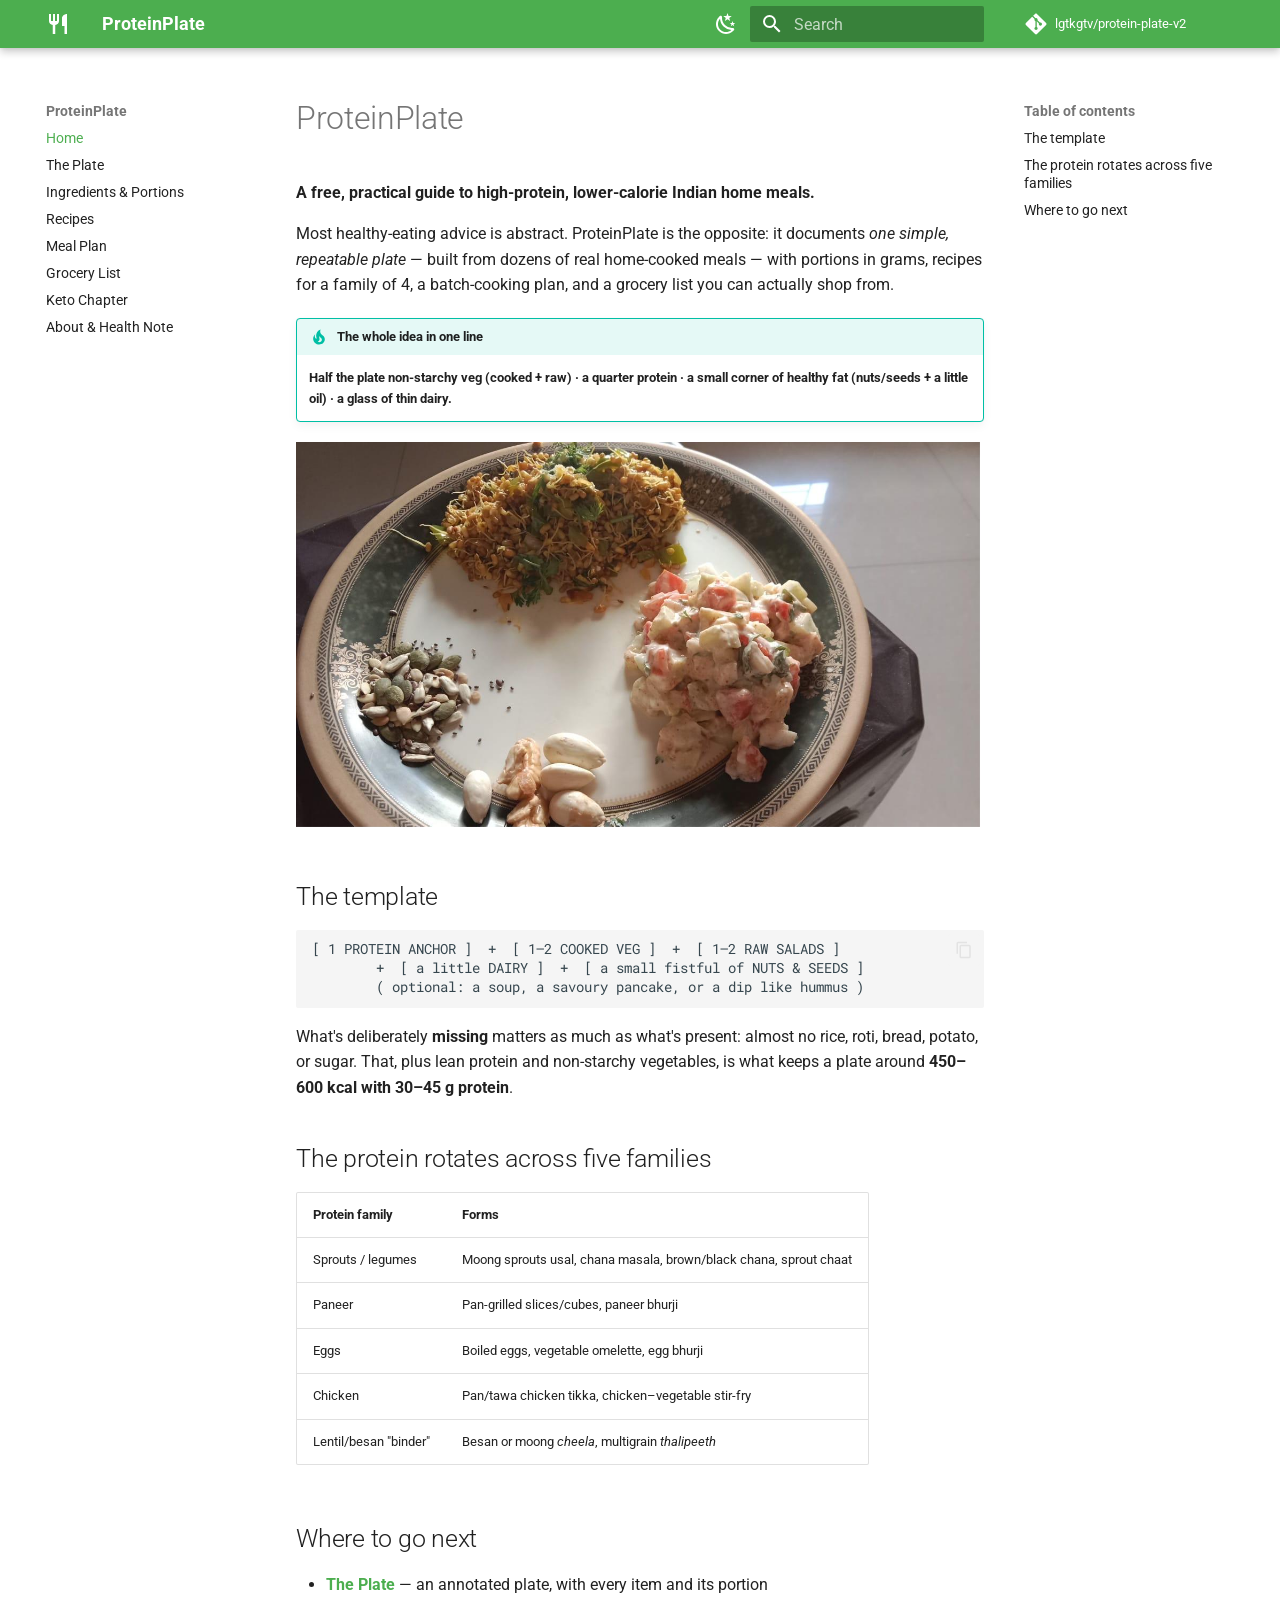
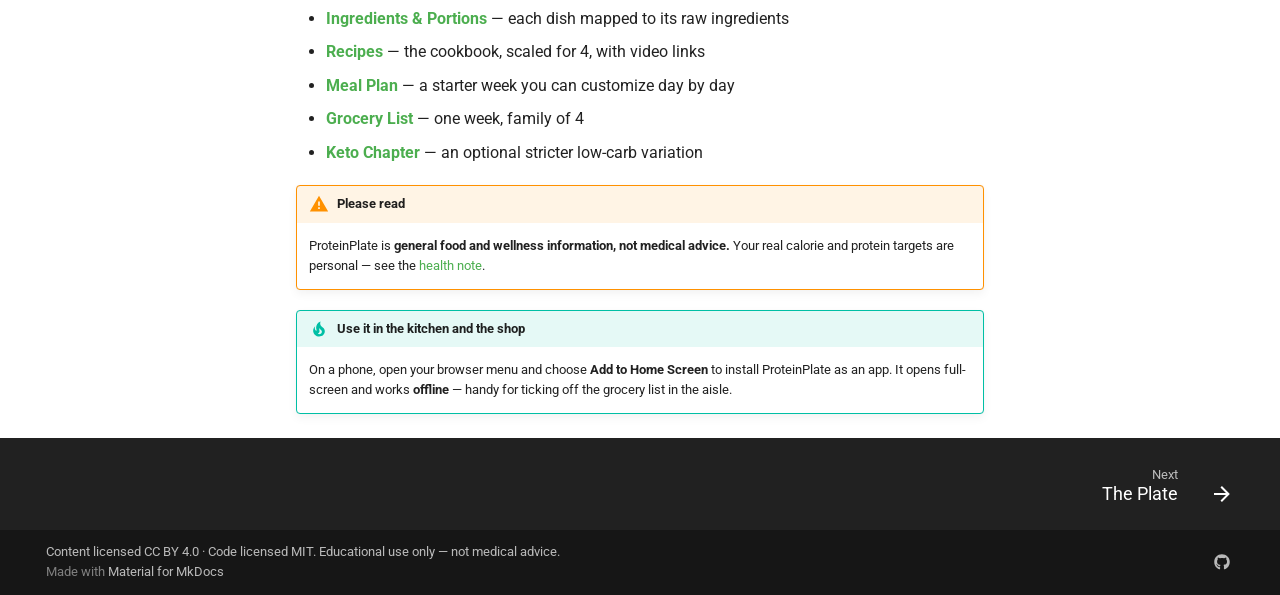
<file: index.html>
<!doctype html>
<html lang="en" class="no-js">
  <head>
    
      <meta charset="utf-8">
      <meta name="viewport" content="width=device-width,initial-scale=1">
      
        <meta name="description" content="A free, open guide to high-protein, lower-calorie Indian home meals — annotated plates, family-of-4 recipes, batch-cooking plans, grocery lists, and a keto chapter. Built for public good.">
      
      
        <meta name="author" content="ProteinPlate contributors">
      
      
        <link rel="canonical" href="https://lgtkgtv.github.io/protein-plate-v2/">
      
      
      
        <link rel="next" href="the-plate/">
      
      
        
      
      
      <link rel="icon" href="assets/images/favicon.png">
      <meta name="generator" content="mkdocs-1.6.1, mkdocs-material-9.7.6">
    
    
      
        <title>ProteinPlate</title>
      
    
    
      <link rel="stylesheet" href="assets/stylesheets/main.484c7ddc.min.css">
      
        
        <link rel="stylesheet" href="assets/stylesheets/palette.ab4e12ef.min.css">
      
      


    
    
      
    
    
      
        
        
        <link rel="preconnect" href="https://fonts.gstatic.com" crossorigin>
        <link rel="stylesheet" href="https://fonts.googleapis.com/css?family=Roboto:300,300i,400,400i,700,700i%7CRoboto+Mono:400,400i,700,700i&display=fallback">
        <style>:root{--md-text-font:"Roboto";--md-code-font:"Roboto Mono"}</style>
      
    
    
      <link rel="stylesheet" href="assets/css/extra.css">
    
    <script>__md_scope=new URL(".",location),__md_hash=e=>[...e].reduce(((e,_)=>(e<<5)-e+_.charCodeAt(0)),0),__md_get=(e,_=localStorage,t=__md_scope)=>JSON.parse(_.getItem(t.pathname+"."+e)),__md_set=(e,_,t=localStorage,a=__md_scope)=>{try{t.setItem(a.pathname+"."+e,JSON.stringify(_))}catch(e){}}</script>
    
      

    
    
  <link rel="manifest" href="./manifest.json">
  <meta name="theme-color" content="#43a047">
  <link rel="apple-touch-icon" href="./assets/icons/icon-192.png">
  <meta name="apple-mobile-web-app-capable" content="yes">
  <meta name="apple-mobile-web-app-status-bar-style" content="default">
  <meta name="apple-mobile-web-app-title" content="ProteinPlate">

  </head>
  
  
    
    
      
    
    
    
    
    <body dir="ltr" data-md-color-scheme="default" data-md-color-primary="green" data-md-color-accent="deep-orange">
  
    
    <input class="md-toggle" data-md-toggle="drawer" type="checkbox" id="__drawer" autocomplete="off">
    <input class="md-toggle" data-md-toggle="search" type="checkbox" id="__search" autocomplete="off">
    <label class="md-overlay" for="__drawer"></label>
    <div data-md-component="skip">
      
        
        <a href="#proteinplate" class="md-skip">
          Skip to content
        </a>
      
    </div>
    <div data-md-component="announce">
      
    </div>
    
    
      

  

<header class="md-header md-header--shadow" data-md-component="header">
  <nav class="md-header__inner md-grid" aria-label="Header">
    <a href="." title="ProteinPlate" class="md-header__button md-logo" aria-label="ProteinPlate" data-md-component="logo">
      
  
  <svg xmlns="http://www.w3.org/2000/svg" viewBox="0 0 24 24"><path d="M11 9H9V2H7v7H5V2H3v7c0 2.12 1.66 3.84 3.75 3.97V22h2.5v-9.03C11.34 12.84 13 11.12 13 9V2h-2zm5-3v8h2.5v8H21V2c-2.76 0-5 2.24-5 4"/></svg>

    </a>
    <label class="md-header__button md-icon" for="__drawer">
      
      <svg xmlns="http://www.w3.org/2000/svg" viewBox="0 0 24 24"><path d="M3 6h18v2H3zm0 5h18v2H3zm0 5h18v2H3z"/></svg>
    </label>
    <div class="md-header__title" data-md-component="header-title">
      <div class="md-header__ellipsis">
        <div class="md-header__topic">
          <span class="md-ellipsis">
            ProteinPlate
          </span>
        </div>
        <div class="md-header__topic" data-md-component="header-topic">
          <span class="md-ellipsis">
            
              Home
            
          </span>
        </div>
      </div>
    </div>
    
      
        <form class="md-header__option" data-md-component="palette">
  
    
    
    
    <input class="md-option" data-md-color-media="(prefers-color-scheme: light)" data-md-color-scheme="default" data-md-color-primary="green" data-md-color-accent="deep-orange"  aria-label="Switch to dark mode"  type="radio" name="__palette" id="__palette_0">
    
      <label class="md-header__button md-icon" title="Switch to dark mode" for="__palette_1" hidden>
        <svg xmlns="http://www.w3.org/2000/svg" viewBox="0 0 24 24"><path d="m17.75 4.09-2.53 1.94.91 3.06-2.63-1.81-2.63 1.81.91-3.06-2.53-1.94L12.44 4l1.06-3 1.06 3zm3.5 6.91-1.64 1.25.59 1.98-1.7-1.17-1.7 1.17.59-1.98L15.75 11l2.06-.05L18.5 9l.69 1.95zm-2.28 4.95c.83-.08 1.72 1.1 1.19 1.85-.32.45-.66.87-1.08 1.27C15.17 23 8.84 23 4.94 19.07c-3.91-3.9-3.91-10.24 0-14.14.4-.4.82-.76 1.27-1.08.75-.53 1.93.36 1.85 1.19-.27 2.86.69 5.83 2.89 8.02a9.96 9.96 0 0 0 8.02 2.89m-1.64 2.02a12.08 12.08 0 0 1-7.8-3.47c-2.17-2.19-3.33-5-3.49-7.82-2.81 3.14-2.7 7.96.31 10.98 3.02 3.01 7.84 3.12 10.98.31"/></svg>
      </label>
    
  
    
    
    
    <input class="md-option" data-md-color-media="(prefers-color-scheme: dark)" data-md-color-scheme="slate" data-md-color-primary="green" data-md-color-accent="deep-orange"  aria-label="Switch to light mode"  type="radio" name="__palette" id="__palette_1">
    
      <label class="md-header__button md-icon" title="Switch to light mode" for="__palette_0" hidden>
        <svg xmlns="http://www.w3.org/2000/svg" viewBox="0 0 24 24"><path d="M12 7a5 5 0 0 1 5 5 5 5 0 0 1-5 5 5 5 0 0 1-5-5 5 5 0 0 1 5-5m0 2a3 3 0 0 0-3 3 3 3 0 0 0 3 3 3 3 0 0 0 3-3 3 3 0 0 0-3-3m0-7 2.39 3.42C13.65 5.15 12.84 5 12 5s-1.65.15-2.39.42zM3.34 7l4.16-.35A7.2 7.2 0 0 0 5.94 8.5c-.44.74-.69 1.5-.83 2.29zm.02 10 1.76-3.77a7.131 7.131 0 0 0 2.38 4.14zM20.65 7l-1.77 3.79a7.02 7.02 0 0 0-2.38-4.15zm-.01 10-4.14.36c.59-.51 1.12-1.14 1.54-1.86.42-.73.69-1.5.83-2.29zM12 22l-2.41-3.44c.74.27 1.55.44 2.41.44.82 0 1.63-.17 2.37-.44z"/></svg>
      </label>
    
  
</form>
      
    
    
      <script>var palette=__md_get("__palette");if(palette&&palette.color){if("(prefers-color-scheme)"===palette.color.media){var media=matchMedia("(prefers-color-scheme: light)"),input=document.querySelector(media.matches?"[data-md-color-media='(prefers-color-scheme: light)']":"[data-md-color-media='(prefers-color-scheme: dark)']");palette.color.media=input.getAttribute("data-md-color-media"),palette.color.scheme=input.getAttribute("data-md-color-scheme"),palette.color.primary=input.getAttribute("data-md-color-primary"),palette.color.accent=input.getAttribute("data-md-color-accent")}for(var[key,value]of Object.entries(palette.color))document.body.setAttribute("data-md-color-"+key,value)}</script>
    
    
    
      
      
        <label class="md-header__button md-icon" for="__search">
          
          <svg xmlns="http://www.w3.org/2000/svg" viewBox="0 0 24 24"><path d="M9.5 3A6.5 6.5 0 0 1 16 9.5c0 1.61-.59 3.09-1.56 4.23l.27.27h.79l5 5-1.5 1.5-5-5v-.79l-.27-.27A6.52 6.52 0 0 1 9.5 16 6.5 6.5 0 0 1 3 9.5 6.5 6.5 0 0 1 9.5 3m0 2C7 5 5 7 5 9.5S7 14 9.5 14 14 12 14 9.5 12 5 9.5 5"/></svg>
        </label>
        <div class="md-search" data-md-component="search" role="dialog">
  <label class="md-search__overlay" for="__search"></label>
  <div class="md-search__inner" role="search">
    <form class="md-search__form" name="search">
      <input type="text" class="md-search__input" name="query" aria-label="Search" placeholder="Search" autocapitalize="off" autocorrect="off" autocomplete="off" spellcheck="false" data-md-component="search-query" required>
      <label class="md-search__icon md-icon" for="__search">
        
        <svg xmlns="http://www.w3.org/2000/svg" viewBox="0 0 24 24"><path d="M9.5 3A6.5 6.5 0 0 1 16 9.5c0 1.61-.59 3.09-1.56 4.23l.27.27h.79l5 5-1.5 1.5-5-5v-.79l-.27-.27A6.52 6.52 0 0 1 9.5 16 6.5 6.5 0 0 1 3 9.5 6.5 6.5 0 0 1 9.5 3m0 2C7 5 5 7 5 9.5S7 14 9.5 14 14 12 14 9.5 12 5 9.5 5"/></svg>
        
        <svg xmlns="http://www.w3.org/2000/svg" viewBox="0 0 24 24"><path d="M20 11v2H8l5.5 5.5-1.42 1.42L4.16 12l7.92-7.92L13.5 5.5 8 11z"/></svg>
      </label>
      <nav class="md-search__options" aria-label="Search">
        
        <button type="reset" class="md-search__icon md-icon" title="Clear" aria-label="Clear" tabindex="-1">
          
          <svg xmlns="http://www.w3.org/2000/svg" viewBox="0 0 24 24"><path d="M19 6.41 17.59 5 12 10.59 6.41 5 5 6.41 10.59 12 5 17.59 6.41 19 12 13.41 17.59 19 19 17.59 13.41 12z"/></svg>
        </button>
      </nav>
      
        <div class="md-search__suggest" data-md-component="search-suggest"></div>
      
    </form>
    <div class="md-search__output">
      <div class="md-search__scrollwrap" tabindex="0" data-md-scrollfix>
        <div class="md-search-result" data-md-component="search-result">
          <div class="md-search-result__meta">
            Initializing search
          </div>
          <ol class="md-search-result__list" role="presentation"></ol>
        </div>
      </div>
    </div>
  </div>
</div>
      
    
    
      <div class="md-header__source">
        <a href="https://github.com/lgtkgtv/protein-plate-v2" title="Go to repository" class="md-source" data-md-component="source">
  <div class="md-source__icon md-icon">
    
    <svg xmlns="http://www.w3.org/2000/svg" viewBox="0 0 448 512"><!--! Font Awesome Free 7.1.0 by @fontawesome - https://fontawesome.com License - https://fontawesome.com/license/free (Icons: CC BY 4.0, Fonts: SIL OFL 1.1, Code: MIT License) Copyright 2025 Fonticons, Inc.--><path d="M439.6 236.1 244 40.5c-5.4-5.5-12.8-8.5-20.4-8.5s-15 3-20.4 8.4L162.5 81l51.5 51.5c27.1-9.1 52.7 16.8 43.4 43.7l49.7 49.7c34.2-11.8 61.2 31 35.5 56.7-26.5 26.5-70.2-2.9-56-37.3L240.3 199v121.9c25.3 12.5 22.3 41.8 9.1 55-6.4 6.4-15.2 10.1-24.3 10.1s-17.8-3.6-24.3-10.1c-17.6-17.6-11.1-46.9 11.2-56v-123c-20.8-8.5-24.6-30.7-18.6-45L142.6 101 8.5 235.1C3 240.6 0 247.9 0 255.5s3 15 8.5 20.4l195.6 195.7c5.4 5.4 12.7 8.4 20.4 8.4s15-3 20.4-8.4l194.7-194.7c5.4-5.4 8.4-12.8 8.4-20.4s-3-15-8.4-20.4"/></svg>
  </div>
  <div class="md-source__repository">
    lgtkgtv/protein-plate-v2
  </div>
</a>
      </div>
    
  </nav>
  
</header>
    
    <div class="md-container" data-md-component="container">
      
      
        
          
        
      
      <main class="md-main" data-md-component="main">
        <div class="md-main__inner md-grid">
          
            
              
              <div class="md-sidebar md-sidebar--primary" data-md-component="sidebar" data-md-type="navigation" >
                <div class="md-sidebar__scrollwrap">
                  <div class="md-sidebar__inner">
                    



<nav class="md-nav md-nav--primary" aria-label="Navigation" data-md-level="0">
  <label class="md-nav__title" for="__drawer">
    <a href="." title="ProteinPlate" class="md-nav__button md-logo" aria-label="ProteinPlate" data-md-component="logo">
      
  
  <svg xmlns="http://www.w3.org/2000/svg" viewBox="0 0 24 24"><path d="M11 9H9V2H7v7H5V2H3v7c0 2.12 1.66 3.84 3.75 3.97V22h2.5v-9.03C11.34 12.84 13 11.12 13 9V2h-2zm5-3v8h2.5v8H21V2c-2.76 0-5 2.24-5 4"/></svg>

    </a>
    ProteinPlate
  </label>
  
    <div class="md-nav__source">
      <a href="https://github.com/lgtkgtv/protein-plate-v2" title="Go to repository" class="md-source" data-md-component="source">
  <div class="md-source__icon md-icon">
    
    <svg xmlns="http://www.w3.org/2000/svg" viewBox="0 0 448 512"><!--! Font Awesome Free 7.1.0 by @fontawesome - https://fontawesome.com License - https://fontawesome.com/license/free (Icons: CC BY 4.0, Fonts: SIL OFL 1.1, Code: MIT License) Copyright 2025 Fonticons, Inc.--><path d="M439.6 236.1 244 40.5c-5.4-5.5-12.8-8.5-20.4-8.5s-15 3-20.4 8.4L162.5 81l51.5 51.5c27.1-9.1 52.7 16.8 43.4 43.7l49.7 49.7c34.2-11.8 61.2 31 35.5 56.7-26.5 26.5-70.2-2.9-56-37.3L240.3 199v121.9c25.3 12.5 22.3 41.8 9.1 55-6.4 6.4-15.2 10.1-24.3 10.1s-17.8-3.6-24.3-10.1c-17.6-17.6-11.1-46.9 11.2-56v-123c-20.8-8.5-24.6-30.7-18.6-45L142.6 101 8.5 235.1C3 240.6 0 247.9 0 255.5s3 15 8.5 20.4l195.6 195.7c5.4 5.4 12.7 8.4 20.4 8.4s15-3 20.4-8.4l194.7-194.7c5.4-5.4 8.4-12.8 8.4-20.4s-3-15-8.4-20.4"/></svg>
  </div>
  <div class="md-source__repository">
    lgtkgtv/protein-plate-v2
  </div>
</a>
    </div>
  
  <ul class="md-nav__list" data-md-scrollfix>
    
      
      
  
  
    
  
  
  
    <li class="md-nav__item md-nav__item--active">
      
      <input class="md-nav__toggle md-toggle" type="checkbox" id="__toc">
      
      
        
      
      
        <label class="md-nav__link md-nav__link--active" for="__toc">
          
  
  
  <span class="md-ellipsis">
    
  
    Home
  

    
  </span>
  
  

          <span class="md-nav__icon md-icon"></span>
        </label>
      
      <a href="." class="md-nav__link md-nav__link--active">
        
  
  
  <span class="md-ellipsis">
    
  
    Home
  

    
  </span>
  
  

      </a>
      
        

<nav class="md-nav md-nav--secondary" aria-label="Table of contents">
  
  
  
    
  
  
    <label class="md-nav__title" for="__toc">
      <span class="md-nav__icon md-icon"></span>
      Table of contents
    </label>
    <ul class="md-nav__list" data-md-component="toc" data-md-scrollfix>
      
        <li class="md-nav__item">
  <a href="#the-template" class="md-nav__link">
    <span class="md-ellipsis">
      
        The template
      
    </span>
  </a>
  
</li>
      
        <li class="md-nav__item">
  <a href="#the-protein-rotates-across-five-families" class="md-nav__link">
    <span class="md-ellipsis">
      
        The protein rotates across five families
      
    </span>
  </a>
  
</li>
      
        <li class="md-nav__item">
  <a href="#where-to-go-next" class="md-nav__link">
    <span class="md-ellipsis">
      
        Where to go next
      
    </span>
  </a>
  
</li>
      
    </ul>
  
</nav>
      
    </li>
  

    
      
      
  
  
  
  
    <li class="md-nav__item">
      <a href="the-plate/" class="md-nav__link">
        
  
  
  <span class="md-ellipsis">
    
  
    The Plate
  

    
  </span>
  
  

      </a>
    </li>
  

    
      
      
  
  
  
  
    <li class="md-nav__item">
      <a href="ingredients/" class="md-nav__link">
        
  
  
  <span class="md-ellipsis">
    
  
    Ingredients & Portions
  

    
  </span>
  
  

      </a>
    </li>
  

    
      
      
  
  
  
  
    <li class="md-nav__item">
      <a href="recipes/" class="md-nav__link">
        
  
  
  <span class="md-ellipsis">
    
  
    Recipes
  

    
  </span>
  
  

      </a>
    </li>
  

    
      
      
  
  
  
  
    <li class="md-nav__item">
      <a href="meal-plan/" class="md-nav__link">
        
  
  
  <span class="md-ellipsis">
    
  
    Meal Plan
  

    
  </span>
  
  

      </a>
    </li>
  

    
      
      
  
  
  
  
    <li class="md-nav__item">
      <a href="grocery-list/" class="md-nav__link">
        
  
  
  <span class="md-ellipsis">
    
  
    Grocery List
  

    
  </span>
  
  

      </a>
    </li>
  

    
      
      
  
  
  
  
    <li class="md-nav__item">
      <a href="keto/" class="md-nav__link">
        
  
  
  <span class="md-ellipsis">
    
  
    Keto Chapter
  

    
  </span>
  
  

      </a>
    </li>
  

    
      
      
  
  
  
  
    <li class="md-nav__item">
      <a href="about/" class="md-nav__link">
        
  
  
  <span class="md-ellipsis">
    
  
    About & Health Note
  

    
  </span>
  
  

      </a>
    </li>
  

    
  </ul>
</nav>
                  </div>
                </div>
              </div>
            
            
              
              <div class="md-sidebar md-sidebar--secondary" data-md-component="sidebar" data-md-type="toc" >
                <div class="md-sidebar__scrollwrap">
                  <div class="md-sidebar__inner">
                    

<nav class="md-nav md-nav--secondary" aria-label="Table of contents">
  
  
  
    
  
  
    <label class="md-nav__title" for="__toc">
      <span class="md-nav__icon md-icon"></span>
      Table of contents
    </label>
    <ul class="md-nav__list" data-md-component="toc" data-md-scrollfix>
      
        <li class="md-nav__item">
  <a href="#the-template" class="md-nav__link">
    <span class="md-ellipsis">
      
        The template
      
    </span>
  </a>
  
</li>
      
        <li class="md-nav__item">
  <a href="#the-protein-rotates-across-five-families" class="md-nav__link">
    <span class="md-ellipsis">
      
        The protein rotates across five families
      
    </span>
  </a>
  
</li>
      
        <li class="md-nav__item">
  <a href="#where-to-go-next" class="md-nav__link">
    <span class="md-ellipsis">
      
        Where to go next
      
    </span>
  </a>
  
</li>
      
    </ul>
  
</nav>
                  </div>
                </div>
              </div>
            
          
          
            <div class="md-content" data-md-component="content">
              
              <article class="md-content__inner md-typeset">
                
                  


  
  


<h1 id="proteinplate">ProteinPlate<a class="headerlink" href="#proteinplate" title="Permanent link">&para;</a></h1>
<p><strong>A free, practical guide to high-protein, lower-calorie Indian home meals.</strong></p>
<p>Most healthy-eating advice is abstract. ProteinPlate is the opposite: it documents <em>one simple, repeatable plate</em> — built from dozens of real home-cooked meals — with portions in grams, recipes for a family of 4, a batch-cooking plan, and a grocery list you can actually shop from.</p>
<div class="admonition tip">
<p class="admonition-title">The whole idea in one line</p>
<p><strong>Half the plate non-starchy veg (cooked + raw) · a quarter protein · a small corner of healthy fat (nuts/seeds + a little oil) · a glass of thin dairy.</strong></p>
</div>
<p><img alt="A textbook ProteinPlate: a protein (sprouts), a curd-vegetable salad, and a corner of nuts and seeds." src="assets/images/01-template-sprouts-curdsalad-nuts.jpeg" /></p>
<h2 id="the-template">The template<a class="headerlink" href="#the-template" title="Permanent link">&para;</a></h2>
<div class="highlight"><pre><span></span><code>[ 1 PROTEIN ANCHOR ]  +  [ 1–2 COOKED VEG ]  +  [ 1–2 RAW SALADS ]
        +  [ a little DAIRY ]  +  [ a small fistful of NUTS &amp; SEEDS ]
        ( optional: a soup, a savoury pancake, or a dip like hummus )
</code></pre></div>
<p>What's deliberately <strong>missing</strong> matters as much as what's present: almost no rice, roti, bread, potato, or sugar. That, plus lean protein and non-starchy vegetables, is what keeps a plate around <strong>450–600 kcal with 30–45 g protein</strong>.</p>
<h2 id="the-protein-rotates-across-five-families">The protein rotates across five families<a class="headerlink" href="#the-protein-rotates-across-five-families" title="Permanent link">&para;</a></h2>
<table>
<thead>
<tr>
<th>Protein family</th>
<th>Forms</th>
</tr>
</thead>
<tbody>
<tr>
<td>Sprouts / legumes</td>
<td>Moong sprouts usal, chana masala, brown/black chana, sprout chaat</td>
</tr>
<tr>
<td>Paneer</td>
<td>Pan-grilled slices/cubes, paneer bhurji</td>
</tr>
<tr>
<td>Eggs</td>
<td>Boiled eggs, vegetable omelette, egg bhurji</td>
</tr>
<tr>
<td>Chicken</td>
<td>Pan/tawa chicken tikka, chicken–vegetable stir-fry</td>
</tr>
<tr>
<td>Lentil/besan "binder"</td>
<td>Besan or moong <em>cheela</em>, multigrain <em>thalipeeth</em></td>
</tr>
</tbody>
</table>
<h2 id="where-to-go-next">Where to go next<a class="headerlink" href="#where-to-go-next" title="Permanent link">&para;</a></h2>
<ul>
<li><strong><a href="the-plate/">The Plate</a></strong> — an annotated plate, with every item and its portion</li>
<li><strong><a href="ingredients/">Ingredients &amp; Portions</a></strong> — each dish mapped to its raw ingredients</li>
<li><strong><a href="recipes/">Recipes</a></strong> — the cookbook, scaled for 4, with video links</li>
<li><strong><a href="meal-plan/">Meal Plan</a></strong> — a starter week you can customize day by day</li>
<li><strong><a href="grocery-list/">Grocery List</a></strong> — one week, family of 4</li>
<li><strong><a href="keto/">Keto Chapter</a></strong> — an optional stricter low-carb variation</li>
</ul>
<div class="admonition warning">
<p class="admonition-title">Please read</p>
<p>ProteinPlate is <strong>general food and wellness information, not medical advice.</strong> Your real calorie and protein targets are personal — see the <a href="about/">health note</a>.</p>
</div>
<div class="admonition tip">
<p class="admonition-title">Use it in the kitchen and the shop</p>
<p>On a phone, open your browser menu and choose <strong>Add to Home Screen</strong> to
install ProteinPlate as an app. It opens full-screen and works <strong>offline</strong> —
handy for ticking off the grocery list in the aisle.</p>
</div>












                
              </article>
            </div>
          
          
<script>var target=document.getElementById(location.hash.slice(1));target&&target.name&&(target.checked=target.name.startsWith("__tabbed_"))</script>
        </div>
        
          <button type="button" class="md-top md-icon" data-md-component="top" hidden>
  
  <svg xmlns="http://www.w3.org/2000/svg" viewBox="0 0 24 24"><path d="M13 20h-2V8l-5.5 5.5-1.42-1.42L12 4.16l7.92 7.92-1.42 1.42L13 8z"/></svg>
  Back to top
</button>
        
      </main>
      
        <footer class="md-footer">
  
    
      
      <nav class="md-footer__inner md-grid" aria-label="Footer" >
        
        
          
          <a href="the-plate/" class="md-footer__link md-footer__link--next" aria-label="Next: The Plate">
            <div class="md-footer__title">
              <span class="md-footer__direction">
                Next
              </span>
              <div class="md-ellipsis">
                The Plate
              </div>
            </div>
            <div class="md-footer__button md-icon">
              
              <svg xmlns="http://www.w3.org/2000/svg" viewBox="0 0 24 24"><path d="M4 11v2h12l-5.5 5.5 1.42 1.42L19.84 12l-7.92-7.92L10.5 5.5 16 11z"/></svg>
            </div>
          </a>
        
      </nav>
    
  
  <div class="md-footer-meta md-typeset">
    <div class="md-footer-meta__inner md-grid">
      <div class="md-copyright">
  
    <div class="md-copyright__highlight">
      Content licensed CC BY 4.0 · Code licensed MIT. Educational use only — not medical advice.
    </div>
  
  
    Made with
    <a href="https://squidfunk.github.io/mkdocs-material/" target="_blank" rel="noopener">
      Material for MkDocs
    </a>
  
</div>
      
        
<div class="md-social">
  
    
    
    
    
      
      
    
    <a href="https://github.com/lgtkgtv/protein-plate-v2" target="_blank" rel="noopener" title="github.com" class="md-social__link">
      <svg xmlns="http://www.w3.org/2000/svg" viewBox="0 0 512 512"><!--! Font Awesome Free 7.1.0 by @fontawesome - https://fontawesome.com License - https://fontawesome.com/license/free (Icons: CC BY 4.0, Fonts: SIL OFL 1.1, Code: MIT License) Copyright 2025 Fonticons, Inc.--><path d="M173.9 397.4c0 2-2.3 3.6-5.2 3.6-3.3.3-5.6-1.3-5.6-3.6 0-2 2.3-3.6 5.2-3.6 3-.3 5.6 1.3 5.6 3.6m-31.1-4.5c-.7 2 1.3 4.3 4.3 4.9 2.6 1 5.6 0 6.2-2s-1.3-4.3-4.3-5.2c-2.6-.7-5.5.3-6.2 2.3m44.2-1.7c-2.9.7-4.9 2.6-4.6 4.9.3 2 2.9 3.3 5.9 2.6 2.9-.7 4.9-2.6 4.6-4.6-.3-1.9-3-3.2-5.9-2.9M252.8 8C114.1 8 8 113.3 8 252c0 110.9 69.8 205.8 169.5 239.2 12.8 2.3 17.3-5.6 17.3-12.1 0-6.2-.3-40.4-.3-61.4 0 0-70 15-84.7-29.8 0 0-11.4-29.1-27.8-36.6 0 0-22.9-15.7 1.6-15.4 0 0 24.9 2 38.6 25.8 21.9 38.6 58.6 27.5 72.9 20.9 2.3-16 8.8-27.1 16-33.7-55.9-6.2-112.3-14.3-112.3-110.5 0-27.5 7.6-41.3 23.6-58.9-2.6-6.5-11.1-33.3 2.6-67.9 20.9-6.5 69 27 69 27 20-5.6 41.5-8.5 62.8-8.5s42.8 2.9 62.8 8.5c0 0 48.1-33.6 69-27 13.7 34.7 5.2 61.4 2.6 67.9 16 17.7 25.8 31.5 25.8 58.9 0 96.5-58.9 104.2-114.8 110.5 9.2 7.9 17 22.9 17 46.4 0 33.7-.3 75.4-.3 83.6 0 6.5 4.6 14.4 17.3 12.1C436.2 457.8 504 362.9 504 252 504 113.3 391.5 8 252.8 8M105.2 352.9c-1.3 1-1 3.3.7 5.2 1.6 1.6 3.9 2.3 5.2 1 1.3-1 1-3.3-.7-5.2-1.6-1.6-3.9-2.3-5.2-1m-10.8-8.1c-.7 1.3.3 2.9 2.3 3.9 1.6 1 3.6.7 4.3-.7.7-1.3-.3-2.9-2.3-3.9-2-.6-3.6-.3-4.3.7m32.4 35.6c-1.6 1.3-1 4.3 1.3 6.2 2.3 2.3 5.2 2.6 6.5 1 1.3-1.3.7-4.3-1.3-6.2-2.2-2.3-5.2-2.6-6.5-1m-11.4-14.7c-1.6 1-1.6 3.6 0 5.9s4.3 3.3 5.6 2.3c1.6-1.3 1.6-3.9 0-6.2-1.4-2.3-4-3.3-5.6-2"/></svg>
    </a>
  
</div>
      
    </div>
  </div>
</footer>
      
    </div>
    <div class="md-dialog" data-md-component="dialog">
      <div class="md-dialog__inner md-typeset"></div>
    </div>
    
    
    
      
      
      <script id="__config" type="application/json">{"annotate": null, "base": ".", "features": ["navigation.instant", "navigation.tracking", "navigation.top", "navigation.footer", "content.code.copy", "toc.follow", "search.suggest", "search.highlight"], "search": "assets/javascripts/workers/search.2c215733.min.js", "tags": null, "translations": {"clipboard.copied": "Copied to clipboard", "clipboard.copy": "Copy to clipboard", "search.result.more.one": "1 more on this page", "search.result.more.other": "# more on this page", "search.result.none": "No matching documents", "search.result.one": "1 matching document", "search.result.other": "# matching documents", "search.result.placeholder": "Type to start searching", "search.result.term.missing": "Missing", "select.version": "Select version"}, "version": null}</script>
    
    
      <script src="assets/javascripts/bundle.79ae519e.min.js"></script>
      
        <script src="assets/js/serving-scaler.js"></script>
      
        <script src="assets/js/grocery-core.js"></script>
      
        <script src="assets/js/grocery.js"></script>
      
        <script src="assets/js/meal-plan.js"></script>
      
        <script src="assets/js/pwa.js"></script>
      
    
  </body>
</html>
</file>
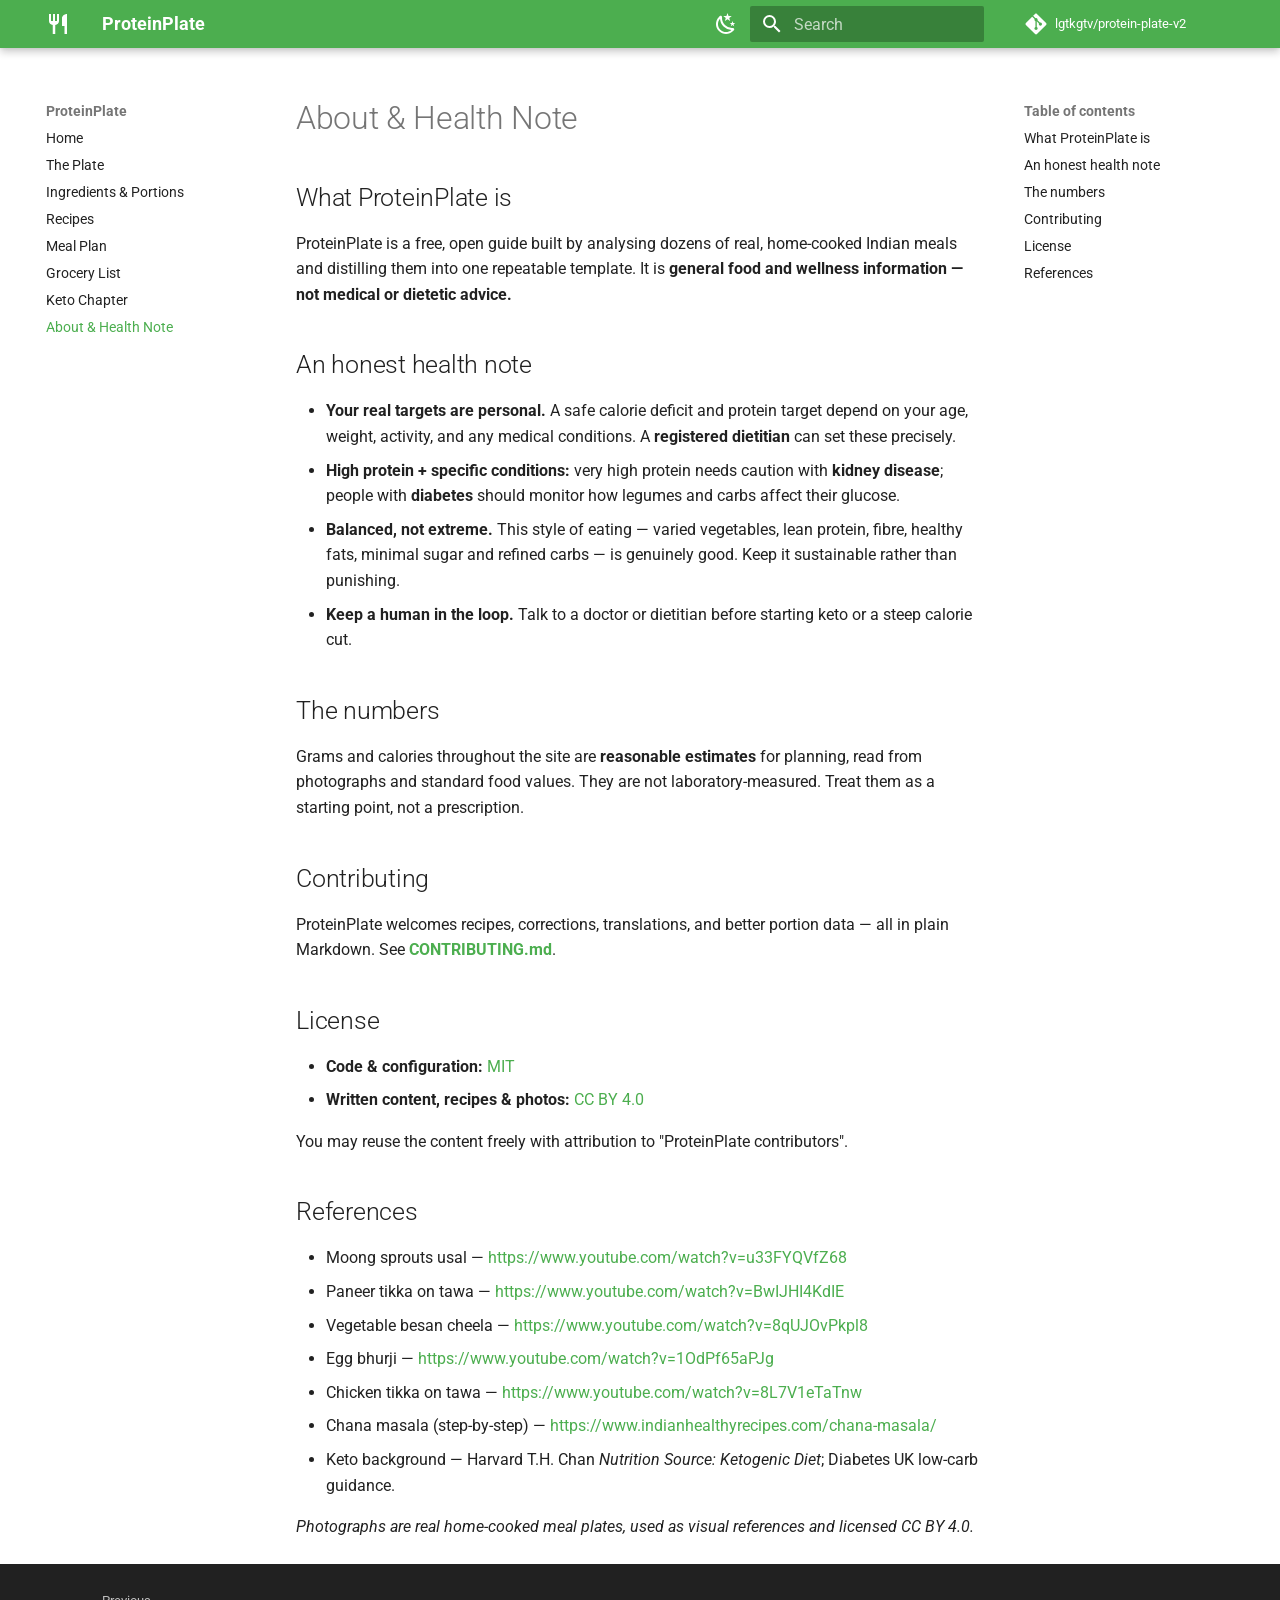
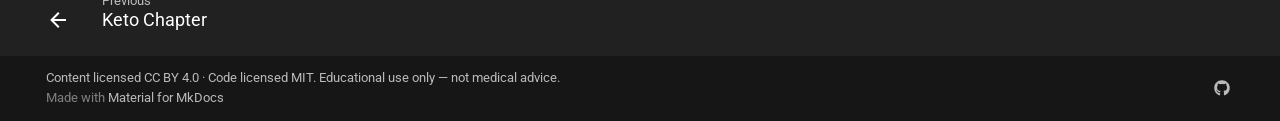
<file: about/index.html>
<!doctype html>
<html lang="en" class="no-js">
  <head>
    
      <meta charset="utf-8">
      <meta name="viewport" content="width=device-width,initial-scale=1">
      
        <meta name="description" content="A free, open guide to high-protein, lower-calorie Indian home meals — annotated plates, family-of-4 recipes, batch-cooking plans, grocery lists, and a keto chapter. Built for public good.">
      
      
        <meta name="author" content="ProteinPlate contributors">
      
      
        <link rel="canonical" href="https://lgtkgtv.github.io/protein-plate-v2/about/">
      
      
        <link rel="prev" href="../keto/">
      
      
      
        
      
      
      <link rel="icon" href="../assets/images/favicon.png">
      <meta name="generator" content="mkdocs-1.6.1, mkdocs-material-9.7.6">
    
    
      
        <title>About & Health Note - ProteinPlate</title>
      
    
    
      <link rel="stylesheet" href="../assets/stylesheets/main.484c7ddc.min.css">
      
        
        <link rel="stylesheet" href="../assets/stylesheets/palette.ab4e12ef.min.css">
      
      


    
    
      
    
    
      
        
        
        <link rel="preconnect" href="https://fonts.gstatic.com" crossorigin>
        <link rel="stylesheet" href="https://fonts.googleapis.com/css?family=Roboto:300,300i,400,400i,700,700i%7CRoboto+Mono:400,400i,700,700i&display=fallback">
        <style>:root{--md-text-font:"Roboto";--md-code-font:"Roboto Mono"}</style>
      
    
    
      <link rel="stylesheet" href="../assets/css/extra.css">
    
    <script>__md_scope=new URL("..",location),__md_hash=e=>[...e].reduce(((e,_)=>(e<<5)-e+_.charCodeAt(0)),0),__md_get=(e,_=localStorage,t=__md_scope)=>JSON.parse(_.getItem(t.pathname+"."+e)),__md_set=(e,_,t=localStorage,a=__md_scope)=>{try{t.setItem(a.pathname+"."+e,JSON.stringify(_))}catch(e){}}</script>
    
      

    
    
  <link rel="manifest" href="../manifest.json">
  <meta name="theme-color" content="#43a047">
  <link rel="apple-touch-icon" href="../assets/icons/icon-192.png">
  <meta name="apple-mobile-web-app-capable" content="yes">
  <meta name="apple-mobile-web-app-status-bar-style" content="default">
  <meta name="apple-mobile-web-app-title" content="ProteinPlate">

  </head>
  
  
    
    
      
    
    
    
    
    <body dir="ltr" data-md-color-scheme="default" data-md-color-primary="green" data-md-color-accent="deep-orange">
  
    
    <input class="md-toggle" data-md-toggle="drawer" type="checkbox" id="__drawer" autocomplete="off">
    <input class="md-toggle" data-md-toggle="search" type="checkbox" id="__search" autocomplete="off">
    <label class="md-overlay" for="__drawer"></label>
    <div data-md-component="skip">
      
        
        <a href="#about-health-note" class="md-skip">
          Skip to content
        </a>
      
    </div>
    <div data-md-component="announce">
      
    </div>
    
    
      

  

<header class="md-header md-header--shadow" data-md-component="header">
  <nav class="md-header__inner md-grid" aria-label="Header">
    <a href=".." title="ProteinPlate" class="md-header__button md-logo" aria-label="ProteinPlate" data-md-component="logo">
      
  
  <svg xmlns="http://www.w3.org/2000/svg" viewBox="0 0 24 24"><path d="M11 9H9V2H7v7H5V2H3v7c0 2.12 1.66 3.84 3.75 3.97V22h2.5v-9.03C11.34 12.84 13 11.12 13 9V2h-2zm5-3v8h2.5v8H21V2c-2.76 0-5 2.24-5 4"/></svg>

    </a>
    <label class="md-header__button md-icon" for="__drawer">
      
      <svg xmlns="http://www.w3.org/2000/svg" viewBox="0 0 24 24"><path d="M3 6h18v2H3zm0 5h18v2H3zm0 5h18v2H3z"/></svg>
    </label>
    <div class="md-header__title" data-md-component="header-title">
      <div class="md-header__ellipsis">
        <div class="md-header__topic">
          <span class="md-ellipsis">
            ProteinPlate
          </span>
        </div>
        <div class="md-header__topic" data-md-component="header-topic">
          <span class="md-ellipsis">
            
              About & Health Note
            
          </span>
        </div>
      </div>
    </div>
    
      
        <form class="md-header__option" data-md-component="palette">
  
    
    
    
    <input class="md-option" data-md-color-media="(prefers-color-scheme: light)" data-md-color-scheme="default" data-md-color-primary="green" data-md-color-accent="deep-orange"  aria-label="Switch to dark mode"  type="radio" name="__palette" id="__palette_0">
    
      <label class="md-header__button md-icon" title="Switch to dark mode" for="__palette_1" hidden>
        <svg xmlns="http://www.w3.org/2000/svg" viewBox="0 0 24 24"><path d="m17.75 4.09-2.53 1.94.91 3.06-2.63-1.81-2.63 1.81.91-3.06-2.53-1.94L12.44 4l1.06-3 1.06 3zm3.5 6.91-1.64 1.25.59 1.98-1.7-1.17-1.7 1.17.59-1.98L15.75 11l2.06-.05L18.5 9l.69 1.95zm-2.28 4.95c.83-.08 1.72 1.1 1.19 1.85-.32.45-.66.87-1.08 1.27C15.17 23 8.84 23 4.94 19.07c-3.91-3.9-3.91-10.24 0-14.14.4-.4.82-.76 1.27-1.08.75-.53 1.93.36 1.85 1.19-.27 2.86.69 5.83 2.89 8.02a9.96 9.96 0 0 0 8.02 2.89m-1.64 2.02a12.08 12.08 0 0 1-7.8-3.47c-2.17-2.19-3.33-5-3.49-7.82-2.81 3.14-2.7 7.96.31 10.98 3.02 3.01 7.84 3.12 10.98.31"/></svg>
      </label>
    
  
    
    
    
    <input class="md-option" data-md-color-media="(prefers-color-scheme: dark)" data-md-color-scheme="slate" data-md-color-primary="green" data-md-color-accent="deep-orange"  aria-label="Switch to light mode"  type="radio" name="__palette" id="__palette_1">
    
      <label class="md-header__button md-icon" title="Switch to light mode" for="__palette_0" hidden>
        <svg xmlns="http://www.w3.org/2000/svg" viewBox="0 0 24 24"><path d="M12 7a5 5 0 0 1 5 5 5 5 0 0 1-5 5 5 5 0 0 1-5-5 5 5 0 0 1 5-5m0 2a3 3 0 0 0-3 3 3 3 0 0 0 3 3 3 3 0 0 0 3-3 3 3 0 0 0-3-3m0-7 2.39 3.42C13.65 5.15 12.84 5 12 5s-1.65.15-2.39.42zM3.34 7l4.16-.35A7.2 7.2 0 0 0 5.94 8.5c-.44.74-.69 1.5-.83 2.29zm.02 10 1.76-3.77a7.131 7.131 0 0 0 2.38 4.14zM20.65 7l-1.77 3.79a7.02 7.02 0 0 0-2.38-4.15zm-.01 10-4.14.36c.59-.51 1.12-1.14 1.54-1.86.42-.73.69-1.5.83-2.29zM12 22l-2.41-3.44c.74.27 1.55.44 2.41.44.82 0 1.63-.17 2.37-.44z"/></svg>
      </label>
    
  
</form>
      
    
    
      <script>var palette=__md_get("__palette");if(palette&&palette.color){if("(prefers-color-scheme)"===palette.color.media){var media=matchMedia("(prefers-color-scheme: light)"),input=document.querySelector(media.matches?"[data-md-color-media='(prefers-color-scheme: light)']":"[data-md-color-media='(prefers-color-scheme: dark)']");palette.color.media=input.getAttribute("data-md-color-media"),palette.color.scheme=input.getAttribute("data-md-color-scheme"),palette.color.primary=input.getAttribute("data-md-color-primary"),palette.color.accent=input.getAttribute("data-md-color-accent")}for(var[key,value]of Object.entries(palette.color))document.body.setAttribute("data-md-color-"+key,value)}</script>
    
    
    
      
      
        <label class="md-header__button md-icon" for="__search">
          
          <svg xmlns="http://www.w3.org/2000/svg" viewBox="0 0 24 24"><path d="M9.5 3A6.5 6.5 0 0 1 16 9.5c0 1.61-.59 3.09-1.56 4.23l.27.27h.79l5 5-1.5 1.5-5-5v-.79l-.27-.27A6.52 6.52 0 0 1 9.5 16 6.5 6.5 0 0 1 3 9.5 6.5 6.5 0 0 1 9.5 3m0 2C7 5 5 7 5 9.5S7 14 9.5 14 14 12 14 9.5 12 5 9.5 5"/></svg>
        </label>
        <div class="md-search" data-md-component="search" role="dialog">
  <label class="md-search__overlay" for="__search"></label>
  <div class="md-search__inner" role="search">
    <form class="md-search__form" name="search">
      <input type="text" class="md-search__input" name="query" aria-label="Search" placeholder="Search" autocapitalize="off" autocorrect="off" autocomplete="off" spellcheck="false" data-md-component="search-query" required>
      <label class="md-search__icon md-icon" for="__search">
        
        <svg xmlns="http://www.w3.org/2000/svg" viewBox="0 0 24 24"><path d="M9.5 3A6.5 6.5 0 0 1 16 9.5c0 1.61-.59 3.09-1.56 4.23l.27.27h.79l5 5-1.5 1.5-5-5v-.79l-.27-.27A6.52 6.52 0 0 1 9.5 16 6.5 6.5 0 0 1 3 9.5 6.5 6.5 0 0 1 9.5 3m0 2C7 5 5 7 5 9.5S7 14 9.5 14 14 12 14 9.5 12 5 9.5 5"/></svg>
        
        <svg xmlns="http://www.w3.org/2000/svg" viewBox="0 0 24 24"><path d="M20 11v2H8l5.5 5.5-1.42 1.42L4.16 12l7.92-7.92L13.5 5.5 8 11z"/></svg>
      </label>
      <nav class="md-search__options" aria-label="Search">
        
        <button type="reset" class="md-search__icon md-icon" title="Clear" aria-label="Clear" tabindex="-1">
          
          <svg xmlns="http://www.w3.org/2000/svg" viewBox="0 0 24 24"><path d="M19 6.41 17.59 5 12 10.59 6.41 5 5 6.41 10.59 12 5 17.59 6.41 19 12 13.41 17.59 19 19 17.59 13.41 12z"/></svg>
        </button>
      </nav>
      
        <div class="md-search__suggest" data-md-component="search-suggest"></div>
      
    </form>
    <div class="md-search__output">
      <div class="md-search__scrollwrap" tabindex="0" data-md-scrollfix>
        <div class="md-search-result" data-md-component="search-result">
          <div class="md-search-result__meta">
            Initializing search
          </div>
          <ol class="md-search-result__list" role="presentation"></ol>
        </div>
      </div>
    </div>
  </div>
</div>
      
    
    
      <div class="md-header__source">
        <a href="https://github.com/lgtkgtv/protein-plate-v2" title="Go to repository" class="md-source" data-md-component="source">
  <div class="md-source__icon md-icon">
    
    <svg xmlns="http://www.w3.org/2000/svg" viewBox="0 0 448 512"><!--! Font Awesome Free 7.1.0 by @fontawesome - https://fontawesome.com License - https://fontawesome.com/license/free (Icons: CC BY 4.0, Fonts: SIL OFL 1.1, Code: MIT License) Copyright 2025 Fonticons, Inc.--><path d="M439.6 236.1 244 40.5c-5.4-5.5-12.8-8.5-20.4-8.5s-15 3-20.4 8.4L162.5 81l51.5 51.5c27.1-9.1 52.7 16.8 43.4 43.7l49.7 49.7c34.2-11.8 61.2 31 35.5 56.7-26.5 26.5-70.2-2.9-56-37.3L240.3 199v121.9c25.3 12.5 22.3 41.8 9.1 55-6.4 6.4-15.2 10.1-24.3 10.1s-17.8-3.6-24.3-10.1c-17.6-17.6-11.1-46.9 11.2-56v-123c-20.8-8.5-24.6-30.7-18.6-45L142.6 101 8.5 235.1C3 240.6 0 247.9 0 255.5s3 15 8.5 20.4l195.6 195.7c5.4 5.4 12.7 8.4 20.4 8.4s15-3 20.4-8.4l194.7-194.7c5.4-5.4 8.4-12.8 8.4-20.4s-3-15-8.4-20.4"/></svg>
  </div>
  <div class="md-source__repository">
    lgtkgtv/protein-plate-v2
  </div>
</a>
      </div>
    
  </nav>
  
</header>
    
    <div class="md-container" data-md-component="container">
      
      
        
          
        
      
      <main class="md-main" data-md-component="main">
        <div class="md-main__inner md-grid">
          
            
              
              <div class="md-sidebar md-sidebar--primary" data-md-component="sidebar" data-md-type="navigation" >
                <div class="md-sidebar__scrollwrap">
                  <div class="md-sidebar__inner">
                    



<nav class="md-nav md-nav--primary" aria-label="Navigation" data-md-level="0">
  <label class="md-nav__title" for="__drawer">
    <a href=".." title="ProteinPlate" class="md-nav__button md-logo" aria-label="ProteinPlate" data-md-component="logo">
      
  
  <svg xmlns="http://www.w3.org/2000/svg" viewBox="0 0 24 24"><path d="M11 9H9V2H7v7H5V2H3v7c0 2.12 1.66 3.84 3.75 3.97V22h2.5v-9.03C11.34 12.84 13 11.12 13 9V2h-2zm5-3v8h2.5v8H21V2c-2.76 0-5 2.24-5 4"/></svg>

    </a>
    ProteinPlate
  </label>
  
    <div class="md-nav__source">
      <a href="https://github.com/lgtkgtv/protein-plate-v2" title="Go to repository" class="md-source" data-md-component="source">
  <div class="md-source__icon md-icon">
    
    <svg xmlns="http://www.w3.org/2000/svg" viewBox="0 0 448 512"><!--! Font Awesome Free 7.1.0 by @fontawesome - https://fontawesome.com License - https://fontawesome.com/license/free (Icons: CC BY 4.0, Fonts: SIL OFL 1.1, Code: MIT License) Copyright 2025 Fonticons, Inc.--><path d="M439.6 236.1 244 40.5c-5.4-5.5-12.8-8.5-20.4-8.5s-15 3-20.4 8.4L162.5 81l51.5 51.5c27.1-9.1 52.7 16.8 43.4 43.7l49.7 49.7c34.2-11.8 61.2 31 35.5 56.7-26.5 26.5-70.2-2.9-56-37.3L240.3 199v121.9c25.3 12.5 22.3 41.8 9.1 55-6.4 6.4-15.2 10.1-24.3 10.1s-17.8-3.6-24.3-10.1c-17.6-17.6-11.1-46.9 11.2-56v-123c-20.8-8.5-24.6-30.7-18.6-45L142.6 101 8.5 235.1C3 240.6 0 247.9 0 255.5s3 15 8.5 20.4l195.6 195.7c5.4 5.4 12.7 8.4 20.4 8.4s15-3 20.4-8.4l194.7-194.7c5.4-5.4 8.4-12.8 8.4-20.4s-3-15-8.4-20.4"/></svg>
  </div>
  <div class="md-source__repository">
    lgtkgtv/protein-plate-v2
  </div>
</a>
    </div>
  
  <ul class="md-nav__list" data-md-scrollfix>
    
      
      
  
  
  
  
    <li class="md-nav__item">
      <a href=".." class="md-nav__link">
        
  
  
  <span class="md-ellipsis">
    
  
    Home
  

    
  </span>
  
  

      </a>
    </li>
  

    
      
      
  
  
  
  
    <li class="md-nav__item">
      <a href="../the-plate/" class="md-nav__link">
        
  
  
  <span class="md-ellipsis">
    
  
    The Plate
  

    
  </span>
  
  

      </a>
    </li>
  

    
      
      
  
  
  
  
    <li class="md-nav__item">
      <a href="../ingredients/" class="md-nav__link">
        
  
  
  <span class="md-ellipsis">
    
  
    Ingredients & Portions
  

    
  </span>
  
  

      </a>
    </li>
  

    
      
      
  
  
  
  
    <li class="md-nav__item">
      <a href="../recipes/" class="md-nav__link">
        
  
  
  <span class="md-ellipsis">
    
  
    Recipes
  

    
  </span>
  
  

      </a>
    </li>
  

    
      
      
  
  
  
  
    <li class="md-nav__item">
      <a href="../meal-plan/" class="md-nav__link">
        
  
  
  <span class="md-ellipsis">
    
  
    Meal Plan
  

    
  </span>
  
  

      </a>
    </li>
  

    
      
      
  
  
  
  
    <li class="md-nav__item">
      <a href="../grocery-list/" class="md-nav__link">
        
  
  
  <span class="md-ellipsis">
    
  
    Grocery List
  

    
  </span>
  
  

      </a>
    </li>
  

    
      
      
  
  
  
  
    <li class="md-nav__item">
      <a href="../keto/" class="md-nav__link">
        
  
  
  <span class="md-ellipsis">
    
  
    Keto Chapter
  

    
  </span>
  
  

      </a>
    </li>
  

    
      
      
  
  
    
  
  
  
    <li class="md-nav__item md-nav__item--active">
      
      <input class="md-nav__toggle md-toggle" type="checkbox" id="__toc">
      
      
        
      
      
        <label class="md-nav__link md-nav__link--active" for="__toc">
          
  
  
  <span class="md-ellipsis">
    
  
    About & Health Note
  

    
  </span>
  
  

          <span class="md-nav__icon md-icon"></span>
        </label>
      
      <a href="./" class="md-nav__link md-nav__link--active">
        
  
  
  <span class="md-ellipsis">
    
  
    About & Health Note
  

    
  </span>
  
  

      </a>
      
        

<nav class="md-nav md-nav--secondary" aria-label="Table of contents">
  
  
  
    
  
  
    <label class="md-nav__title" for="__toc">
      <span class="md-nav__icon md-icon"></span>
      Table of contents
    </label>
    <ul class="md-nav__list" data-md-component="toc" data-md-scrollfix>
      
        <li class="md-nav__item">
  <a href="#what-proteinplate-is" class="md-nav__link">
    <span class="md-ellipsis">
      
        What ProteinPlate is
      
    </span>
  </a>
  
</li>
      
        <li class="md-nav__item">
  <a href="#an-honest-health-note" class="md-nav__link">
    <span class="md-ellipsis">
      
        An honest health note
      
    </span>
  </a>
  
</li>
      
        <li class="md-nav__item">
  <a href="#the-numbers" class="md-nav__link">
    <span class="md-ellipsis">
      
        The numbers
      
    </span>
  </a>
  
</li>
      
        <li class="md-nav__item">
  <a href="#contributing" class="md-nav__link">
    <span class="md-ellipsis">
      
        Contributing
      
    </span>
  </a>
  
</li>
      
        <li class="md-nav__item">
  <a href="#license" class="md-nav__link">
    <span class="md-ellipsis">
      
        License
      
    </span>
  </a>
  
</li>
      
        <li class="md-nav__item">
  <a href="#references" class="md-nav__link">
    <span class="md-ellipsis">
      
        References
      
    </span>
  </a>
  
</li>
      
    </ul>
  
</nav>
      
    </li>
  

    
  </ul>
</nav>
                  </div>
                </div>
              </div>
            
            
              
              <div class="md-sidebar md-sidebar--secondary" data-md-component="sidebar" data-md-type="toc" >
                <div class="md-sidebar__scrollwrap">
                  <div class="md-sidebar__inner">
                    

<nav class="md-nav md-nav--secondary" aria-label="Table of contents">
  
  
  
    
  
  
    <label class="md-nav__title" for="__toc">
      <span class="md-nav__icon md-icon"></span>
      Table of contents
    </label>
    <ul class="md-nav__list" data-md-component="toc" data-md-scrollfix>
      
        <li class="md-nav__item">
  <a href="#what-proteinplate-is" class="md-nav__link">
    <span class="md-ellipsis">
      
        What ProteinPlate is
      
    </span>
  </a>
  
</li>
      
        <li class="md-nav__item">
  <a href="#an-honest-health-note" class="md-nav__link">
    <span class="md-ellipsis">
      
        An honest health note
      
    </span>
  </a>
  
</li>
      
        <li class="md-nav__item">
  <a href="#the-numbers" class="md-nav__link">
    <span class="md-ellipsis">
      
        The numbers
      
    </span>
  </a>
  
</li>
      
        <li class="md-nav__item">
  <a href="#contributing" class="md-nav__link">
    <span class="md-ellipsis">
      
        Contributing
      
    </span>
  </a>
  
</li>
      
        <li class="md-nav__item">
  <a href="#license" class="md-nav__link">
    <span class="md-ellipsis">
      
        License
      
    </span>
  </a>
  
</li>
      
        <li class="md-nav__item">
  <a href="#references" class="md-nav__link">
    <span class="md-ellipsis">
      
        References
      
    </span>
  </a>
  
</li>
      
    </ul>
  
</nav>
                  </div>
                </div>
              </div>
            
          
          
            <div class="md-content" data-md-component="content">
              
              <article class="md-content__inner md-typeset">
                
                  


  
  


<h1 id="about-health-note">About &amp; Health Note<a class="headerlink" href="#about-health-note" title="Permanent link">&para;</a></h1>
<h2 id="what-proteinplate-is">What ProteinPlate is<a class="headerlink" href="#what-proteinplate-is" title="Permanent link">&para;</a></h2>
<p>ProteinPlate is a free, open guide built by analysing dozens of real, home-cooked Indian meals and distilling them into one repeatable template. It is <strong>general food and wellness information — not medical or dietetic advice.</strong></p>
<h2 id="an-honest-health-note">An honest health note<a class="headerlink" href="#an-honest-health-note" title="Permanent link">&para;</a></h2>
<ul>
<li><strong>Your real targets are personal.</strong> A safe calorie deficit and protein target depend on your age, weight, activity, and any medical conditions. A <strong>registered dietitian</strong> can set these precisely.</li>
<li><strong>High protein + specific conditions:</strong> very high protein needs caution with <strong>kidney disease</strong>; people with <strong>diabetes</strong> should monitor how legumes and carbs affect their glucose.</li>
<li><strong>Balanced, not extreme.</strong> This style of eating — varied vegetables, lean protein, fibre, healthy fats, minimal sugar and refined carbs — is genuinely good. Keep it sustainable rather than punishing.</li>
<li><strong>Keep a human in the loop.</strong> Talk to a doctor or dietitian before starting keto or a steep calorie cut.</li>
</ul>
<h2 id="the-numbers">The numbers<a class="headerlink" href="#the-numbers" title="Permanent link">&para;</a></h2>
<p>Grams and calories throughout the site are <strong>reasonable estimates</strong> for planning, read from photographs and standard food values. They are not laboratory-measured. Treat them as a starting point, not a prescription.</p>
<h2 id="contributing">Contributing<a class="headerlink" href="#contributing" title="Permanent link">&para;</a></h2>
<p>ProteinPlate welcomes recipes, corrections, translations, and better portion data — all in plain Markdown. See <strong><a href="https://github.com/lgtkgtv/protein-plate/blob/main/CONTRIBUTING.md">CONTRIBUTING.md</a></strong>.</p>
<h2 id="license">License<a class="headerlink" href="#license" title="Permanent link">&para;</a></h2>
<ul>
<li><strong>Code &amp; configuration:</strong> <a href="https://github.com/lgtkgtv/protein-plate/blob/main/LICENSE">MIT</a></li>
<li><strong>Written content, recipes &amp; photos:</strong> <a href="https://github.com/lgtkgtv/protein-plate/blob/main/LICENSE-CONTENT">CC BY 4.0</a></li>
</ul>
<p>You may reuse the content freely with attribution to "ProteinPlate contributors".</p>
<h2 id="references">References<a class="headerlink" href="#references" title="Permanent link">&para;</a></h2>
<ul>
<li>Moong sprouts usal — <a href="https://www.youtube.com/watch?v=u33FYQVfZ68">https://www.youtube.com/watch?v=u33FYQVfZ68</a></li>
<li>Paneer tikka on tawa — <a href="https://www.youtube.com/watch?v=BwIJHI4KdIE">https://www.youtube.com/watch?v=BwIJHI4KdIE</a></li>
<li>Vegetable besan cheela — <a href="https://www.youtube.com/watch?v=8qUJOvPkpl8">https://www.youtube.com/watch?v=8qUJOvPkpl8</a></li>
<li>Egg bhurji — <a href="https://www.youtube.com/watch?v=1OdPf65aPJg">https://www.youtube.com/watch?v=1OdPf65aPJg</a></li>
<li>Chicken tikka on tawa — <a href="https://www.youtube.com/watch?v=8L7V1eTaTnw">https://www.youtube.com/watch?v=8L7V1eTaTnw</a></li>
<li>Chana masala (step-by-step) — <a href="https://www.indianhealthyrecipes.com/chana-masala/">https://www.indianhealthyrecipes.com/chana-masala/</a></li>
<li>Keto background — Harvard T.H. Chan <em>Nutrition Source: Ketogenic Diet</em>; Diabetes UK low-carb guidance.</li>
</ul>
<p><em>Photographs are real home-cooked meal plates, used as visual references and licensed CC BY 4.0.</em></p>












                
              </article>
            </div>
          
          
<script>var target=document.getElementById(location.hash.slice(1));target&&target.name&&(target.checked=target.name.startsWith("__tabbed_"))</script>
        </div>
        
          <button type="button" class="md-top md-icon" data-md-component="top" hidden>
  
  <svg xmlns="http://www.w3.org/2000/svg" viewBox="0 0 24 24"><path d="M13 20h-2V8l-5.5 5.5-1.42-1.42L12 4.16l7.92 7.92-1.42 1.42L13 8z"/></svg>
  Back to top
</button>
        
      </main>
      
        <footer class="md-footer">
  
    
      
      <nav class="md-footer__inner md-grid" aria-label="Footer" >
        
          
          <a href="../keto/" class="md-footer__link md-footer__link--prev" aria-label="Previous: Keto Chapter">
            <div class="md-footer__button md-icon">
              
              <svg xmlns="http://www.w3.org/2000/svg" viewBox="0 0 24 24"><path d="M20 11v2H8l5.5 5.5-1.42 1.42L4.16 12l7.92-7.92L13.5 5.5 8 11z"/></svg>
            </div>
            <div class="md-footer__title">
              <span class="md-footer__direction">
                Previous
              </span>
              <div class="md-ellipsis">
                Keto Chapter
              </div>
            </div>
          </a>
        
        
      </nav>
    
  
  <div class="md-footer-meta md-typeset">
    <div class="md-footer-meta__inner md-grid">
      <div class="md-copyright">
  
    <div class="md-copyright__highlight">
      Content licensed CC BY 4.0 · Code licensed MIT. Educational use only — not medical advice.
    </div>
  
  
    Made with
    <a href="https://squidfunk.github.io/mkdocs-material/" target="_blank" rel="noopener">
      Material for MkDocs
    </a>
  
</div>
      
        
<div class="md-social">
  
    
    
    
    
      
      
    
    <a href="https://github.com/lgtkgtv/protein-plate-v2" target="_blank" rel="noopener" title="github.com" class="md-social__link">
      <svg xmlns="http://www.w3.org/2000/svg" viewBox="0 0 512 512"><!--! Font Awesome Free 7.1.0 by @fontawesome - https://fontawesome.com License - https://fontawesome.com/license/free (Icons: CC BY 4.0, Fonts: SIL OFL 1.1, Code: MIT License) Copyright 2025 Fonticons, Inc.--><path d="M173.9 397.4c0 2-2.3 3.6-5.2 3.6-3.3.3-5.6-1.3-5.6-3.6 0-2 2.3-3.6 5.2-3.6 3-.3 5.6 1.3 5.6 3.6m-31.1-4.5c-.7 2 1.3 4.3 4.3 4.9 2.6 1 5.6 0 6.2-2s-1.3-4.3-4.3-5.2c-2.6-.7-5.5.3-6.2 2.3m44.2-1.7c-2.9.7-4.9 2.6-4.6 4.9.3 2 2.9 3.3 5.9 2.6 2.9-.7 4.9-2.6 4.6-4.6-.3-1.9-3-3.2-5.9-2.9M252.8 8C114.1 8 8 113.3 8 252c0 110.9 69.8 205.8 169.5 239.2 12.8 2.3 17.3-5.6 17.3-12.1 0-6.2-.3-40.4-.3-61.4 0 0-70 15-84.7-29.8 0 0-11.4-29.1-27.8-36.6 0 0-22.9-15.7 1.6-15.4 0 0 24.9 2 38.6 25.8 21.9 38.6 58.6 27.5 72.9 20.9 2.3-16 8.8-27.1 16-33.7-55.9-6.2-112.3-14.3-112.3-110.5 0-27.5 7.6-41.3 23.6-58.9-2.6-6.5-11.1-33.3 2.6-67.9 20.9-6.5 69 27 69 27 20-5.6 41.5-8.5 62.8-8.5s42.8 2.9 62.8 8.5c0 0 48.1-33.6 69-27 13.7 34.7 5.2 61.4 2.6 67.9 16 17.7 25.8 31.5 25.8 58.9 0 96.5-58.9 104.2-114.8 110.5 9.2 7.9 17 22.9 17 46.4 0 33.7-.3 75.4-.3 83.6 0 6.5 4.6 14.4 17.3 12.1C436.2 457.8 504 362.9 504 252 504 113.3 391.5 8 252.8 8M105.2 352.9c-1.3 1-1 3.3.7 5.2 1.6 1.6 3.9 2.3 5.2 1 1.3-1 1-3.3-.7-5.2-1.6-1.6-3.9-2.3-5.2-1m-10.8-8.1c-.7 1.3.3 2.9 2.3 3.9 1.6 1 3.6.7 4.3-.7.7-1.3-.3-2.9-2.3-3.9-2-.6-3.6-.3-4.3.7m32.4 35.6c-1.6 1.3-1 4.3 1.3 6.2 2.3 2.3 5.2 2.6 6.5 1 1.3-1.3.7-4.3-1.3-6.2-2.2-2.3-5.2-2.6-6.5-1m-11.4-14.7c-1.6 1-1.6 3.6 0 5.9s4.3 3.3 5.6 2.3c1.6-1.3 1.6-3.9 0-6.2-1.4-2.3-4-3.3-5.6-2"/></svg>
    </a>
  
</div>
      
    </div>
  </div>
</footer>
      
    </div>
    <div class="md-dialog" data-md-component="dialog">
      <div class="md-dialog__inner md-typeset"></div>
    </div>
    
    
    
      
      
      <script id="__config" type="application/json">{"annotate": null, "base": "..", "features": ["navigation.instant", "navigation.tracking", "navigation.top", "navigation.footer", "content.code.copy", "toc.follow", "search.suggest", "search.highlight"], "search": "../assets/javascripts/workers/search.2c215733.min.js", "tags": null, "translations": {"clipboard.copied": "Copied to clipboard", "clipboard.copy": "Copy to clipboard", "search.result.more.one": "1 more on this page", "search.result.more.other": "# more on this page", "search.result.none": "No matching documents", "search.result.one": "1 matching document", "search.result.other": "# matching documents", "search.result.placeholder": "Type to start searching", "search.result.term.missing": "Missing", "select.version": "Select version"}, "version": null}</script>
    
    
      <script src="../assets/javascripts/bundle.79ae519e.min.js"></script>
      
        <script src="../assets/js/serving-scaler.js"></script>
      
        <script src="../assets/js/grocery-core.js"></script>
      
        <script src="../assets/js/grocery.js"></script>
      
        <script src="../assets/js/meal-plan.js"></script>
      
        <script src="../assets/js/pwa.js"></script>
      
    
  </body>
</html>
</file>
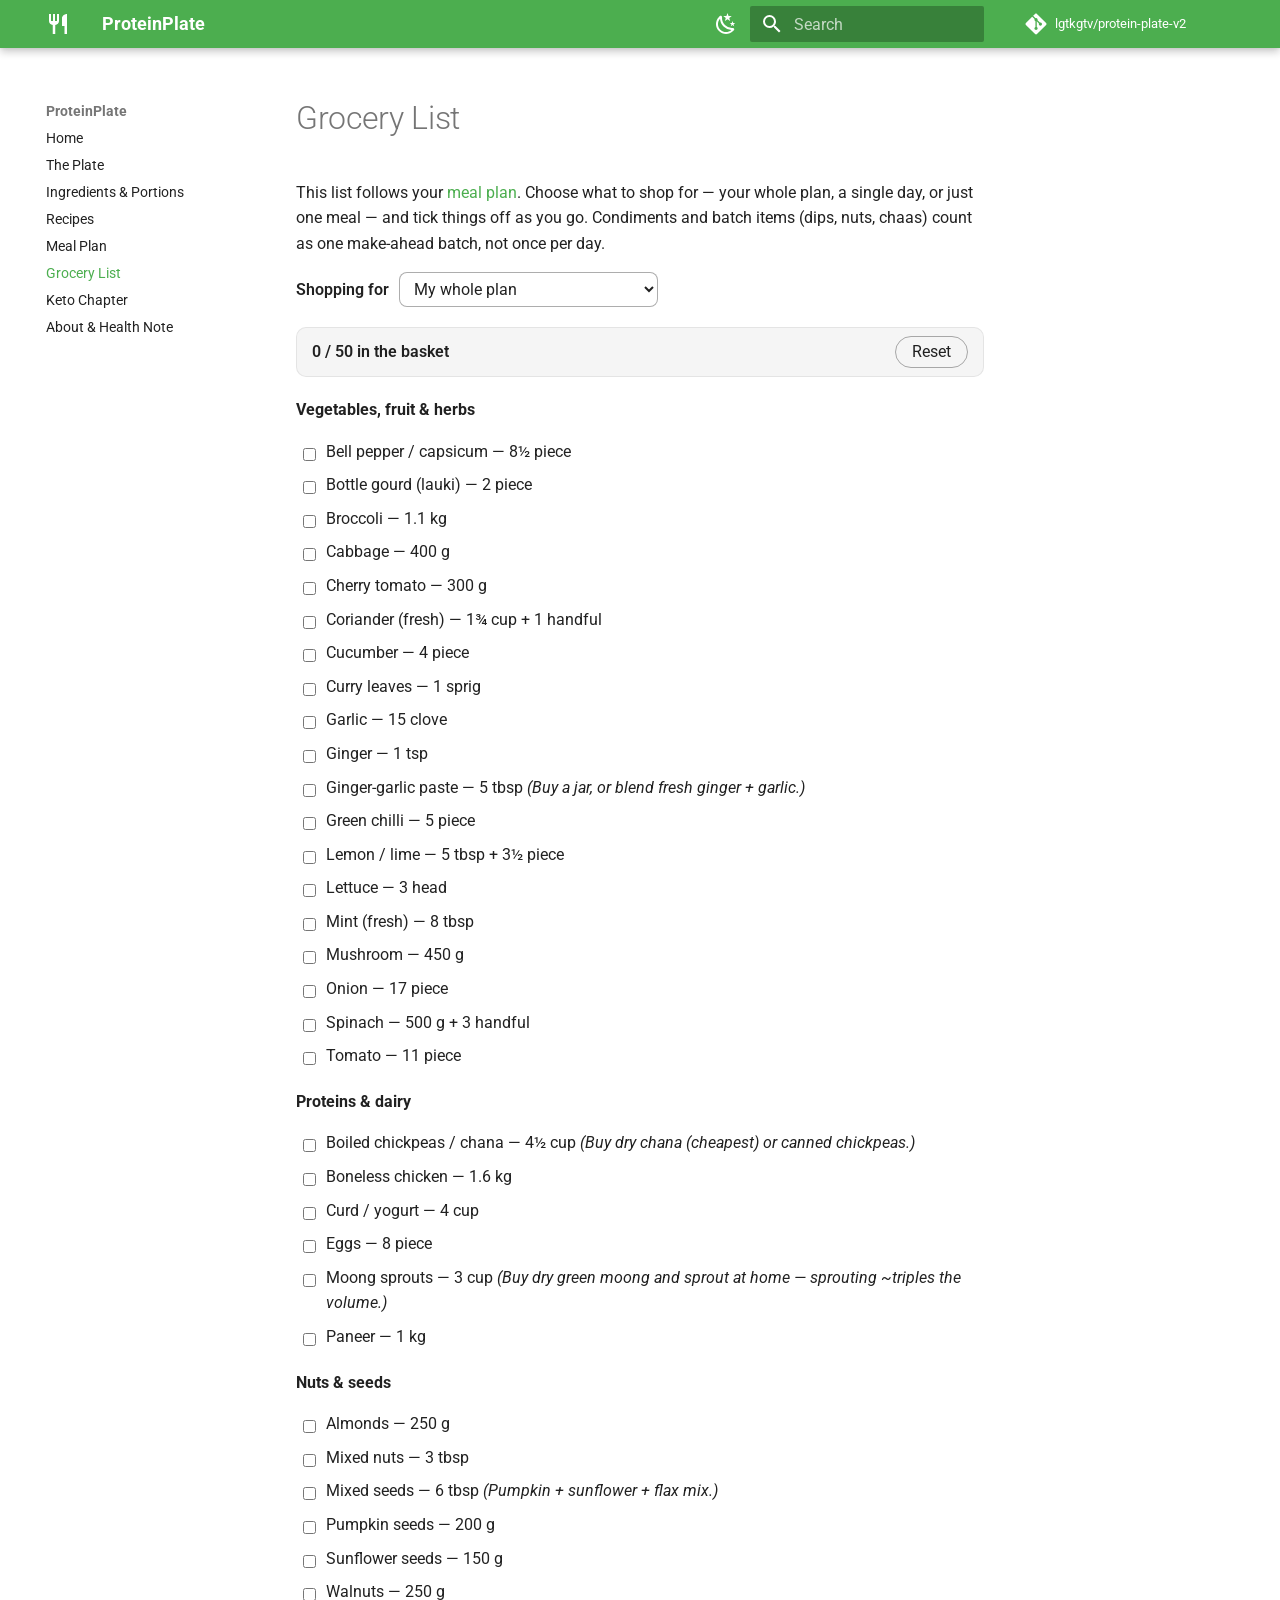
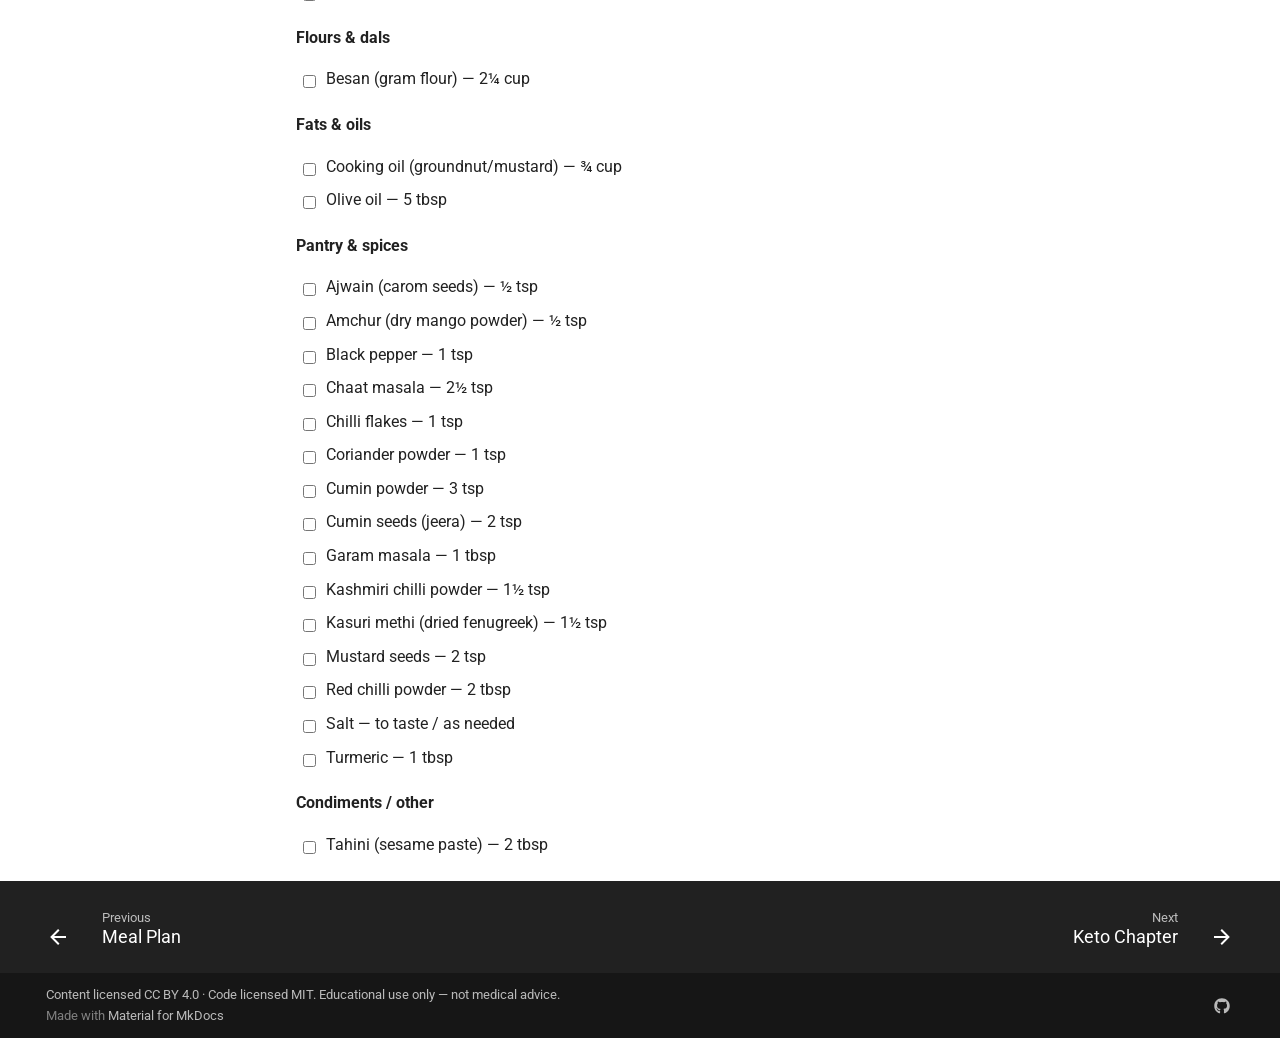
<file: grocery-list/index.html>
<!doctype html>
<html lang="en" class="no-js">
  <head>
    
      <meta charset="utf-8">
      <meta name="viewport" content="width=device-width,initial-scale=1">
      
        <meta name="description" content="A free, open guide to high-protein, lower-calorie Indian home meals — annotated plates, family-of-4 recipes, batch-cooking plans, grocery lists, and a keto chapter. Built for public good.">
      
      
        <meta name="author" content="ProteinPlate contributors">
      
      
        <link rel="canonical" href="https://lgtkgtv.github.io/protein-plate-v2/grocery-list/">
      
      
        <link rel="prev" href="../meal-plan/">
      
      
        <link rel="next" href="../keto/">
      
      
        
      
      
      <link rel="icon" href="../assets/images/favicon.png">
      <meta name="generator" content="mkdocs-1.6.1, mkdocs-material-9.7.6">
    
    
      
        <title>Grocery List - ProteinPlate</title>
      
    
    
      <link rel="stylesheet" href="../assets/stylesheets/main.484c7ddc.min.css">
      
        
        <link rel="stylesheet" href="../assets/stylesheets/palette.ab4e12ef.min.css">
      
      


    
    
      
    
    
      
        
        
        <link rel="preconnect" href="https://fonts.gstatic.com" crossorigin>
        <link rel="stylesheet" href="https://fonts.googleapis.com/css?family=Roboto:300,300i,400,400i,700,700i%7CRoboto+Mono:400,400i,700,700i&display=fallback">
        <style>:root{--md-text-font:"Roboto";--md-code-font:"Roboto Mono"}</style>
      
    
    
      <link rel="stylesheet" href="../assets/css/extra.css">
    
    <script>__md_scope=new URL("..",location),__md_hash=e=>[...e].reduce(((e,_)=>(e<<5)-e+_.charCodeAt(0)),0),__md_get=(e,_=localStorage,t=__md_scope)=>JSON.parse(_.getItem(t.pathname+"."+e)),__md_set=(e,_,t=localStorage,a=__md_scope)=>{try{t.setItem(a.pathname+"."+e,JSON.stringify(_))}catch(e){}}</script>
    
      

    
    
  <link rel="manifest" href="../manifest.json">
  <meta name="theme-color" content="#43a047">
  <link rel="apple-touch-icon" href="../assets/icons/icon-192.png">
  <meta name="apple-mobile-web-app-capable" content="yes">
  <meta name="apple-mobile-web-app-status-bar-style" content="default">
  <meta name="apple-mobile-web-app-title" content="ProteinPlate">

  </head>
  
  
    
    
      
    
    
    
    
    <body dir="ltr" data-md-color-scheme="default" data-md-color-primary="green" data-md-color-accent="deep-orange">
  
    
    <input class="md-toggle" data-md-toggle="drawer" type="checkbox" id="__drawer" autocomplete="off">
    <input class="md-toggle" data-md-toggle="search" type="checkbox" id="__search" autocomplete="off">
    <label class="md-overlay" for="__drawer"></label>
    <div data-md-component="skip">
      
        
        <a href="#grocery-list" class="md-skip">
          Skip to content
        </a>
      
    </div>
    <div data-md-component="announce">
      
    </div>
    
    
      

  

<header class="md-header md-header--shadow" data-md-component="header">
  <nav class="md-header__inner md-grid" aria-label="Header">
    <a href=".." title="ProteinPlate" class="md-header__button md-logo" aria-label="ProteinPlate" data-md-component="logo">
      
  
  <svg xmlns="http://www.w3.org/2000/svg" viewBox="0 0 24 24"><path d="M11 9H9V2H7v7H5V2H3v7c0 2.12 1.66 3.84 3.75 3.97V22h2.5v-9.03C11.34 12.84 13 11.12 13 9V2h-2zm5-3v8h2.5v8H21V2c-2.76 0-5 2.24-5 4"/></svg>

    </a>
    <label class="md-header__button md-icon" for="__drawer">
      
      <svg xmlns="http://www.w3.org/2000/svg" viewBox="0 0 24 24"><path d="M3 6h18v2H3zm0 5h18v2H3zm0 5h18v2H3z"/></svg>
    </label>
    <div class="md-header__title" data-md-component="header-title">
      <div class="md-header__ellipsis">
        <div class="md-header__topic">
          <span class="md-ellipsis">
            ProteinPlate
          </span>
        </div>
        <div class="md-header__topic" data-md-component="header-topic">
          <span class="md-ellipsis">
            
              Grocery List
            
          </span>
        </div>
      </div>
    </div>
    
      
        <form class="md-header__option" data-md-component="palette">
  
    
    
    
    <input class="md-option" data-md-color-media="(prefers-color-scheme: light)" data-md-color-scheme="default" data-md-color-primary="green" data-md-color-accent="deep-orange"  aria-label="Switch to dark mode"  type="radio" name="__palette" id="__palette_0">
    
      <label class="md-header__button md-icon" title="Switch to dark mode" for="__palette_1" hidden>
        <svg xmlns="http://www.w3.org/2000/svg" viewBox="0 0 24 24"><path d="m17.75 4.09-2.53 1.94.91 3.06-2.63-1.81-2.63 1.81.91-3.06-2.53-1.94L12.44 4l1.06-3 1.06 3zm3.5 6.91-1.64 1.25.59 1.98-1.7-1.17-1.7 1.17.59-1.98L15.75 11l2.06-.05L18.5 9l.69 1.95zm-2.28 4.95c.83-.08 1.72 1.1 1.19 1.85-.32.45-.66.87-1.08 1.27C15.17 23 8.84 23 4.94 19.07c-3.91-3.9-3.91-10.24 0-14.14.4-.4.82-.76 1.27-1.08.75-.53 1.93.36 1.85 1.19-.27 2.86.69 5.83 2.89 8.02a9.96 9.96 0 0 0 8.02 2.89m-1.64 2.02a12.08 12.08 0 0 1-7.8-3.47c-2.17-2.19-3.33-5-3.49-7.82-2.81 3.14-2.7 7.96.31 10.98 3.02 3.01 7.84 3.12 10.98.31"/></svg>
      </label>
    
  
    
    
    
    <input class="md-option" data-md-color-media="(prefers-color-scheme: dark)" data-md-color-scheme="slate" data-md-color-primary="green" data-md-color-accent="deep-orange"  aria-label="Switch to light mode"  type="radio" name="__palette" id="__palette_1">
    
      <label class="md-header__button md-icon" title="Switch to light mode" for="__palette_0" hidden>
        <svg xmlns="http://www.w3.org/2000/svg" viewBox="0 0 24 24"><path d="M12 7a5 5 0 0 1 5 5 5 5 0 0 1-5 5 5 5 0 0 1-5-5 5 5 0 0 1 5-5m0 2a3 3 0 0 0-3 3 3 3 0 0 0 3 3 3 3 0 0 0 3-3 3 3 0 0 0-3-3m0-7 2.39 3.42C13.65 5.15 12.84 5 12 5s-1.65.15-2.39.42zM3.34 7l4.16-.35A7.2 7.2 0 0 0 5.94 8.5c-.44.74-.69 1.5-.83 2.29zm.02 10 1.76-3.77a7.131 7.131 0 0 0 2.38 4.14zM20.65 7l-1.77 3.79a7.02 7.02 0 0 0-2.38-4.15zm-.01 10-4.14.36c.59-.51 1.12-1.14 1.54-1.86.42-.73.69-1.5.83-2.29zM12 22l-2.41-3.44c.74.27 1.55.44 2.41.44.82 0 1.63-.17 2.37-.44z"/></svg>
      </label>
    
  
</form>
      
    
    
      <script>var palette=__md_get("__palette");if(palette&&palette.color){if("(prefers-color-scheme)"===palette.color.media){var media=matchMedia("(prefers-color-scheme: light)"),input=document.querySelector(media.matches?"[data-md-color-media='(prefers-color-scheme: light)']":"[data-md-color-media='(prefers-color-scheme: dark)']");palette.color.media=input.getAttribute("data-md-color-media"),palette.color.scheme=input.getAttribute("data-md-color-scheme"),palette.color.primary=input.getAttribute("data-md-color-primary"),palette.color.accent=input.getAttribute("data-md-color-accent")}for(var[key,value]of Object.entries(palette.color))document.body.setAttribute("data-md-color-"+key,value)}</script>
    
    
    
      
      
        <label class="md-header__button md-icon" for="__search">
          
          <svg xmlns="http://www.w3.org/2000/svg" viewBox="0 0 24 24"><path d="M9.5 3A6.5 6.5 0 0 1 16 9.5c0 1.61-.59 3.09-1.56 4.23l.27.27h.79l5 5-1.5 1.5-5-5v-.79l-.27-.27A6.52 6.52 0 0 1 9.5 16 6.5 6.5 0 0 1 3 9.5 6.5 6.5 0 0 1 9.5 3m0 2C7 5 5 7 5 9.5S7 14 9.5 14 14 12 14 9.5 12 5 9.5 5"/></svg>
        </label>
        <div class="md-search" data-md-component="search" role="dialog">
  <label class="md-search__overlay" for="__search"></label>
  <div class="md-search__inner" role="search">
    <form class="md-search__form" name="search">
      <input type="text" class="md-search__input" name="query" aria-label="Search" placeholder="Search" autocapitalize="off" autocorrect="off" autocomplete="off" spellcheck="false" data-md-component="search-query" required>
      <label class="md-search__icon md-icon" for="__search">
        
        <svg xmlns="http://www.w3.org/2000/svg" viewBox="0 0 24 24"><path d="M9.5 3A6.5 6.5 0 0 1 16 9.5c0 1.61-.59 3.09-1.56 4.23l.27.27h.79l5 5-1.5 1.5-5-5v-.79l-.27-.27A6.52 6.52 0 0 1 9.5 16 6.5 6.5 0 0 1 3 9.5 6.5 6.5 0 0 1 9.5 3m0 2C7 5 5 7 5 9.5S7 14 9.5 14 14 12 14 9.5 12 5 9.5 5"/></svg>
        
        <svg xmlns="http://www.w3.org/2000/svg" viewBox="0 0 24 24"><path d="M20 11v2H8l5.5 5.5-1.42 1.42L4.16 12l7.92-7.92L13.5 5.5 8 11z"/></svg>
      </label>
      <nav class="md-search__options" aria-label="Search">
        
        <button type="reset" class="md-search__icon md-icon" title="Clear" aria-label="Clear" tabindex="-1">
          
          <svg xmlns="http://www.w3.org/2000/svg" viewBox="0 0 24 24"><path d="M19 6.41 17.59 5 12 10.59 6.41 5 5 6.41 10.59 12 5 17.59 6.41 19 12 13.41 17.59 19 19 17.59 13.41 12z"/></svg>
        </button>
      </nav>
      
        <div class="md-search__suggest" data-md-component="search-suggest"></div>
      
    </form>
    <div class="md-search__output">
      <div class="md-search__scrollwrap" tabindex="0" data-md-scrollfix>
        <div class="md-search-result" data-md-component="search-result">
          <div class="md-search-result__meta">
            Initializing search
          </div>
          <ol class="md-search-result__list" role="presentation"></ol>
        </div>
      </div>
    </div>
  </div>
</div>
      
    
    
      <div class="md-header__source">
        <a href="https://github.com/lgtkgtv/protein-plate-v2" title="Go to repository" class="md-source" data-md-component="source">
  <div class="md-source__icon md-icon">
    
    <svg xmlns="http://www.w3.org/2000/svg" viewBox="0 0 448 512"><!--! Font Awesome Free 7.1.0 by @fontawesome - https://fontawesome.com License - https://fontawesome.com/license/free (Icons: CC BY 4.0, Fonts: SIL OFL 1.1, Code: MIT License) Copyright 2025 Fonticons, Inc.--><path d="M439.6 236.1 244 40.5c-5.4-5.5-12.8-8.5-20.4-8.5s-15 3-20.4 8.4L162.5 81l51.5 51.5c27.1-9.1 52.7 16.8 43.4 43.7l49.7 49.7c34.2-11.8 61.2 31 35.5 56.7-26.5 26.5-70.2-2.9-56-37.3L240.3 199v121.9c25.3 12.5 22.3 41.8 9.1 55-6.4 6.4-15.2 10.1-24.3 10.1s-17.8-3.6-24.3-10.1c-17.6-17.6-11.1-46.9 11.2-56v-123c-20.8-8.5-24.6-30.7-18.6-45L142.6 101 8.5 235.1C3 240.6 0 247.9 0 255.5s3 15 8.5 20.4l195.6 195.7c5.4 5.4 12.7 8.4 20.4 8.4s15-3 20.4-8.4l194.7-194.7c5.4-5.4 8.4-12.8 8.4-20.4s-3-15-8.4-20.4"/></svg>
  </div>
  <div class="md-source__repository">
    lgtkgtv/protein-plate-v2
  </div>
</a>
      </div>
    
  </nav>
  
</header>
    
    <div class="md-container" data-md-component="container">
      
      
        
          
        
      
      <main class="md-main" data-md-component="main">
        <div class="md-main__inner md-grid">
          
            
              
              <div class="md-sidebar md-sidebar--primary" data-md-component="sidebar" data-md-type="navigation" >
                <div class="md-sidebar__scrollwrap">
                  <div class="md-sidebar__inner">
                    



<nav class="md-nav md-nav--primary" aria-label="Navigation" data-md-level="0">
  <label class="md-nav__title" for="__drawer">
    <a href=".." title="ProteinPlate" class="md-nav__button md-logo" aria-label="ProteinPlate" data-md-component="logo">
      
  
  <svg xmlns="http://www.w3.org/2000/svg" viewBox="0 0 24 24"><path d="M11 9H9V2H7v7H5V2H3v7c0 2.12 1.66 3.84 3.75 3.97V22h2.5v-9.03C11.34 12.84 13 11.12 13 9V2h-2zm5-3v8h2.5v8H21V2c-2.76 0-5 2.24-5 4"/></svg>

    </a>
    ProteinPlate
  </label>
  
    <div class="md-nav__source">
      <a href="https://github.com/lgtkgtv/protein-plate-v2" title="Go to repository" class="md-source" data-md-component="source">
  <div class="md-source__icon md-icon">
    
    <svg xmlns="http://www.w3.org/2000/svg" viewBox="0 0 448 512"><!--! Font Awesome Free 7.1.0 by @fontawesome - https://fontawesome.com License - https://fontawesome.com/license/free (Icons: CC BY 4.0, Fonts: SIL OFL 1.1, Code: MIT License) Copyright 2025 Fonticons, Inc.--><path d="M439.6 236.1 244 40.5c-5.4-5.5-12.8-8.5-20.4-8.5s-15 3-20.4 8.4L162.5 81l51.5 51.5c27.1-9.1 52.7 16.8 43.4 43.7l49.7 49.7c34.2-11.8 61.2 31 35.5 56.7-26.5 26.5-70.2-2.9-56-37.3L240.3 199v121.9c25.3 12.5 22.3 41.8 9.1 55-6.4 6.4-15.2 10.1-24.3 10.1s-17.8-3.6-24.3-10.1c-17.6-17.6-11.1-46.9 11.2-56v-123c-20.8-8.5-24.6-30.7-18.6-45L142.6 101 8.5 235.1C3 240.6 0 247.9 0 255.5s3 15 8.5 20.4l195.6 195.7c5.4 5.4 12.7 8.4 20.4 8.4s15-3 20.4-8.4l194.7-194.7c5.4-5.4 8.4-12.8 8.4-20.4s-3-15-8.4-20.4"/></svg>
  </div>
  <div class="md-source__repository">
    lgtkgtv/protein-plate-v2
  </div>
</a>
    </div>
  
  <ul class="md-nav__list" data-md-scrollfix>
    
      
      
  
  
  
  
    <li class="md-nav__item">
      <a href=".." class="md-nav__link">
        
  
  
  <span class="md-ellipsis">
    
  
    Home
  

    
  </span>
  
  

      </a>
    </li>
  

    
      
      
  
  
  
  
    <li class="md-nav__item">
      <a href="../the-plate/" class="md-nav__link">
        
  
  
  <span class="md-ellipsis">
    
  
    The Plate
  

    
  </span>
  
  

      </a>
    </li>
  

    
      
      
  
  
  
  
    <li class="md-nav__item">
      <a href="../ingredients/" class="md-nav__link">
        
  
  
  <span class="md-ellipsis">
    
  
    Ingredients & Portions
  

    
  </span>
  
  

      </a>
    </li>
  

    
      
      
  
  
  
  
    <li class="md-nav__item">
      <a href="../recipes/" class="md-nav__link">
        
  
  
  <span class="md-ellipsis">
    
  
    Recipes
  

    
  </span>
  
  

      </a>
    </li>
  

    
      
      
  
  
  
  
    <li class="md-nav__item">
      <a href="../meal-plan/" class="md-nav__link">
        
  
  
  <span class="md-ellipsis">
    
  
    Meal Plan
  

    
  </span>
  
  

      </a>
    </li>
  

    
      
      
  
  
    
  
  
  
    <li class="md-nav__item md-nav__item--active">
      
      <input class="md-nav__toggle md-toggle" type="checkbox" id="__toc">
      
      
        
      
      
      <a href="./" class="md-nav__link md-nav__link--active">
        
  
  
  <span class="md-ellipsis">
    
  
    Grocery List
  

    
  </span>
  
  

      </a>
      
    </li>
  

    
      
      
  
  
  
  
    <li class="md-nav__item">
      <a href="../keto/" class="md-nav__link">
        
  
  
  <span class="md-ellipsis">
    
  
    Keto Chapter
  

    
  </span>
  
  

      </a>
    </li>
  

    
      
      
  
  
  
  
    <li class="md-nav__item">
      <a href="../about/" class="md-nav__link">
        
  
  
  <span class="md-ellipsis">
    
  
    About & Health Note
  

    
  </span>
  
  

      </a>
    </li>
  

    
  </ul>
</nav>
                  </div>
                </div>
              </div>
            
            
              
              <div class="md-sidebar md-sidebar--secondary" data-md-component="sidebar" data-md-type="toc" >
                <div class="md-sidebar__scrollwrap">
                  <div class="md-sidebar__inner">
                    

<nav class="md-nav md-nav--secondary" aria-label="Table of contents">
  
  
  
    
  
  
</nav>
                  </div>
                </div>
              </div>
            
          
          
            <div class="md-content" data-md-component="content">
              
              <article class="md-content__inner md-typeset">
                
                  



<h1 id="grocery-list">Grocery List<a class="headerlink" href="#grocery-list" title="Permanent link">&para;</a></h1>
<p>This list follows your <a href="../meal-plan/">meal plan</a>. Choose what to shop for — your whole plan, a single day, or just one meal — and tick things off as you go. Condiments and batch items (dips, nuts, chaas) count as one make-ahead batch, not once per day.</p>
<div id="pp-grocery-app" markdown="0"></div>

<div id="pp-grocery-fallback">
<p><em>Showing the default week. Enable JavaScript to shop for a single day or meal from your own plan.</em></p>
<p><strong>Vegetables, fruit &amp; herbs</strong></p>
<ul class="task-list">
<li class="task-list-item"><label class="task-list-control"><input type="checkbox"/><span class="task-list-indicator"></span></label> Bell pepper / capsicum — 9 piece</li>
<li class="task-list-item"><label class="task-list-control"><input type="checkbox"/><span class="task-list-indicator"></span></label> Bottle gourd (lauki) — 2 piece</li>
<li class="task-list-item"><label class="task-list-control"><input type="checkbox"/><span class="task-list-indicator"></span></label> Broccoli — 1.1 kg</li>
<li class="task-list-item"><label class="task-list-control"><input type="checkbox"/><span class="task-list-indicator"></span></label> Cabbage — 400 g</li>
<li class="task-list-item"><label class="task-list-control"><input type="checkbox"/><span class="task-list-indicator"></span></label> Cherry tomato — 300 g</li>
<li class="task-list-item"><label class="task-list-control"><input type="checkbox"/><span class="task-list-indicator"></span></label> Coriander (fresh) — 2¼ cup + 2 handful</li>
<li class="task-list-item"><label class="task-list-control"><input type="checkbox"/><span class="task-list-indicator"></span></label> Cucumber — 6½ piece</li>
<li class="task-list-item"><label class="task-list-control"><input type="checkbox"/><span class="task-list-indicator"></span></label> Curry leaves — 1 sprig</li>
<li class="task-list-item"><label class="task-list-control"><input type="checkbox"/><span class="task-list-indicator"></span></label> Garlic — 15 clove</li>
<li class="task-list-item"><label class="task-list-control"><input type="checkbox"/><span class="task-list-indicator"></span></label> Ginger — 1 tsp</li>
<li class="task-list-item"><label class="task-list-control"><input type="checkbox"/><span class="task-list-indicator"></span></label> Ginger-garlic paste — 5 tbsp  <em>(Buy a jar, or blend fresh ginger + garlic.)</em></li>
<li class="task-list-item"><label class="task-list-control"><input type="checkbox"/><span class="task-list-indicator"></span></label> Green chilli — 6 piece</li>
<li class="task-list-item"><label class="task-list-control"><input type="checkbox"/><span class="task-list-indicator"></span></label> Lemon / lime — 5 tbsp + 4½ piece</li>
<li class="task-list-item"><label class="task-list-control"><input type="checkbox"/><span class="task-list-indicator"></span></label> Lettuce — 3 head</li>
<li class="task-list-item"><label class="task-list-control"><input type="checkbox"/><span class="task-list-indicator"></span></label> Mint (fresh) — 8 tbsp</li>
<li class="task-list-item"><label class="task-list-control"><input type="checkbox"/><span class="task-list-indicator"></span></label> Mushroom — 450 g</li>
<li class="task-list-item"><label class="task-list-control"><input type="checkbox"/><span class="task-list-indicator"></span></label> Onion — 20½ piece</li>
<li class="task-list-item"><label class="task-list-control"><input type="checkbox"/><span class="task-list-indicator"></span></label> Spinach — 500 g + 3 handful</li>
<li class="task-list-item"><label class="task-list-control"><input type="checkbox"/><span class="task-list-indicator"></span></label> Tomato — 14½ piece</li>
</ul>
<p><strong>Proteins &amp; dairy</strong></p>
<ul class="task-list">
<li class="task-list-item"><label class="task-list-control"><input type="checkbox"/><span class="task-list-indicator"></span></label> Boiled chickpeas / chana — 4½ cup  <em>(Buy dry chana (cheapest) or canned chickpeas.)</em></li>
<li class="task-list-item"><label class="task-list-control"><input type="checkbox"/><span class="task-list-indicator"></span></label> Boneless chicken — 1.6 kg</li>
<li class="task-list-item"><label class="task-list-control"><input type="checkbox"/><span class="task-list-indicator"></span></label> Curd / yogurt — 6½ cup</li>
<li class="task-list-item"><label class="task-list-control"><input type="checkbox"/><span class="task-list-indicator"></span></label> Eggs — 16 piece</li>
<li class="task-list-item"><label class="task-list-control"><input type="checkbox"/><span class="task-list-indicator"></span></label> Moong sprouts — 3 cup  <em>(Buy dry green moong and sprout at home — sprouting ~triples the volume.)</em></li>
<li class="task-list-item"><label class="task-list-control"><input type="checkbox"/><span class="task-list-indicator"></span></label> Paneer — 1 kg</li>
</ul>
<p><strong>Nuts &amp; seeds</strong></p>
<ul class="task-list">
<li class="task-list-item"><label class="task-list-control"><input type="checkbox"/><span class="task-list-indicator"></span></label> Almonds — 250 g</li>
<li class="task-list-item"><label class="task-list-control"><input type="checkbox"/><span class="task-list-indicator"></span></label> Mixed nuts — 3 tbsp</li>
<li class="task-list-item"><label class="task-list-control"><input type="checkbox"/><span class="task-list-indicator"></span></label> Mixed seeds — 6 tbsp  <em>(Pumpkin + sunflower + flax mix.)</em></li>
<li class="task-list-item"><label class="task-list-control"><input type="checkbox"/><span class="task-list-indicator"></span></label> Pumpkin seeds — 200 g</li>
<li class="task-list-item"><label class="task-list-control"><input type="checkbox"/><span class="task-list-indicator"></span></label> Sunflower seeds — 150 g</li>
<li class="task-list-item"><label class="task-list-control"><input type="checkbox"/><span class="task-list-indicator"></span></label> Walnuts — 250 g</li>
</ul>
<p><strong>Flours &amp; dals</strong></p>
<ul class="task-list">
<li class="task-list-item"><label class="task-list-control"><input type="checkbox"/><span class="task-list-indicator"></span></label> Besan (gram flour) — 4¼ cup</li>
</ul>
<p><strong>Fats &amp; oils</strong></p>
<ul class="task-list">
<li class="task-list-item"><label class="task-list-control"><input type="checkbox"/><span class="task-list-indicator"></span></label> Cooking oil (groundnut/mustard) — ¾ cup</li>
<li class="task-list-item"><label class="task-list-control"><input type="checkbox"/><span class="task-list-indicator"></span></label> Olive oil — 5 tbsp</li>
</ul>
<p><strong>Pantry &amp; spices</strong></p>
<ul class="task-list">
<li class="task-list-item"><label class="task-list-control"><input type="checkbox"/><span class="task-list-indicator"></span></label> Ajwain (carom seeds) — 1 tsp</li>
<li class="task-list-item"><label class="task-list-control"><input type="checkbox"/><span class="task-list-indicator"></span></label> Amchur (dry mango powder) — ½ tsp</li>
<li class="task-list-item"><label class="task-list-control"><input type="checkbox"/><span class="task-list-indicator"></span></label> Black pepper — 1 tsp</li>
<li class="task-list-item"><label class="task-list-control"><input type="checkbox"/><span class="task-list-indicator"></span></label> Chaat masala — 1 tbsp</li>
<li class="task-list-item"><label class="task-list-control"><input type="checkbox"/><span class="task-list-indicator"></span></label> Chilli flakes — 1 tsp</li>
<li class="task-list-item"><label class="task-list-control"><input type="checkbox"/><span class="task-list-indicator"></span></label> Coriander powder — 1 tsp</li>
<li class="task-list-item"><label class="task-list-control"><input type="checkbox"/><span class="task-list-indicator"></span></label> Cumin powder — 1½ tbsp</li>
<li class="task-list-item"><label class="task-list-control"><input type="checkbox"/><span class="task-list-indicator"></span></label> Cumin seeds (jeera) — 2 tsp</li>
<li class="task-list-item"><label class="task-list-control"><input type="checkbox"/><span class="task-list-indicator"></span></label> Garam masala — 1 tbsp</li>
<li class="task-list-item"><label class="task-list-control"><input type="checkbox"/><span class="task-list-indicator"></span></label> Kashmiri chilli powder — 1½ tsp</li>
<li class="task-list-item"><label class="task-list-control"><input type="checkbox"/><span class="task-list-indicator"></span></label> Kasuri methi (dried fenugreek) — 1½ tsp</li>
<li class="task-list-item"><label class="task-list-control"><input type="checkbox"/><span class="task-list-indicator"></span></label> Mustard seeds — 2 tsp</li>
<li class="task-list-item"><label class="task-list-control"><input type="checkbox"/><span class="task-list-indicator"></span></label> Red chilli powder — 2 tbsp</li>
<li class="task-list-item"><label class="task-list-control"><input type="checkbox"/><span class="task-list-indicator"></span></label> Turmeric — 1 tbsp</li>
<li class="task-list-item"><label class="task-list-control"><input type="checkbox"/><span class="task-list-indicator"></span></label> Salt — to taste / as needed</li>
</ul>
<p><strong>Condiments / other</strong></p>
<ul class="task-list">
<li class="task-list-item"><label class="task-list-control"><input type="checkbox"/><span class="task-list-indicator"></span></label> Tahini (sesame paste) — 2 tbsp</li>
</ul>
</div>
<script type="application/json" id="pp-data">{"categories":[["produce","Vegetables, fruit & herbs"],["protein-dairy","Proteins & dairy"],["nuts-seeds","Nuts & seeds"],["flour","Flours & dals"],["fat-oil","Fats & oils"],["pantry-spice","Pantry & spices"],["condiment-other","Condiments / other"]],"recipes":{"besan-moong-cheela":{"name":"Besan / moong cheela","category":"binder","batch":false,"ings":[{"d":"Besan (gram flour)","c":"flour","note":"","b":480.0,"dim":"volume"},{"d":"Onion","c":"produce","note":"","b":1,"dim":"count:piece"},{"d":"Tomato","c":"produce","note":"","b":1,"dim":"count:piece"},{"d":"Bell pepper / capsicum","c":"produce","note":"","b":0.5,"dim":"count:piece"},{"d":"Coriander (fresh)","c":"produce","note":"","b":1,"dim":"count:handful"},{"d":"Green chilli","c":"produce","note":"","b":1,"dim":"count:piece"},{"d":"Ajwain (carom seeds)","c":"pantry-spice","note":"","b":2.5,"dim":"volume"},{"d":"Turmeric","c":"pantry-spice","note":"","b":1.25,"dim":"volume"},{"d":"Salt","c":"pantry-spice","note":"","taste":1},{"d":"Cooking oil (groundnut/mustard)","c":"fat-oil","note":"","b":10.0,"dim":"volume"}]},"big-leafy-salad":{"name":"Big leafy salad","category":"salad","batch":false,"ings":[{"d":"Lettuce","c":"produce","note":"","b":1,"dim":"count:head"},{"d":"Cabbage","c":"produce","note":"","b":100.0,"dim":"mass"},{"d":"Spinach","c":"produce","note":"","b":1,"dim":"count:handful"},{"d":"Broccoli","c":"produce","note":"","b":100.0,"dim":"mass"},{"d":"Bell pepper / capsicum","c":"produce","note":"","b":1,"dim":"count:piece"},{"d":"Cherry tomato","c":"produce","note":"","b":100.0,"dim":"mass"},{"d":"Mixed seeds","c":"nuts-seeds","note":"Pumpkin + sunflower + flax mix.","b":15.0,"dim":"volume"},{"d":"Mixed nuts","c":"nuts-seeds","note":"","b":15.0,"dim":"volume"},{"d":"Lemon / lime","c":"produce","note":"","b":0.5,"dim":"count:piece"},{"d":"Olive oil","c":"fat-oil","note":"","b":15.0,"dim":"volume"}]},"boiled-eggs":{"name":"Boiled eggs","category":"protein-anchor","batch":false,"ings":[{"d":"Eggs","c":"protein-dairy","note":"","b":8,"dim":"count:piece"}]},"buttermilk-chaas":{"name":"Buttermilk (chaas)","category":"condiment","batch":false,"ings":[{"d":"Curd / yogurt","c":"protein-dairy","note":"","b":120.0,"dim":"volume"},{"d":"Cumin powder","c":"pantry-spice","note":"","b":1.25,"dim":"volume"},{"d":"Salt","c":"pantry-spice","note":"","taste":1},{"d":"Coriander (fresh)","c":"produce","note":"","b":15.0,"dim":"volume"}]},"chana-masala":{"name":"Chana / chickpea masala","category":"protein-anchor","batch":false,"ings":[{"d":"Boiled chickpeas / chana","c":"protein-dairy","note":"Buy dry chana (cheapest) or canned chickpeas.","b":720.0,"dim":"volume"},{"d":"Onion","c":"produce","note":"","b":2,"dim":"count:piece"},{"d":"Tomato","c":"produce","note":"","b":2,"dim":"count:piece"},{"d":"Ginger-garlic paste","c":"produce","note":"Buy a jar, or blend fresh ginger + garlic.","b":15.0,"dim":"volume"},{"d":"Turmeric","c":"pantry-spice","note":"","b":2.5,"dim":"volume"},{"d":"Red chilli powder","c":"pantry-spice","note":"","b":5.0,"dim":"volume"},{"d":"Coriander powder","c":"pantry-spice","note":"","b":5.0,"dim":"volume"},{"d":"Cumin powder","c":"pantry-spice","note":"","b":5.0,"dim":"volume"},{"d":"Garam masala","c":"pantry-spice","note":"","b":5.0,"dim":"volume"},{"d":"Amchur (dry mango powder)","c":"pantry-spice","note":"","b":2.5,"dim":"volume"},{"d":"Cooking oil (groundnut/mustard)","c":"fat-oil","note":"","b":30.0,"dim":"volume"},{"d":"Salt","c":"pantry-spice","note":"","taste":1},{"d":"Coriander (fresh)","c":"produce","note":"","b":30.0,"dim":"volume"}]},"chicken-tikka-tawa":{"name":"Chicken tikka on tawa","category":"protein-anchor","batch":false,"ings":[{"d":"Boneless chicken","c":"protein-dairy","note":"","b":900.0,"dim":"mass"},{"d":"Curd / yogurt","c":"protein-dairy","note":"","b":180.0,"dim":"volume"},{"d":"Ginger-garlic paste","c":"produce","note":"Buy a jar, or blend fresh ginger + garlic.","b":22.5,"dim":"volume"},{"d":"Lemon / lime","c":"produce","note":"","b":30.0,"dim":"volume"},{"d":"Kashmiri chilli powder","c":"pantry-spice","note":"","b":7.5,"dim":"volume"},{"d":"Turmeric","c":"pantry-spice","note":"","b":2.5,"dim":"volume"},{"d":"Garam masala","c":"pantry-spice","note":"","b":5.0,"dim":"volume"},{"d":"Chaat masala","c":"pantry-spice","note":"","b":5.0,"dim":"volume"},{"d":"Kasuri methi (dried fenugreek)","c":"pantry-spice","note":"","b":5.0,"dim":"volume"},{"d":"Besan (gram flour)","c":"flour","note":"","b":30.0,"dim":"volume"},{"d":"Cooking oil (groundnut/mustard)","c":"fat-oil","note":"","b":15.0,"dim":"volume"},{"d":"Salt","c":"pantry-spice","note":"","taste":1}]},"chicken-veg-stirfry":{"name":"Chicken-vegetable stir-fry","category":"protein-anchor","batch":false,"ings":[{"d":"Boneless chicken","c":"protein-dairy","note":"","b":700.0,"dim":"mass"},{"d":"Broccoli","c":"produce","note":"","b":200.0,"dim":"mass"},{"d":"Bell pepper / capsicum","c":"produce","note":"","b":1,"dim":"count:piece"},{"d":"Cabbage","c":"produce","note":"","b":100.0,"dim":"mass"},{"d":"Onion","c":"produce","note":"","b":1,"dim":"count:piece"},{"d":"Cucumber","c":"produce","note":"","b":1,"dim":"count:piece"},{"d":"Ginger-garlic paste","c":"produce","note":"Buy a jar, or blend fresh ginger + garlic.","b":15.0,"dim":"volume"},{"d":"Black pepper","c":"pantry-spice","note":"","b":5.0,"dim":"volume"},{"d":"Chilli flakes","c":"pantry-spice","note":"","b":5.0,"dim":"volume"},{"d":"Cooking oil (groundnut/mustard)","c":"fat-oil","note":"","b":15.0,"dim":"volume"},{"d":"Salt","c":"pantry-spice","note":"","taste":1}]},"curd-vegetable-raita":{"name":"Curd vegetable salad / raita","category":"salad","batch":false,"ings":[{"d":"Curd / yogurt","c":"protein-dairy","note":"","b":240.0,"dim":"volume"},{"d":"Tomato","c":"produce","note":"","b":0.5,"dim":"count:piece"},{"d":"Cucumber","c":"produce","note":"","b":0.5,"dim":"count:piece"},{"d":"Onion","c":"produce","note":"","b":0.5,"dim":"count:piece"},{"d":"Cumin powder","c":"pantry-spice","note":"","b":2.5,"dim":"volume"},{"d":"Salt","c":"pantry-spice","note":"","taste":1},{"d":"Coriander (fresh)","c":"produce","note":"","b":15.0,"dim":"volume"}]},"egg-bhurji":{"name":"Egg bhurji","category":"protein-anchor","batch":false,"ings":[{"d":"Eggs","c":"protein-dairy","note":"","b":8,"dim":"count:piece"},{"d":"Onion","c":"produce","note":"","b":2,"dim":"count:piece"},{"d":"Tomato","c":"produce","note":"","b":2,"dim":"count:piece"},{"d":"Green chilli","c":"produce","note":"","b":1,"dim":"count:piece"},{"d":"Ginger-garlic paste","c":"produce","note":"Buy a jar, or blend fresh ginger + garlic.","b":5.0,"dim":"volume"},{"d":"Turmeric","c":"pantry-spice","note":"","b":2.5,"dim":"volume"},{"d":"Red chilli powder","c":"pantry-spice","note":"","b":5.0,"dim":"volume"},{"d":"Garam masala","c":"pantry-spice","note":"","b":2.5,"dim":"volume"},{"d":"Cooking oil (groundnut/mustard)","c":"fat-oil","note":"","b":15.0,"dim":"volume"},{"d":"Salt","c":"pantry-spice","note":"","taste":1},{"d":"Coriander (fresh)","c":"produce","note":"","b":30.0,"dim":"volume"}]},"green-chutney":{"name":"Green chutney","category":"condiment","batch":false,"ings":[{"d":"Coriander (fresh)","c":"produce","note":"","b":240.0,"dim":"volume"},{"d":"Mint (fresh)","c":"produce","note":"","b":120.0,"dim":"volume"},{"d":"Green chilli","c":"produce","note":"","b":1,"dim":"count:piece"},{"d":"Ginger","c":"produce","note":"","b":5.0,"dim":"volume"},{"d":"Lemon / lime","c":"produce","note":"","b":0.5,"dim":"count:piece"},{"d":"Salt","c":"pantry-spice","note":"","taste":1}]},"green-soup":{"name":"Green soup","category":"side","batch":false,"ings":[{"d":"Bottle gourd (lauki)","c":"produce","note":"","b":1,"dim":"count:piece"},{"d":"Onion","c":"produce","note":"","b":1,"dim":"count:piece"},{"d":"Garlic","c":"produce","note":"","b":2,"dim":"count:clove"},{"d":"Black pepper","c":"pantry-spice","note":"","taste":1},{"d":"Salt","c":"pantry-spice","note":"","taste":1},{"d":"Curd / yogurt","c":"protein-dairy","note":"","b":15.0,"dim":"volume"}]},"grilled-paneer-tawa":{"name":"Grilled paneer on tawa","category":"protein-anchor","batch":false,"ings":[{"d":"Paneer","c":"protein-dairy","note":"","b":500.0,"dim":"mass"},{"d":"Curd / yogurt","c":"protein-dairy","note":"","b":120.0,"dim":"volume"},{"d":"Red chilli powder","c":"pantry-spice","note":"","b":5.0,"dim":"volume"},{"d":"Turmeric","c":"pantry-spice","note":"","b":2.5,"dim":"volume"},{"d":"Garam masala","c":"pantry-spice","note":"","b":2.5,"dim":"volume"},{"d":"Chaat masala","c":"pantry-spice","note":"","b":2.5,"dim":"volume"},{"d":"Kasuri methi (dried fenugreek)","c":"pantry-spice","note":"","b":2.5,"dim":"volume"},{"d":"Besan (gram flour)","c":"flour","note":"","b":10.0,"dim":"volume"},{"d":"Lemon / lime","c":"produce","note":"","b":15.0,"dim":"volume"},{"d":"Ginger-garlic paste","c":"produce","note":"Buy a jar, or blend fresh ginger + garlic.","b":5.0,"dim":"volume"},{"d":"Cooking oil (groundnut/mustard)","c":"fat-oil","note":"","b":5.0,"dim":"volume"},{"d":"Salt","c":"pantry-spice","note":"","taste":1}]},"hummus":{"name":"Hummus","category":"condiment","batch":false,"ings":[{"d":"Boiled chickpeas / chana","c":"protein-dairy","note":"Buy dry chana (cheapest) or canned chickpeas.","b":360.0,"dim":"volume"},{"d":"Tahini (sesame paste)","c":"condiment-other","note":"","b":30.0,"dim":"volume"},{"d":"Garlic","c":"produce","note":"","b":1,"dim":"count:clove"},{"d":"Lemon / lime","c":"produce","note":"","b":30.0,"dim":"volume"},{"d":"Olive oil","c":"fat-oil","note":"","b":30.0,"dim":"volume"},{"d":"Cumin powder","c":"pantry-spice","note":"","b":2.5,"dim":"volume"},{"d":"Salt","c":"pantry-spice","note":"","taste":1}]},"kachumber":{"name":"Kachumber salad","category":"salad","batch":false,"ings":[{"d":"Tomato","c":"produce","note":"","b":1,"dim":"count:piece"},{"d":"Cucumber","c":"produce","note":"","b":1,"dim":"count:piece"},{"d":"Onion","c":"produce","note":"","b":1,"dim":"count:piece"},{"d":"Coriander (fresh)","c":"produce","note":"","b":15.0,"dim":"volume"},{"d":"Lemon / lime","c":"produce","note":"","b":0.5,"dim":"count:piece"},{"d":"Chaat masala","c":"pantry-spice","note":"","b":2.5,"dim":"volume"}]},"moong-sprouts-usal":{"name":"Moong sprouts usal","category":"protein-anchor","batch":false,"ings":[{"d":"Moong sprouts","c":"protein-dairy","note":"Buy dry green moong and sprout at home — sprouting ~triples the volume.","b":720.0,"dim":"volume"},{"d":"Onion","c":"produce","note":"","b":1,"dim":"count:piece"},{"d":"Tomato","c":"produce","note":"","b":1,"dim":"count:piece"},{"d":"Ginger-garlic paste","c":"produce","note":"Buy a jar, or blend fresh ginger + garlic.","b":5.0,"dim":"volume"},{"d":"Green chilli","c":"produce","note":"","b":1,"dim":"count:piece"},{"d":"Mustard seeds","c":"pantry-spice","note":"","b":5.0,"dim":"volume"},{"d":"Cumin seeds (jeera)","c":"pantry-spice","note":"","b":5.0,"dim":"volume"},{"d":"Turmeric","c":"pantry-spice","note":"","b":2.5,"dim":"volume"},{"d":"Red chilli powder","c":"pantry-spice","note":"","b":5.0,"dim":"volume"},{"d":"Curry leaves","c":"produce","note":"","b":1,"dim":"count:sprig"},{"d":"Cooking oil (groundnut/mustard)","c":"fat-oil","note":"","b":15.0,"dim":"volume"},{"d":"Salt","c":"pantry-spice","note":"","taste":1},{"d":"Coriander (fresh)","c":"produce","note":"","b":30.0,"dim":"volume"},{"d":"Lemon / lime","c":"produce","note":"","b":0.5,"dim":"count:piece"}]},"paneer-bhurji":{"name":"Paneer bhurji","category":"protein-anchor","batch":false,"ings":[{"d":"Paneer","c":"protein-dairy","note":"","b":500.0,"dim":"mass"},{"d":"Onion","c":"produce","note":"","b":2,"dim":"count:piece"},{"d":"Tomato","c":"produce","note":"","b":2,"dim":"count:piece"},{"d":"Bell pepper / capsicum","c":"produce","note":"","b":1,"dim":"count:piece"},{"d":"Green chilli","c":"produce","note":"","b":1,"dim":"count:piece"},{"d":"Ginger-garlic paste","c":"produce","note":"Buy a jar, or blend fresh ginger + garlic.","b":5.0,"dim":"volume"},{"d":"Turmeric","c":"pantry-spice","note":"","b":2.5,"dim":"volume"},{"d":"Red chilli powder","c":"pantry-spice","note":"","b":5.0,"dim":"volume"},{"d":"Garam masala","c":"pantry-spice","note":"","b":2.5,"dim":"volume"},{"d":"Cooking oil (groundnut/mustard)","c":"fat-oil","note":"","b":15.0,"dim":"volume"},{"d":"Salt","c":"pantry-spice","note":"","taste":1},{"d":"Coriander (fresh)","c":"produce","note":"","b":30.0,"dim":"volume"}]},"sauteed-greens-bean-sabzi":{"name":"Sauteed greens / bean sabzi","category":"side","batch":false,"ings":[{"d":"Spinach","c":"produce","note":"","b":250.0,"dim":"mass"},{"d":"Garlic","c":"produce","note":"","b":2,"dim":"count:clove"},{"d":"Red chilli powder","c":"pantry-spice","note":"","b":2.5,"dim":"volume"},{"d":"Mustard seeds","c":"pantry-spice","note":"","b":2.5,"dim":"volume"},{"d":"Cumin seeds (jeera)","c":"pantry-spice","note":"","b":2.5,"dim":"volume"},{"d":"Cooking oil (groundnut/mustard)","c":"fat-oil","note":"","b":15.0,"dim":"volume"},{"d":"Salt","c":"pantry-spice","note":"","taste":1}]},"sauteed-mixed-vegetables":{"name":"Sauteed mixed vegetables","category":"side","batch":false,"ings":[{"d":"Broccoli","c":"produce","note":"","b":200.0,"dim":"mass"},{"d":"Bell pepper / capsicum","c":"produce","note":"","b":1,"dim":"count:piece"},{"d":"Mushroom","c":"produce","note":"","b":150.0,"dim":"mass"},{"d":"Onion","c":"produce","note":"","b":1,"dim":"count:piece"},{"d":"Garlic","c":"produce","note":"","b":2,"dim":"count:clove"},{"d":"Mixed seeds","c":"nuts-seeds","note":"Pumpkin + sunflower + flax mix.","b":15.0,"dim":"volume"},{"d":"Cooking oil (groundnut/mustard)","c":"fat-oil","note":"","b":15.0,"dim":"volume"},{"d":"Salt","c":"pantry-spice","note":"","taste":1}]},"toasted-nuts-seeds":{"name":"Toasted nuts & seeds","category":"condiment","batch":true,"ings":[{"d":"Almonds","c":"nuts-seeds","note":"","b":250.0,"dim":"mass"},{"d":"Walnuts","c":"nuts-seeds","note":"","b":250.0,"dim":"mass"},{"d":"Pumpkin seeds","c":"nuts-seeds","note":"","b":200.0,"dim":"mass"},{"d":"Sunflower seeds","c":"nuts-seeds","note":"","b":150.0,"dim":"mass"}]},"vegetable-omelette":{"name":"Vegetable omelette","category":"protein-anchor","batch":false,"ings":[{"d":"Eggs","c":"protein-dairy","note":"","b":8,"dim":"count:piece"},{"d":"Onion","c":"produce","note":"","b":1,"dim":"count:piece"},{"d":"Tomato","c":"produce","note":"","b":1,"dim":"count:piece"},{"d":"Bell pepper / capsicum","c":"produce","note":"","b":1,"dim":"count:piece"},{"d":"Spinach","c":"produce","note":"","b":1,"dim":"count:handful"},{"d":"Green chilli","c":"produce","note":"","b":1,"dim":"count:piece"},{"d":"Turmeric","c":"pantry-spice","note":"","b":1.25,"dim":"volume"},{"d":"Salt","c":"pantry-spice","note":"","taste":1},{"d":"Ghee","c":"fat-oil","note":"","b":2.5,"dim":"volume"}]}},"options":{"protein":[["besan-moong-cheela","Besan / moong cheela"],["boiled-eggs","Boiled eggs"],["chana-masala","Chana / chickpea masala"],["chicken-tikka-tawa","Chicken tikka on tawa"],["chicken-veg-stirfry","Chicken-vegetable stir-fry"],["egg-bhurji","Egg bhurji"],["grilled-paneer-tawa","Grilled paneer on tawa"],["moong-sprouts-usal","Moong sprouts usal"],["paneer-bhurji","Paneer bhurji"],["vegetable-omelette","Vegetable omelette"]],"cooked_veg":[["green-soup","Green soup"],["sauteed-greens-bean-sabzi","Sauteed greens / bean sabzi"],["sauteed-mixed-vegetables","Sauteed mixed vegetables"]],"salad":[["big-leafy-salad","Big leafy salad"],["curd-vegetable-raita","Curd vegetable salad / raita"],["kachumber","Kachumber salad"]]},"defaultPlan":[{"day":"Monday","protein":"chicken-tikka-tawa","cooked_veg":"sauteed-mixed-vegetables","salad":"kachumber","extras":["buttermilk-chaas","toasted-nuts-seeds"]},{"day":"Tuesday","protein":"paneer-bhurji","cooked_veg":"sauteed-greens-bean-sabzi","salad":"big-leafy-salad","extras":["green-chutney","toasted-nuts-seeds"]},{"day":"Wednesday","protein":"egg-bhurji","cooked_veg":"green-soup","salad":"curd-vegetable-raita","extras":["toasted-nuts-seeds"]},{"day":"Thursday","protein":"chana-masala","cooked_veg":"sauteed-mixed-vegetables","salad":"kachumber","extras":["buttermilk-chaas","toasted-nuts-seeds"]},{"day":"Friday","protein":"grilled-paneer-tawa","cooked_veg":"sauteed-mixed-vegetables","salad":"big-leafy-salad","extras":["hummus","toasted-nuts-seeds"]},{"day":"Saturday","protein":"chicken-veg-stirfry","cooked_veg":"green-soup","salad":"curd-vegetable-raita","extras":["buttermilk-chaas","toasted-nuts-seeds"]},{"day":"Sunday","protein":"moong-sprouts-usal","cooked_veg":"sauteed-greens-bean-sabzi","salad":"big-leafy-salad","extras":["besan-moong-cheela","green-chutney","toasted-nuts-seeds"]}]}</script>












                
              </article>
            </div>
          
          
<script>var target=document.getElementById(location.hash.slice(1));target&&target.name&&(target.checked=target.name.startsWith("__tabbed_"))</script>
        </div>
        
          <button type="button" class="md-top md-icon" data-md-component="top" hidden>
  
  <svg xmlns="http://www.w3.org/2000/svg" viewBox="0 0 24 24"><path d="M13 20h-2V8l-5.5 5.5-1.42-1.42L12 4.16l7.92 7.92-1.42 1.42L13 8z"/></svg>
  Back to top
</button>
        
      </main>
      
        <footer class="md-footer">
  
    
      
      <nav class="md-footer__inner md-grid" aria-label="Footer" >
        
          
          <a href="../meal-plan/" class="md-footer__link md-footer__link--prev" aria-label="Previous: Meal Plan">
            <div class="md-footer__button md-icon">
              
              <svg xmlns="http://www.w3.org/2000/svg" viewBox="0 0 24 24"><path d="M20 11v2H8l5.5 5.5-1.42 1.42L4.16 12l7.92-7.92L13.5 5.5 8 11z"/></svg>
            </div>
            <div class="md-footer__title">
              <span class="md-footer__direction">
                Previous
              </span>
              <div class="md-ellipsis">
                Meal Plan
              </div>
            </div>
          </a>
        
        
          
          <a href="../keto/" class="md-footer__link md-footer__link--next" aria-label="Next: Keto Chapter">
            <div class="md-footer__title">
              <span class="md-footer__direction">
                Next
              </span>
              <div class="md-ellipsis">
                Keto Chapter
              </div>
            </div>
            <div class="md-footer__button md-icon">
              
              <svg xmlns="http://www.w3.org/2000/svg" viewBox="0 0 24 24"><path d="M4 11v2h12l-5.5 5.5 1.42 1.42L19.84 12l-7.92-7.92L10.5 5.5 16 11z"/></svg>
            </div>
          </a>
        
      </nav>
    
  
  <div class="md-footer-meta md-typeset">
    <div class="md-footer-meta__inner md-grid">
      <div class="md-copyright">
  
    <div class="md-copyright__highlight">
      Content licensed CC BY 4.0 · Code licensed MIT. Educational use only — not medical advice.
    </div>
  
  
    Made with
    <a href="https://squidfunk.github.io/mkdocs-material/" target="_blank" rel="noopener">
      Material for MkDocs
    </a>
  
</div>
      
        
<div class="md-social">
  
    
    
    
    
      
      
    
    <a href="https://github.com/lgtkgtv/protein-plate-v2" target="_blank" rel="noopener" title="github.com" class="md-social__link">
      <svg xmlns="http://www.w3.org/2000/svg" viewBox="0 0 512 512"><!--! Font Awesome Free 7.1.0 by @fontawesome - https://fontawesome.com License - https://fontawesome.com/license/free (Icons: CC BY 4.0, Fonts: SIL OFL 1.1, Code: MIT License) Copyright 2025 Fonticons, Inc.--><path d="M173.9 397.4c0 2-2.3 3.6-5.2 3.6-3.3.3-5.6-1.3-5.6-3.6 0-2 2.3-3.6 5.2-3.6 3-.3 5.6 1.3 5.6 3.6m-31.1-4.5c-.7 2 1.3 4.3 4.3 4.9 2.6 1 5.6 0 6.2-2s-1.3-4.3-4.3-5.2c-2.6-.7-5.5.3-6.2 2.3m44.2-1.7c-2.9.7-4.9 2.6-4.6 4.9.3 2 2.9 3.3 5.9 2.6 2.9-.7 4.9-2.6 4.6-4.6-.3-1.9-3-3.2-5.9-2.9M252.8 8C114.1 8 8 113.3 8 252c0 110.9 69.8 205.8 169.5 239.2 12.8 2.3 17.3-5.6 17.3-12.1 0-6.2-.3-40.4-.3-61.4 0 0-70 15-84.7-29.8 0 0-11.4-29.1-27.8-36.6 0 0-22.9-15.7 1.6-15.4 0 0 24.9 2 38.6 25.8 21.9 38.6 58.6 27.5 72.9 20.9 2.3-16 8.8-27.1 16-33.7-55.9-6.2-112.3-14.3-112.3-110.5 0-27.5 7.6-41.3 23.6-58.9-2.6-6.5-11.1-33.3 2.6-67.9 20.9-6.5 69 27 69 27 20-5.6 41.5-8.5 62.8-8.5s42.8 2.9 62.8 8.5c0 0 48.1-33.6 69-27 13.7 34.7 5.2 61.4 2.6 67.9 16 17.7 25.8 31.5 25.8 58.9 0 96.5-58.9 104.2-114.8 110.5 9.2 7.9 17 22.9 17 46.4 0 33.7-.3 75.4-.3 83.6 0 6.5 4.6 14.4 17.3 12.1C436.2 457.8 504 362.9 504 252 504 113.3 391.5 8 252.8 8M105.2 352.9c-1.3 1-1 3.3.7 5.2 1.6 1.6 3.9 2.3 5.2 1 1.3-1 1-3.3-.7-5.2-1.6-1.6-3.9-2.3-5.2-1m-10.8-8.1c-.7 1.3.3 2.9 2.3 3.9 1.6 1 3.6.7 4.3-.7.7-1.3-.3-2.9-2.3-3.9-2-.6-3.6-.3-4.3.7m32.4 35.6c-1.6 1.3-1 4.3 1.3 6.2 2.3 2.3 5.2 2.6 6.5 1 1.3-1.3.7-4.3-1.3-6.2-2.2-2.3-5.2-2.6-6.5-1m-11.4-14.7c-1.6 1-1.6 3.6 0 5.9s4.3 3.3 5.6 2.3c1.6-1.3 1.6-3.9 0-6.2-1.4-2.3-4-3.3-5.6-2"/></svg>
    </a>
  
</div>
      
    </div>
  </div>
</footer>
      
    </div>
    <div class="md-dialog" data-md-component="dialog">
      <div class="md-dialog__inner md-typeset"></div>
    </div>
    
    
    
      
      
      <script id="__config" type="application/json">{"annotate": null, "base": "..", "features": ["navigation.instant", "navigation.tracking", "navigation.top", "navigation.footer", "content.code.copy", "toc.follow", "search.suggest", "search.highlight"], "search": "../assets/javascripts/workers/search.2c215733.min.js", "tags": null, "translations": {"clipboard.copied": "Copied to clipboard", "clipboard.copy": "Copy to clipboard", "search.result.more.one": "1 more on this page", "search.result.more.other": "# more on this page", "search.result.none": "No matching documents", "search.result.one": "1 matching document", "search.result.other": "# matching documents", "search.result.placeholder": "Type to start searching", "search.result.term.missing": "Missing", "select.version": "Select version"}, "version": null}</script>
    
    
      <script src="../assets/javascripts/bundle.79ae519e.min.js"></script>
      
        <script src="../assets/js/serving-scaler.js"></script>
      
        <script src="../assets/js/grocery-core.js"></script>
      
        <script src="../assets/js/grocery.js"></script>
      
        <script src="../assets/js/meal-plan.js"></script>
      
        <script src="../assets/js/pwa.js"></script>
      
    
  </body>
</html>
</file>
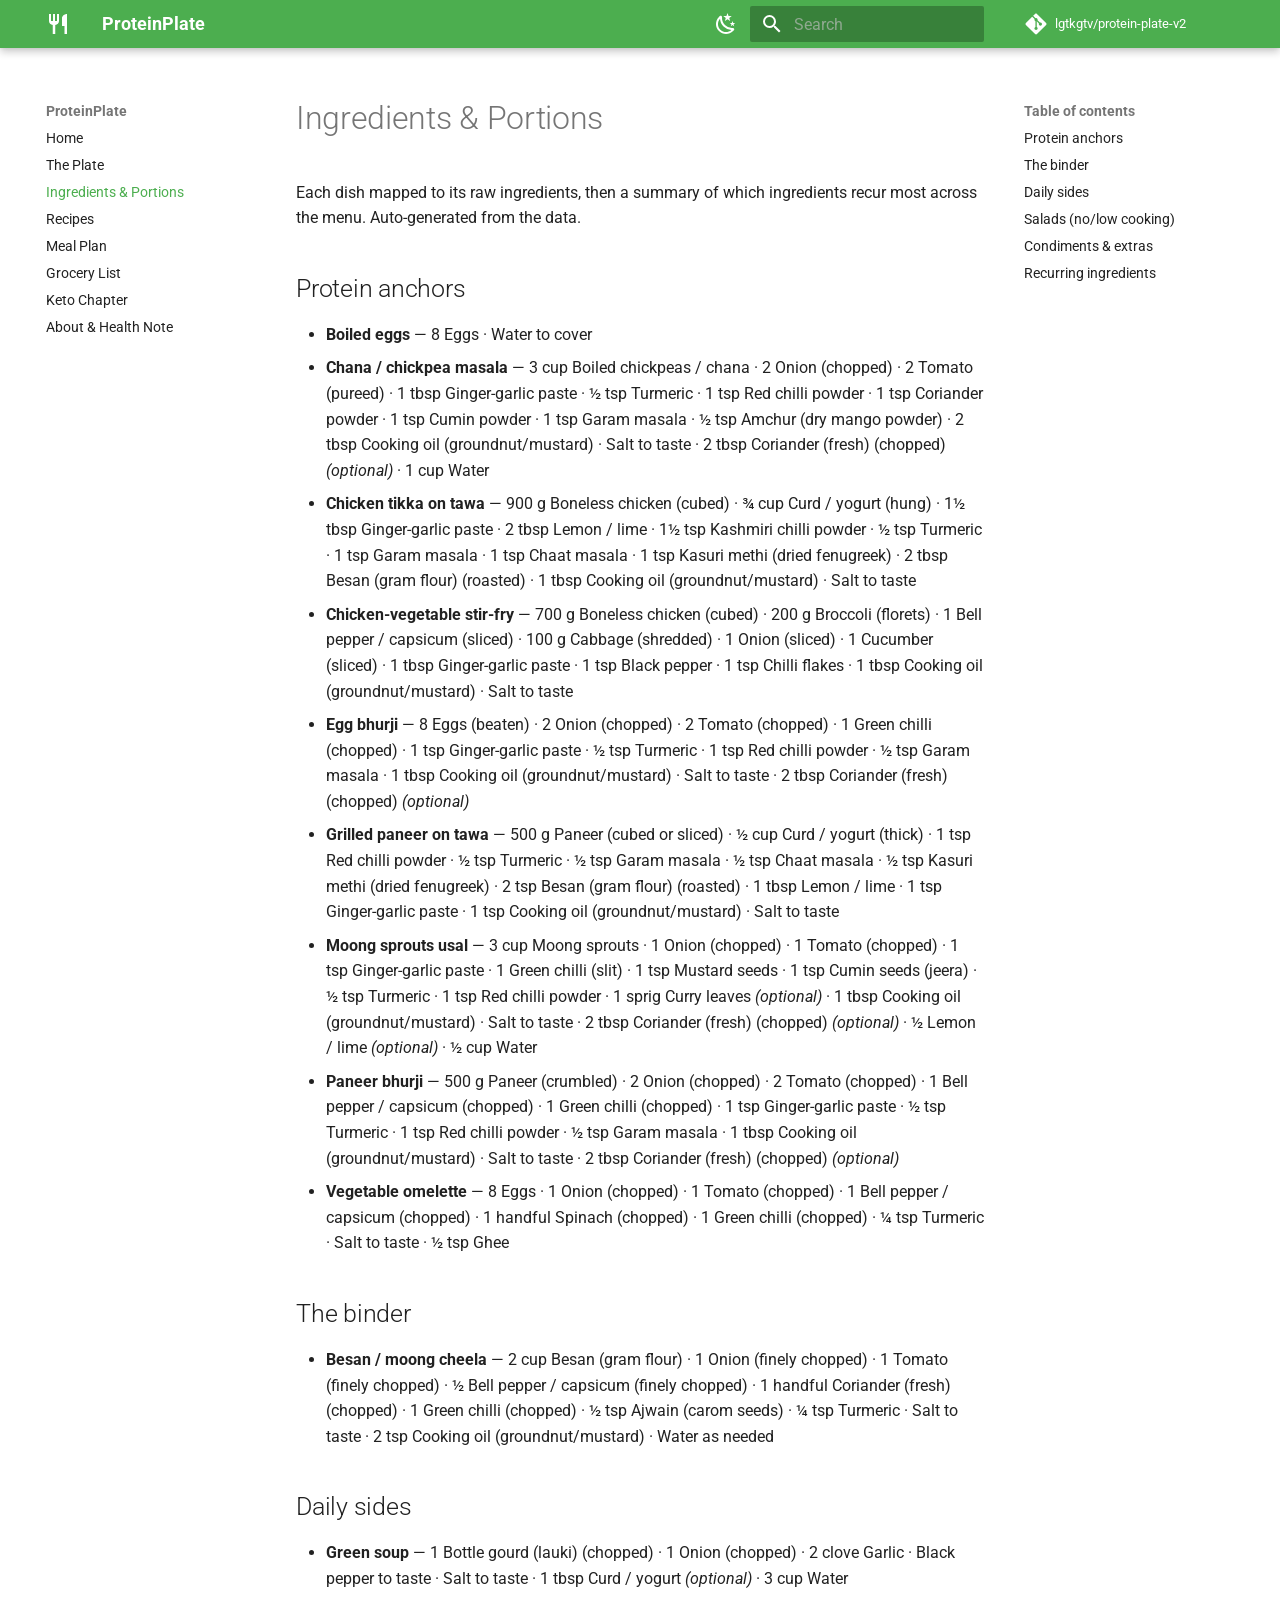
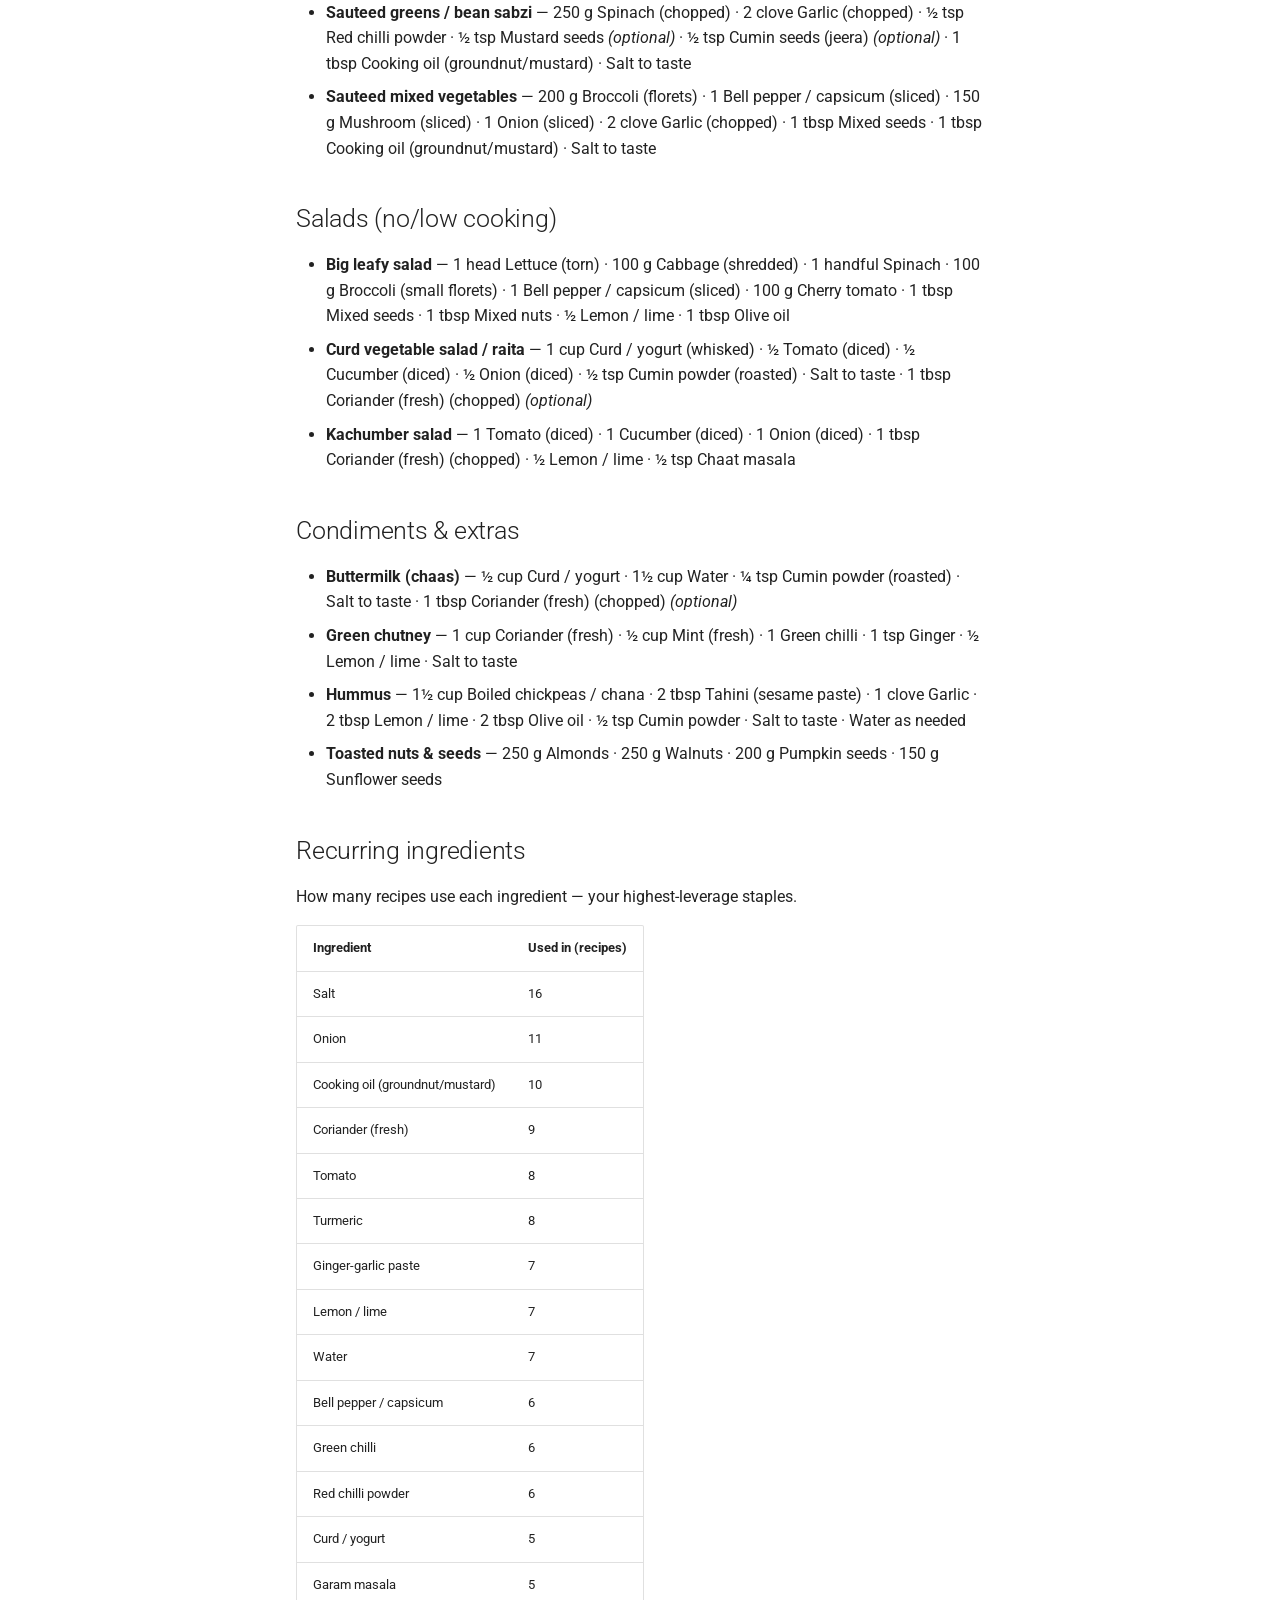
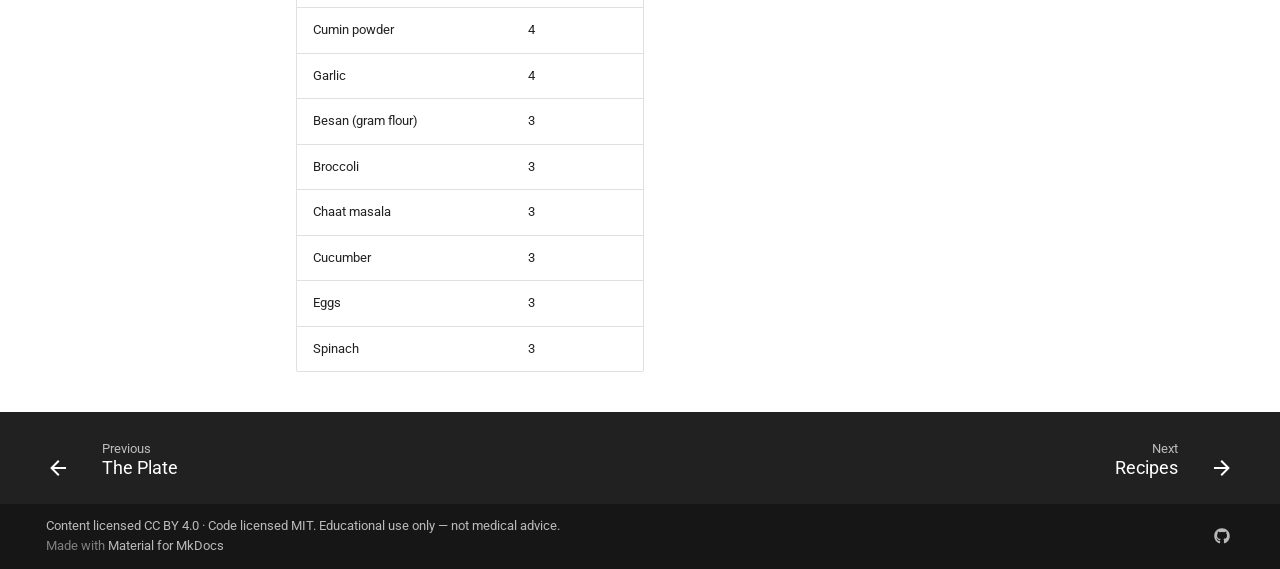
<file: ingredients/index.html>
<!doctype html>
<html lang="en" class="no-js">
  <head>
    
      <meta charset="utf-8">
      <meta name="viewport" content="width=device-width,initial-scale=1">
      
        <meta name="description" content="A free, open guide to high-protein, lower-calorie Indian home meals — annotated plates, family-of-4 recipes, batch-cooking plans, grocery lists, and a keto chapter. Built for public good.">
      
      
        <meta name="author" content="ProteinPlate contributors">
      
      
        <link rel="canonical" href="https://lgtkgtv.github.io/protein-plate-v2/ingredients/">
      
      
        <link rel="prev" href="../the-plate/">
      
      
        <link rel="next" href="../recipes/">
      
      
        
      
      
      <link rel="icon" href="../assets/images/favicon.png">
      <meta name="generator" content="mkdocs-1.6.1, mkdocs-material-9.7.6">
    
    
      
        <title>Ingredients & Portions - ProteinPlate</title>
      
    
    
      <link rel="stylesheet" href="../assets/stylesheets/main.484c7ddc.min.css">
      
        
        <link rel="stylesheet" href="../assets/stylesheets/palette.ab4e12ef.min.css">
      
      


    
    
      
    
    
      
        
        
        <link rel="preconnect" href="https://fonts.gstatic.com" crossorigin>
        <link rel="stylesheet" href="https://fonts.googleapis.com/css?family=Roboto:300,300i,400,400i,700,700i%7CRoboto+Mono:400,400i,700,700i&display=fallback">
        <style>:root{--md-text-font:"Roboto";--md-code-font:"Roboto Mono"}</style>
      
    
    
      <link rel="stylesheet" href="../assets/css/extra.css">
    
    <script>__md_scope=new URL("..",location),__md_hash=e=>[...e].reduce(((e,_)=>(e<<5)-e+_.charCodeAt(0)),0),__md_get=(e,_=localStorage,t=__md_scope)=>JSON.parse(_.getItem(t.pathname+"."+e)),__md_set=(e,_,t=localStorage,a=__md_scope)=>{try{t.setItem(a.pathname+"."+e,JSON.stringify(_))}catch(e){}}</script>
    
      

    
    
  <link rel="manifest" href="../manifest.json">
  <meta name="theme-color" content="#43a047">
  <link rel="apple-touch-icon" href="../assets/icons/icon-192.png">
  <meta name="apple-mobile-web-app-capable" content="yes">
  <meta name="apple-mobile-web-app-status-bar-style" content="default">
  <meta name="apple-mobile-web-app-title" content="ProteinPlate">

  </head>
  
  
    
    
      
    
    
    
    
    <body dir="ltr" data-md-color-scheme="default" data-md-color-primary="green" data-md-color-accent="deep-orange">
  
    
    <input class="md-toggle" data-md-toggle="drawer" type="checkbox" id="__drawer" autocomplete="off">
    <input class="md-toggle" data-md-toggle="search" type="checkbox" id="__search" autocomplete="off">
    <label class="md-overlay" for="__drawer"></label>
    <div data-md-component="skip">
      
        
        <a href="#ingredients-portions" class="md-skip">
          Skip to content
        </a>
      
    </div>
    <div data-md-component="announce">
      
    </div>
    
    
      

  

<header class="md-header md-header--shadow" data-md-component="header">
  <nav class="md-header__inner md-grid" aria-label="Header">
    <a href=".." title="ProteinPlate" class="md-header__button md-logo" aria-label="ProteinPlate" data-md-component="logo">
      
  
  <svg xmlns="http://www.w3.org/2000/svg" viewBox="0 0 24 24"><path d="M11 9H9V2H7v7H5V2H3v7c0 2.12 1.66 3.84 3.75 3.97V22h2.5v-9.03C11.34 12.84 13 11.12 13 9V2h-2zm5-3v8h2.5v8H21V2c-2.76 0-5 2.24-5 4"/></svg>

    </a>
    <label class="md-header__button md-icon" for="__drawer">
      
      <svg xmlns="http://www.w3.org/2000/svg" viewBox="0 0 24 24"><path d="M3 6h18v2H3zm0 5h18v2H3zm0 5h18v2H3z"/></svg>
    </label>
    <div class="md-header__title" data-md-component="header-title">
      <div class="md-header__ellipsis">
        <div class="md-header__topic">
          <span class="md-ellipsis">
            ProteinPlate
          </span>
        </div>
        <div class="md-header__topic" data-md-component="header-topic">
          <span class="md-ellipsis">
            
              Ingredients & Portions
            
          </span>
        </div>
      </div>
    </div>
    
      
        <form class="md-header__option" data-md-component="palette">
  
    
    
    
    <input class="md-option" data-md-color-media="(prefers-color-scheme: light)" data-md-color-scheme="default" data-md-color-primary="green" data-md-color-accent="deep-orange"  aria-label="Switch to dark mode"  type="radio" name="__palette" id="__palette_0">
    
      <label class="md-header__button md-icon" title="Switch to dark mode" for="__palette_1" hidden>
        <svg xmlns="http://www.w3.org/2000/svg" viewBox="0 0 24 24"><path d="m17.75 4.09-2.53 1.94.91 3.06-2.63-1.81-2.63 1.81.91-3.06-2.53-1.94L12.44 4l1.06-3 1.06 3zm3.5 6.91-1.64 1.25.59 1.98-1.7-1.17-1.7 1.17.59-1.98L15.75 11l2.06-.05L18.5 9l.69 1.95zm-2.28 4.95c.83-.08 1.72 1.1 1.19 1.85-.32.45-.66.87-1.08 1.27C15.17 23 8.84 23 4.94 19.07c-3.91-3.9-3.91-10.24 0-14.14.4-.4.82-.76 1.27-1.08.75-.53 1.93.36 1.85 1.19-.27 2.86.69 5.83 2.89 8.02a9.96 9.96 0 0 0 8.02 2.89m-1.64 2.02a12.08 12.08 0 0 1-7.8-3.47c-2.17-2.19-3.33-5-3.49-7.82-2.81 3.14-2.7 7.96.31 10.98 3.02 3.01 7.84 3.12 10.98.31"/></svg>
      </label>
    
  
    
    
    
    <input class="md-option" data-md-color-media="(prefers-color-scheme: dark)" data-md-color-scheme="slate" data-md-color-primary="green" data-md-color-accent="deep-orange"  aria-label="Switch to light mode"  type="radio" name="__palette" id="__palette_1">
    
      <label class="md-header__button md-icon" title="Switch to light mode" for="__palette_0" hidden>
        <svg xmlns="http://www.w3.org/2000/svg" viewBox="0 0 24 24"><path d="M12 7a5 5 0 0 1 5 5 5 5 0 0 1-5 5 5 5 0 0 1-5-5 5 5 0 0 1 5-5m0 2a3 3 0 0 0-3 3 3 3 0 0 0 3 3 3 3 0 0 0 3-3 3 3 0 0 0-3-3m0-7 2.39 3.42C13.65 5.15 12.84 5 12 5s-1.65.15-2.39.42zM3.34 7l4.16-.35A7.2 7.2 0 0 0 5.94 8.5c-.44.74-.69 1.5-.83 2.29zm.02 10 1.76-3.77a7.131 7.131 0 0 0 2.38 4.14zM20.65 7l-1.77 3.79a7.02 7.02 0 0 0-2.38-4.15zm-.01 10-4.14.36c.59-.51 1.12-1.14 1.54-1.86.42-.73.69-1.5.83-2.29zM12 22l-2.41-3.44c.74.27 1.55.44 2.41.44.82 0 1.63-.17 2.37-.44z"/></svg>
      </label>
    
  
</form>
      
    
    
      <script>var palette=__md_get("__palette");if(palette&&palette.color){if("(prefers-color-scheme)"===palette.color.media){var media=matchMedia("(prefers-color-scheme: light)"),input=document.querySelector(media.matches?"[data-md-color-media='(prefers-color-scheme: light)']":"[data-md-color-media='(prefers-color-scheme: dark)']");palette.color.media=input.getAttribute("data-md-color-media"),palette.color.scheme=input.getAttribute("data-md-color-scheme"),palette.color.primary=input.getAttribute("data-md-color-primary"),palette.color.accent=input.getAttribute("data-md-color-accent")}for(var[key,value]of Object.entries(palette.color))document.body.setAttribute("data-md-color-"+key,value)}</script>
    
    
    
      
      
        <label class="md-header__button md-icon" for="__search">
          
          <svg xmlns="http://www.w3.org/2000/svg" viewBox="0 0 24 24"><path d="M9.5 3A6.5 6.5 0 0 1 16 9.5c0 1.61-.59 3.09-1.56 4.23l.27.27h.79l5 5-1.5 1.5-5-5v-.79l-.27-.27A6.52 6.52 0 0 1 9.5 16 6.5 6.5 0 0 1 3 9.5 6.5 6.5 0 0 1 9.5 3m0 2C7 5 5 7 5 9.5S7 14 9.5 14 14 12 14 9.5 12 5 9.5 5"/></svg>
        </label>
        <div class="md-search" data-md-component="search" role="dialog">
  <label class="md-search__overlay" for="__search"></label>
  <div class="md-search__inner" role="search">
    <form class="md-search__form" name="search">
      <input type="text" class="md-search__input" name="query" aria-label="Search" placeholder="Search" autocapitalize="off" autocorrect="off" autocomplete="off" spellcheck="false" data-md-component="search-query" required>
      <label class="md-search__icon md-icon" for="__search">
        
        <svg xmlns="http://www.w3.org/2000/svg" viewBox="0 0 24 24"><path d="M9.5 3A6.5 6.5 0 0 1 16 9.5c0 1.61-.59 3.09-1.56 4.23l.27.27h.79l5 5-1.5 1.5-5-5v-.79l-.27-.27A6.52 6.52 0 0 1 9.5 16 6.5 6.5 0 0 1 3 9.5 6.5 6.5 0 0 1 9.5 3m0 2C7 5 5 7 5 9.5S7 14 9.5 14 14 12 14 9.5 12 5 9.5 5"/></svg>
        
        <svg xmlns="http://www.w3.org/2000/svg" viewBox="0 0 24 24"><path d="M20 11v2H8l5.5 5.5-1.42 1.42L4.16 12l7.92-7.92L13.5 5.5 8 11z"/></svg>
      </label>
      <nav class="md-search__options" aria-label="Search">
        
        <button type="reset" class="md-search__icon md-icon" title="Clear" aria-label="Clear" tabindex="-1">
          
          <svg xmlns="http://www.w3.org/2000/svg" viewBox="0 0 24 24"><path d="M19 6.41 17.59 5 12 10.59 6.41 5 5 6.41 10.59 12 5 17.59 6.41 19 12 13.41 17.59 19 19 17.59 13.41 12z"/></svg>
        </button>
      </nav>
      
        <div class="md-search__suggest" data-md-component="search-suggest"></div>
      
    </form>
    <div class="md-search__output">
      <div class="md-search__scrollwrap" tabindex="0" data-md-scrollfix>
        <div class="md-search-result" data-md-component="search-result">
          <div class="md-search-result__meta">
            Initializing search
          </div>
          <ol class="md-search-result__list" role="presentation"></ol>
        </div>
      </div>
    </div>
  </div>
</div>
      
    
    
      <div class="md-header__source">
        <a href="https://github.com/lgtkgtv/protein-plate-v2" title="Go to repository" class="md-source" data-md-component="source">
  <div class="md-source__icon md-icon">
    
    <svg xmlns="http://www.w3.org/2000/svg" viewBox="0 0 448 512"><!--! Font Awesome Free 7.1.0 by @fontawesome - https://fontawesome.com License - https://fontawesome.com/license/free (Icons: CC BY 4.0, Fonts: SIL OFL 1.1, Code: MIT License) Copyright 2025 Fonticons, Inc.--><path d="M439.6 236.1 244 40.5c-5.4-5.5-12.8-8.5-20.4-8.5s-15 3-20.4 8.4L162.5 81l51.5 51.5c27.1-9.1 52.7 16.8 43.4 43.7l49.7 49.7c34.2-11.8 61.2 31 35.5 56.7-26.5 26.5-70.2-2.9-56-37.3L240.3 199v121.9c25.3 12.5 22.3 41.8 9.1 55-6.4 6.4-15.2 10.1-24.3 10.1s-17.8-3.6-24.3-10.1c-17.6-17.6-11.1-46.9 11.2-56v-123c-20.8-8.5-24.6-30.7-18.6-45L142.6 101 8.5 235.1C3 240.6 0 247.9 0 255.5s3 15 8.5 20.4l195.6 195.7c5.4 5.4 12.7 8.4 20.4 8.4s15-3 20.4-8.4l194.7-194.7c5.4-5.4 8.4-12.8 8.4-20.4s-3-15-8.4-20.4"/></svg>
  </div>
  <div class="md-source__repository">
    lgtkgtv/protein-plate-v2
  </div>
</a>
      </div>
    
  </nav>
  
</header>
    
    <div class="md-container" data-md-component="container">
      
      
        
          
        
      
      <main class="md-main" data-md-component="main">
        <div class="md-main__inner md-grid">
          
            
              
              <div class="md-sidebar md-sidebar--primary" data-md-component="sidebar" data-md-type="navigation" >
                <div class="md-sidebar__scrollwrap">
                  <div class="md-sidebar__inner">
                    



<nav class="md-nav md-nav--primary" aria-label="Navigation" data-md-level="0">
  <label class="md-nav__title" for="__drawer">
    <a href=".." title="ProteinPlate" class="md-nav__button md-logo" aria-label="ProteinPlate" data-md-component="logo">
      
  
  <svg xmlns="http://www.w3.org/2000/svg" viewBox="0 0 24 24"><path d="M11 9H9V2H7v7H5V2H3v7c0 2.12 1.66 3.84 3.75 3.97V22h2.5v-9.03C11.34 12.84 13 11.12 13 9V2h-2zm5-3v8h2.5v8H21V2c-2.76 0-5 2.24-5 4"/></svg>

    </a>
    ProteinPlate
  </label>
  
    <div class="md-nav__source">
      <a href="https://github.com/lgtkgtv/protein-plate-v2" title="Go to repository" class="md-source" data-md-component="source">
  <div class="md-source__icon md-icon">
    
    <svg xmlns="http://www.w3.org/2000/svg" viewBox="0 0 448 512"><!--! Font Awesome Free 7.1.0 by @fontawesome - https://fontawesome.com License - https://fontawesome.com/license/free (Icons: CC BY 4.0, Fonts: SIL OFL 1.1, Code: MIT License) Copyright 2025 Fonticons, Inc.--><path d="M439.6 236.1 244 40.5c-5.4-5.5-12.8-8.5-20.4-8.5s-15 3-20.4 8.4L162.5 81l51.5 51.5c27.1-9.1 52.7 16.8 43.4 43.7l49.7 49.7c34.2-11.8 61.2 31 35.5 56.7-26.5 26.5-70.2-2.9-56-37.3L240.3 199v121.9c25.3 12.5 22.3 41.8 9.1 55-6.4 6.4-15.2 10.1-24.3 10.1s-17.8-3.6-24.3-10.1c-17.6-17.6-11.1-46.9 11.2-56v-123c-20.8-8.5-24.6-30.7-18.6-45L142.6 101 8.5 235.1C3 240.6 0 247.9 0 255.5s3 15 8.5 20.4l195.6 195.7c5.4 5.4 12.7 8.4 20.4 8.4s15-3 20.4-8.4l194.7-194.7c5.4-5.4 8.4-12.8 8.4-20.4s-3-15-8.4-20.4"/></svg>
  </div>
  <div class="md-source__repository">
    lgtkgtv/protein-plate-v2
  </div>
</a>
    </div>
  
  <ul class="md-nav__list" data-md-scrollfix>
    
      
      
  
  
  
  
    <li class="md-nav__item">
      <a href=".." class="md-nav__link">
        
  
  
  <span class="md-ellipsis">
    
  
    Home
  

    
  </span>
  
  

      </a>
    </li>
  

    
      
      
  
  
  
  
    <li class="md-nav__item">
      <a href="../the-plate/" class="md-nav__link">
        
  
  
  <span class="md-ellipsis">
    
  
    The Plate
  

    
  </span>
  
  

      </a>
    </li>
  

    
      
      
  
  
    
  
  
  
    <li class="md-nav__item md-nav__item--active">
      
      <input class="md-nav__toggle md-toggle" type="checkbox" id="__toc">
      
      
        
      
      
        <label class="md-nav__link md-nav__link--active" for="__toc">
          
  
  
  <span class="md-ellipsis">
    
  
    Ingredients & Portions
  

    
  </span>
  
  

          <span class="md-nav__icon md-icon"></span>
        </label>
      
      <a href="./" class="md-nav__link md-nav__link--active">
        
  
  
  <span class="md-ellipsis">
    
  
    Ingredients & Portions
  

    
  </span>
  
  

      </a>
      
        

<nav class="md-nav md-nav--secondary" aria-label="Table of contents">
  
  
  
    
  
  
    <label class="md-nav__title" for="__toc">
      <span class="md-nav__icon md-icon"></span>
      Table of contents
    </label>
    <ul class="md-nav__list" data-md-component="toc" data-md-scrollfix>
      
        <li class="md-nav__item">
  <a href="#protein-anchors" class="md-nav__link">
    <span class="md-ellipsis">
      
        Protein anchors
      
    </span>
  </a>
  
</li>
      
        <li class="md-nav__item">
  <a href="#the-binder" class="md-nav__link">
    <span class="md-ellipsis">
      
        The binder
      
    </span>
  </a>
  
</li>
      
        <li class="md-nav__item">
  <a href="#daily-sides" class="md-nav__link">
    <span class="md-ellipsis">
      
        Daily sides
      
    </span>
  </a>
  
</li>
      
        <li class="md-nav__item">
  <a href="#salads-nolow-cooking" class="md-nav__link">
    <span class="md-ellipsis">
      
        Salads (no/low cooking)
      
    </span>
  </a>
  
</li>
      
        <li class="md-nav__item">
  <a href="#condiments-extras" class="md-nav__link">
    <span class="md-ellipsis">
      
        Condiments &amp; extras
      
    </span>
  </a>
  
</li>
      
        <li class="md-nav__item">
  <a href="#recurring-ingredients" class="md-nav__link">
    <span class="md-ellipsis">
      
        Recurring ingredients
      
    </span>
  </a>
  
</li>
      
    </ul>
  
</nav>
      
    </li>
  

    
      
      
  
  
  
  
    <li class="md-nav__item">
      <a href="../recipes/" class="md-nav__link">
        
  
  
  <span class="md-ellipsis">
    
  
    Recipes
  

    
  </span>
  
  

      </a>
    </li>
  

    
      
      
  
  
  
  
    <li class="md-nav__item">
      <a href="../meal-plan/" class="md-nav__link">
        
  
  
  <span class="md-ellipsis">
    
  
    Meal Plan
  

    
  </span>
  
  

      </a>
    </li>
  

    
      
      
  
  
  
  
    <li class="md-nav__item">
      <a href="../grocery-list/" class="md-nav__link">
        
  
  
  <span class="md-ellipsis">
    
  
    Grocery List
  

    
  </span>
  
  

      </a>
    </li>
  

    
      
      
  
  
  
  
    <li class="md-nav__item">
      <a href="../keto/" class="md-nav__link">
        
  
  
  <span class="md-ellipsis">
    
  
    Keto Chapter
  

    
  </span>
  
  

      </a>
    </li>
  

    
      
      
  
  
  
  
    <li class="md-nav__item">
      <a href="../about/" class="md-nav__link">
        
  
  
  <span class="md-ellipsis">
    
  
    About & Health Note
  

    
  </span>
  
  

      </a>
    </li>
  

    
  </ul>
</nav>
                  </div>
                </div>
              </div>
            
            
              
              <div class="md-sidebar md-sidebar--secondary" data-md-component="sidebar" data-md-type="toc" >
                <div class="md-sidebar__scrollwrap">
                  <div class="md-sidebar__inner">
                    

<nav class="md-nav md-nav--secondary" aria-label="Table of contents">
  
  
  
    
  
  
    <label class="md-nav__title" for="__toc">
      <span class="md-nav__icon md-icon"></span>
      Table of contents
    </label>
    <ul class="md-nav__list" data-md-component="toc" data-md-scrollfix>
      
        <li class="md-nav__item">
  <a href="#protein-anchors" class="md-nav__link">
    <span class="md-ellipsis">
      
        Protein anchors
      
    </span>
  </a>
  
</li>
      
        <li class="md-nav__item">
  <a href="#the-binder" class="md-nav__link">
    <span class="md-ellipsis">
      
        The binder
      
    </span>
  </a>
  
</li>
      
        <li class="md-nav__item">
  <a href="#daily-sides" class="md-nav__link">
    <span class="md-ellipsis">
      
        Daily sides
      
    </span>
  </a>
  
</li>
      
        <li class="md-nav__item">
  <a href="#salads-nolow-cooking" class="md-nav__link">
    <span class="md-ellipsis">
      
        Salads (no/low cooking)
      
    </span>
  </a>
  
</li>
      
        <li class="md-nav__item">
  <a href="#condiments-extras" class="md-nav__link">
    <span class="md-ellipsis">
      
        Condiments &amp; extras
      
    </span>
  </a>
  
</li>
      
        <li class="md-nav__item">
  <a href="#recurring-ingredients" class="md-nav__link">
    <span class="md-ellipsis">
      
        Recurring ingredients
      
    </span>
  </a>
  
</li>
      
    </ul>
  
</nav>
                  </div>
                </div>
              </div>
            
          
          
            <div class="md-content" data-md-component="content">
              
              <article class="md-content__inner md-typeset">
                
                  



<h1 id="ingredients-portions">Ingredients &amp; Portions<a class="headerlink" href="#ingredients-portions" title="Permanent link">&para;</a></h1>
<p>Each dish mapped to its raw ingredients, then a summary of which ingredients recur most across the menu. Auto-generated from the data.</p>
<h2 id="protein-anchors">Protein anchors<a class="headerlink" href="#protein-anchors" title="Permanent link">&para;</a></h2>
<ul>
<li><strong>Boiled eggs</strong> — 8 Eggs · Water to cover</li>
<li><strong>Chana / chickpea masala</strong> — 3 cup Boiled chickpeas / chana · 2 Onion (chopped) · 2 Tomato (pureed) · 1 tbsp Ginger-garlic paste · ½ tsp Turmeric · 1 tsp Red chilli powder · 1 tsp Coriander powder · 1 tsp Cumin powder · 1 tsp Garam masala · ½ tsp Amchur (dry mango powder) · 2 tbsp Cooking oil (groundnut/mustard) · Salt to taste · 2 tbsp Coriander (fresh) (chopped) <em>(optional)</em> · 1 cup Water</li>
<li><strong>Chicken tikka on tawa</strong> — 900 g Boneless chicken (cubed) · ¾ cup Curd / yogurt (hung) · 1½ tbsp Ginger-garlic paste · 2 tbsp Lemon / lime · 1½ tsp Kashmiri chilli powder · ½ tsp Turmeric · 1 tsp Garam masala · 1 tsp Chaat masala · 1 tsp Kasuri methi (dried fenugreek) · 2 tbsp Besan (gram flour) (roasted) · 1 tbsp Cooking oil (groundnut/mustard) · Salt to taste</li>
<li><strong>Chicken-vegetable stir-fry</strong> — 700 g Boneless chicken (cubed) · 200 g Broccoli (florets) · 1 Bell pepper / capsicum (sliced) · 100 g Cabbage (shredded) · 1 Onion (sliced) · 1 Cucumber (sliced) · 1 tbsp Ginger-garlic paste · 1 tsp Black pepper · 1 tsp Chilli flakes · 1 tbsp Cooking oil (groundnut/mustard) · Salt to taste</li>
<li><strong>Egg bhurji</strong> — 8 Eggs (beaten) · 2 Onion (chopped) · 2 Tomato (chopped) · 1 Green chilli (chopped) · 1 tsp Ginger-garlic paste · ½ tsp Turmeric · 1 tsp Red chilli powder · ½ tsp Garam masala · 1 tbsp Cooking oil (groundnut/mustard) · Salt to taste · 2 tbsp Coriander (fresh) (chopped) <em>(optional)</em></li>
<li><strong>Grilled paneer on tawa</strong> — 500 g Paneer (cubed or sliced) · ½ cup Curd / yogurt (thick) · 1 tsp Red chilli powder · ½ tsp Turmeric · ½ tsp Garam masala · ½ tsp Chaat masala · ½ tsp Kasuri methi (dried fenugreek) · 2 tsp Besan (gram flour) (roasted) · 1 tbsp Lemon / lime · 1 tsp Ginger-garlic paste · 1 tsp Cooking oil (groundnut/mustard) · Salt to taste</li>
<li><strong>Moong sprouts usal</strong> — 3 cup Moong sprouts · 1 Onion (chopped) · 1 Tomato (chopped) · 1 tsp Ginger-garlic paste · 1 Green chilli (slit) · 1 tsp Mustard seeds · 1 tsp Cumin seeds (jeera) · ½ tsp Turmeric · 1 tsp Red chilli powder · 1 sprig Curry leaves <em>(optional)</em> · 1 tbsp Cooking oil (groundnut/mustard) · Salt to taste · 2 tbsp Coriander (fresh) (chopped) <em>(optional)</em> · ½ Lemon / lime <em>(optional)</em> · ½ cup Water</li>
<li><strong>Paneer bhurji</strong> — 500 g Paneer (crumbled) · 2 Onion (chopped) · 2 Tomato (chopped) · 1 Bell pepper / capsicum (chopped) · 1 Green chilli (chopped) · 1 tsp Ginger-garlic paste · ½ tsp Turmeric · 1 tsp Red chilli powder · ½ tsp Garam masala · 1 tbsp Cooking oil (groundnut/mustard) · Salt to taste · 2 tbsp Coriander (fresh) (chopped) <em>(optional)</em></li>
<li><strong>Vegetable omelette</strong> — 8 Eggs · 1 Onion (chopped) · 1 Tomato (chopped) · 1 Bell pepper / capsicum (chopped) · 1 handful Spinach (chopped) · 1 Green chilli (chopped) · ¼ tsp Turmeric · Salt to taste · ½ tsp Ghee</li>
</ul>
<h2 id="the-binder">The binder<a class="headerlink" href="#the-binder" title="Permanent link">&para;</a></h2>
<ul>
<li><strong>Besan / moong cheela</strong> — 2 cup Besan (gram flour) · 1 Onion (finely chopped) · 1 Tomato (finely chopped) · ½ Bell pepper / capsicum (finely chopped) · 1 handful Coriander (fresh) (chopped) · 1 Green chilli (chopped) · ½ tsp Ajwain (carom seeds) · ¼ tsp Turmeric · Salt to taste · 2 tsp Cooking oil (groundnut/mustard) · Water as needed</li>
</ul>
<h2 id="daily-sides">Daily sides<a class="headerlink" href="#daily-sides" title="Permanent link">&para;</a></h2>
<ul>
<li><strong>Green soup</strong> — 1 Bottle gourd (lauki) (chopped) · 1 Onion (chopped) · 2 clove Garlic · Black pepper to taste · Salt to taste · 1 tbsp Curd / yogurt <em>(optional)</em> · 3 cup Water</li>
<li><strong>Sauteed greens / bean sabzi</strong> — 250 g Spinach (chopped) · 2 clove Garlic (chopped) · ½ tsp Red chilli powder · ½ tsp Mustard seeds <em>(optional)</em> · ½ tsp Cumin seeds (jeera) <em>(optional)</em> · 1 tbsp Cooking oil (groundnut/mustard) · Salt to taste</li>
<li><strong>Sauteed mixed vegetables</strong> — 200 g Broccoli (florets) · 1 Bell pepper / capsicum (sliced) · 150 g Mushroom (sliced) · 1 Onion (sliced) · 2 clove Garlic (chopped) · 1 tbsp Mixed seeds · 1 tbsp Cooking oil (groundnut/mustard) · Salt to taste</li>
</ul>
<h2 id="salads-nolow-cooking">Salads (no/low cooking)<a class="headerlink" href="#salads-nolow-cooking" title="Permanent link">&para;</a></h2>
<ul>
<li><strong>Big leafy salad</strong> — 1 head Lettuce (torn) · 100 g Cabbage (shredded) · 1 handful Spinach · 100 g Broccoli (small florets) · 1 Bell pepper / capsicum (sliced) · 100 g Cherry tomato · 1 tbsp Mixed seeds · 1 tbsp Mixed nuts · ½ Lemon / lime · 1 tbsp Olive oil</li>
<li><strong>Curd vegetable salad / raita</strong> — 1 cup Curd / yogurt (whisked) · ½ Tomato (diced) · ½ Cucumber (diced) · ½ Onion (diced) · ½ tsp Cumin powder (roasted) · Salt to taste · 1 tbsp Coriander (fresh) (chopped) <em>(optional)</em></li>
<li><strong>Kachumber salad</strong> — 1 Tomato (diced) · 1 Cucumber (diced) · 1 Onion (diced) · 1 tbsp Coriander (fresh) (chopped) · ½ Lemon / lime · ½ tsp Chaat masala</li>
</ul>
<h2 id="condiments-extras">Condiments &amp; extras<a class="headerlink" href="#condiments-extras" title="Permanent link">&para;</a></h2>
<ul>
<li><strong>Buttermilk (chaas)</strong> — ½ cup Curd / yogurt · 1½ cup Water · ¼ tsp Cumin powder (roasted) · Salt to taste · 1 tbsp Coriander (fresh) (chopped) <em>(optional)</em></li>
<li><strong>Green chutney</strong> — 1 cup Coriander (fresh) · ½ cup Mint (fresh) · 1 Green chilli · 1 tsp Ginger · ½ Lemon / lime · Salt to taste</li>
<li><strong>Hummus</strong> — 1½ cup Boiled chickpeas / chana · 2 tbsp Tahini (sesame paste) · 1 clove Garlic · 2 tbsp Lemon / lime · 2 tbsp Olive oil · ½ tsp Cumin powder · Salt to taste · Water as needed</li>
<li><strong>Toasted nuts &amp; seeds</strong> — 250 g Almonds · 250 g Walnuts · 200 g Pumpkin seeds · 150 g Sunflower seeds</li>
</ul>
<h2 id="recurring-ingredients">Recurring ingredients<a class="headerlink" href="#recurring-ingredients" title="Permanent link">&para;</a></h2>
<p>How many recipes use each ingredient — your highest-leverage staples.</p>
<table>
<thead>
<tr>
<th>Ingredient</th>
<th>Used in (recipes)</th>
</tr>
</thead>
<tbody>
<tr>
<td>Salt</td>
<td>16</td>
</tr>
<tr>
<td>Onion</td>
<td>11</td>
</tr>
<tr>
<td>Cooking oil (groundnut/mustard)</td>
<td>10</td>
</tr>
<tr>
<td>Coriander (fresh)</td>
<td>9</td>
</tr>
<tr>
<td>Tomato</td>
<td>8</td>
</tr>
<tr>
<td>Turmeric</td>
<td>8</td>
</tr>
<tr>
<td>Ginger-garlic paste</td>
<td>7</td>
</tr>
<tr>
<td>Lemon / lime</td>
<td>7</td>
</tr>
<tr>
<td>Water</td>
<td>7</td>
</tr>
<tr>
<td>Bell pepper / capsicum</td>
<td>6</td>
</tr>
<tr>
<td>Green chilli</td>
<td>6</td>
</tr>
<tr>
<td>Red chilli powder</td>
<td>6</td>
</tr>
<tr>
<td>Curd / yogurt</td>
<td>5</td>
</tr>
<tr>
<td>Garam masala</td>
<td>5</td>
</tr>
<tr>
<td>Cumin powder</td>
<td>4</td>
</tr>
<tr>
<td>Garlic</td>
<td>4</td>
</tr>
<tr>
<td>Besan (gram flour)</td>
<td>3</td>
</tr>
<tr>
<td>Broccoli</td>
<td>3</td>
</tr>
<tr>
<td>Chaat masala</td>
<td>3</td>
</tr>
<tr>
<td>Cucumber</td>
<td>3</td>
</tr>
<tr>
<td>Eggs</td>
<td>3</td>
</tr>
<tr>
<td>Spinach</td>
<td>3</td>
</tr>
</tbody>
</table>












                
              </article>
            </div>
          
          
<script>var target=document.getElementById(location.hash.slice(1));target&&target.name&&(target.checked=target.name.startsWith("__tabbed_"))</script>
        </div>
        
          <button type="button" class="md-top md-icon" data-md-component="top" hidden>
  
  <svg xmlns="http://www.w3.org/2000/svg" viewBox="0 0 24 24"><path d="M13 20h-2V8l-5.5 5.5-1.42-1.42L12 4.16l7.92 7.92-1.42 1.42L13 8z"/></svg>
  Back to top
</button>
        
      </main>
      
        <footer class="md-footer">
  
    
      
      <nav class="md-footer__inner md-grid" aria-label="Footer" >
        
          
          <a href="../the-plate/" class="md-footer__link md-footer__link--prev" aria-label="Previous: The Plate">
            <div class="md-footer__button md-icon">
              
              <svg xmlns="http://www.w3.org/2000/svg" viewBox="0 0 24 24"><path d="M20 11v2H8l5.5 5.5-1.42 1.42L4.16 12l7.92-7.92L13.5 5.5 8 11z"/></svg>
            </div>
            <div class="md-footer__title">
              <span class="md-footer__direction">
                Previous
              </span>
              <div class="md-ellipsis">
                The Plate
              </div>
            </div>
          </a>
        
        
          
          <a href="../recipes/" class="md-footer__link md-footer__link--next" aria-label="Next: Recipes">
            <div class="md-footer__title">
              <span class="md-footer__direction">
                Next
              </span>
              <div class="md-ellipsis">
                Recipes
              </div>
            </div>
            <div class="md-footer__button md-icon">
              
              <svg xmlns="http://www.w3.org/2000/svg" viewBox="0 0 24 24"><path d="M4 11v2h12l-5.5 5.5 1.42 1.42L19.84 12l-7.92-7.92L10.5 5.5 16 11z"/></svg>
            </div>
          </a>
        
      </nav>
    
  
  <div class="md-footer-meta md-typeset">
    <div class="md-footer-meta__inner md-grid">
      <div class="md-copyright">
  
    <div class="md-copyright__highlight">
      Content licensed CC BY 4.0 · Code licensed MIT. Educational use only — not medical advice.
    </div>
  
  
    Made with
    <a href="https://squidfunk.github.io/mkdocs-material/" target="_blank" rel="noopener">
      Material for MkDocs
    </a>
  
</div>
      
        
<div class="md-social">
  
    
    
    
    
      
      
    
    <a href="https://github.com/lgtkgtv/protein-plate-v2" target="_blank" rel="noopener" title="github.com" class="md-social__link">
      <svg xmlns="http://www.w3.org/2000/svg" viewBox="0 0 512 512"><!--! Font Awesome Free 7.1.0 by @fontawesome - https://fontawesome.com License - https://fontawesome.com/license/free (Icons: CC BY 4.0, Fonts: SIL OFL 1.1, Code: MIT License) Copyright 2025 Fonticons, Inc.--><path d="M173.9 397.4c0 2-2.3 3.6-5.2 3.6-3.3.3-5.6-1.3-5.6-3.6 0-2 2.3-3.6 5.2-3.6 3-.3 5.6 1.3 5.6 3.6m-31.1-4.5c-.7 2 1.3 4.3 4.3 4.9 2.6 1 5.6 0 6.2-2s-1.3-4.3-4.3-5.2c-2.6-.7-5.5.3-6.2 2.3m44.2-1.7c-2.9.7-4.9 2.6-4.6 4.9.3 2 2.9 3.3 5.9 2.6 2.9-.7 4.9-2.6 4.6-4.6-.3-1.9-3-3.2-5.9-2.9M252.8 8C114.1 8 8 113.3 8 252c0 110.9 69.8 205.8 169.5 239.2 12.8 2.3 17.3-5.6 17.3-12.1 0-6.2-.3-40.4-.3-61.4 0 0-70 15-84.7-29.8 0 0-11.4-29.1-27.8-36.6 0 0-22.9-15.7 1.6-15.4 0 0 24.9 2 38.6 25.8 21.9 38.6 58.6 27.5 72.9 20.9 2.3-16 8.8-27.1 16-33.7-55.9-6.2-112.3-14.3-112.3-110.5 0-27.5 7.6-41.3 23.6-58.9-2.6-6.5-11.1-33.3 2.6-67.9 20.9-6.5 69 27 69 27 20-5.6 41.5-8.5 62.8-8.5s42.8 2.9 62.8 8.5c0 0 48.1-33.6 69-27 13.7 34.7 5.2 61.4 2.6 67.9 16 17.7 25.8 31.5 25.8 58.9 0 96.5-58.9 104.2-114.8 110.5 9.2 7.9 17 22.9 17 46.4 0 33.7-.3 75.4-.3 83.6 0 6.5 4.6 14.4 17.3 12.1C436.2 457.8 504 362.9 504 252 504 113.3 391.5 8 252.8 8M105.2 352.9c-1.3 1-1 3.3.7 5.2 1.6 1.6 3.9 2.3 5.2 1 1.3-1 1-3.3-.7-5.2-1.6-1.6-3.9-2.3-5.2-1m-10.8-8.1c-.7 1.3.3 2.9 2.3 3.9 1.6 1 3.6.7 4.3-.7.7-1.3-.3-2.9-2.3-3.9-2-.6-3.6-.3-4.3.7m32.4 35.6c-1.6 1.3-1 4.3 1.3 6.2 2.3 2.3 5.2 2.6 6.5 1 1.3-1.3.7-4.3-1.3-6.2-2.2-2.3-5.2-2.6-6.5-1m-11.4-14.7c-1.6 1-1.6 3.6 0 5.9s4.3 3.3 5.6 2.3c1.6-1.3 1.6-3.9 0-6.2-1.4-2.3-4-3.3-5.6-2"/></svg>
    </a>
  
</div>
      
    </div>
  </div>
</footer>
      
    </div>
    <div class="md-dialog" data-md-component="dialog">
      <div class="md-dialog__inner md-typeset"></div>
    </div>
    
    
    
      
      
      <script id="__config" type="application/json">{"annotate": null, "base": "..", "features": ["navigation.instant", "navigation.tracking", "navigation.top", "navigation.footer", "content.code.copy", "toc.follow", "search.suggest", "search.highlight"], "search": "../assets/javascripts/workers/search.2c215733.min.js", "tags": null, "translations": {"clipboard.copied": "Copied to clipboard", "clipboard.copy": "Copy to clipboard", "search.result.more.one": "1 more on this page", "search.result.more.other": "# more on this page", "search.result.none": "No matching documents", "search.result.one": "1 matching document", "search.result.other": "# matching documents", "search.result.placeholder": "Type to start searching", "search.result.term.missing": "Missing", "select.version": "Select version"}, "version": null}</script>
    
    
      <script src="../assets/javascripts/bundle.79ae519e.min.js"></script>
      
        <script src="../assets/js/serving-scaler.js"></script>
      
        <script src="../assets/js/grocery-core.js"></script>
      
        <script src="../assets/js/grocery.js"></script>
      
        <script src="../assets/js/meal-plan.js"></script>
      
        <script src="../assets/js/pwa.js"></script>
      
    
  </body>
</html>
</file>
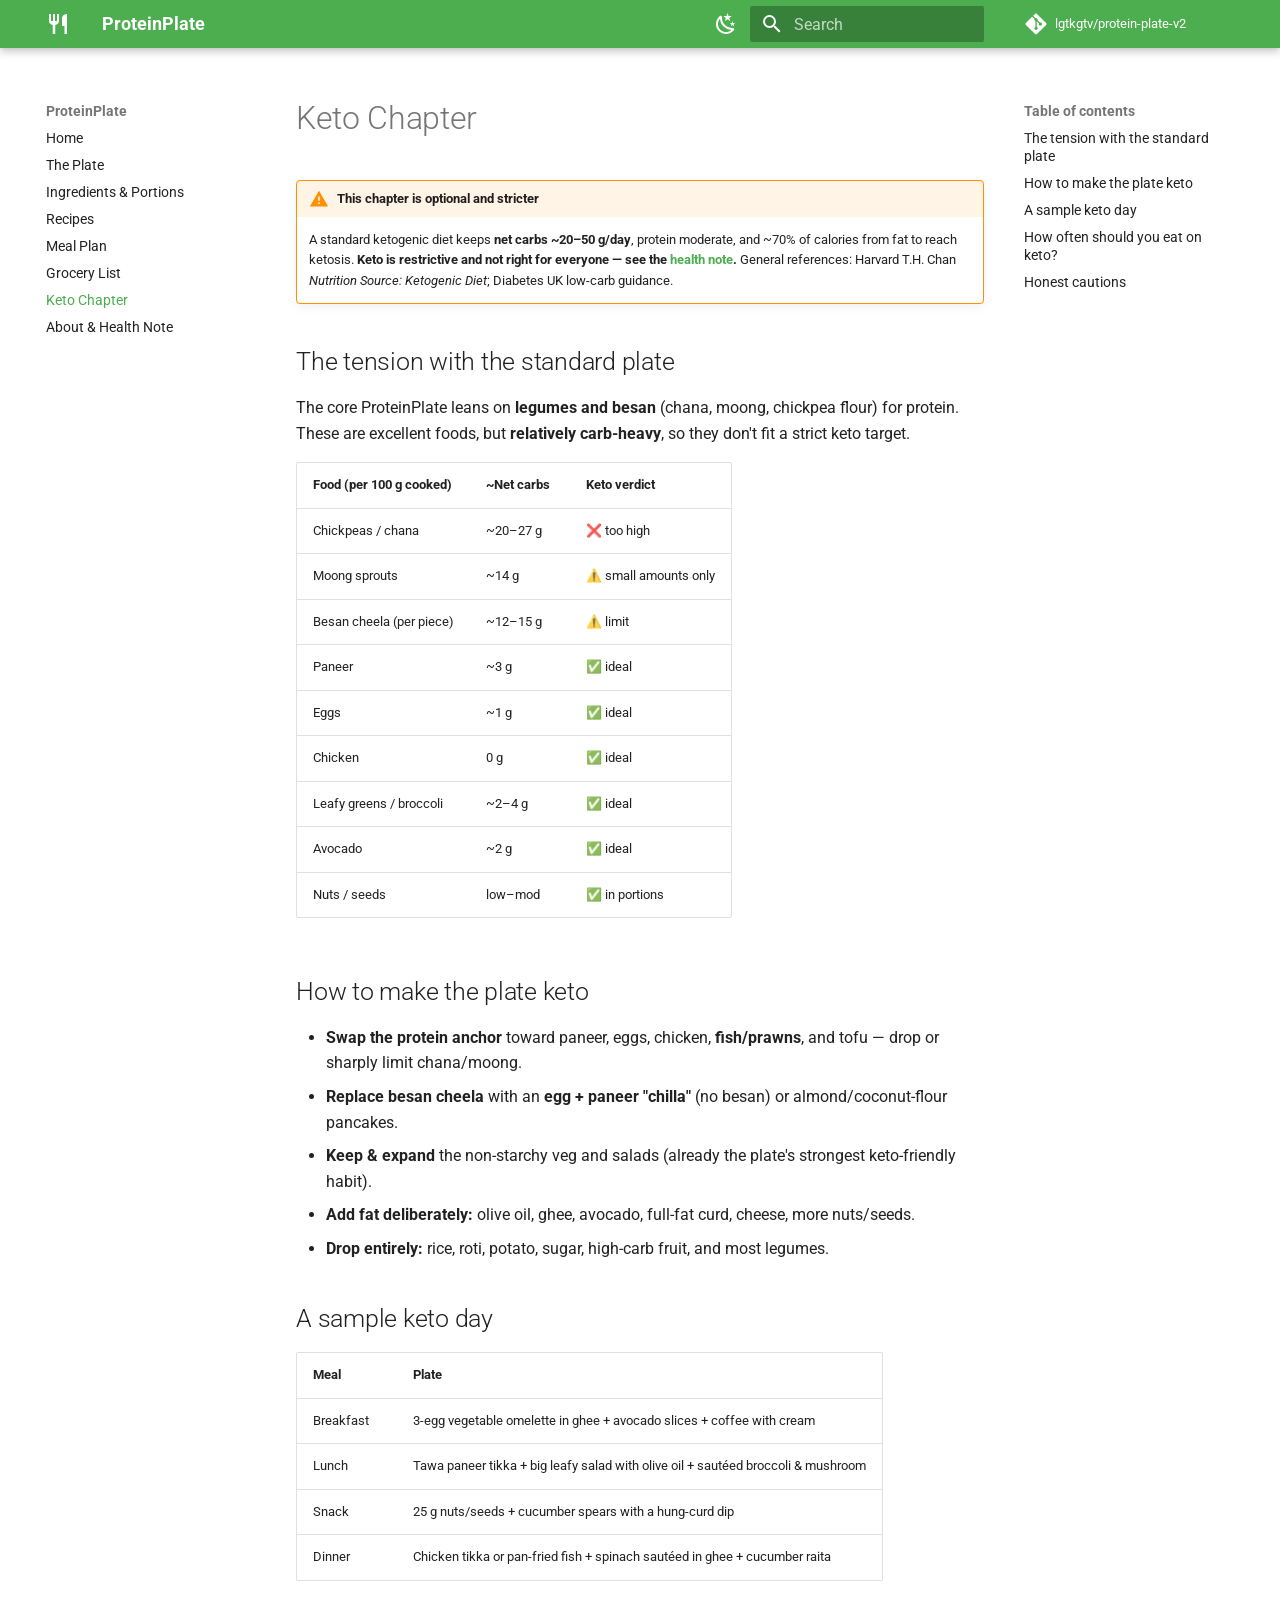
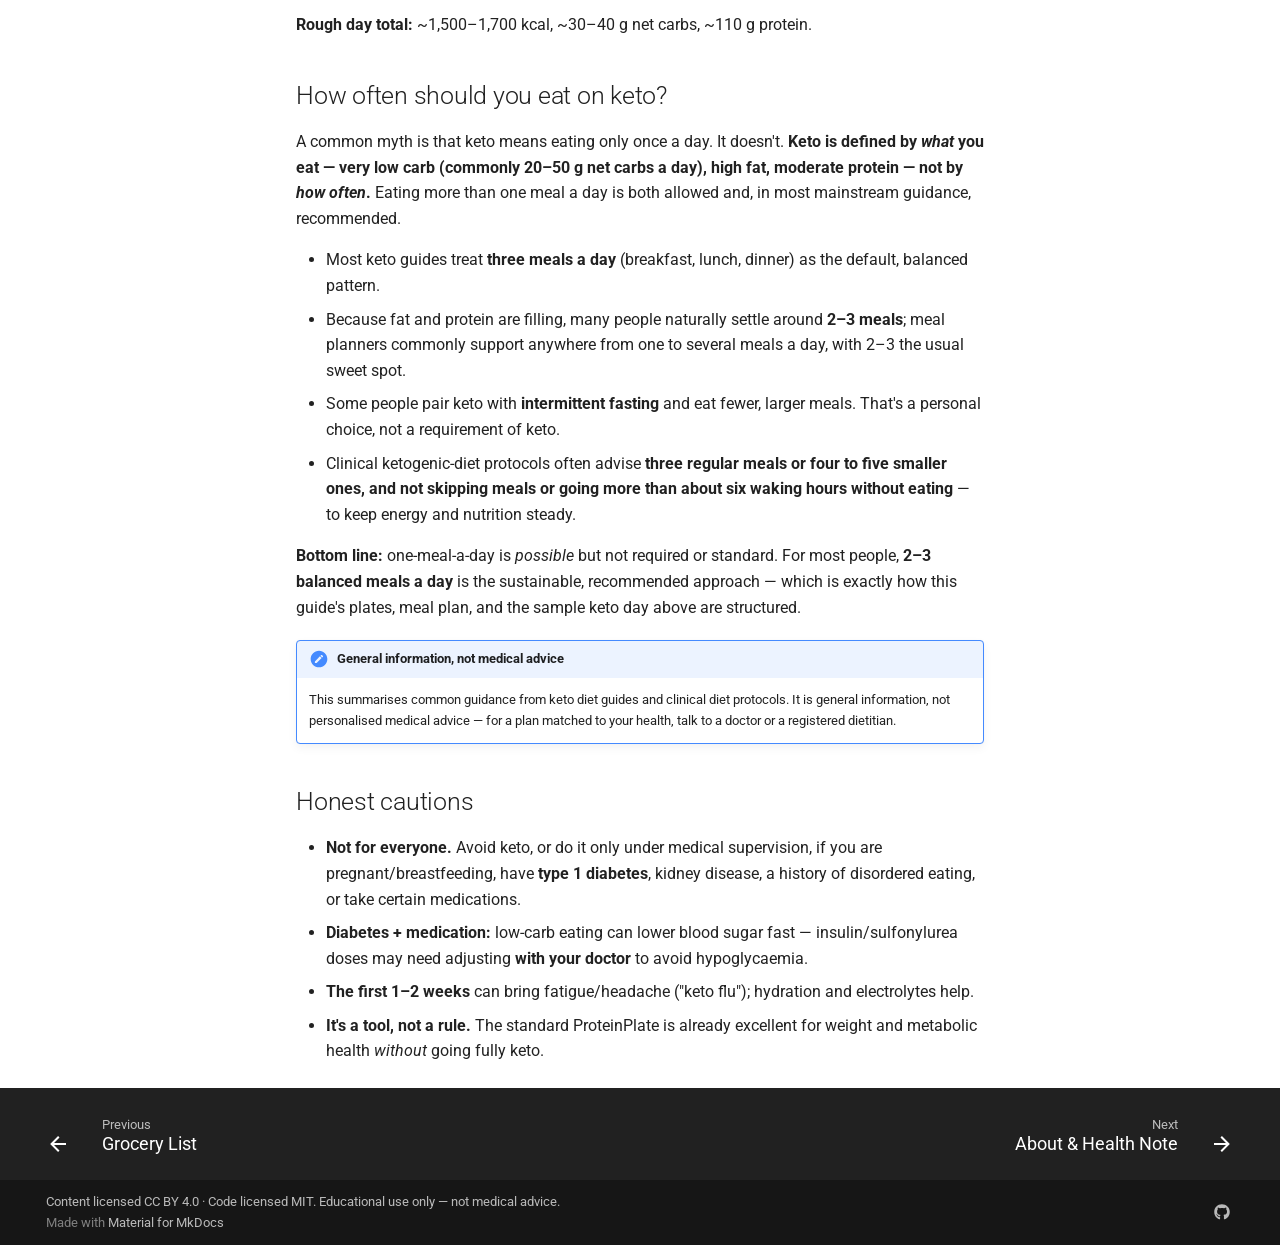
<file: keto/index.html>
<!doctype html>
<html lang="en" class="no-js">
  <head>
    
      <meta charset="utf-8">
      <meta name="viewport" content="width=device-width,initial-scale=1">
      
        <meta name="description" content="A free, open guide to high-protein, lower-calorie Indian home meals — annotated plates, family-of-4 recipes, batch-cooking plans, grocery lists, and a keto chapter. Built for public good.">
      
      
        <meta name="author" content="ProteinPlate contributors">
      
      
        <link rel="canonical" href="https://lgtkgtv.github.io/protein-plate-v2/keto/">
      
      
        <link rel="prev" href="../grocery-list/">
      
      
        <link rel="next" href="../about/">
      
      
        
      
      
      <link rel="icon" href="../assets/images/favicon.png">
      <meta name="generator" content="mkdocs-1.6.1, mkdocs-material-9.7.6">
    
    
      
        <title>Keto Chapter - ProteinPlate</title>
      
    
    
      <link rel="stylesheet" href="../assets/stylesheets/main.484c7ddc.min.css">
      
        
        <link rel="stylesheet" href="../assets/stylesheets/palette.ab4e12ef.min.css">
      
      


    
    
      
    
    
      
        
        
        <link rel="preconnect" href="https://fonts.gstatic.com" crossorigin>
        <link rel="stylesheet" href="https://fonts.googleapis.com/css?family=Roboto:300,300i,400,400i,700,700i%7CRoboto+Mono:400,400i,700,700i&display=fallback">
        <style>:root{--md-text-font:"Roboto";--md-code-font:"Roboto Mono"}</style>
      
    
    
      <link rel="stylesheet" href="../assets/css/extra.css">
    
    <script>__md_scope=new URL("..",location),__md_hash=e=>[...e].reduce(((e,_)=>(e<<5)-e+_.charCodeAt(0)),0),__md_get=(e,_=localStorage,t=__md_scope)=>JSON.parse(_.getItem(t.pathname+"."+e)),__md_set=(e,_,t=localStorage,a=__md_scope)=>{try{t.setItem(a.pathname+"."+e,JSON.stringify(_))}catch(e){}}</script>
    
      

    
    
  <link rel="manifest" href="../manifest.json">
  <meta name="theme-color" content="#43a047">
  <link rel="apple-touch-icon" href="../assets/icons/icon-192.png">
  <meta name="apple-mobile-web-app-capable" content="yes">
  <meta name="apple-mobile-web-app-status-bar-style" content="default">
  <meta name="apple-mobile-web-app-title" content="ProteinPlate">

  </head>
  
  
    
    
      
    
    
    
    
    <body dir="ltr" data-md-color-scheme="default" data-md-color-primary="green" data-md-color-accent="deep-orange">
  
    
    <input class="md-toggle" data-md-toggle="drawer" type="checkbox" id="__drawer" autocomplete="off">
    <input class="md-toggle" data-md-toggle="search" type="checkbox" id="__search" autocomplete="off">
    <label class="md-overlay" for="__drawer"></label>
    <div data-md-component="skip">
      
        
        <a href="#keto-chapter" class="md-skip">
          Skip to content
        </a>
      
    </div>
    <div data-md-component="announce">
      
    </div>
    
    
      

  

<header class="md-header md-header--shadow" data-md-component="header">
  <nav class="md-header__inner md-grid" aria-label="Header">
    <a href=".." title="ProteinPlate" class="md-header__button md-logo" aria-label="ProteinPlate" data-md-component="logo">
      
  
  <svg xmlns="http://www.w3.org/2000/svg" viewBox="0 0 24 24"><path d="M11 9H9V2H7v7H5V2H3v7c0 2.12 1.66 3.84 3.75 3.97V22h2.5v-9.03C11.34 12.84 13 11.12 13 9V2h-2zm5-3v8h2.5v8H21V2c-2.76 0-5 2.24-5 4"/></svg>

    </a>
    <label class="md-header__button md-icon" for="__drawer">
      
      <svg xmlns="http://www.w3.org/2000/svg" viewBox="0 0 24 24"><path d="M3 6h18v2H3zm0 5h18v2H3zm0 5h18v2H3z"/></svg>
    </label>
    <div class="md-header__title" data-md-component="header-title">
      <div class="md-header__ellipsis">
        <div class="md-header__topic">
          <span class="md-ellipsis">
            ProteinPlate
          </span>
        </div>
        <div class="md-header__topic" data-md-component="header-topic">
          <span class="md-ellipsis">
            
              Keto Chapter
            
          </span>
        </div>
      </div>
    </div>
    
      
        <form class="md-header__option" data-md-component="palette">
  
    
    
    
    <input class="md-option" data-md-color-media="(prefers-color-scheme: light)" data-md-color-scheme="default" data-md-color-primary="green" data-md-color-accent="deep-orange"  aria-label="Switch to dark mode"  type="radio" name="__palette" id="__palette_0">
    
      <label class="md-header__button md-icon" title="Switch to dark mode" for="__palette_1" hidden>
        <svg xmlns="http://www.w3.org/2000/svg" viewBox="0 0 24 24"><path d="m17.75 4.09-2.53 1.94.91 3.06-2.63-1.81-2.63 1.81.91-3.06-2.53-1.94L12.44 4l1.06-3 1.06 3zm3.5 6.91-1.64 1.25.59 1.98-1.7-1.17-1.7 1.17.59-1.98L15.75 11l2.06-.05L18.5 9l.69 1.95zm-2.28 4.95c.83-.08 1.72 1.1 1.19 1.85-.32.45-.66.87-1.08 1.27C15.17 23 8.84 23 4.94 19.07c-3.91-3.9-3.91-10.24 0-14.14.4-.4.82-.76 1.27-1.08.75-.53 1.93.36 1.85 1.19-.27 2.86.69 5.83 2.89 8.02a9.96 9.96 0 0 0 8.02 2.89m-1.64 2.02a12.08 12.08 0 0 1-7.8-3.47c-2.17-2.19-3.33-5-3.49-7.82-2.81 3.14-2.7 7.96.31 10.98 3.02 3.01 7.84 3.12 10.98.31"/></svg>
      </label>
    
  
    
    
    
    <input class="md-option" data-md-color-media="(prefers-color-scheme: dark)" data-md-color-scheme="slate" data-md-color-primary="green" data-md-color-accent="deep-orange"  aria-label="Switch to light mode"  type="radio" name="__palette" id="__palette_1">
    
      <label class="md-header__button md-icon" title="Switch to light mode" for="__palette_0" hidden>
        <svg xmlns="http://www.w3.org/2000/svg" viewBox="0 0 24 24"><path d="M12 7a5 5 0 0 1 5 5 5 5 0 0 1-5 5 5 5 0 0 1-5-5 5 5 0 0 1 5-5m0 2a3 3 0 0 0-3 3 3 3 0 0 0 3 3 3 3 0 0 0 3-3 3 3 0 0 0-3-3m0-7 2.39 3.42C13.65 5.15 12.84 5 12 5s-1.65.15-2.39.42zM3.34 7l4.16-.35A7.2 7.2 0 0 0 5.94 8.5c-.44.74-.69 1.5-.83 2.29zm.02 10 1.76-3.77a7.131 7.131 0 0 0 2.38 4.14zM20.65 7l-1.77 3.79a7.02 7.02 0 0 0-2.38-4.15zm-.01 10-4.14.36c.59-.51 1.12-1.14 1.54-1.86.42-.73.69-1.5.83-2.29zM12 22l-2.41-3.44c.74.27 1.55.44 2.41.44.82 0 1.63-.17 2.37-.44z"/></svg>
      </label>
    
  
</form>
      
    
    
      <script>var palette=__md_get("__palette");if(palette&&palette.color){if("(prefers-color-scheme)"===palette.color.media){var media=matchMedia("(prefers-color-scheme: light)"),input=document.querySelector(media.matches?"[data-md-color-media='(prefers-color-scheme: light)']":"[data-md-color-media='(prefers-color-scheme: dark)']");palette.color.media=input.getAttribute("data-md-color-media"),palette.color.scheme=input.getAttribute("data-md-color-scheme"),palette.color.primary=input.getAttribute("data-md-color-primary"),palette.color.accent=input.getAttribute("data-md-color-accent")}for(var[key,value]of Object.entries(palette.color))document.body.setAttribute("data-md-color-"+key,value)}</script>
    
    
    
      
      
        <label class="md-header__button md-icon" for="__search">
          
          <svg xmlns="http://www.w3.org/2000/svg" viewBox="0 0 24 24"><path d="M9.5 3A6.5 6.5 0 0 1 16 9.5c0 1.61-.59 3.09-1.56 4.23l.27.27h.79l5 5-1.5 1.5-5-5v-.79l-.27-.27A6.52 6.52 0 0 1 9.5 16 6.5 6.5 0 0 1 3 9.5 6.5 6.5 0 0 1 9.5 3m0 2C7 5 5 7 5 9.5S7 14 9.5 14 14 12 14 9.5 12 5 9.5 5"/></svg>
        </label>
        <div class="md-search" data-md-component="search" role="dialog">
  <label class="md-search__overlay" for="__search"></label>
  <div class="md-search__inner" role="search">
    <form class="md-search__form" name="search">
      <input type="text" class="md-search__input" name="query" aria-label="Search" placeholder="Search" autocapitalize="off" autocorrect="off" autocomplete="off" spellcheck="false" data-md-component="search-query" required>
      <label class="md-search__icon md-icon" for="__search">
        
        <svg xmlns="http://www.w3.org/2000/svg" viewBox="0 0 24 24"><path d="M9.5 3A6.5 6.5 0 0 1 16 9.5c0 1.61-.59 3.09-1.56 4.23l.27.27h.79l5 5-1.5 1.5-5-5v-.79l-.27-.27A6.52 6.52 0 0 1 9.5 16 6.5 6.5 0 0 1 3 9.5 6.5 6.5 0 0 1 9.5 3m0 2C7 5 5 7 5 9.5S7 14 9.5 14 14 12 14 9.5 12 5 9.5 5"/></svg>
        
        <svg xmlns="http://www.w3.org/2000/svg" viewBox="0 0 24 24"><path d="M20 11v2H8l5.5 5.5-1.42 1.42L4.16 12l7.92-7.92L13.5 5.5 8 11z"/></svg>
      </label>
      <nav class="md-search__options" aria-label="Search">
        
        <button type="reset" class="md-search__icon md-icon" title="Clear" aria-label="Clear" tabindex="-1">
          
          <svg xmlns="http://www.w3.org/2000/svg" viewBox="0 0 24 24"><path d="M19 6.41 17.59 5 12 10.59 6.41 5 5 6.41 10.59 12 5 17.59 6.41 19 12 13.41 17.59 19 19 17.59 13.41 12z"/></svg>
        </button>
      </nav>
      
        <div class="md-search__suggest" data-md-component="search-suggest"></div>
      
    </form>
    <div class="md-search__output">
      <div class="md-search__scrollwrap" tabindex="0" data-md-scrollfix>
        <div class="md-search-result" data-md-component="search-result">
          <div class="md-search-result__meta">
            Initializing search
          </div>
          <ol class="md-search-result__list" role="presentation"></ol>
        </div>
      </div>
    </div>
  </div>
</div>
      
    
    
      <div class="md-header__source">
        <a href="https://github.com/lgtkgtv/protein-plate-v2" title="Go to repository" class="md-source" data-md-component="source">
  <div class="md-source__icon md-icon">
    
    <svg xmlns="http://www.w3.org/2000/svg" viewBox="0 0 448 512"><!--! Font Awesome Free 7.1.0 by @fontawesome - https://fontawesome.com License - https://fontawesome.com/license/free (Icons: CC BY 4.0, Fonts: SIL OFL 1.1, Code: MIT License) Copyright 2025 Fonticons, Inc.--><path d="M439.6 236.1 244 40.5c-5.4-5.5-12.8-8.5-20.4-8.5s-15 3-20.4 8.4L162.5 81l51.5 51.5c27.1-9.1 52.7 16.8 43.4 43.7l49.7 49.7c34.2-11.8 61.2 31 35.5 56.7-26.5 26.5-70.2-2.9-56-37.3L240.3 199v121.9c25.3 12.5 22.3 41.8 9.1 55-6.4 6.4-15.2 10.1-24.3 10.1s-17.8-3.6-24.3-10.1c-17.6-17.6-11.1-46.9 11.2-56v-123c-20.8-8.5-24.6-30.7-18.6-45L142.6 101 8.5 235.1C3 240.6 0 247.9 0 255.5s3 15 8.5 20.4l195.6 195.7c5.4 5.4 12.7 8.4 20.4 8.4s15-3 20.4-8.4l194.7-194.7c5.4-5.4 8.4-12.8 8.4-20.4s-3-15-8.4-20.4"/></svg>
  </div>
  <div class="md-source__repository">
    lgtkgtv/protein-plate-v2
  </div>
</a>
      </div>
    
  </nav>
  
</header>
    
    <div class="md-container" data-md-component="container">
      
      
        
          
        
      
      <main class="md-main" data-md-component="main">
        <div class="md-main__inner md-grid">
          
            
              
              <div class="md-sidebar md-sidebar--primary" data-md-component="sidebar" data-md-type="navigation" >
                <div class="md-sidebar__scrollwrap">
                  <div class="md-sidebar__inner">
                    



<nav class="md-nav md-nav--primary" aria-label="Navigation" data-md-level="0">
  <label class="md-nav__title" for="__drawer">
    <a href=".." title="ProteinPlate" class="md-nav__button md-logo" aria-label="ProteinPlate" data-md-component="logo">
      
  
  <svg xmlns="http://www.w3.org/2000/svg" viewBox="0 0 24 24"><path d="M11 9H9V2H7v7H5V2H3v7c0 2.12 1.66 3.84 3.75 3.97V22h2.5v-9.03C11.34 12.84 13 11.12 13 9V2h-2zm5-3v8h2.5v8H21V2c-2.76 0-5 2.24-5 4"/></svg>

    </a>
    ProteinPlate
  </label>
  
    <div class="md-nav__source">
      <a href="https://github.com/lgtkgtv/protein-plate-v2" title="Go to repository" class="md-source" data-md-component="source">
  <div class="md-source__icon md-icon">
    
    <svg xmlns="http://www.w3.org/2000/svg" viewBox="0 0 448 512"><!--! Font Awesome Free 7.1.0 by @fontawesome - https://fontawesome.com License - https://fontawesome.com/license/free (Icons: CC BY 4.0, Fonts: SIL OFL 1.1, Code: MIT License) Copyright 2025 Fonticons, Inc.--><path d="M439.6 236.1 244 40.5c-5.4-5.5-12.8-8.5-20.4-8.5s-15 3-20.4 8.4L162.5 81l51.5 51.5c27.1-9.1 52.7 16.8 43.4 43.7l49.7 49.7c34.2-11.8 61.2 31 35.5 56.7-26.5 26.5-70.2-2.9-56-37.3L240.3 199v121.9c25.3 12.5 22.3 41.8 9.1 55-6.4 6.4-15.2 10.1-24.3 10.1s-17.8-3.6-24.3-10.1c-17.6-17.6-11.1-46.9 11.2-56v-123c-20.8-8.5-24.6-30.7-18.6-45L142.6 101 8.5 235.1C3 240.6 0 247.9 0 255.5s3 15 8.5 20.4l195.6 195.7c5.4 5.4 12.7 8.4 20.4 8.4s15-3 20.4-8.4l194.7-194.7c5.4-5.4 8.4-12.8 8.4-20.4s-3-15-8.4-20.4"/></svg>
  </div>
  <div class="md-source__repository">
    lgtkgtv/protein-plate-v2
  </div>
</a>
    </div>
  
  <ul class="md-nav__list" data-md-scrollfix>
    
      
      
  
  
  
  
    <li class="md-nav__item">
      <a href=".." class="md-nav__link">
        
  
  
  <span class="md-ellipsis">
    
  
    Home
  

    
  </span>
  
  

      </a>
    </li>
  

    
      
      
  
  
  
  
    <li class="md-nav__item">
      <a href="../the-plate/" class="md-nav__link">
        
  
  
  <span class="md-ellipsis">
    
  
    The Plate
  

    
  </span>
  
  

      </a>
    </li>
  

    
      
      
  
  
  
  
    <li class="md-nav__item">
      <a href="../ingredients/" class="md-nav__link">
        
  
  
  <span class="md-ellipsis">
    
  
    Ingredients & Portions
  

    
  </span>
  
  

      </a>
    </li>
  

    
      
      
  
  
  
  
    <li class="md-nav__item">
      <a href="../recipes/" class="md-nav__link">
        
  
  
  <span class="md-ellipsis">
    
  
    Recipes
  

    
  </span>
  
  

      </a>
    </li>
  

    
      
      
  
  
  
  
    <li class="md-nav__item">
      <a href="../meal-plan/" class="md-nav__link">
        
  
  
  <span class="md-ellipsis">
    
  
    Meal Plan
  

    
  </span>
  
  

      </a>
    </li>
  

    
      
      
  
  
  
  
    <li class="md-nav__item">
      <a href="../grocery-list/" class="md-nav__link">
        
  
  
  <span class="md-ellipsis">
    
  
    Grocery List
  

    
  </span>
  
  

      </a>
    </li>
  

    
      
      
  
  
    
  
  
  
    <li class="md-nav__item md-nav__item--active">
      
      <input class="md-nav__toggle md-toggle" type="checkbox" id="__toc">
      
      
        
      
      
        <label class="md-nav__link md-nav__link--active" for="__toc">
          
  
  
  <span class="md-ellipsis">
    
  
    Keto Chapter
  

    
  </span>
  
  

          <span class="md-nav__icon md-icon"></span>
        </label>
      
      <a href="./" class="md-nav__link md-nav__link--active">
        
  
  
  <span class="md-ellipsis">
    
  
    Keto Chapter
  

    
  </span>
  
  

      </a>
      
        

<nav class="md-nav md-nav--secondary" aria-label="Table of contents">
  
  
  
    
  
  
    <label class="md-nav__title" for="__toc">
      <span class="md-nav__icon md-icon"></span>
      Table of contents
    </label>
    <ul class="md-nav__list" data-md-component="toc" data-md-scrollfix>
      
        <li class="md-nav__item">
  <a href="#the-tension-with-the-standard-plate" class="md-nav__link">
    <span class="md-ellipsis">
      
        The tension with the standard plate
      
    </span>
  </a>
  
</li>
      
        <li class="md-nav__item">
  <a href="#how-to-make-the-plate-keto" class="md-nav__link">
    <span class="md-ellipsis">
      
        How to make the plate keto
      
    </span>
  </a>
  
</li>
      
        <li class="md-nav__item">
  <a href="#a-sample-keto-day" class="md-nav__link">
    <span class="md-ellipsis">
      
        A sample keto day
      
    </span>
  </a>
  
</li>
      
        <li class="md-nav__item">
  <a href="#how-often-should-you-eat-on-keto" class="md-nav__link">
    <span class="md-ellipsis">
      
        How often should you eat on keto?
      
    </span>
  </a>
  
</li>
      
        <li class="md-nav__item">
  <a href="#honest-cautions" class="md-nav__link">
    <span class="md-ellipsis">
      
        Honest cautions
      
    </span>
  </a>
  
</li>
      
    </ul>
  
</nav>
      
    </li>
  

    
      
      
  
  
  
  
    <li class="md-nav__item">
      <a href="../about/" class="md-nav__link">
        
  
  
  <span class="md-ellipsis">
    
  
    About & Health Note
  

    
  </span>
  
  

      </a>
    </li>
  

    
  </ul>
</nav>
                  </div>
                </div>
              </div>
            
            
              
              <div class="md-sidebar md-sidebar--secondary" data-md-component="sidebar" data-md-type="toc" >
                <div class="md-sidebar__scrollwrap">
                  <div class="md-sidebar__inner">
                    

<nav class="md-nav md-nav--secondary" aria-label="Table of contents">
  
  
  
    
  
  
    <label class="md-nav__title" for="__toc">
      <span class="md-nav__icon md-icon"></span>
      Table of contents
    </label>
    <ul class="md-nav__list" data-md-component="toc" data-md-scrollfix>
      
        <li class="md-nav__item">
  <a href="#the-tension-with-the-standard-plate" class="md-nav__link">
    <span class="md-ellipsis">
      
        The tension with the standard plate
      
    </span>
  </a>
  
</li>
      
        <li class="md-nav__item">
  <a href="#how-to-make-the-plate-keto" class="md-nav__link">
    <span class="md-ellipsis">
      
        How to make the plate keto
      
    </span>
  </a>
  
</li>
      
        <li class="md-nav__item">
  <a href="#a-sample-keto-day" class="md-nav__link">
    <span class="md-ellipsis">
      
        A sample keto day
      
    </span>
  </a>
  
</li>
      
        <li class="md-nav__item">
  <a href="#how-often-should-you-eat-on-keto" class="md-nav__link">
    <span class="md-ellipsis">
      
        How often should you eat on keto?
      
    </span>
  </a>
  
</li>
      
        <li class="md-nav__item">
  <a href="#honest-cautions" class="md-nav__link">
    <span class="md-ellipsis">
      
        Honest cautions
      
    </span>
  </a>
  
</li>
      
    </ul>
  
</nav>
                  </div>
                </div>
              </div>
            
          
          
            <div class="md-content" data-md-component="content">
              
              <article class="md-content__inner md-typeset">
                
                  


  
  


<h1 id="keto-chapter">Keto Chapter<a class="headerlink" href="#keto-chapter" title="Permanent link">&para;</a></h1>
<div class="admonition warning">
<p class="admonition-title">This chapter is optional and stricter</p>
<p>A standard ketogenic diet keeps <strong>net carbs ~20–50 g/day</strong>, protein moderate, and ~70% of calories from fat to reach ketosis. <strong>Keto is restrictive and not right for everyone — see the <a href="../about/">health note</a>.</strong> General references: Harvard T.H. Chan <em>Nutrition Source: Ketogenic Diet</em>; Diabetes UK low-carb guidance.</p>
</div>
<h2 id="the-tension-with-the-standard-plate">The tension with the standard plate<a class="headerlink" href="#the-tension-with-the-standard-plate" title="Permanent link">&para;</a></h2>
<p>The core ProteinPlate leans on <strong>legumes and besan</strong> (chana, moong, chickpea flour) for protein. These are excellent foods, but <strong>relatively carb-heavy</strong>, so they don't fit a strict keto target.</p>
<table>
<thead>
<tr>
<th>Food (per 100 g cooked)</th>
<th>~Net carbs</th>
<th>Keto verdict</th>
</tr>
</thead>
<tbody>
<tr>
<td>Chickpeas / chana</td>
<td>~20–27 g</td>
<td>❌ too high</td>
</tr>
<tr>
<td>Moong sprouts</td>
<td>~14 g</td>
<td>⚠️ small amounts only</td>
</tr>
<tr>
<td>Besan cheela (per piece)</td>
<td>~12–15 g</td>
<td>⚠️ limit</td>
</tr>
<tr>
<td>Paneer</td>
<td>~3 g</td>
<td>✅ ideal</td>
</tr>
<tr>
<td>Eggs</td>
<td>~1 g</td>
<td>✅ ideal</td>
</tr>
<tr>
<td>Chicken</td>
<td>0 g</td>
<td>✅ ideal</td>
</tr>
<tr>
<td>Leafy greens / broccoli</td>
<td>~2–4 g</td>
<td>✅ ideal</td>
</tr>
<tr>
<td>Avocado</td>
<td>~2 g</td>
<td>✅ ideal</td>
</tr>
<tr>
<td>Nuts / seeds</td>
<td>low–mod</td>
<td>✅ in portions</td>
</tr>
</tbody>
</table>
<h2 id="how-to-make-the-plate-keto">How to make the plate keto<a class="headerlink" href="#how-to-make-the-plate-keto" title="Permanent link">&para;</a></h2>
<ul>
<li><strong>Swap the protein anchor</strong> toward paneer, eggs, chicken, <strong>fish/prawns</strong>, and tofu — drop or sharply limit chana/moong.</li>
<li><strong>Replace besan cheela</strong> with an <strong>egg + paneer "chilla"</strong> (no besan) or almond/coconut-flour pancakes.</li>
<li><strong>Keep &amp; expand</strong> the non-starchy veg and salads (already the plate's strongest keto-friendly habit).</li>
<li><strong>Add fat deliberately:</strong> olive oil, ghee, avocado, full-fat curd, cheese, more nuts/seeds.</li>
<li><strong>Drop entirely:</strong> rice, roti, potato, sugar, high-carb fruit, and most legumes.</li>
</ul>
<h2 id="a-sample-keto-day">A sample keto day<a class="headerlink" href="#a-sample-keto-day" title="Permanent link">&para;</a></h2>
<table>
<thead>
<tr>
<th>Meal</th>
<th>Plate</th>
</tr>
</thead>
<tbody>
<tr>
<td>Breakfast</td>
<td>3-egg vegetable omelette in ghee + avocado slices + coffee with cream</td>
</tr>
<tr>
<td>Lunch</td>
<td>Tawa paneer tikka + big leafy salad with olive oil + sautéed broccoli &amp; mushroom</td>
</tr>
<tr>
<td>Snack</td>
<td>25 g nuts/seeds + cucumber spears with a hung-curd dip</td>
</tr>
<tr>
<td>Dinner</td>
<td>Chicken tikka or pan-fried fish + spinach sautéed in ghee + cucumber raita</td>
</tr>
</tbody>
</table>
<p><strong>Rough day total:</strong> ~1,500–1,700 kcal, ~30–40 g net carbs, ~110 g protein.</p>
<h2 id="how-often-should-you-eat-on-keto">How often should you eat on keto?<a class="headerlink" href="#how-often-should-you-eat-on-keto" title="Permanent link">&para;</a></h2>
<p>A common myth is that keto means eating only once a day. It doesn't. <strong>Keto is
defined by <em>what</em> you eat — very low carb (commonly 20–50 g net carbs a day),
high fat, moderate protein — not by <em>how often</em>.</strong> Eating more than one meal a
day is both allowed and, in most mainstream guidance, recommended.</p>
<ul>
<li>Most keto guides treat <strong>three meals a day</strong> (breakfast, lunch, dinner) as the
  default, balanced pattern.</li>
<li>Because fat and protein are filling, many people naturally settle around
  <strong>2–3 meals</strong>; meal planners commonly support anywhere from one to several
  meals a day, with 2–3 the usual sweet spot.</li>
<li>Some people pair keto with <strong>intermittent fasting</strong> and eat fewer, larger
  meals. That's a personal choice, not a requirement of keto.</li>
<li>Clinical ketogenic-diet protocols often advise <strong>three regular meals or four to
  five smaller ones, and not skipping meals or going more than about six waking
  hours without eating</strong> — to keep energy and nutrition steady.</li>
</ul>
<p><strong>Bottom line:</strong> one-meal-a-day is <em>possible</em> but not required or standard. For
most people, <strong>2–3 balanced meals a day</strong> is the sustainable, recommended
approach — which is exactly how this guide's plates, meal plan, and the sample
keto day above are structured.</p>
<div class="admonition note">
<p class="admonition-title">General information, not medical advice</p>
<p>This summarises common guidance from keto diet guides and clinical diet
protocols. It is general information, not personalised medical advice — for a
plan matched to your health, talk to a doctor or a registered dietitian.</p>
</div>
<h2 id="honest-cautions">Honest cautions<a class="headerlink" href="#honest-cautions" title="Permanent link">&para;</a></h2>
<ul>
<li><strong>Not for everyone.</strong> Avoid keto, or do it only under medical supervision, if you are pregnant/breastfeeding, have <strong>type 1 diabetes</strong>, kidney disease, a history of disordered eating, or take certain medications.</li>
<li><strong>Diabetes + medication:</strong> low-carb eating can lower blood sugar fast — insulin/sulfonylurea doses may need adjusting <strong>with your doctor</strong> to avoid hypoglycaemia.</li>
<li><strong>The first 1–2 weeks</strong> can bring fatigue/headache ("keto flu"); hydration and electrolytes help.</li>
<li><strong>It's a tool, not a rule.</strong> The standard ProteinPlate is already excellent for weight and metabolic health <em>without</em> going fully keto.</li>
</ul>












                
              </article>
            </div>
          
          
<script>var target=document.getElementById(location.hash.slice(1));target&&target.name&&(target.checked=target.name.startsWith("__tabbed_"))</script>
        </div>
        
          <button type="button" class="md-top md-icon" data-md-component="top" hidden>
  
  <svg xmlns="http://www.w3.org/2000/svg" viewBox="0 0 24 24"><path d="M13 20h-2V8l-5.5 5.5-1.42-1.42L12 4.16l7.92 7.92-1.42 1.42L13 8z"/></svg>
  Back to top
</button>
        
      </main>
      
        <footer class="md-footer">
  
    
      
      <nav class="md-footer__inner md-grid" aria-label="Footer" >
        
          
          <a href="../grocery-list/" class="md-footer__link md-footer__link--prev" aria-label="Previous: Grocery List">
            <div class="md-footer__button md-icon">
              
              <svg xmlns="http://www.w3.org/2000/svg" viewBox="0 0 24 24"><path d="M20 11v2H8l5.5 5.5-1.42 1.42L4.16 12l7.92-7.92L13.5 5.5 8 11z"/></svg>
            </div>
            <div class="md-footer__title">
              <span class="md-footer__direction">
                Previous
              </span>
              <div class="md-ellipsis">
                Grocery List
              </div>
            </div>
          </a>
        
        
          
          <a href="../about/" class="md-footer__link md-footer__link--next" aria-label="Next: About &amp; Health Note">
            <div class="md-footer__title">
              <span class="md-footer__direction">
                Next
              </span>
              <div class="md-ellipsis">
                About & Health Note
              </div>
            </div>
            <div class="md-footer__button md-icon">
              
              <svg xmlns="http://www.w3.org/2000/svg" viewBox="0 0 24 24"><path d="M4 11v2h12l-5.5 5.5 1.42 1.42L19.84 12l-7.92-7.92L10.5 5.5 16 11z"/></svg>
            </div>
          </a>
        
      </nav>
    
  
  <div class="md-footer-meta md-typeset">
    <div class="md-footer-meta__inner md-grid">
      <div class="md-copyright">
  
    <div class="md-copyright__highlight">
      Content licensed CC BY 4.0 · Code licensed MIT. Educational use only — not medical advice.
    </div>
  
  
    Made with
    <a href="https://squidfunk.github.io/mkdocs-material/" target="_blank" rel="noopener">
      Material for MkDocs
    </a>
  
</div>
      
        
<div class="md-social">
  
    
    
    
    
      
      
    
    <a href="https://github.com/lgtkgtv/protein-plate-v2" target="_blank" rel="noopener" title="github.com" class="md-social__link">
      <svg xmlns="http://www.w3.org/2000/svg" viewBox="0 0 512 512"><!--! Font Awesome Free 7.1.0 by @fontawesome - https://fontawesome.com License - https://fontawesome.com/license/free (Icons: CC BY 4.0, Fonts: SIL OFL 1.1, Code: MIT License) Copyright 2025 Fonticons, Inc.--><path d="M173.9 397.4c0 2-2.3 3.6-5.2 3.6-3.3.3-5.6-1.3-5.6-3.6 0-2 2.3-3.6 5.2-3.6 3-.3 5.6 1.3 5.6 3.6m-31.1-4.5c-.7 2 1.3 4.3 4.3 4.9 2.6 1 5.6 0 6.2-2s-1.3-4.3-4.3-5.2c-2.6-.7-5.5.3-6.2 2.3m44.2-1.7c-2.9.7-4.9 2.6-4.6 4.9.3 2 2.9 3.3 5.9 2.6 2.9-.7 4.9-2.6 4.6-4.6-.3-1.9-3-3.2-5.9-2.9M252.8 8C114.1 8 8 113.3 8 252c0 110.9 69.8 205.8 169.5 239.2 12.8 2.3 17.3-5.6 17.3-12.1 0-6.2-.3-40.4-.3-61.4 0 0-70 15-84.7-29.8 0 0-11.4-29.1-27.8-36.6 0 0-22.9-15.7 1.6-15.4 0 0 24.9 2 38.6 25.8 21.9 38.6 58.6 27.5 72.9 20.9 2.3-16 8.8-27.1 16-33.7-55.9-6.2-112.3-14.3-112.3-110.5 0-27.5 7.6-41.3 23.6-58.9-2.6-6.5-11.1-33.3 2.6-67.9 20.9-6.5 69 27 69 27 20-5.6 41.5-8.5 62.8-8.5s42.8 2.9 62.8 8.5c0 0 48.1-33.6 69-27 13.7 34.7 5.2 61.4 2.6 67.9 16 17.7 25.8 31.5 25.8 58.9 0 96.5-58.9 104.2-114.8 110.5 9.2 7.9 17 22.9 17 46.4 0 33.7-.3 75.4-.3 83.6 0 6.5 4.6 14.4 17.3 12.1C436.2 457.8 504 362.9 504 252 504 113.3 391.5 8 252.8 8M105.2 352.9c-1.3 1-1 3.3.7 5.2 1.6 1.6 3.9 2.3 5.2 1 1.3-1 1-3.3-.7-5.2-1.6-1.6-3.9-2.3-5.2-1m-10.8-8.1c-.7 1.3.3 2.9 2.3 3.9 1.6 1 3.6.7 4.3-.7.7-1.3-.3-2.9-2.3-3.9-2-.6-3.6-.3-4.3.7m32.4 35.6c-1.6 1.3-1 4.3 1.3 6.2 2.3 2.3 5.2 2.6 6.5 1 1.3-1.3.7-4.3-1.3-6.2-2.2-2.3-5.2-2.6-6.5-1m-11.4-14.7c-1.6 1-1.6 3.6 0 5.9s4.3 3.3 5.6 2.3c1.6-1.3 1.6-3.9 0-6.2-1.4-2.3-4-3.3-5.6-2"/></svg>
    </a>
  
</div>
      
    </div>
  </div>
</footer>
      
    </div>
    <div class="md-dialog" data-md-component="dialog">
      <div class="md-dialog__inner md-typeset"></div>
    </div>
    
    
    
      
      
      <script id="__config" type="application/json">{"annotate": null, "base": "..", "features": ["navigation.instant", "navigation.tracking", "navigation.top", "navigation.footer", "content.code.copy", "toc.follow", "search.suggest", "search.highlight"], "search": "../assets/javascripts/workers/search.2c215733.min.js", "tags": null, "translations": {"clipboard.copied": "Copied to clipboard", "clipboard.copy": "Copy to clipboard", "search.result.more.one": "1 more on this page", "search.result.more.other": "# more on this page", "search.result.none": "No matching documents", "search.result.one": "1 matching document", "search.result.other": "# matching documents", "search.result.placeholder": "Type to start searching", "search.result.term.missing": "Missing", "select.version": "Select version"}, "version": null}</script>
    
    
      <script src="../assets/javascripts/bundle.79ae519e.min.js"></script>
      
        <script src="../assets/js/serving-scaler.js"></script>
      
        <script src="../assets/js/grocery-core.js"></script>
      
        <script src="../assets/js/grocery.js"></script>
      
        <script src="../assets/js/meal-plan.js"></script>
      
        <script src="../assets/js/pwa.js"></script>
      
    
  </body>
</html>
</file>
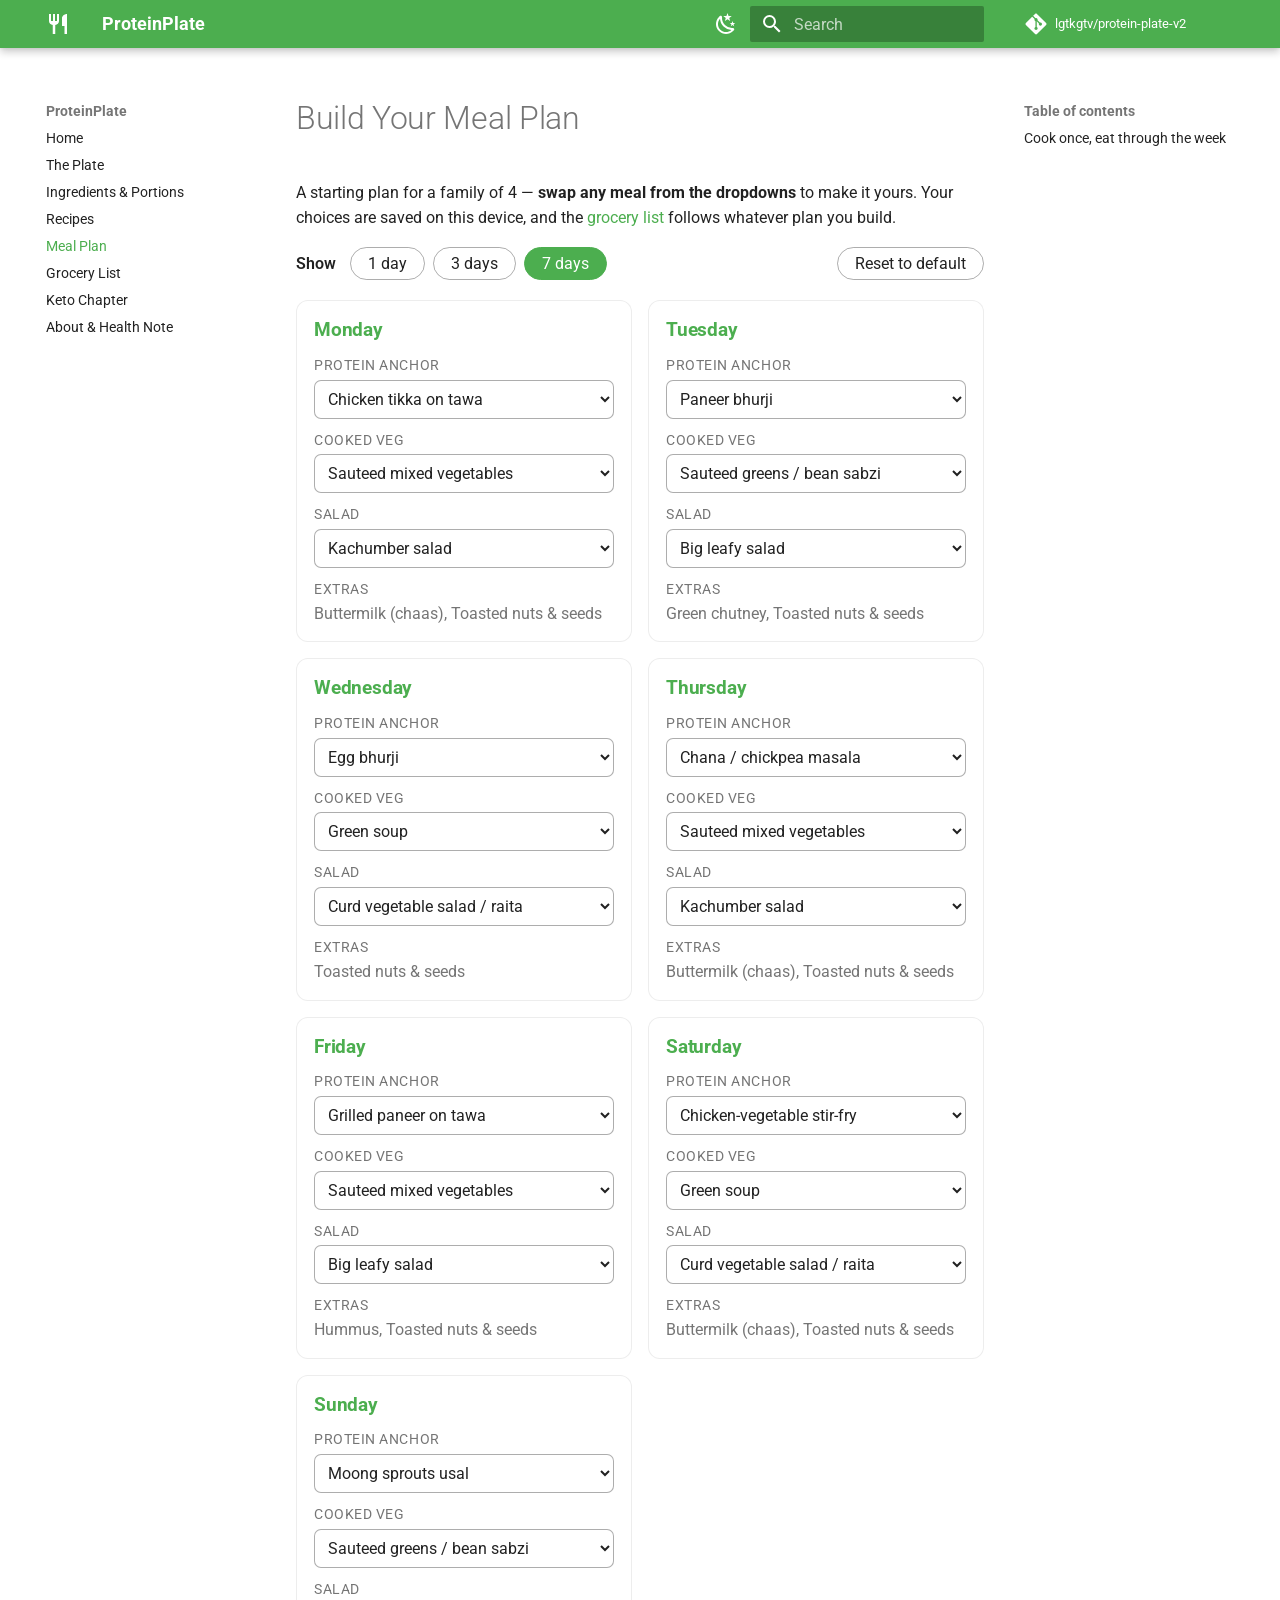
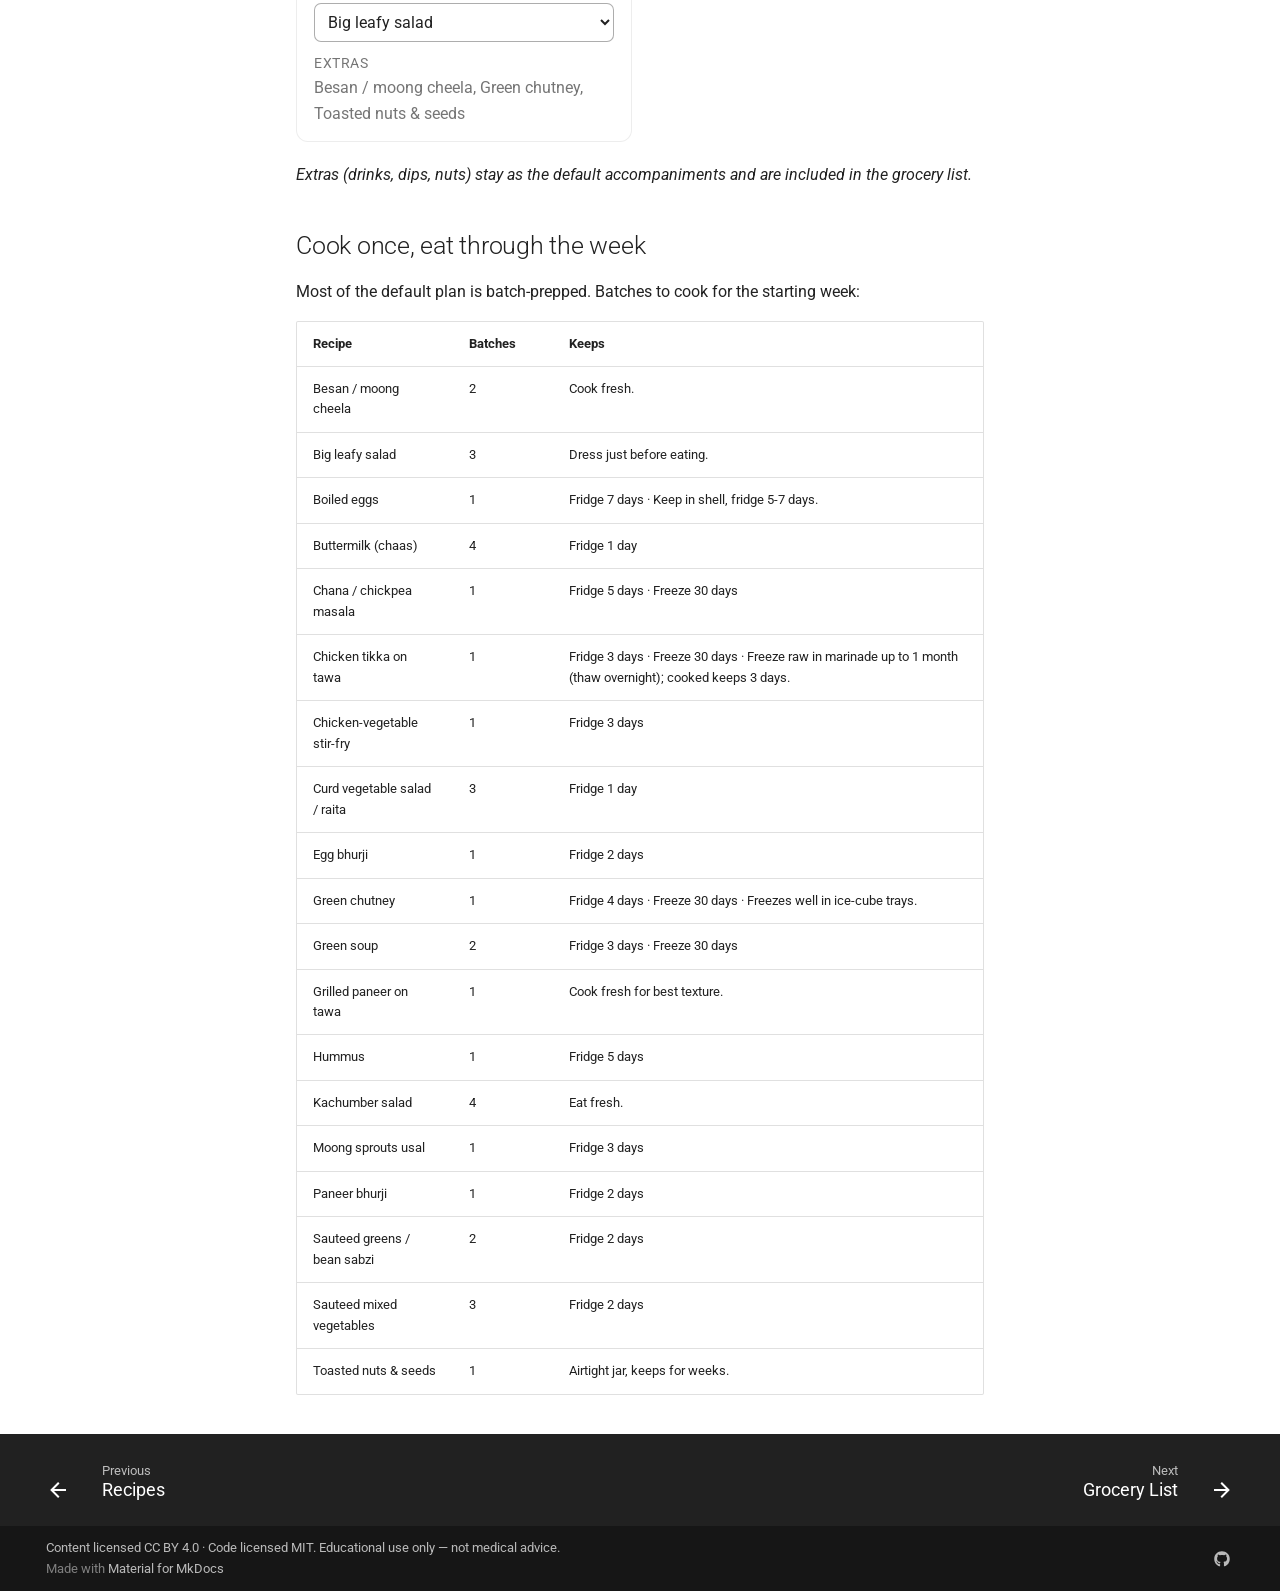
<file: meal-plan/index.html>
<!doctype html>
<html lang="en" class="no-js">
  <head>
    
      <meta charset="utf-8">
      <meta name="viewport" content="width=device-width,initial-scale=1">
      
        <meta name="description" content="A free, open guide to high-protein, lower-calorie Indian home meals — annotated plates, family-of-4 recipes, batch-cooking plans, grocery lists, and a keto chapter. Built for public good.">
      
      
        <meta name="author" content="ProteinPlate contributors">
      
      
        <link rel="canonical" href="https://lgtkgtv.github.io/protein-plate-v2/meal-plan/">
      
      
        <link rel="prev" href="../recipes/">
      
      
        <link rel="next" href="../grocery-list/">
      
      
        
      
      
      <link rel="icon" href="../assets/images/favicon.png">
      <meta name="generator" content="mkdocs-1.6.1, mkdocs-material-9.7.6">
    
    
      
        <title>Meal Plan - ProteinPlate</title>
      
    
    
      <link rel="stylesheet" href="../assets/stylesheets/main.484c7ddc.min.css">
      
        
        <link rel="stylesheet" href="../assets/stylesheets/palette.ab4e12ef.min.css">
      
      


    
    
      
    
    
      
        
        
        <link rel="preconnect" href="https://fonts.gstatic.com" crossorigin>
        <link rel="stylesheet" href="https://fonts.googleapis.com/css?family=Roboto:300,300i,400,400i,700,700i%7CRoboto+Mono:400,400i,700,700i&display=fallback">
        <style>:root{--md-text-font:"Roboto";--md-code-font:"Roboto Mono"}</style>
      
    
    
      <link rel="stylesheet" href="../assets/css/extra.css">
    
    <script>__md_scope=new URL("..",location),__md_hash=e=>[...e].reduce(((e,_)=>(e<<5)-e+_.charCodeAt(0)),0),__md_get=(e,_=localStorage,t=__md_scope)=>JSON.parse(_.getItem(t.pathname+"."+e)),__md_set=(e,_,t=localStorage,a=__md_scope)=>{try{t.setItem(a.pathname+"."+e,JSON.stringify(_))}catch(e){}}</script>
    
      

    
    
  <link rel="manifest" href="../manifest.json">
  <meta name="theme-color" content="#43a047">
  <link rel="apple-touch-icon" href="../assets/icons/icon-192.png">
  <meta name="apple-mobile-web-app-capable" content="yes">
  <meta name="apple-mobile-web-app-status-bar-style" content="default">
  <meta name="apple-mobile-web-app-title" content="ProteinPlate">

  </head>
  
  
    
    
      
    
    
    
    
    <body dir="ltr" data-md-color-scheme="default" data-md-color-primary="green" data-md-color-accent="deep-orange">
  
    
    <input class="md-toggle" data-md-toggle="drawer" type="checkbox" id="__drawer" autocomplete="off">
    <input class="md-toggle" data-md-toggle="search" type="checkbox" id="__search" autocomplete="off">
    <label class="md-overlay" for="__drawer"></label>
    <div data-md-component="skip">
      
        
        <a href="#build-your-meal-plan" class="md-skip">
          Skip to content
        </a>
      
    </div>
    <div data-md-component="announce">
      
    </div>
    
    
      

  

<header class="md-header md-header--shadow" data-md-component="header">
  <nav class="md-header__inner md-grid" aria-label="Header">
    <a href=".." title="ProteinPlate" class="md-header__button md-logo" aria-label="ProteinPlate" data-md-component="logo">
      
  
  <svg xmlns="http://www.w3.org/2000/svg" viewBox="0 0 24 24"><path d="M11 9H9V2H7v7H5V2H3v7c0 2.12 1.66 3.84 3.75 3.97V22h2.5v-9.03C11.34 12.84 13 11.12 13 9V2h-2zm5-3v8h2.5v8H21V2c-2.76 0-5 2.24-5 4"/></svg>

    </a>
    <label class="md-header__button md-icon" for="__drawer">
      
      <svg xmlns="http://www.w3.org/2000/svg" viewBox="0 0 24 24"><path d="M3 6h18v2H3zm0 5h18v2H3zm0 5h18v2H3z"/></svg>
    </label>
    <div class="md-header__title" data-md-component="header-title">
      <div class="md-header__ellipsis">
        <div class="md-header__topic">
          <span class="md-ellipsis">
            ProteinPlate
          </span>
        </div>
        <div class="md-header__topic" data-md-component="header-topic">
          <span class="md-ellipsis">
            
              Meal Plan
            
          </span>
        </div>
      </div>
    </div>
    
      
        <form class="md-header__option" data-md-component="palette">
  
    
    
    
    <input class="md-option" data-md-color-media="(prefers-color-scheme: light)" data-md-color-scheme="default" data-md-color-primary="green" data-md-color-accent="deep-orange"  aria-label="Switch to dark mode"  type="radio" name="__palette" id="__palette_0">
    
      <label class="md-header__button md-icon" title="Switch to dark mode" for="__palette_1" hidden>
        <svg xmlns="http://www.w3.org/2000/svg" viewBox="0 0 24 24"><path d="m17.75 4.09-2.53 1.94.91 3.06-2.63-1.81-2.63 1.81.91-3.06-2.53-1.94L12.44 4l1.06-3 1.06 3zm3.5 6.91-1.64 1.25.59 1.98-1.7-1.17-1.7 1.17.59-1.98L15.75 11l2.06-.05L18.5 9l.69 1.95zm-2.28 4.95c.83-.08 1.72 1.1 1.19 1.85-.32.45-.66.87-1.08 1.27C15.17 23 8.84 23 4.94 19.07c-3.91-3.9-3.91-10.24 0-14.14.4-.4.82-.76 1.27-1.08.75-.53 1.93.36 1.85 1.19-.27 2.86.69 5.83 2.89 8.02a9.96 9.96 0 0 0 8.02 2.89m-1.64 2.02a12.08 12.08 0 0 1-7.8-3.47c-2.17-2.19-3.33-5-3.49-7.82-2.81 3.14-2.7 7.96.31 10.98 3.02 3.01 7.84 3.12 10.98.31"/></svg>
      </label>
    
  
    
    
    
    <input class="md-option" data-md-color-media="(prefers-color-scheme: dark)" data-md-color-scheme="slate" data-md-color-primary="green" data-md-color-accent="deep-orange"  aria-label="Switch to light mode"  type="radio" name="__palette" id="__palette_1">
    
      <label class="md-header__button md-icon" title="Switch to light mode" for="__palette_0" hidden>
        <svg xmlns="http://www.w3.org/2000/svg" viewBox="0 0 24 24"><path d="M12 7a5 5 0 0 1 5 5 5 5 0 0 1-5 5 5 5 0 0 1-5-5 5 5 0 0 1 5-5m0 2a3 3 0 0 0-3 3 3 3 0 0 0 3 3 3 3 0 0 0 3-3 3 3 0 0 0-3-3m0-7 2.39 3.42C13.65 5.15 12.84 5 12 5s-1.65.15-2.39.42zM3.34 7l4.16-.35A7.2 7.2 0 0 0 5.94 8.5c-.44.74-.69 1.5-.83 2.29zm.02 10 1.76-3.77a7.131 7.131 0 0 0 2.38 4.14zM20.65 7l-1.77 3.79a7.02 7.02 0 0 0-2.38-4.15zm-.01 10-4.14.36c.59-.51 1.12-1.14 1.54-1.86.42-.73.69-1.5.83-2.29zM12 22l-2.41-3.44c.74.27 1.55.44 2.41.44.82 0 1.63-.17 2.37-.44z"/></svg>
      </label>
    
  
</form>
      
    
    
      <script>var palette=__md_get("__palette");if(palette&&palette.color){if("(prefers-color-scheme)"===palette.color.media){var media=matchMedia("(prefers-color-scheme: light)"),input=document.querySelector(media.matches?"[data-md-color-media='(prefers-color-scheme: light)']":"[data-md-color-media='(prefers-color-scheme: dark)']");palette.color.media=input.getAttribute("data-md-color-media"),palette.color.scheme=input.getAttribute("data-md-color-scheme"),palette.color.primary=input.getAttribute("data-md-color-primary"),palette.color.accent=input.getAttribute("data-md-color-accent")}for(var[key,value]of Object.entries(palette.color))document.body.setAttribute("data-md-color-"+key,value)}</script>
    
    
    
      
      
        <label class="md-header__button md-icon" for="__search">
          
          <svg xmlns="http://www.w3.org/2000/svg" viewBox="0 0 24 24"><path d="M9.5 3A6.5 6.5 0 0 1 16 9.5c0 1.61-.59 3.09-1.56 4.23l.27.27h.79l5 5-1.5 1.5-5-5v-.79l-.27-.27A6.52 6.52 0 0 1 9.5 16 6.5 6.5 0 0 1 3 9.5 6.5 6.5 0 0 1 9.5 3m0 2C7 5 5 7 5 9.5S7 14 9.5 14 14 12 14 9.5 12 5 9.5 5"/></svg>
        </label>
        <div class="md-search" data-md-component="search" role="dialog">
  <label class="md-search__overlay" for="__search"></label>
  <div class="md-search__inner" role="search">
    <form class="md-search__form" name="search">
      <input type="text" class="md-search__input" name="query" aria-label="Search" placeholder="Search" autocapitalize="off" autocorrect="off" autocomplete="off" spellcheck="false" data-md-component="search-query" required>
      <label class="md-search__icon md-icon" for="__search">
        
        <svg xmlns="http://www.w3.org/2000/svg" viewBox="0 0 24 24"><path d="M9.5 3A6.5 6.5 0 0 1 16 9.5c0 1.61-.59 3.09-1.56 4.23l.27.27h.79l5 5-1.5 1.5-5-5v-.79l-.27-.27A6.52 6.52 0 0 1 9.5 16 6.5 6.5 0 0 1 3 9.5 6.5 6.5 0 0 1 9.5 3m0 2C7 5 5 7 5 9.5S7 14 9.5 14 14 12 14 9.5 12 5 9.5 5"/></svg>
        
        <svg xmlns="http://www.w3.org/2000/svg" viewBox="0 0 24 24"><path d="M20 11v2H8l5.5 5.5-1.42 1.42L4.16 12l7.92-7.92L13.5 5.5 8 11z"/></svg>
      </label>
      <nav class="md-search__options" aria-label="Search">
        
        <button type="reset" class="md-search__icon md-icon" title="Clear" aria-label="Clear" tabindex="-1">
          
          <svg xmlns="http://www.w3.org/2000/svg" viewBox="0 0 24 24"><path d="M19 6.41 17.59 5 12 10.59 6.41 5 5 6.41 10.59 12 5 17.59 6.41 19 12 13.41 17.59 19 19 17.59 13.41 12z"/></svg>
        </button>
      </nav>
      
        <div class="md-search__suggest" data-md-component="search-suggest"></div>
      
    </form>
    <div class="md-search__output">
      <div class="md-search__scrollwrap" tabindex="0" data-md-scrollfix>
        <div class="md-search-result" data-md-component="search-result">
          <div class="md-search-result__meta">
            Initializing search
          </div>
          <ol class="md-search-result__list" role="presentation"></ol>
        </div>
      </div>
    </div>
  </div>
</div>
      
    
    
      <div class="md-header__source">
        <a href="https://github.com/lgtkgtv/protein-plate-v2" title="Go to repository" class="md-source" data-md-component="source">
  <div class="md-source__icon md-icon">
    
    <svg xmlns="http://www.w3.org/2000/svg" viewBox="0 0 448 512"><!--! Font Awesome Free 7.1.0 by @fontawesome - https://fontawesome.com License - https://fontawesome.com/license/free (Icons: CC BY 4.0, Fonts: SIL OFL 1.1, Code: MIT License) Copyright 2025 Fonticons, Inc.--><path d="M439.6 236.1 244 40.5c-5.4-5.5-12.8-8.5-20.4-8.5s-15 3-20.4 8.4L162.5 81l51.5 51.5c27.1-9.1 52.7 16.8 43.4 43.7l49.7 49.7c34.2-11.8 61.2 31 35.5 56.7-26.5 26.5-70.2-2.9-56-37.3L240.3 199v121.9c25.3 12.5 22.3 41.8 9.1 55-6.4 6.4-15.2 10.1-24.3 10.1s-17.8-3.6-24.3-10.1c-17.6-17.6-11.1-46.9 11.2-56v-123c-20.8-8.5-24.6-30.7-18.6-45L142.6 101 8.5 235.1C3 240.6 0 247.9 0 255.5s3 15 8.5 20.4l195.6 195.7c5.4 5.4 12.7 8.4 20.4 8.4s15-3 20.4-8.4l194.7-194.7c5.4-5.4 8.4-12.8 8.4-20.4s-3-15-8.4-20.4"/></svg>
  </div>
  <div class="md-source__repository">
    lgtkgtv/protein-plate-v2
  </div>
</a>
      </div>
    
  </nav>
  
</header>
    
    <div class="md-container" data-md-component="container">
      
      
        
          
        
      
      <main class="md-main" data-md-component="main">
        <div class="md-main__inner md-grid">
          
            
              
              <div class="md-sidebar md-sidebar--primary" data-md-component="sidebar" data-md-type="navigation" >
                <div class="md-sidebar__scrollwrap">
                  <div class="md-sidebar__inner">
                    



<nav class="md-nav md-nav--primary" aria-label="Navigation" data-md-level="0">
  <label class="md-nav__title" for="__drawer">
    <a href=".." title="ProteinPlate" class="md-nav__button md-logo" aria-label="ProteinPlate" data-md-component="logo">
      
  
  <svg xmlns="http://www.w3.org/2000/svg" viewBox="0 0 24 24"><path d="M11 9H9V2H7v7H5V2H3v7c0 2.12 1.66 3.84 3.75 3.97V22h2.5v-9.03C11.34 12.84 13 11.12 13 9V2h-2zm5-3v8h2.5v8H21V2c-2.76 0-5 2.24-5 4"/></svg>

    </a>
    ProteinPlate
  </label>
  
    <div class="md-nav__source">
      <a href="https://github.com/lgtkgtv/protein-plate-v2" title="Go to repository" class="md-source" data-md-component="source">
  <div class="md-source__icon md-icon">
    
    <svg xmlns="http://www.w3.org/2000/svg" viewBox="0 0 448 512"><!--! Font Awesome Free 7.1.0 by @fontawesome - https://fontawesome.com License - https://fontawesome.com/license/free (Icons: CC BY 4.0, Fonts: SIL OFL 1.1, Code: MIT License) Copyright 2025 Fonticons, Inc.--><path d="M439.6 236.1 244 40.5c-5.4-5.5-12.8-8.5-20.4-8.5s-15 3-20.4 8.4L162.5 81l51.5 51.5c27.1-9.1 52.7 16.8 43.4 43.7l49.7 49.7c34.2-11.8 61.2 31 35.5 56.7-26.5 26.5-70.2-2.9-56-37.3L240.3 199v121.9c25.3 12.5 22.3 41.8 9.1 55-6.4 6.4-15.2 10.1-24.3 10.1s-17.8-3.6-24.3-10.1c-17.6-17.6-11.1-46.9 11.2-56v-123c-20.8-8.5-24.6-30.7-18.6-45L142.6 101 8.5 235.1C3 240.6 0 247.9 0 255.5s3 15 8.5 20.4l195.6 195.7c5.4 5.4 12.7 8.4 20.4 8.4s15-3 20.4-8.4l194.7-194.7c5.4-5.4 8.4-12.8 8.4-20.4s-3-15-8.4-20.4"/></svg>
  </div>
  <div class="md-source__repository">
    lgtkgtv/protein-plate-v2
  </div>
</a>
    </div>
  
  <ul class="md-nav__list" data-md-scrollfix>
    
      
      
  
  
  
  
    <li class="md-nav__item">
      <a href=".." class="md-nav__link">
        
  
  
  <span class="md-ellipsis">
    
  
    Home
  

    
  </span>
  
  

      </a>
    </li>
  

    
      
      
  
  
  
  
    <li class="md-nav__item">
      <a href="../the-plate/" class="md-nav__link">
        
  
  
  <span class="md-ellipsis">
    
  
    The Plate
  

    
  </span>
  
  

      </a>
    </li>
  

    
      
      
  
  
  
  
    <li class="md-nav__item">
      <a href="../ingredients/" class="md-nav__link">
        
  
  
  <span class="md-ellipsis">
    
  
    Ingredients & Portions
  

    
  </span>
  
  

      </a>
    </li>
  

    
      
      
  
  
  
  
    <li class="md-nav__item">
      <a href="../recipes/" class="md-nav__link">
        
  
  
  <span class="md-ellipsis">
    
  
    Recipes
  

    
  </span>
  
  

      </a>
    </li>
  

    
      
      
  
  
    
  
  
  
    <li class="md-nav__item md-nav__item--active">
      
      <input class="md-nav__toggle md-toggle" type="checkbox" id="__toc">
      
      
        
      
      
        <label class="md-nav__link md-nav__link--active" for="__toc">
          
  
  
  <span class="md-ellipsis">
    
  
    Meal Plan
  

    
  </span>
  
  

          <span class="md-nav__icon md-icon"></span>
        </label>
      
      <a href="./" class="md-nav__link md-nav__link--active">
        
  
  
  <span class="md-ellipsis">
    
  
    Meal Plan
  

    
  </span>
  
  

      </a>
      
        

<nav class="md-nav md-nav--secondary" aria-label="Table of contents">
  
  
  
    
  
  
    <label class="md-nav__title" for="__toc">
      <span class="md-nav__icon md-icon"></span>
      Table of contents
    </label>
    <ul class="md-nav__list" data-md-component="toc" data-md-scrollfix>
      
        <li class="md-nav__item">
  <a href="#cook-once-eat-through-the-week" class="md-nav__link">
    <span class="md-ellipsis">
      
        Cook once, eat through the week
      
    </span>
  </a>
  
</li>
      
    </ul>
  
</nav>
      
    </li>
  

    
      
      
  
  
  
  
    <li class="md-nav__item">
      <a href="../grocery-list/" class="md-nav__link">
        
  
  
  <span class="md-ellipsis">
    
  
    Grocery List
  

    
  </span>
  
  

      </a>
    </li>
  

    
      
      
  
  
  
  
    <li class="md-nav__item">
      <a href="../keto/" class="md-nav__link">
        
  
  
  <span class="md-ellipsis">
    
  
    Keto Chapter
  

    
  </span>
  
  

      </a>
    </li>
  

    
      
      
  
  
  
  
    <li class="md-nav__item">
      <a href="../about/" class="md-nav__link">
        
  
  
  <span class="md-ellipsis">
    
  
    About & Health Note
  

    
  </span>
  
  

      </a>
    </li>
  

    
  </ul>
</nav>
                  </div>
                </div>
              </div>
            
            
              
              <div class="md-sidebar md-sidebar--secondary" data-md-component="sidebar" data-md-type="toc" >
                <div class="md-sidebar__scrollwrap">
                  <div class="md-sidebar__inner">
                    

<nav class="md-nav md-nav--secondary" aria-label="Table of contents">
  
  
  
    
  
  
    <label class="md-nav__title" for="__toc">
      <span class="md-nav__icon md-icon"></span>
      Table of contents
    </label>
    <ul class="md-nav__list" data-md-component="toc" data-md-scrollfix>
      
        <li class="md-nav__item">
  <a href="#cook-once-eat-through-the-week" class="md-nav__link">
    <span class="md-ellipsis">
      
        Cook once, eat through the week
      
    </span>
  </a>
  
</li>
      
    </ul>
  
</nav>
                  </div>
                </div>
              </div>
            
          
          
            <div class="md-content" data-md-component="content">
              
              <article class="md-content__inner md-typeset">
                
                  



<h1 id="build-your-meal-plan">Build Your Meal Plan<a class="headerlink" href="#build-your-meal-plan" title="Permanent link">&para;</a></h1>
<p>A starting plan for a family of 4 — <strong>swap any meal from the dropdowns</strong> to make it yours. Your choices are saved on this device, and the <a href="../grocery-list/">grocery list</a> follows whatever plan you build.</p>
<div class="pp-duration" role="group" aria-label="Plan length">
  <span class="pp-duration__label">Show</span>
  <button type="button" data-days="1">1 day</button>
  <button type="button" data-days="3">3 days</button>
  <button type="button" data-days="7" aria-pressed="true">7 days</button>
  <button type="button" class="pp-plan-reset">Reset to default</button>
</div>

<div class="pp-planner" markdown="0">
<div class="pp-day" data-day="Monday" data-day-index="0">
<h3 class="pp-day__name">Monday</h3>
<div class="pp-field"><label>Protein anchor</label><select class="pp-pick" data-day="Monday" data-slot="protein" data-default="chicken-tikka-tawa"><option value="besan-moong-cheela">Besan / moong cheela</option><option value="boiled-eggs">Boiled eggs</option><option value="chana-masala">Chana / chickpea masala</option><option value="chicken-tikka-tawa" selected>Chicken tikka on tawa</option><option value="chicken-veg-stirfry">Chicken-vegetable stir-fry</option><option value="egg-bhurji">Egg bhurji</option><option value="grilled-paneer-tawa">Grilled paneer on tawa</option><option value="moong-sprouts-usal">Moong sprouts usal</option><option value="paneer-bhurji">Paneer bhurji</option><option value="vegetable-omelette">Vegetable omelette</option></select></div>
<div class="pp-field"><label>Cooked veg</label><select class="pp-pick" data-day="Monday" data-slot="cooked_veg" data-default="sauteed-mixed-vegetables"><option value="green-soup">Green soup</option><option value="sauteed-greens-bean-sabzi">Sauteed greens / bean sabzi</option><option value="sauteed-mixed-vegetables" selected>Sauteed mixed vegetables</option></select></div>
<div class="pp-field"><label>Salad</label><select class="pp-pick" data-day="Monday" data-slot="salad" data-default="kachumber"><option value="big-leafy-salad">Big leafy salad</option><option value="curd-vegetable-raita">Curd vegetable salad / raita</option><option value="kachumber" selected>Kachumber salad</option></select></div>
<p class="pp-day__extras"><span>Extras</span>Buttermilk (chaas), Toasted nuts &amp; seeds</p>
</div>
<div class="pp-day" data-day="Tuesday" data-day-index="1">
<h3 class="pp-day__name">Tuesday</h3>
<div class="pp-field"><label>Protein anchor</label><select class="pp-pick" data-day="Tuesday" data-slot="protein" data-default="paneer-bhurji"><option value="besan-moong-cheela">Besan / moong cheela</option><option value="boiled-eggs">Boiled eggs</option><option value="chana-masala">Chana / chickpea masala</option><option value="chicken-tikka-tawa">Chicken tikka on tawa</option><option value="chicken-veg-stirfry">Chicken-vegetable stir-fry</option><option value="egg-bhurji">Egg bhurji</option><option value="grilled-paneer-tawa">Grilled paneer on tawa</option><option value="moong-sprouts-usal">Moong sprouts usal</option><option value="paneer-bhurji" selected>Paneer bhurji</option><option value="vegetable-omelette">Vegetable omelette</option></select></div>
<div class="pp-field"><label>Cooked veg</label><select class="pp-pick" data-day="Tuesday" data-slot="cooked_veg" data-default="sauteed-greens-bean-sabzi"><option value="green-soup">Green soup</option><option value="sauteed-greens-bean-sabzi" selected>Sauteed greens / bean sabzi</option><option value="sauteed-mixed-vegetables">Sauteed mixed vegetables</option></select></div>
<div class="pp-field"><label>Salad</label><select class="pp-pick" data-day="Tuesday" data-slot="salad" data-default="big-leafy-salad"><option value="big-leafy-salad" selected>Big leafy salad</option><option value="curd-vegetable-raita">Curd vegetable salad / raita</option><option value="kachumber">Kachumber salad</option></select></div>
<p class="pp-day__extras"><span>Extras</span>Green chutney, Toasted nuts &amp; seeds</p>
</div>
<div class="pp-day" data-day="Wednesday" data-day-index="2">
<h3 class="pp-day__name">Wednesday</h3>
<div class="pp-field"><label>Protein anchor</label><select class="pp-pick" data-day="Wednesday" data-slot="protein" data-default="egg-bhurji"><option value="besan-moong-cheela">Besan / moong cheela</option><option value="boiled-eggs">Boiled eggs</option><option value="chana-masala">Chana / chickpea masala</option><option value="chicken-tikka-tawa">Chicken tikka on tawa</option><option value="chicken-veg-stirfry">Chicken-vegetable stir-fry</option><option value="egg-bhurji" selected>Egg bhurji</option><option value="grilled-paneer-tawa">Grilled paneer on tawa</option><option value="moong-sprouts-usal">Moong sprouts usal</option><option value="paneer-bhurji">Paneer bhurji</option><option value="vegetable-omelette">Vegetable omelette</option></select></div>
<div class="pp-field"><label>Cooked veg</label><select class="pp-pick" data-day="Wednesday" data-slot="cooked_veg" data-default="green-soup"><option value="green-soup" selected>Green soup</option><option value="sauteed-greens-bean-sabzi">Sauteed greens / bean sabzi</option><option value="sauteed-mixed-vegetables">Sauteed mixed vegetables</option></select></div>
<div class="pp-field"><label>Salad</label><select class="pp-pick" data-day="Wednesday" data-slot="salad" data-default="curd-vegetable-raita"><option value="big-leafy-salad">Big leafy salad</option><option value="curd-vegetable-raita" selected>Curd vegetable salad / raita</option><option value="kachumber">Kachumber salad</option></select></div>
<p class="pp-day__extras"><span>Extras</span>Toasted nuts &amp; seeds</p>
</div>
<div class="pp-day" data-day="Thursday" data-day-index="3">
<h3 class="pp-day__name">Thursday</h3>
<div class="pp-field"><label>Protein anchor</label><select class="pp-pick" data-day="Thursday" data-slot="protein" data-default="chana-masala"><option value="besan-moong-cheela">Besan / moong cheela</option><option value="boiled-eggs">Boiled eggs</option><option value="chana-masala" selected>Chana / chickpea masala</option><option value="chicken-tikka-tawa">Chicken tikka on tawa</option><option value="chicken-veg-stirfry">Chicken-vegetable stir-fry</option><option value="egg-bhurji">Egg bhurji</option><option value="grilled-paneer-tawa">Grilled paneer on tawa</option><option value="moong-sprouts-usal">Moong sprouts usal</option><option value="paneer-bhurji">Paneer bhurji</option><option value="vegetable-omelette">Vegetable omelette</option></select></div>
<div class="pp-field"><label>Cooked veg</label><select class="pp-pick" data-day="Thursday" data-slot="cooked_veg" data-default="sauteed-mixed-vegetables"><option value="green-soup">Green soup</option><option value="sauteed-greens-bean-sabzi">Sauteed greens / bean sabzi</option><option value="sauteed-mixed-vegetables" selected>Sauteed mixed vegetables</option></select></div>
<div class="pp-field"><label>Salad</label><select class="pp-pick" data-day="Thursday" data-slot="salad" data-default="kachumber"><option value="big-leafy-salad">Big leafy salad</option><option value="curd-vegetable-raita">Curd vegetable salad / raita</option><option value="kachumber" selected>Kachumber salad</option></select></div>
<p class="pp-day__extras"><span>Extras</span>Buttermilk (chaas), Toasted nuts &amp; seeds</p>
</div>
<div class="pp-day" data-day="Friday" data-day-index="4">
<h3 class="pp-day__name">Friday</h3>
<div class="pp-field"><label>Protein anchor</label><select class="pp-pick" data-day="Friday" data-slot="protein" data-default="grilled-paneer-tawa"><option value="besan-moong-cheela">Besan / moong cheela</option><option value="boiled-eggs">Boiled eggs</option><option value="chana-masala">Chana / chickpea masala</option><option value="chicken-tikka-tawa">Chicken tikka on tawa</option><option value="chicken-veg-stirfry">Chicken-vegetable stir-fry</option><option value="egg-bhurji">Egg bhurji</option><option value="grilled-paneer-tawa" selected>Grilled paneer on tawa</option><option value="moong-sprouts-usal">Moong sprouts usal</option><option value="paneer-bhurji">Paneer bhurji</option><option value="vegetable-omelette">Vegetable omelette</option></select></div>
<div class="pp-field"><label>Cooked veg</label><select class="pp-pick" data-day="Friday" data-slot="cooked_veg" data-default="sauteed-mixed-vegetables"><option value="green-soup">Green soup</option><option value="sauteed-greens-bean-sabzi">Sauteed greens / bean sabzi</option><option value="sauteed-mixed-vegetables" selected>Sauteed mixed vegetables</option></select></div>
<div class="pp-field"><label>Salad</label><select class="pp-pick" data-day="Friday" data-slot="salad" data-default="big-leafy-salad"><option value="big-leafy-salad" selected>Big leafy salad</option><option value="curd-vegetable-raita">Curd vegetable salad / raita</option><option value="kachumber">Kachumber salad</option></select></div>
<p class="pp-day__extras"><span>Extras</span>Hummus, Toasted nuts &amp; seeds</p>
</div>
<div class="pp-day" data-day="Saturday" data-day-index="5">
<h3 class="pp-day__name">Saturday</h3>
<div class="pp-field"><label>Protein anchor</label><select class="pp-pick" data-day="Saturday" data-slot="protein" data-default="chicken-veg-stirfry"><option value="besan-moong-cheela">Besan / moong cheela</option><option value="boiled-eggs">Boiled eggs</option><option value="chana-masala">Chana / chickpea masala</option><option value="chicken-tikka-tawa">Chicken tikka on tawa</option><option value="chicken-veg-stirfry" selected>Chicken-vegetable stir-fry</option><option value="egg-bhurji">Egg bhurji</option><option value="grilled-paneer-tawa">Grilled paneer on tawa</option><option value="moong-sprouts-usal">Moong sprouts usal</option><option value="paneer-bhurji">Paneer bhurji</option><option value="vegetable-omelette">Vegetable omelette</option></select></div>
<div class="pp-field"><label>Cooked veg</label><select class="pp-pick" data-day="Saturday" data-slot="cooked_veg" data-default="green-soup"><option value="green-soup" selected>Green soup</option><option value="sauteed-greens-bean-sabzi">Sauteed greens / bean sabzi</option><option value="sauteed-mixed-vegetables">Sauteed mixed vegetables</option></select></div>
<div class="pp-field"><label>Salad</label><select class="pp-pick" data-day="Saturday" data-slot="salad" data-default="curd-vegetable-raita"><option value="big-leafy-salad">Big leafy salad</option><option value="curd-vegetable-raita" selected>Curd vegetable salad / raita</option><option value="kachumber">Kachumber salad</option></select></div>
<p class="pp-day__extras"><span>Extras</span>Buttermilk (chaas), Toasted nuts &amp; seeds</p>
</div>
<div class="pp-day" data-day="Sunday" data-day-index="6">
<h3 class="pp-day__name">Sunday</h3>
<div class="pp-field"><label>Protein anchor</label><select class="pp-pick" data-day="Sunday" data-slot="protein" data-default="moong-sprouts-usal"><option value="besan-moong-cheela">Besan / moong cheela</option><option value="boiled-eggs">Boiled eggs</option><option value="chana-masala">Chana / chickpea masala</option><option value="chicken-tikka-tawa">Chicken tikka on tawa</option><option value="chicken-veg-stirfry">Chicken-vegetable stir-fry</option><option value="egg-bhurji">Egg bhurji</option><option value="grilled-paneer-tawa">Grilled paneer on tawa</option><option value="moong-sprouts-usal" selected>Moong sprouts usal</option><option value="paneer-bhurji">Paneer bhurji</option><option value="vegetable-omelette">Vegetable omelette</option></select></div>
<div class="pp-field"><label>Cooked veg</label><select class="pp-pick" data-day="Sunday" data-slot="cooked_veg" data-default="sauteed-greens-bean-sabzi"><option value="green-soup">Green soup</option><option value="sauteed-greens-bean-sabzi" selected>Sauteed greens / bean sabzi</option><option value="sauteed-mixed-vegetables">Sauteed mixed vegetables</option></select></div>
<div class="pp-field"><label>Salad</label><select class="pp-pick" data-day="Sunday" data-slot="salad" data-default="big-leafy-salad"><option value="big-leafy-salad" selected>Big leafy salad</option><option value="curd-vegetable-raita">Curd vegetable salad / raita</option><option value="kachumber">Kachumber salad</option></select></div>
<p class="pp-day__extras"><span>Extras</span>Besan / moong cheela, Green chutney, Toasted nuts &amp; seeds</p>
</div>
</div>

<p><em>Extras (drinks, dips, nuts) stay as the default accompaniments and are included in the grocery list.</em></p>
<h2 id="cook-once-eat-through-the-week">Cook once, eat through the week<a class="headerlink" href="#cook-once-eat-through-the-week" title="Permanent link">&para;</a></h2>
<p>Most of the default plan is batch-prepped. Batches to cook for the starting week:</p>
<table>
<thead>
<tr>
<th>Recipe</th>
<th>Batches</th>
<th>Keeps</th>
</tr>
</thead>
<tbody>
<tr>
<td>Besan / moong cheela</td>
<td>2</td>
<td>Cook fresh.</td>
</tr>
<tr>
<td>Big leafy salad</td>
<td>3</td>
<td>Dress just before eating.</td>
</tr>
<tr>
<td>Boiled eggs</td>
<td>1</td>
<td>Fridge 7 days · Keep in shell, fridge 5-7 days.</td>
</tr>
<tr>
<td>Buttermilk (chaas)</td>
<td>4</td>
<td>Fridge 1 day</td>
</tr>
<tr>
<td>Chana / chickpea masala</td>
<td>1</td>
<td>Fridge 5 days · Freeze 30 days</td>
</tr>
<tr>
<td>Chicken tikka on tawa</td>
<td>1</td>
<td>Fridge 3 days · Freeze 30 days · Freeze raw in marinade up to 1 month (thaw overnight); cooked keeps 3 days.</td>
</tr>
<tr>
<td>Chicken-vegetable stir-fry</td>
<td>1</td>
<td>Fridge 3 days</td>
</tr>
<tr>
<td>Curd vegetable salad / raita</td>
<td>3</td>
<td>Fridge 1 day</td>
</tr>
<tr>
<td>Egg bhurji</td>
<td>1</td>
<td>Fridge 2 days</td>
</tr>
<tr>
<td>Green chutney</td>
<td>1</td>
<td>Fridge 4 days · Freeze 30 days · Freezes well in ice-cube trays.</td>
</tr>
<tr>
<td>Green soup</td>
<td>2</td>
<td>Fridge 3 days · Freeze 30 days</td>
</tr>
<tr>
<td>Grilled paneer on tawa</td>
<td>1</td>
<td>Cook fresh for best texture.</td>
</tr>
<tr>
<td>Hummus</td>
<td>1</td>
<td>Fridge 5 days</td>
</tr>
<tr>
<td>Kachumber salad</td>
<td>4</td>
<td>Eat fresh.</td>
</tr>
<tr>
<td>Moong sprouts usal</td>
<td>1</td>
<td>Fridge 3 days</td>
</tr>
<tr>
<td>Paneer bhurji</td>
<td>1</td>
<td>Fridge 2 days</td>
</tr>
<tr>
<td>Sauteed greens / bean sabzi</td>
<td>2</td>
<td>Fridge 2 days</td>
</tr>
<tr>
<td>Sauteed mixed vegetables</td>
<td>3</td>
<td>Fridge 2 days</td>
</tr>
<tr>
<td>Toasted nuts &amp; seeds</td>
<td>1</td>
<td>Airtight jar, keeps for weeks.</td>
</tr>
</tbody>
</table>












                
              </article>
            </div>
          
          
<script>var target=document.getElementById(location.hash.slice(1));target&&target.name&&(target.checked=target.name.startsWith("__tabbed_"))</script>
        </div>
        
          <button type="button" class="md-top md-icon" data-md-component="top" hidden>
  
  <svg xmlns="http://www.w3.org/2000/svg" viewBox="0 0 24 24"><path d="M13 20h-2V8l-5.5 5.5-1.42-1.42L12 4.16l7.92 7.92-1.42 1.42L13 8z"/></svg>
  Back to top
</button>
        
      </main>
      
        <footer class="md-footer">
  
    
      
      <nav class="md-footer__inner md-grid" aria-label="Footer" >
        
          
          <a href="../recipes/" class="md-footer__link md-footer__link--prev" aria-label="Previous: Recipes">
            <div class="md-footer__button md-icon">
              
              <svg xmlns="http://www.w3.org/2000/svg" viewBox="0 0 24 24"><path d="M20 11v2H8l5.5 5.5-1.42 1.42L4.16 12l7.92-7.92L13.5 5.5 8 11z"/></svg>
            </div>
            <div class="md-footer__title">
              <span class="md-footer__direction">
                Previous
              </span>
              <div class="md-ellipsis">
                Recipes
              </div>
            </div>
          </a>
        
        
          
          <a href="../grocery-list/" class="md-footer__link md-footer__link--next" aria-label="Next: Grocery List">
            <div class="md-footer__title">
              <span class="md-footer__direction">
                Next
              </span>
              <div class="md-ellipsis">
                Grocery List
              </div>
            </div>
            <div class="md-footer__button md-icon">
              
              <svg xmlns="http://www.w3.org/2000/svg" viewBox="0 0 24 24"><path d="M4 11v2h12l-5.5 5.5 1.42 1.42L19.84 12l-7.92-7.92L10.5 5.5 16 11z"/></svg>
            </div>
          </a>
        
      </nav>
    
  
  <div class="md-footer-meta md-typeset">
    <div class="md-footer-meta__inner md-grid">
      <div class="md-copyright">
  
    <div class="md-copyright__highlight">
      Content licensed CC BY 4.0 · Code licensed MIT. Educational use only — not medical advice.
    </div>
  
  
    Made with
    <a href="https://squidfunk.github.io/mkdocs-material/" target="_blank" rel="noopener">
      Material for MkDocs
    </a>
  
</div>
      
        
<div class="md-social">
  
    
    
    
    
      
      
    
    <a href="https://github.com/lgtkgtv/protein-plate-v2" target="_blank" rel="noopener" title="github.com" class="md-social__link">
      <svg xmlns="http://www.w3.org/2000/svg" viewBox="0 0 512 512"><!--! Font Awesome Free 7.1.0 by @fontawesome - https://fontawesome.com License - https://fontawesome.com/license/free (Icons: CC BY 4.0, Fonts: SIL OFL 1.1, Code: MIT License) Copyright 2025 Fonticons, Inc.--><path d="M173.9 397.4c0 2-2.3 3.6-5.2 3.6-3.3.3-5.6-1.3-5.6-3.6 0-2 2.3-3.6 5.2-3.6 3-.3 5.6 1.3 5.6 3.6m-31.1-4.5c-.7 2 1.3 4.3 4.3 4.9 2.6 1 5.6 0 6.2-2s-1.3-4.3-4.3-5.2c-2.6-.7-5.5.3-6.2 2.3m44.2-1.7c-2.9.7-4.9 2.6-4.6 4.9.3 2 2.9 3.3 5.9 2.6 2.9-.7 4.9-2.6 4.6-4.6-.3-1.9-3-3.2-5.9-2.9M252.8 8C114.1 8 8 113.3 8 252c0 110.9 69.8 205.8 169.5 239.2 12.8 2.3 17.3-5.6 17.3-12.1 0-6.2-.3-40.4-.3-61.4 0 0-70 15-84.7-29.8 0 0-11.4-29.1-27.8-36.6 0 0-22.9-15.7 1.6-15.4 0 0 24.9 2 38.6 25.8 21.9 38.6 58.6 27.5 72.9 20.9 2.3-16 8.8-27.1 16-33.7-55.9-6.2-112.3-14.3-112.3-110.5 0-27.5 7.6-41.3 23.6-58.9-2.6-6.5-11.1-33.3 2.6-67.9 20.9-6.5 69 27 69 27 20-5.6 41.5-8.5 62.8-8.5s42.8 2.9 62.8 8.5c0 0 48.1-33.6 69-27 13.7 34.7 5.2 61.4 2.6 67.9 16 17.7 25.8 31.5 25.8 58.9 0 96.5-58.9 104.2-114.8 110.5 9.2 7.9 17 22.9 17 46.4 0 33.7-.3 75.4-.3 83.6 0 6.5 4.6 14.4 17.3 12.1C436.2 457.8 504 362.9 504 252 504 113.3 391.5 8 252.8 8M105.2 352.9c-1.3 1-1 3.3.7 5.2 1.6 1.6 3.9 2.3 5.2 1 1.3-1 1-3.3-.7-5.2-1.6-1.6-3.9-2.3-5.2-1m-10.8-8.1c-.7 1.3.3 2.9 2.3 3.9 1.6 1 3.6.7 4.3-.7.7-1.3-.3-2.9-2.3-3.9-2-.6-3.6-.3-4.3.7m32.4 35.6c-1.6 1.3-1 4.3 1.3 6.2 2.3 2.3 5.2 2.6 6.5 1 1.3-1.3.7-4.3-1.3-6.2-2.2-2.3-5.2-2.6-6.5-1m-11.4-14.7c-1.6 1-1.6 3.6 0 5.9s4.3 3.3 5.6 2.3c1.6-1.3 1.6-3.9 0-6.2-1.4-2.3-4-3.3-5.6-2"/></svg>
    </a>
  
</div>
      
    </div>
  </div>
</footer>
      
    </div>
    <div class="md-dialog" data-md-component="dialog">
      <div class="md-dialog__inner md-typeset"></div>
    </div>
    
    
    
      
      
      <script id="__config" type="application/json">{"annotate": null, "base": "..", "features": ["navigation.instant", "navigation.tracking", "navigation.top", "navigation.footer", "content.code.copy", "toc.follow", "search.suggest", "search.highlight"], "search": "../assets/javascripts/workers/search.2c215733.min.js", "tags": null, "translations": {"clipboard.copied": "Copied to clipboard", "clipboard.copy": "Copy to clipboard", "search.result.more.one": "1 more on this page", "search.result.more.other": "# more on this page", "search.result.none": "No matching documents", "search.result.one": "1 matching document", "search.result.other": "# matching documents", "search.result.placeholder": "Type to start searching", "search.result.term.missing": "Missing", "select.version": "Select version"}, "version": null}</script>
    
    
      <script src="../assets/javascripts/bundle.79ae519e.min.js"></script>
      
        <script src="../assets/js/serving-scaler.js"></script>
      
        <script src="../assets/js/grocery-core.js"></script>
      
        <script src="../assets/js/grocery.js"></script>
      
        <script src="../assets/js/meal-plan.js"></script>
      
        <script src="../assets/js/pwa.js"></script>
      
    
  </body>
</html>
</file>
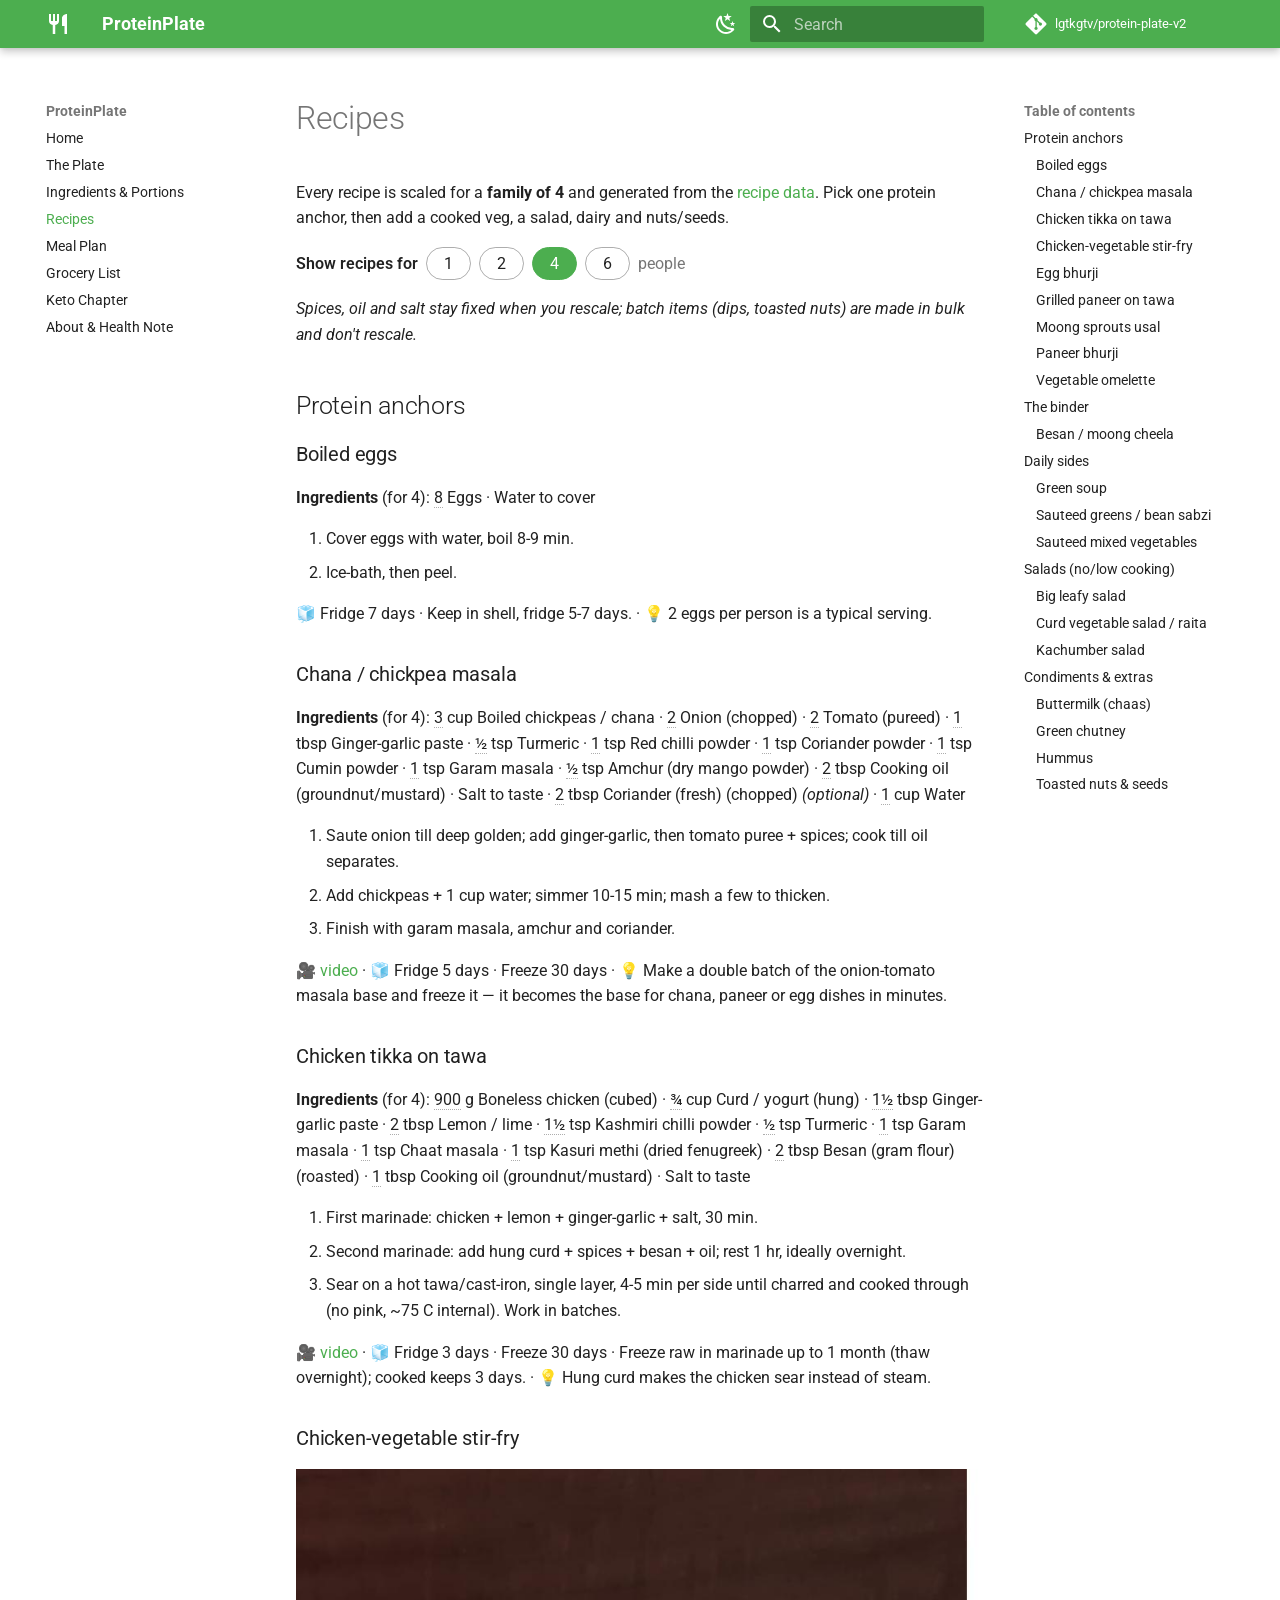
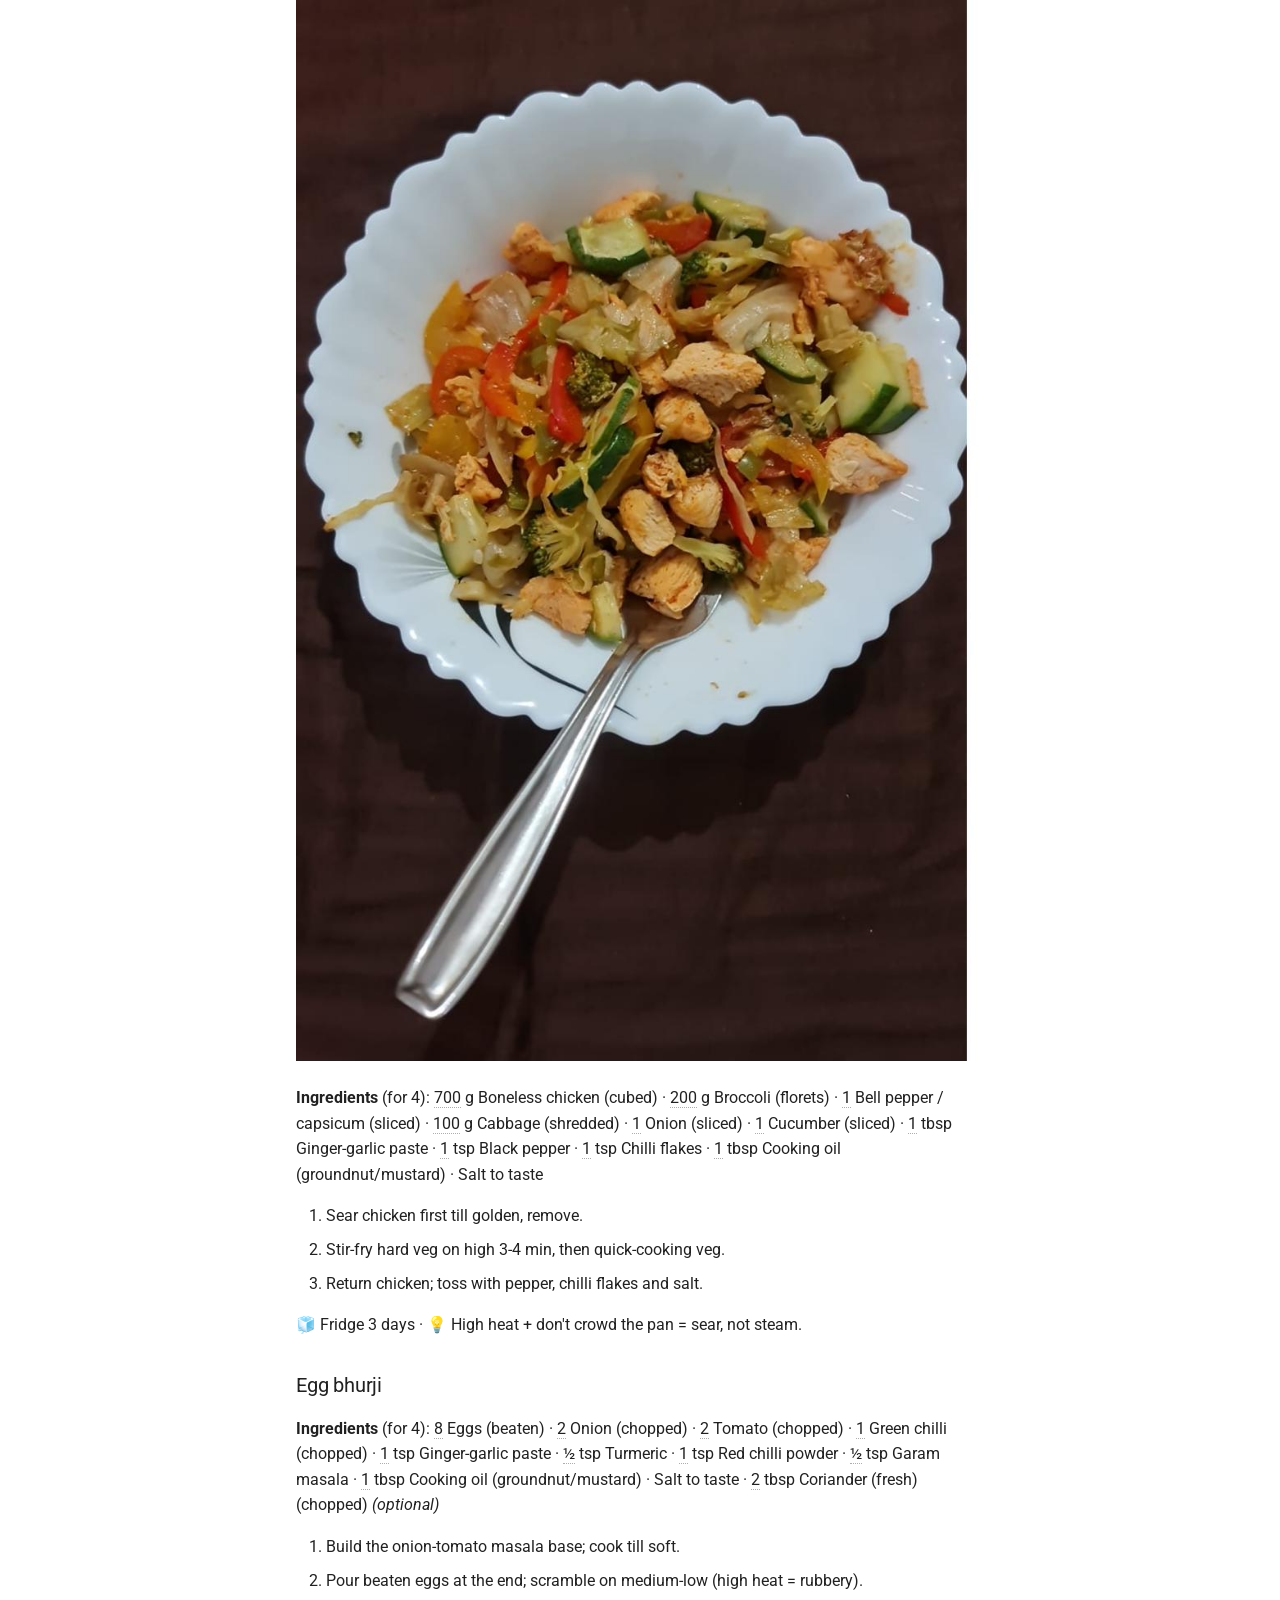
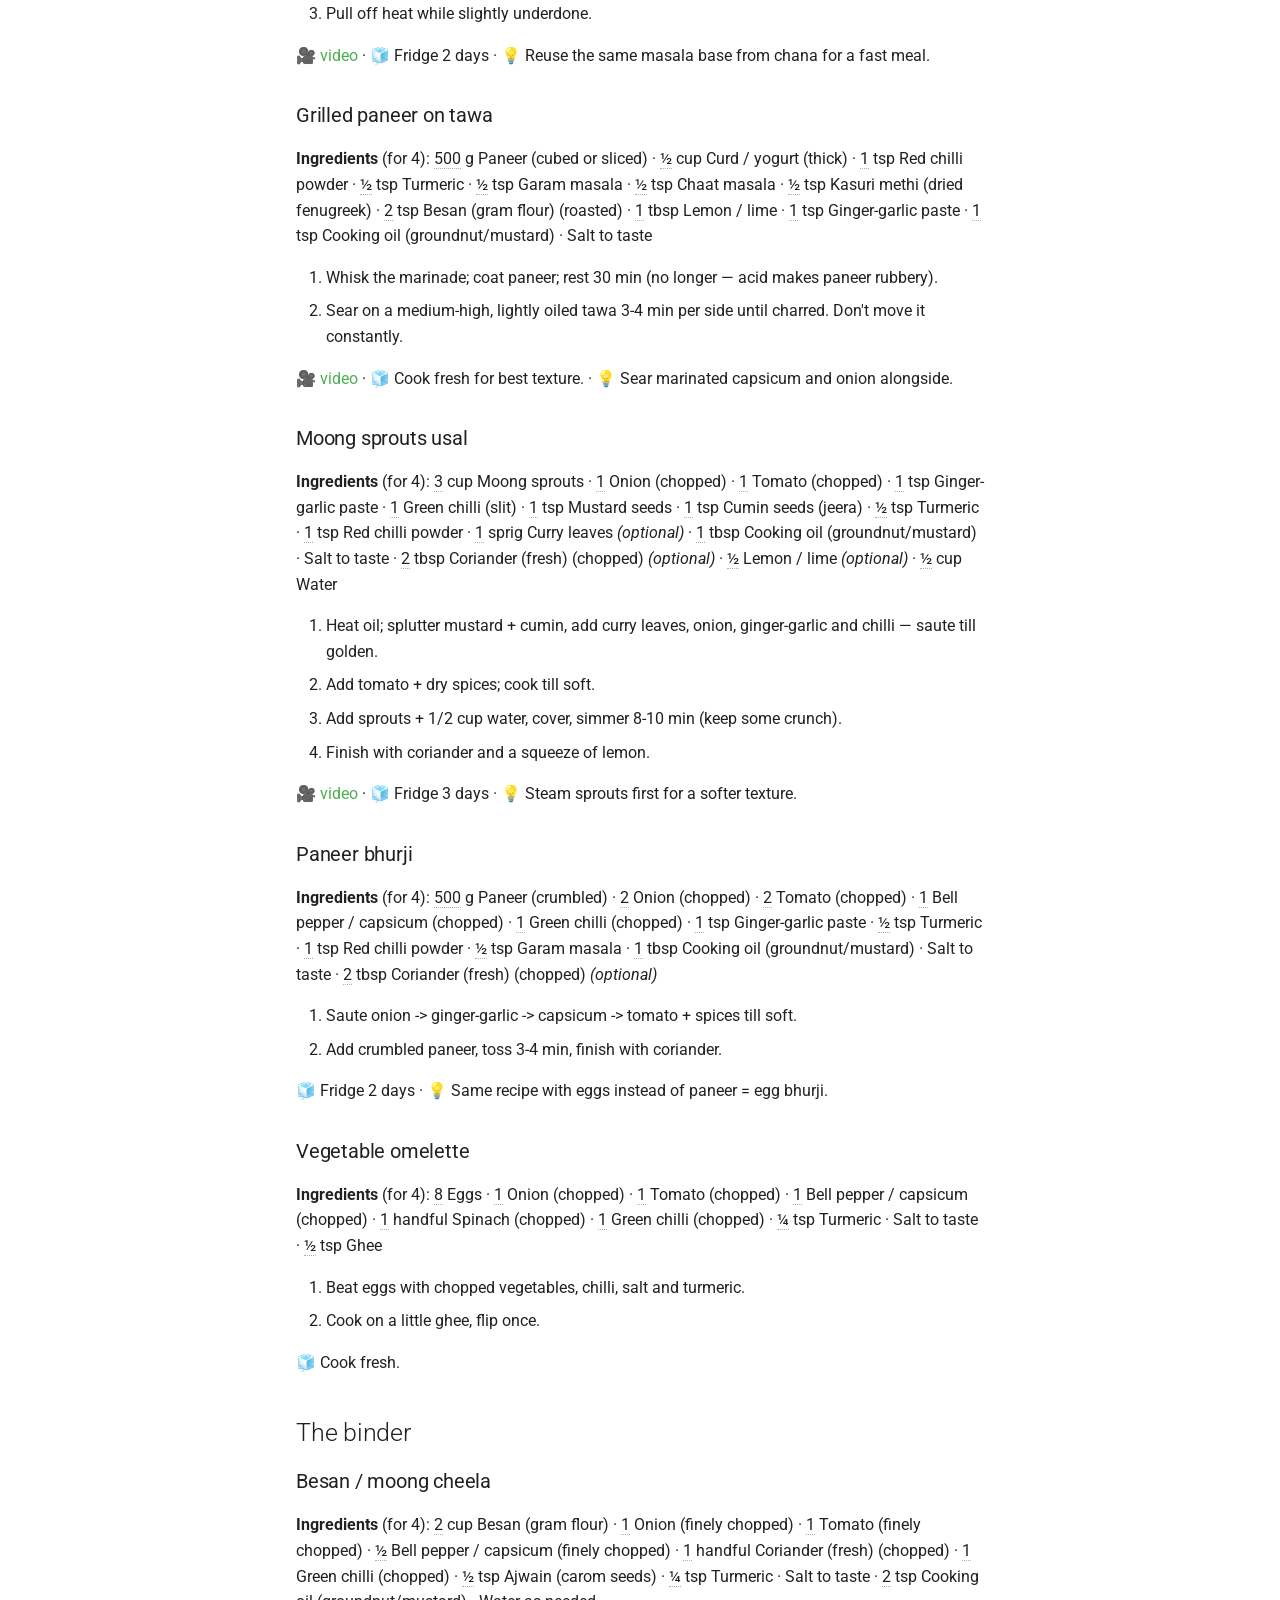
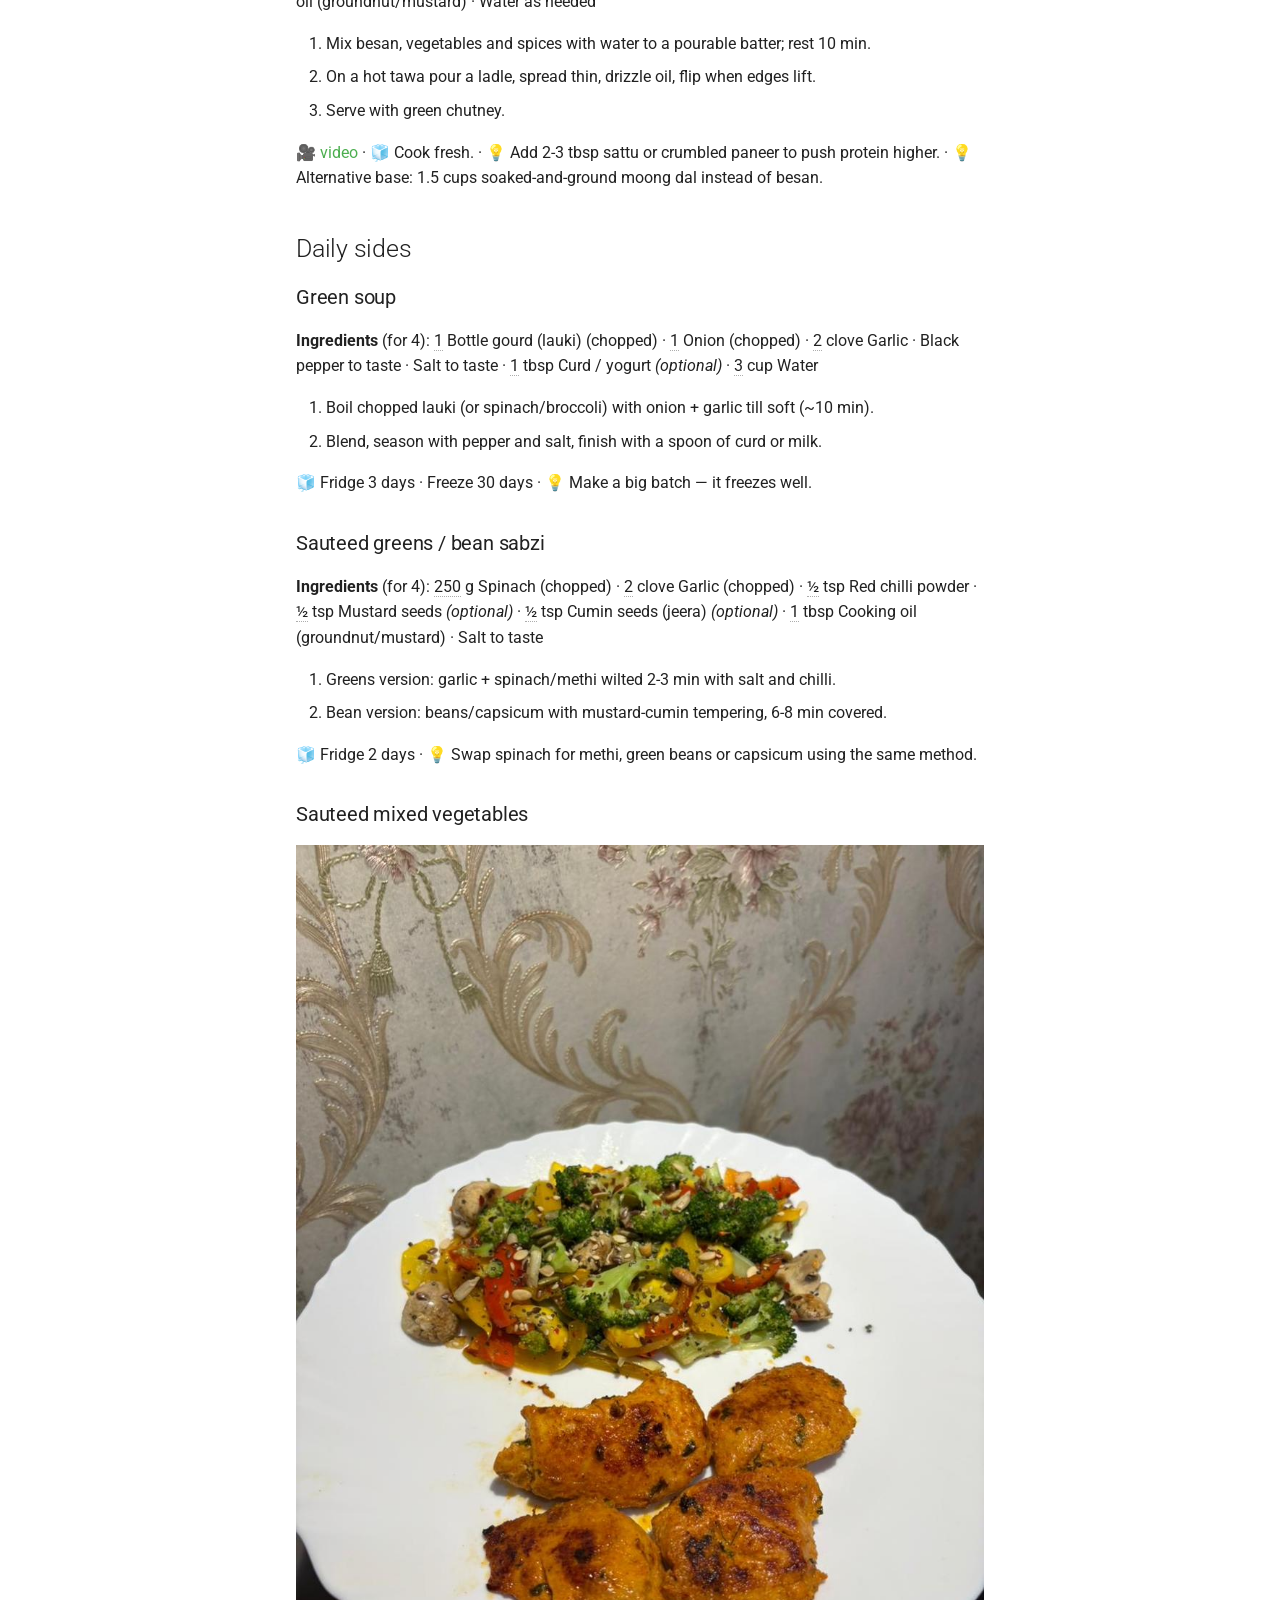
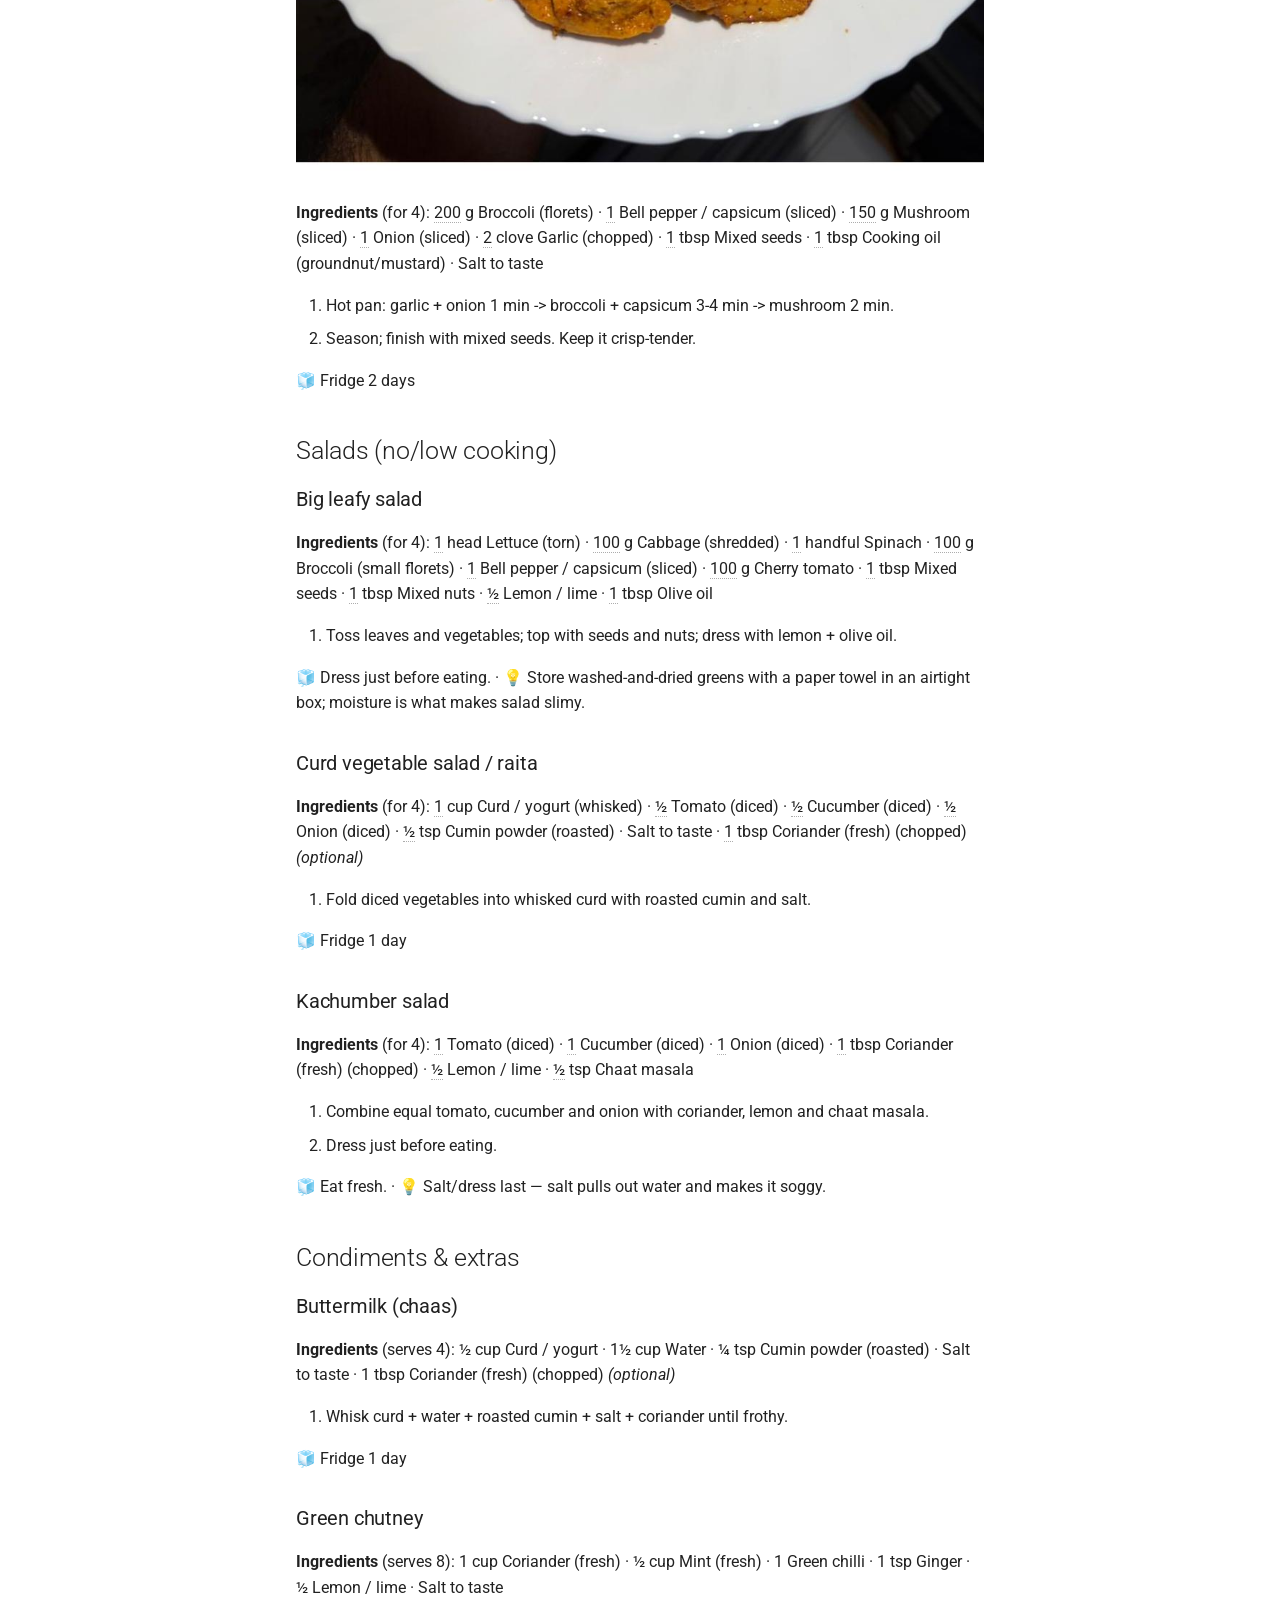
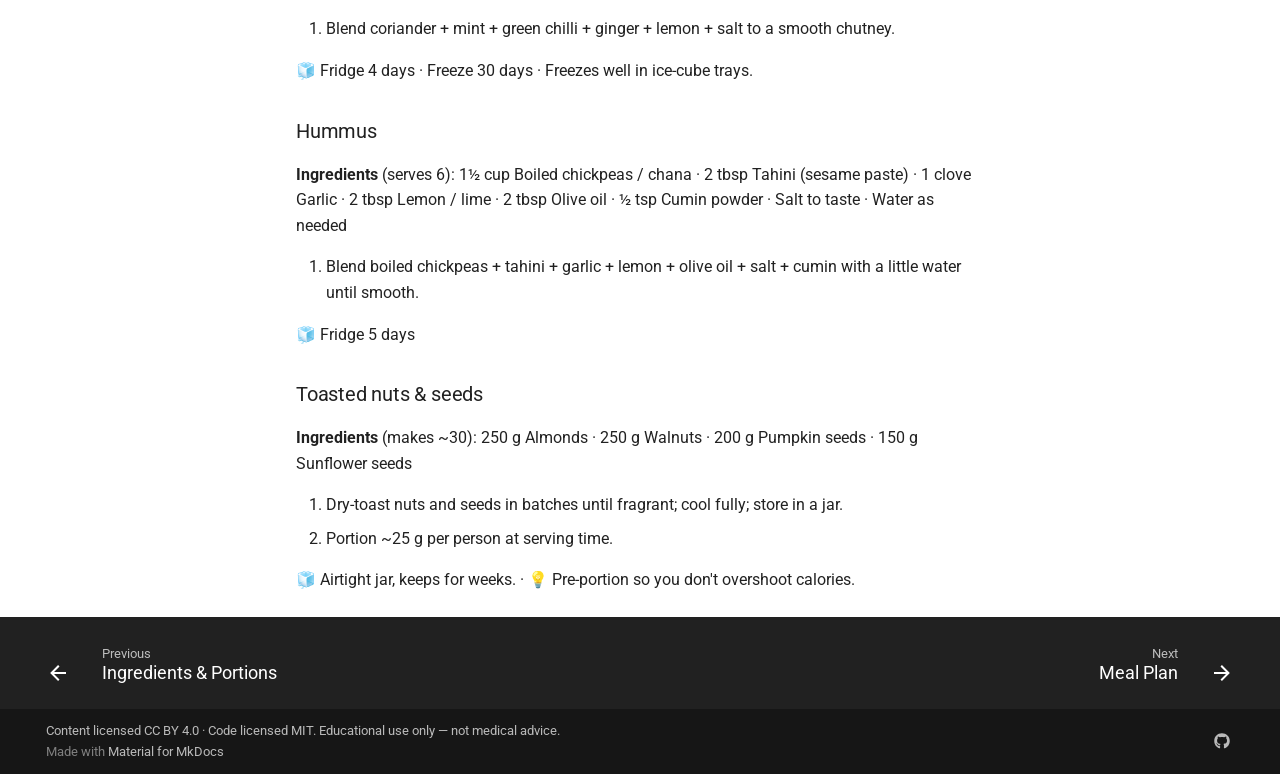
<file: recipes/index.html>
<!doctype html>
<html lang="en" class="no-js">
  <head>
    
      <meta charset="utf-8">
      <meta name="viewport" content="width=device-width,initial-scale=1">
      
        <meta name="description" content="A free, open guide to high-protein, lower-calorie Indian home meals — annotated plates, family-of-4 recipes, batch-cooking plans, grocery lists, and a keto chapter. Built for public good.">
      
      
        <meta name="author" content="ProteinPlate contributors">
      
      
        <link rel="canonical" href="https://lgtkgtv.github.io/protein-plate-v2/recipes/">
      
      
        <link rel="prev" href="../ingredients/">
      
      
        <link rel="next" href="../meal-plan/">
      
      
        
      
      
      <link rel="icon" href="../assets/images/favicon.png">
      <meta name="generator" content="mkdocs-1.6.1, mkdocs-material-9.7.6">
    
    
      
        <title>Recipes - ProteinPlate</title>
      
    
    
      <link rel="stylesheet" href="../assets/stylesheets/main.484c7ddc.min.css">
      
        
        <link rel="stylesheet" href="../assets/stylesheets/palette.ab4e12ef.min.css">
      
      


    
    
      
    
    
      
        
        
        <link rel="preconnect" href="https://fonts.gstatic.com" crossorigin>
        <link rel="stylesheet" href="https://fonts.googleapis.com/css?family=Roboto:300,300i,400,400i,700,700i%7CRoboto+Mono:400,400i,700,700i&display=fallback">
        <style>:root{--md-text-font:"Roboto";--md-code-font:"Roboto Mono"}</style>
      
    
    
      <link rel="stylesheet" href="../assets/css/extra.css">
    
    <script>__md_scope=new URL("..",location),__md_hash=e=>[...e].reduce(((e,_)=>(e<<5)-e+_.charCodeAt(0)),0),__md_get=(e,_=localStorage,t=__md_scope)=>JSON.parse(_.getItem(t.pathname+"."+e)),__md_set=(e,_,t=localStorage,a=__md_scope)=>{try{t.setItem(a.pathname+"."+e,JSON.stringify(_))}catch(e){}}</script>
    
      

    
    
  <link rel="manifest" href="../manifest.json">
  <meta name="theme-color" content="#43a047">
  <link rel="apple-touch-icon" href="../assets/icons/icon-192.png">
  <meta name="apple-mobile-web-app-capable" content="yes">
  <meta name="apple-mobile-web-app-status-bar-style" content="default">
  <meta name="apple-mobile-web-app-title" content="ProteinPlate">

  </head>
  
  
    
    
      
    
    
    
    
    <body dir="ltr" data-md-color-scheme="default" data-md-color-primary="green" data-md-color-accent="deep-orange">
  
    
    <input class="md-toggle" data-md-toggle="drawer" type="checkbox" id="__drawer" autocomplete="off">
    <input class="md-toggle" data-md-toggle="search" type="checkbox" id="__search" autocomplete="off">
    <label class="md-overlay" for="__drawer"></label>
    <div data-md-component="skip">
      
        
        <a href="#recipes" class="md-skip">
          Skip to content
        </a>
      
    </div>
    <div data-md-component="announce">
      
    </div>
    
    
      

  

<header class="md-header md-header--shadow" data-md-component="header">
  <nav class="md-header__inner md-grid" aria-label="Header">
    <a href=".." title="ProteinPlate" class="md-header__button md-logo" aria-label="ProteinPlate" data-md-component="logo">
      
  
  <svg xmlns="http://www.w3.org/2000/svg" viewBox="0 0 24 24"><path d="M11 9H9V2H7v7H5V2H3v7c0 2.12 1.66 3.84 3.75 3.97V22h2.5v-9.03C11.34 12.84 13 11.12 13 9V2h-2zm5-3v8h2.5v8H21V2c-2.76 0-5 2.24-5 4"/></svg>

    </a>
    <label class="md-header__button md-icon" for="__drawer">
      
      <svg xmlns="http://www.w3.org/2000/svg" viewBox="0 0 24 24"><path d="M3 6h18v2H3zm0 5h18v2H3zm0 5h18v2H3z"/></svg>
    </label>
    <div class="md-header__title" data-md-component="header-title">
      <div class="md-header__ellipsis">
        <div class="md-header__topic">
          <span class="md-ellipsis">
            ProteinPlate
          </span>
        </div>
        <div class="md-header__topic" data-md-component="header-topic">
          <span class="md-ellipsis">
            
              Recipes
            
          </span>
        </div>
      </div>
    </div>
    
      
        <form class="md-header__option" data-md-component="palette">
  
    
    
    
    <input class="md-option" data-md-color-media="(prefers-color-scheme: light)" data-md-color-scheme="default" data-md-color-primary="green" data-md-color-accent="deep-orange"  aria-label="Switch to dark mode"  type="radio" name="__palette" id="__palette_0">
    
      <label class="md-header__button md-icon" title="Switch to dark mode" for="__palette_1" hidden>
        <svg xmlns="http://www.w3.org/2000/svg" viewBox="0 0 24 24"><path d="m17.75 4.09-2.53 1.94.91 3.06-2.63-1.81-2.63 1.81.91-3.06-2.53-1.94L12.44 4l1.06-3 1.06 3zm3.5 6.91-1.64 1.25.59 1.98-1.7-1.17-1.7 1.17.59-1.98L15.75 11l2.06-.05L18.5 9l.69 1.95zm-2.28 4.95c.83-.08 1.72 1.1 1.19 1.85-.32.45-.66.87-1.08 1.27C15.17 23 8.84 23 4.94 19.07c-3.91-3.9-3.91-10.24 0-14.14.4-.4.82-.76 1.27-1.08.75-.53 1.93.36 1.85 1.19-.27 2.86.69 5.83 2.89 8.02a9.96 9.96 0 0 0 8.02 2.89m-1.64 2.02a12.08 12.08 0 0 1-7.8-3.47c-2.17-2.19-3.33-5-3.49-7.82-2.81 3.14-2.7 7.96.31 10.98 3.02 3.01 7.84 3.12 10.98.31"/></svg>
      </label>
    
  
    
    
    
    <input class="md-option" data-md-color-media="(prefers-color-scheme: dark)" data-md-color-scheme="slate" data-md-color-primary="green" data-md-color-accent="deep-orange"  aria-label="Switch to light mode"  type="radio" name="__palette" id="__palette_1">
    
      <label class="md-header__button md-icon" title="Switch to light mode" for="__palette_0" hidden>
        <svg xmlns="http://www.w3.org/2000/svg" viewBox="0 0 24 24"><path d="M12 7a5 5 0 0 1 5 5 5 5 0 0 1-5 5 5 5 0 0 1-5-5 5 5 0 0 1 5-5m0 2a3 3 0 0 0-3 3 3 3 0 0 0 3 3 3 3 0 0 0 3-3 3 3 0 0 0-3-3m0-7 2.39 3.42C13.65 5.15 12.84 5 12 5s-1.65.15-2.39.42zM3.34 7l4.16-.35A7.2 7.2 0 0 0 5.94 8.5c-.44.74-.69 1.5-.83 2.29zm.02 10 1.76-3.77a7.131 7.131 0 0 0 2.38 4.14zM20.65 7l-1.77 3.79a7.02 7.02 0 0 0-2.38-4.15zm-.01 10-4.14.36c.59-.51 1.12-1.14 1.54-1.86.42-.73.69-1.5.83-2.29zM12 22l-2.41-3.44c.74.27 1.55.44 2.41.44.82 0 1.63-.17 2.37-.44z"/></svg>
      </label>
    
  
</form>
      
    
    
      <script>var palette=__md_get("__palette");if(palette&&palette.color){if("(prefers-color-scheme)"===palette.color.media){var media=matchMedia("(prefers-color-scheme: light)"),input=document.querySelector(media.matches?"[data-md-color-media='(prefers-color-scheme: light)']":"[data-md-color-media='(prefers-color-scheme: dark)']");palette.color.media=input.getAttribute("data-md-color-media"),palette.color.scheme=input.getAttribute("data-md-color-scheme"),palette.color.primary=input.getAttribute("data-md-color-primary"),palette.color.accent=input.getAttribute("data-md-color-accent")}for(var[key,value]of Object.entries(palette.color))document.body.setAttribute("data-md-color-"+key,value)}</script>
    
    
    
      
      
        <label class="md-header__button md-icon" for="__search">
          
          <svg xmlns="http://www.w3.org/2000/svg" viewBox="0 0 24 24"><path d="M9.5 3A6.5 6.5 0 0 1 16 9.5c0 1.61-.59 3.09-1.56 4.23l.27.27h.79l5 5-1.5 1.5-5-5v-.79l-.27-.27A6.52 6.52 0 0 1 9.5 16 6.5 6.5 0 0 1 3 9.5 6.5 6.5 0 0 1 9.5 3m0 2C7 5 5 7 5 9.5S7 14 9.5 14 14 12 14 9.5 12 5 9.5 5"/></svg>
        </label>
        <div class="md-search" data-md-component="search" role="dialog">
  <label class="md-search__overlay" for="__search"></label>
  <div class="md-search__inner" role="search">
    <form class="md-search__form" name="search">
      <input type="text" class="md-search__input" name="query" aria-label="Search" placeholder="Search" autocapitalize="off" autocorrect="off" autocomplete="off" spellcheck="false" data-md-component="search-query" required>
      <label class="md-search__icon md-icon" for="__search">
        
        <svg xmlns="http://www.w3.org/2000/svg" viewBox="0 0 24 24"><path d="M9.5 3A6.5 6.5 0 0 1 16 9.5c0 1.61-.59 3.09-1.56 4.23l.27.27h.79l5 5-1.5 1.5-5-5v-.79l-.27-.27A6.52 6.52 0 0 1 9.5 16 6.5 6.5 0 0 1 3 9.5 6.5 6.5 0 0 1 9.5 3m0 2C7 5 5 7 5 9.5S7 14 9.5 14 14 12 14 9.5 12 5 9.5 5"/></svg>
        
        <svg xmlns="http://www.w3.org/2000/svg" viewBox="0 0 24 24"><path d="M20 11v2H8l5.5 5.5-1.42 1.42L4.16 12l7.92-7.92L13.5 5.5 8 11z"/></svg>
      </label>
      <nav class="md-search__options" aria-label="Search">
        
        <button type="reset" class="md-search__icon md-icon" title="Clear" aria-label="Clear" tabindex="-1">
          
          <svg xmlns="http://www.w3.org/2000/svg" viewBox="0 0 24 24"><path d="M19 6.41 17.59 5 12 10.59 6.41 5 5 6.41 10.59 12 5 17.59 6.41 19 12 13.41 17.59 19 19 17.59 13.41 12z"/></svg>
        </button>
      </nav>
      
        <div class="md-search__suggest" data-md-component="search-suggest"></div>
      
    </form>
    <div class="md-search__output">
      <div class="md-search__scrollwrap" tabindex="0" data-md-scrollfix>
        <div class="md-search-result" data-md-component="search-result">
          <div class="md-search-result__meta">
            Initializing search
          </div>
          <ol class="md-search-result__list" role="presentation"></ol>
        </div>
      </div>
    </div>
  </div>
</div>
      
    
    
      <div class="md-header__source">
        <a href="https://github.com/lgtkgtv/protein-plate-v2" title="Go to repository" class="md-source" data-md-component="source">
  <div class="md-source__icon md-icon">
    
    <svg xmlns="http://www.w3.org/2000/svg" viewBox="0 0 448 512"><!--! Font Awesome Free 7.1.0 by @fontawesome - https://fontawesome.com License - https://fontawesome.com/license/free (Icons: CC BY 4.0, Fonts: SIL OFL 1.1, Code: MIT License) Copyright 2025 Fonticons, Inc.--><path d="M439.6 236.1 244 40.5c-5.4-5.5-12.8-8.5-20.4-8.5s-15 3-20.4 8.4L162.5 81l51.5 51.5c27.1-9.1 52.7 16.8 43.4 43.7l49.7 49.7c34.2-11.8 61.2 31 35.5 56.7-26.5 26.5-70.2-2.9-56-37.3L240.3 199v121.9c25.3 12.5 22.3 41.8 9.1 55-6.4 6.4-15.2 10.1-24.3 10.1s-17.8-3.6-24.3-10.1c-17.6-17.6-11.1-46.9 11.2-56v-123c-20.8-8.5-24.6-30.7-18.6-45L142.6 101 8.5 235.1C3 240.6 0 247.9 0 255.5s3 15 8.5 20.4l195.6 195.7c5.4 5.4 12.7 8.4 20.4 8.4s15-3 20.4-8.4l194.7-194.7c5.4-5.4 8.4-12.8 8.4-20.4s-3-15-8.4-20.4"/></svg>
  </div>
  <div class="md-source__repository">
    lgtkgtv/protein-plate-v2
  </div>
</a>
      </div>
    
  </nav>
  
</header>
    
    <div class="md-container" data-md-component="container">
      
      
        
          
        
      
      <main class="md-main" data-md-component="main">
        <div class="md-main__inner md-grid">
          
            
              
              <div class="md-sidebar md-sidebar--primary" data-md-component="sidebar" data-md-type="navigation" >
                <div class="md-sidebar__scrollwrap">
                  <div class="md-sidebar__inner">
                    



<nav class="md-nav md-nav--primary" aria-label="Navigation" data-md-level="0">
  <label class="md-nav__title" for="__drawer">
    <a href=".." title="ProteinPlate" class="md-nav__button md-logo" aria-label="ProteinPlate" data-md-component="logo">
      
  
  <svg xmlns="http://www.w3.org/2000/svg" viewBox="0 0 24 24"><path d="M11 9H9V2H7v7H5V2H3v7c0 2.12 1.66 3.84 3.75 3.97V22h2.5v-9.03C11.34 12.84 13 11.12 13 9V2h-2zm5-3v8h2.5v8H21V2c-2.76 0-5 2.24-5 4"/></svg>

    </a>
    ProteinPlate
  </label>
  
    <div class="md-nav__source">
      <a href="https://github.com/lgtkgtv/protein-plate-v2" title="Go to repository" class="md-source" data-md-component="source">
  <div class="md-source__icon md-icon">
    
    <svg xmlns="http://www.w3.org/2000/svg" viewBox="0 0 448 512"><!--! Font Awesome Free 7.1.0 by @fontawesome - https://fontawesome.com License - https://fontawesome.com/license/free (Icons: CC BY 4.0, Fonts: SIL OFL 1.1, Code: MIT License) Copyright 2025 Fonticons, Inc.--><path d="M439.6 236.1 244 40.5c-5.4-5.5-12.8-8.5-20.4-8.5s-15 3-20.4 8.4L162.5 81l51.5 51.5c27.1-9.1 52.7 16.8 43.4 43.7l49.7 49.7c34.2-11.8 61.2 31 35.5 56.7-26.5 26.5-70.2-2.9-56-37.3L240.3 199v121.9c25.3 12.5 22.3 41.8 9.1 55-6.4 6.4-15.2 10.1-24.3 10.1s-17.8-3.6-24.3-10.1c-17.6-17.6-11.1-46.9 11.2-56v-123c-20.8-8.5-24.6-30.7-18.6-45L142.6 101 8.5 235.1C3 240.6 0 247.9 0 255.5s3 15 8.5 20.4l195.6 195.7c5.4 5.4 12.7 8.4 20.4 8.4s15-3 20.4-8.4l194.7-194.7c5.4-5.4 8.4-12.8 8.4-20.4s-3-15-8.4-20.4"/></svg>
  </div>
  <div class="md-source__repository">
    lgtkgtv/protein-plate-v2
  </div>
</a>
    </div>
  
  <ul class="md-nav__list" data-md-scrollfix>
    
      
      
  
  
  
  
    <li class="md-nav__item">
      <a href=".." class="md-nav__link">
        
  
  
  <span class="md-ellipsis">
    
  
    Home
  

    
  </span>
  
  

      </a>
    </li>
  

    
      
      
  
  
  
  
    <li class="md-nav__item">
      <a href="../the-plate/" class="md-nav__link">
        
  
  
  <span class="md-ellipsis">
    
  
    The Plate
  

    
  </span>
  
  

      </a>
    </li>
  

    
      
      
  
  
  
  
    <li class="md-nav__item">
      <a href="../ingredients/" class="md-nav__link">
        
  
  
  <span class="md-ellipsis">
    
  
    Ingredients & Portions
  

    
  </span>
  
  

      </a>
    </li>
  

    
      
      
  
  
    
  
  
  
    <li class="md-nav__item md-nav__item--active">
      
      <input class="md-nav__toggle md-toggle" type="checkbox" id="__toc">
      
      
        
      
      
        <label class="md-nav__link md-nav__link--active" for="__toc">
          
  
  
  <span class="md-ellipsis">
    
  
    Recipes
  

    
  </span>
  
  

          <span class="md-nav__icon md-icon"></span>
        </label>
      
      <a href="./" class="md-nav__link md-nav__link--active">
        
  
  
  <span class="md-ellipsis">
    
  
    Recipes
  

    
  </span>
  
  

      </a>
      
        

<nav class="md-nav md-nav--secondary" aria-label="Table of contents">
  
  
  
    
  
  
    <label class="md-nav__title" for="__toc">
      <span class="md-nav__icon md-icon"></span>
      Table of contents
    </label>
    <ul class="md-nav__list" data-md-component="toc" data-md-scrollfix>
      
        <li class="md-nav__item">
  <a href="#protein-anchors" class="md-nav__link">
    <span class="md-ellipsis">
      
        Protein anchors
      
    </span>
  </a>
  
    <nav class="md-nav" aria-label="Protein anchors">
      <ul class="md-nav__list">
        
          <li class="md-nav__item">
  <a href="#boiled-eggs" class="md-nav__link">
    <span class="md-ellipsis">
      
        Boiled eggs
      
    </span>
  </a>
  
</li>
        
          <li class="md-nav__item">
  <a href="#chana-chickpea-masala" class="md-nav__link">
    <span class="md-ellipsis">
      
        Chana / chickpea masala
      
    </span>
  </a>
  
</li>
        
          <li class="md-nav__item">
  <a href="#chicken-tikka-on-tawa" class="md-nav__link">
    <span class="md-ellipsis">
      
        Chicken tikka on tawa
      
    </span>
  </a>
  
</li>
        
          <li class="md-nav__item">
  <a href="#chicken-vegetable-stir-fry" class="md-nav__link">
    <span class="md-ellipsis">
      
        Chicken-vegetable stir-fry
      
    </span>
  </a>
  
</li>
        
          <li class="md-nav__item">
  <a href="#egg-bhurji" class="md-nav__link">
    <span class="md-ellipsis">
      
        Egg bhurji
      
    </span>
  </a>
  
</li>
        
          <li class="md-nav__item">
  <a href="#grilled-paneer-on-tawa" class="md-nav__link">
    <span class="md-ellipsis">
      
        Grilled paneer on tawa
      
    </span>
  </a>
  
</li>
        
          <li class="md-nav__item">
  <a href="#moong-sprouts-usal" class="md-nav__link">
    <span class="md-ellipsis">
      
        Moong sprouts usal
      
    </span>
  </a>
  
</li>
        
          <li class="md-nav__item">
  <a href="#paneer-bhurji" class="md-nav__link">
    <span class="md-ellipsis">
      
        Paneer bhurji
      
    </span>
  </a>
  
</li>
        
          <li class="md-nav__item">
  <a href="#vegetable-omelette" class="md-nav__link">
    <span class="md-ellipsis">
      
        Vegetable omelette
      
    </span>
  </a>
  
</li>
        
      </ul>
    </nav>
  
</li>
      
        <li class="md-nav__item">
  <a href="#the-binder" class="md-nav__link">
    <span class="md-ellipsis">
      
        The binder
      
    </span>
  </a>
  
    <nav class="md-nav" aria-label="The binder">
      <ul class="md-nav__list">
        
          <li class="md-nav__item">
  <a href="#besan-moong-cheela" class="md-nav__link">
    <span class="md-ellipsis">
      
        Besan / moong cheela
      
    </span>
  </a>
  
</li>
        
      </ul>
    </nav>
  
</li>
      
        <li class="md-nav__item">
  <a href="#daily-sides" class="md-nav__link">
    <span class="md-ellipsis">
      
        Daily sides
      
    </span>
  </a>
  
    <nav class="md-nav" aria-label="Daily sides">
      <ul class="md-nav__list">
        
          <li class="md-nav__item">
  <a href="#green-soup" class="md-nav__link">
    <span class="md-ellipsis">
      
        Green soup
      
    </span>
  </a>
  
</li>
        
          <li class="md-nav__item">
  <a href="#sauteed-greens-bean-sabzi" class="md-nav__link">
    <span class="md-ellipsis">
      
        Sauteed greens / bean sabzi
      
    </span>
  </a>
  
</li>
        
          <li class="md-nav__item">
  <a href="#sauteed-mixed-vegetables" class="md-nav__link">
    <span class="md-ellipsis">
      
        Sauteed mixed vegetables
      
    </span>
  </a>
  
</li>
        
      </ul>
    </nav>
  
</li>
      
        <li class="md-nav__item">
  <a href="#salads-nolow-cooking" class="md-nav__link">
    <span class="md-ellipsis">
      
        Salads (no/low cooking)
      
    </span>
  </a>
  
    <nav class="md-nav" aria-label="Salads (no/low cooking)">
      <ul class="md-nav__list">
        
          <li class="md-nav__item">
  <a href="#big-leafy-salad" class="md-nav__link">
    <span class="md-ellipsis">
      
        Big leafy salad
      
    </span>
  </a>
  
</li>
        
          <li class="md-nav__item">
  <a href="#curd-vegetable-salad-raita" class="md-nav__link">
    <span class="md-ellipsis">
      
        Curd vegetable salad / raita
      
    </span>
  </a>
  
</li>
        
          <li class="md-nav__item">
  <a href="#kachumber-salad" class="md-nav__link">
    <span class="md-ellipsis">
      
        Kachumber salad
      
    </span>
  </a>
  
</li>
        
      </ul>
    </nav>
  
</li>
      
        <li class="md-nav__item">
  <a href="#condiments-extras" class="md-nav__link">
    <span class="md-ellipsis">
      
        Condiments &amp; extras
      
    </span>
  </a>
  
    <nav class="md-nav" aria-label="Condiments &amp; extras">
      <ul class="md-nav__list">
        
          <li class="md-nav__item">
  <a href="#buttermilk-chaas" class="md-nav__link">
    <span class="md-ellipsis">
      
        Buttermilk (chaas)
      
    </span>
  </a>
  
</li>
        
          <li class="md-nav__item">
  <a href="#green-chutney" class="md-nav__link">
    <span class="md-ellipsis">
      
        Green chutney
      
    </span>
  </a>
  
</li>
        
          <li class="md-nav__item">
  <a href="#hummus" class="md-nav__link">
    <span class="md-ellipsis">
      
        Hummus
      
    </span>
  </a>
  
</li>
        
          <li class="md-nav__item">
  <a href="#toasted-nuts-seeds" class="md-nav__link">
    <span class="md-ellipsis">
      
        Toasted nuts &amp; seeds
      
    </span>
  </a>
  
</li>
        
      </ul>
    </nav>
  
</li>
      
    </ul>
  
</nav>
      
    </li>
  

    
      
      
  
  
  
  
    <li class="md-nav__item">
      <a href="../meal-plan/" class="md-nav__link">
        
  
  
  <span class="md-ellipsis">
    
  
    Meal Plan
  

    
  </span>
  
  

      </a>
    </li>
  

    
      
      
  
  
  
  
    <li class="md-nav__item">
      <a href="../grocery-list/" class="md-nav__link">
        
  
  
  <span class="md-ellipsis">
    
  
    Grocery List
  

    
  </span>
  
  

      </a>
    </li>
  

    
      
      
  
  
  
  
    <li class="md-nav__item">
      <a href="../keto/" class="md-nav__link">
        
  
  
  <span class="md-ellipsis">
    
  
    Keto Chapter
  

    
  </span>
  
  

      </a>
    </li>
  

    
      
      
  
  
  
  
    <li class="md-nav__item">
      <a href="../about/" class="md-nav__link">
        
  
  
  <span class="md-ellipsis">
    
  
    About & Health Note
  

    
  </span>
  
  

      </a>
    </li>
  

    
  </ul>
</nav>
                  </div>
                </div>
              </div>
            
            
              
              <div class="md-sidebar md-sidebar--secondary" data-md-component="sidebar" data-md-type="toc" >
                <div class="md-sidebar__scrollwrap">
                  <div class="md-sidebar__inner">
                    

<nav class="md-nav md-nav--secondary" aria-label="Table of contents">
  
  
  
    
  
  
    <label class="md-nav__title" for="__toc">
      <span class="md-nav__icon md-icon"></span>
      Table of contents
    </label>
    <ul class="md-nav__list" data-md-component="toc" data-md-scrollfix>
      
        <li class="md-nav__item">
  <a href="#protein-anchors" class="md-nav__link">
    <span class="md-ellipsis">
      
        Protein anchors
      
    </span>
  </a>
  
    <nav class="md-nav" aria-label="Protein anchors">
      <ul class="md-nav__list">
        
          <li class="md-nav__item">
  <a href="#boiled-eggs" class="md-nav__link">
    <span class="md-ellipsis">
      
        Boiled eggs
      
    </span>
  </a>
  
</li>
        
          <li class="md-nav__item">
  <a href="#chana-chickpea-masala" class="md-nav__link">
    <span class="md-ellipsis">
      
        Chana / chickpea masala
      
    </span>
  </a>
  
</li>
        
          <li class="md-nav__item">
  <a href="#chicken-tikka-on-tawa" class="md-nav__link">
    <span class="md-ellipsis">
      
        Chicken tikka on tawa
      
    </span>
  </a>
  
</li>
        
          <li class="md-nav__item">
  <a href="#chicken-vegetable-stir-fry" class="md-nav__link">
    <span class="md-ellipsis">
      
        Chicken-vegetable stir-fry
      
    </span>
  </a>
  
</li>
        
          <li class="md-nav__item">
  <a href="#egg-bhurji" class="md-nav__link">
    <span class="md-ellipsis">
      
        Egg bhurji
      
    </span>
  </a>
  
</li>
        
          <li class="md-nav__item">
  <a href="#grilled-paneer-on-tawa" class="md-nav__link">
    <span class="md-ellipsis">
      
        Grilled paneer on tawa
      
    </span>
  </a>
  
</li>
        
          <li class="md-nav__item">
  <a href="#moong-sprouts-usal" class="md-nav__link">
    <span class="md-ellipsis">
      
        Moong sprouts usal
      
    </span>
  </a>
  
</li>
        
          <li class="md-nav__item">
  <a href="#paneer-bhurji" class="md-nav__link">
    <span class="md-ellipsis">
      
        Paneer bhurji
      
    </span>
  </a>
  
</li>
        
          <li class="md-nav__item">
  <a href="#vegetable-omelette" class="md-nav__link">
    <span class="md-ellipsis">
      
        Vegetable omelette
      
    </span>
  </a>
  
</li>
        
      </ul>
    </nav>
  
</li>
      
        <li class="md-nav__item">
  <a href="#the-binder" class="md-nav__link">
    <span class="md-ellipsis">
      
        The binder
      
    </span>
  </a>
  
    <nav class="md-nav" aria-label="The binder">
      <ul class="md-nav__list">
        
          <li class="md-nav__item">
  <a href="#besan-moong-cheela" class="md-nav__link">
    <span class="md-ellipsis">
      
        Besan / moong cheela
      
    </span>
  </a>
  
</li>
        
      </ul>
    </nav>
  
</li>
      
        <li class="md-nav__item">
  <a href="#daily-sides" class="md-nav__link">
    <span class="md-ellipsis">
      
        Daily sides
      
    </span>
  </a>
  
    <nav class="md-nav" aria-label="Daily sides">
      <ul class="md-nav__list">
        
          <li class="md-nav__item">
  <a href="#green-soup" class="md-nav__link">
    <span class="md-ellipsis">
      
        Green soup
      
    </span>
  </a>
  
</li>
        
          <li class="md-nav__item">
  <a href="#sauteed-greens-bean-sabzi" class="md-nav__link">
    <span class="md-ellipsis">
      
        Sauteed greens / bean sabzi
      
    </span>
  </a>
  
</li>
        
          <li class="md-nav__item">
  <a href="#sauteed-mixed-vegetables" class="md-nav__link">
    <span class="md-ellipsis">
      
        Sauteed mixed vegetables
      
    </span>
  </a>
  
</li>
        
      </ul>
    </nav>
  
</li>
      
        <li class="md-nav__item">
  <a href="#salads-nolow-cooking" class="md-nav__link">
    <span class="md-ellipsis">
      
        Salads (no/low cooking)
      
    </span>
  </a>
  
    <nav class="md-nav" aria-label="Salads (no/low cooking)">
      <ul class="md-nav__list">
        
          <li class="md-nav__item">
  <a href="#big-leafy-salad" class="md-nav__link">
    <span class="md-ellipsis">
      
        Big leafy salad
      
    </span>
  </a>
  
</li>
        
          <li class="md-nav__item">
  <a href="#curd-vegetable-salad-raita" class="md-nav__link">
    <span class="md-ellipsis">
      
        Curd vegetable salad / raita
      
    </span>
  </a>
  
</li>
        
          <li class="md-nav__item">
  <a href="#kachumber-salad" class="md-nav__link">
    <span class="md-ellipsis">
      
        Kachumber salad
      
    </span>
  </a>
  
</li>
        
      </ul>
    </nav>
  
</li>
      
        <li class="md-nav__item">
  <a href="#condiments-extras" class="md-nav__link">
    <span class="md-ellipsis">
      
        Condiments &amp; extras
      
    </span>
  </a>
  
    <nav class="md-nav" aria-label="Condiments &amp; extras">
      <ul class="md-nav__list">
        
          <li class="md-nav__item">
  <a href="#buttermilk-chaas" class="md-nav__link">
    <span class="md-ellipsis">
      
        Buttermilk (chaas)
      
    </span>
  </a>
  
</li>
        
          <li class="md-nav__item">
  <a href="#green-chutney" class="md-nav__link">
    <span class="md-ellipsis">
      
        Green chutney
      
    </span>
  </a>
  
</li>
        
          <li class="md-nav__item">
  <a href="#hummus" class="md-nav__link">
    <span class="md-ellipsis">
      
        Hummus
      
    </span>
  </a>
  
</li>
        
          <li class="md-nav__item">
  <a href="#toasted-nuts-seeds" class="md-nav__link">
    <span class="md-ellipsis">
      
        Toasted nuts &amp; seeds
      
    </span>
  </a>
  
</li>
        
      </ul>
    </nav>
  
</li>
      
    </ul>
  
</nav>
                  </div>
                </div>
              </div>
            
          
          
            <div class="md-content" data-md-component="content">
              
              <article class="md-content__inner md-typeset">
                
                  



<h1 id="recipes">Recipes<a class="headerlink" href="#recipes" title="Permanent link">&para;</a></h1>
<p>Every recipe is scaled for a <strong>family of 4</strong> and generated from the <a href="https://github.com/lgtkgtv/protein-plate-v2/tree/main/data">recipe data</a>. Pick one protein anchor, then add a cooked veg, a salad, dairy and nuts/seeds.</p>
<div class="pp-servings" role="group" aria-label="Adjust servings">
  <span class="pp-servings__label">Show recipes for</span>
  <button type="button" data-servings="1">1</button>
  <button type="button" data-servings="2">2</button>
  <button type="button" data-servings="4" aria-pressed="true">4</button>
  <button type="button" data-servings="6">6</button>
  <span class="pp-servings__suffix">people</span>
</div>

<p><em>Spices, oil and salt stay fixed when you rescale; batch items (dips, toasted nuts) are made in bulk and don't rescale.</em></p>
<h2 id="protein-anchors">Protein anchors<a class="headerlink" href="#protein-anchors" title="Permanent link">&para;</a></h2>
<h3 id="boiled-eggs">Boiled eggs<a class="headerlink" href="#boiled-eggs" title="Permanent link">&para;</a></h3>
<p><strong>Ingredients</strong> (for <span class="pp-srv" data-base="4">4</span>): <span class="pp-qty" data-qty="8" data-base="4" data-scale="1">8</span> Eggs · Water to cover</p>
<ol>
<li>Cover eggs with water, boil 8-9 min.</li>
<li>Ice-bath, then peel.</li>
</ol>
<p>🧊 Fridge 7 days · Keep in shell, fridge 5-7 days. · 💡 2 eggs per person is a typical serving.</p>
<h3 id="chana-chickpea-masala">Chana / chickpea masala<a class="headerlink" href="#chana-chickpea-masala" title="Permanent link">&para;</a></h3>
<p><strong>Ingredients</strong> (for <span class="pp-srv" data-base="4">4</span>): <span class="pp-qty" data-qty="3" data-base="4" data-scale="1">3</span> cup Boiled chickpeas / chana · <span class="pp-qty" data-qty="2" data-base="4" data-scale="1">2</span> Onion (chopped) · <span class="pp-qty" data-qty="2" data-base="4" data-scale="1">2</span> Tomato (pureed) · <span class="pp-qty" data-qty="1" data-base="4" data-scale="1">1</span> tbsp Ginger-garlic paste · <span class="pp-qty" data-qty="0.5" data-base="4" data-scale="0">½</span> tsp Turmeric · <span class="pp-qty" data-qty="1" data-base="4" data-scale="0">1</span> tsp Red chilli powder · <span class="pp-qty" data-qty="1" data-base="4" data-scale="0">1</span> tsp Coriander powder · <span class="pp-qty" data-qty="1" data-base="4" data-scale="0">1</span> tsp Cumin powder · <span class="pp-qty" data-qty="1" data-base="4" data-scale="0">1</span> tsp Garam masala · <span class="pp-qty" data-qty="0.5" data-base="4" data-scale="0">½</span> tsp Amchur (dry mango powder) · <span class="pp-qty" data-qty="2" data-base="4" data-scale="1">2</span> tbsp Cooking oil (groundnut/mustard) · Salt to taste · <span class="pp-qty" data-qty="2" data-base="4" data-scale="1">2</span> tbsp Coriander (fresh) (chopped) <em>(optional)</em> · <span class="pp-qty" data-qty="1" data-base="4" data-scale="0">1</span> cup Water</p>
<ol>
<li>Saute onion till deep golden; add ginger-garlic, then tomato puree + spices; cook till oil separates.</li>
<li>Add chickpeas + 1 cup water; simmer 10-15 min; mash a few to thicken.</li>
<li>Finish with garam masala, amchur and coriander.</li>
</ol>
<p>🎥 <a href="https://www.indianhealthyrecipes.com/chana-masala/">video</a> · 🧊 Fridge 5 days · Freeze 30 days · 💡 Make a double batch of the onion-tomato masala base and freeze it — it becomes the base for chana, paneer or egg dishes in minutes.</p>
<h3 id="chicken-tikka-on-tawa">Chicken tikka on tawa<a class="headerlink" href="#chicken-tikka-on-tawa" title="Permanent link">&para;</a></h3>
<p><strong>Ingredients</strong> (for <span class="pp-srv" data-base="4">4</span>): <span class="pp-qty" data-qty="900" data-base="4" data-scale="1">900</span> g Boneless chicken (cubed) · <span class="pp-qty" data-qty="0.75" data-base="4" data-scale="1">¾</span> cup Curd / yogurt (hung) · <span class="pp-qty" data-qty="1.5" data-base="4" data-scale="1">1½</span> tbsp Ginger-garlic paste · <span class="pp-qty" data-qty="2" data-base="4" data-scale="1">2</span> tbsp Lemon / lime · <span class="pp-qty" data-qty="1.5" data-base="4" data-scale="0">1½</span> tsp Kashmiri chilli powder · <span class="pp-qty" data-qty="0.5" data-base="4" data-scale="0">½</span> tsp Turmeric · <span class="pp-qty" data-qty="1" data-base="4" data-scale="0">1</span> tsp Garam masala · <span class="pp-qty" data-qty="1" data-base="4" data-scale="0">1</span> tsp Chaat masala · <span class="pp-qty" data-qty="1" data-base="4" data-scale="0">1</span> tsp Kasuri methi (dried fenugreek) · <span class="pp-qty" data-qty="2" data-base="4" data-scale="0">2</span> tbsp Besan (gram flour) (roasted) · <span class="pp-qty" data-qty="1" data-base="4" data-scale="1">1</span> tbsp Cooking oil (groundnut/mustard) · Salt to taste</p>
<ol>
<li>First marinade: chicken + lemon + ginger-garlic + salt, 30 min.</li>
<li>Second marinade: add hung curd + spices + besan + oil; rest 1 hr, ideally overnight.</li>
<li>Sear on a hot tawa/cast-iron, single layer, 4-5 min per side until charred and cooked through (no pink, ~75 C internal). Work in batches.</li>
</ol>
<p>🎥 <a href="https://www.youtube.com/watch?v=8L7V1eTaTnw">video</a> · 🧊 Fridge 3 days · Freeze 30 days · Freeze raw in marinade up to 1 month (thaw overnight); cooked keeps 3 days. · 💡 Hung curd makes the chicken sear instead of steam.</p>
<h3 id="chicken-vegetable-stir-fry">Chicken-vegetable stir-fry<a class="headerlink" href="#chicken-vegetable-stir-fry" title="Permanent link">&para;</a></h3>
<p><img alt="Chicken-vegetable stir-fry" src="../assets/images/05-chicken-veg-stirfry.jpeg" /></p>
<p><strong>Ingredients</strong> (for <span class="pp-srv" data-base="4">4</span>): <span class="pp-qty" data-qty="700" data-base="4" data-scale="1">700</span> g Boneless chicken (cubed) · <span class="pp-qty" data-qty="200" data-base="4" data-scale="1">200</span> g Broccoli (florets) · <span class="pp-qty" data-qty="1" data-base="4" data-scale="1">1</span> Bell pepper / capsicum (sliced) · <span class="pp-qty" data-qty="100" data-base="4" data-scale="1">100</span> g Cabbage (shredded) · <span class="pp-qty" data-qty="1" data-base="4" data-scale="1">1</span> Onion (sliced) · <span class="pp-qty" data-qty="1" data-base="4" data-scale="1">1</span> Cucumber (sliced) · <span class="pp-qty" data-qty="1" data-base="4" data-scale="1">1</span> tbsp Ginger-garlic paste · <span class="pp-qty" data-qty="1" data-base="4" data-scale="0">1</span> tsp Black pepper · <span class="pp-qty" data-qty="1" data-base="4" data-scale="0">1</span> tsp Chilli flakes · <span class="pp-qty" data-qty="1" data-base="4" data-scale="1">1</span> tbsp Cooking oil (groundnut/mustard) · Salt to taste</p>
<ol>
<li>Sear chicken first till golden, remove.</li>
<li>Stir-fry hard veg on high 3-4 min, then quick-cooking veg.</li>
<li>Return chicken; toss with pepper, chilli flakes and salt.</li>
</ol>
<p>🧊 Fridge 3 days · 💡 High heat + don't crowd the pan = sear, not steam.</p>
<h3 id="egg-bhurji">Egg bhurji<a class="headerlink" href="#egg-bhurji" title="Permanent link">&para;</a></h3>
<p><strong>Ingredients</strong> (for <span class="pp-srv" data-base="4">4</span>): <span class="pp-qty" data-qty="8" data-base="4" data-scale="1">8</span> Eggs (beaten) · <span class="pp-qty" data-qty="2" data-base="4" data-scale="1">2</span> Onion (chopped) · <span class="pp-qty" data-qty="2" data-base="4" data-scale="1">2</span> Tomato (chopped) · <span class="pp-qty" data-qty="1" data-base="4" data-scale="1">1</span> Green chilli (chopped) · <span class="pp-qty" data-qty="1" data-base="4" data-scale="1">1</span> tsp Ginger-garlic paste · <span class="pp-qty" data-qty="0.5" data-base="4" data-scale="0">½</span> tsp Turmeric · <span class="pp-qty" data-qty="1" data-base="4" data-scale="0">1</span> tsp Red chilli powder · <span class="pp-qty" data-qty="0.5" data-base="4" data-scale="0">½</span> tsp Garam masala · <span class="pp-qty" data-qty="1" data-base="4" data-scale="1">1</span> tbsp Cooking oil (groundnut/mustard) · Salt to taste · <span class="pp-qty" data-qty="2" data-base="4" data-scale="1">2</span> tbsp Coriander (fresh) (chopped) <em>(optional)</em></p>
<ol>
<li>Build the onion-tomato masala base; cook till soft.</li>
<li>Pour beaten eggs at the end; scramble on medium-low (high heat = rubbery).</li>
<li>Pull off heat while slightly underdone.</li>
</ol>
<p>🎥 <a href="https://www.youtube.com/watch?v=1OdPf65aPJg">video</a> · 🧊 Fridge 2 days · 💡 Reuse the same masala base from chana for a fast meal.</p>
<h3 id="grilled-paneer-on-tawa">Grilled paneer on tawa<a class="headerlink" href="#grilled-paneer-on-tawa" title="Permanent link">&para;</a></h3>
<p><strong>Ingredients</strong> (for <span class="pp-srv" data-base="4">4</span>): <span class="pp-qty" data-qty="500" data-base="4" data-scale="1">500</span> g Paneer (cubed or sliced) · <span class="pp-qty" data-qty="0.5" data-base="4" data-scale="1">½</span> cup Curd / yogurt (thick) · <span class="pp-qty" data-qty="1" data-base="4" data-scale="0">1</span> tsp Red chilli powder · <span class="pp-qty" data-qty="0.5" data-base="4" data-scale="0">½</span> tsp Turmeric · <span class="pp-qty" data-qty="0.5" data-base="4" data-scale="0">½</span> tsp Garam masala · <span class="pp-qty" data-qty="0.5" data-base="4" data-scale="0">½</span> tsp Chaat masala · <span class="pp-qty" data-qty="0.5" data-base="4" data-scale="0">½</span> tsp Kasuri methi (dried fenugreek) · <span class="pp-qty" data-qty="2" data-base="4" data-scale="0">2</span> tsp Besan (gram flour) (roasted) · <span class="pp-qty" data-qty="1" data-base="4" data-scale="1">1</span> tbsp Lemon / lime · <span class="pp-qty" data-qty="1" data-base="4" data-scale="1">1</span> tsp Ginger-garlic paste · <span class="pp-qty" data-qty="1" data-base="4" data-scale="1">1</span> tsp Cooking oil (groundnut/mustard) · Salt to taste</p>
<ol>
<li>Whisk the marinade; coat paneer; rest 30 min (no longer — acid makes paneer rubbery).</li>
<li>Sear on a medium-high, lightly oiled tawa 3-4 min per side until charred. Don't move it constantly.</li>
</ol>
<p>🎥 <a href="https://www.youtube.com/watch?v=BwIJHI4KdIE">video</a> · 🧊 Cook fresh for best texture. · 💡 Sear marinated capsicum and onion alongside.</p>
<h3 id="moong-sprouts-usal">Moong sprouts usal<a class="headerlink" href="#moong-sprouts-usal" title="Permanent link">&para;</a></h3>
<p><strong>Ingredients</strong> (for <span class="pp-srv" data-base="4">4</span>): <span class="pp-qty" data-qty="3" data-base="4" data-scale="1">3</span> cup Moong sprouts · <span class="pp-qty" data-qty="1" data-base="4" data-scale="1">1</span> Onion (chopped) · <span class="pp-qty" data-qty="1" data-base="4" data-scale="1">1</span> Tomato (chopped) · <span class="pp-qty" data-qty="1" data-base="4" data-scale="1">1</span> tsp Ginger-garlic paste · <span class="pp-qty" data-qty="1" data-base="4" data-scale="1">1</span> Green chilli (slit) · <span class="pp-qty" data-qty="1" data-base="4" data-scale="0">1</span> tsp Mustard seeds · <span class="pp-qty" data-qty="1" data-base="4" data-scale="0">1</span> tsp Cumin seeds (jeera) · <span class="pp-qty" data-qty="0.5" data-base="4" data-scale="0">½</span> tsp Turmeric · <span class="pp-qty" data-qty="1" data-base="4" data-scale="0">1</span> tsp Red chilli powder · <span class="pp-qty" data-qty="1" data-base="4" data-scale="1">1</span> sprig Curry leaves <em>(optional)</em> · <span class="pp-qty" data-qty="1" data-base="4" data-scale="1">1</span> tbsp Cooking oil (groundnut/mustard) · Salt to taste · <span class="pp-qty" data-qty="2" data-base="4" data-scale="1">2</span> tbsp Coriander (fresh) (chopped) <em>(optional)</em> · <span class="pp-qty" data-qty="0.5" data-base="4" data-scale="1">½</span> Lemon / lime <em>(optional)</em> · <span class="pp-qty" data-qty="0.5" data-base="4" data-scale="0">½</span> cup Water</p>
<ol>
<li>Heat oil; splutter mustard + cumin, add curry leaves, onion, ginger-garlic and chilli — saute till golden.</li>
<li>Add tomato + dry spices; cook till soft.</li>
<li>Add sprouts + 1/2 cup water, cover, simmer 8-10 min (keep some crunch).</li>
<li>Finish with coriander and a squeeze of lemon.</li>
</ol>
<p>🎥 <a href="https://www.youtube.com/watch?v=u33FYQVfZ68">video</a> · 🧊 Fridge 3 days · 💡 Steam sprouts first for a softer texture.</p>
<h3 id="paneer-bhurji">Paneer bhurji<a class="headerlink" href="#paneer-bhurji" title="Permanent link">&para;</a></h3>
<p><strong>Ingredients</strong> (for <span class="pp-srv" data-base="4">4</span>): <span class="pp-qty" data-qty="500" data-base="4" data-scale="1">500</span> g Paneer (crumbled) · <span class="pp-qty" data-qty="2" data-base="4" data-scale="1">2</span> Onion (chopped) · <span class="pp-qty" data-qty="2" data-base="4" data-scale="1">2</span> Tomato (chopped) · <span class="pp-qty" data-qty="1" data-base="4" data-scale="1">1</span> Bell pepper / capsicum (chopped) · <span class="pp-qty" data-qty="1" data-base="4" data-scale="1">1</span> Green chilli (chopped) · <span class="pp-qty" data-qty="1" data-base="4" data-scale="1">1</span> tsp Ginger-garlic paste · <span class="pp-qty" data-qty="0.5" data-base="4" data-scale="0">½</span> tsp Turmeric · <span class="pp-qty" data-qty="1" data-base="4" data-scale="0">1</span> tsp Red chilli powder · <span class="pp-qty" data-qty="0.5" data-base="4" data-scale="0">½</span> tsp Garam masala · <span class="pp-qty" data-qty="1" data-base="4" data-scale="1">1</span> tbsp Cooking oil (groundnut/mustard) · Salt to taste · <span class="pp-qty" data-qty="2" data-base="4" data-scale="1">2</span> tbsp Coriander (fresh) (chopped) <em>(optional)</em></p>
<ol>
<li>Saute onion -&gt; ginger-garlic -&gt; capsicum -&gt; tomato + spices till soft.</li>
<li>Add crumbled paneer, toss 3-4 min, finish with coriander.</li>
</ol>
<p>🧊 Fridge 2 days · 💡 Same recipe with eggs instead of paneer = egg bhurji.</p>
<h3 id="vegetable-omelette">Vegetable omelette<a class="headerlink" href="#vegetable-omelette" title="Permanent link">&para;</a></h3>
<p><strong>Ingredients</strong> (for <span class="pp-srv" data-base="4">4</span>): <span class="pp-qty" data-qty="8" data-base="4" data-scale="1">8</span> Eggs · <span class="pp-qty" data-qty="1" data-base="4" data-scale="1">1</span> Onion (chopped) · <span class="pp-qty" data-qty="1" data-base="4" data-scale="1">1</span> Tomato (chopped) · <span class="pp-qty" data-qty="1" data-base="4" data-scale="1">1</span> Bell pepper / capsicum (chopped) · <span class="pp-qty" data-qty="1" data-base="4" data-scale="1">1</span> handful Spinach (chopped) · <span class="pp-qty" data-qty="1" data-base="4" data-scale="1">1</span> Green chilli (chopped) · <span class="pp-qty" data-qty="0.25" data-base="4" data-scale="0">¼</span> tsp Turmeric · Salt to taste · <span class="pp-qty" data-qty="0.5" data-base="4" data-scale="1">½</span> tsp Ghee</p>
<ol>
<li>Beat eggs with chopped vegetables, chilli, salt and turmeric.</li>
<li>Cook on a little ghee, flip once.</li>
</ol>
<p>🧊 Cook fresh.</p>
<h2 id="the-binder">The binder<a class="headerlink" href="#the-binder" title="Permanent link">&para;</a></h2>
<h3 id="besan-moong-cheela">Besan / moong cheela<a class="headerlink" href="#besan-moong-cheela" title="Permanent link">&para;</a></h3>
<p><strong>Ingredients</strong> (for <span class="pp-srv" data-base="4">4</span>): <span class="pp-qty" data-qty="2" data-base="4" data-scale="1">2</span> cup Besan (gram flour) · <span class="pp-qty" data-qty="1" data-base="4" data-scale="1">1</span> Onion (finely chopped) · <span class="pp-qty" data-qty="1" data-base="4" data-scale="1">1</span> Tomato (finely chopped) · <span class="pp-qty" data-qty="0.5" data-base="4" data-scale="1">½</span> Bell pepper / capsicum (finely chopped) · <span class="pp-qty" data-qty="1" data-base="4" data-scale="1">1</span> handful Coriander (fresh) (chopped) · <span class="pp-qty" data-qty="1" data-base="4" data-scale="1">1</span> Green chilli (chopped) · <span class="pp-qty" data-qty="0.5" data-base="4" data-scale="0">½</span> tsp Ajwain (carom seeds) · <span class="pp-qty" data-qty="0.25" data-base="4" data-scale="0">¼</span> tsp Turmeric · Salt to taste · <span class="pp-qty" data-qty="2" data-base="4" data-scale="1">2</span> tsp Cooking oil (groundnut/mustard) · Water as needed</p>
<ol>
<li>Mix besan, vegetables and spices with water to a pourable batter; rest 10 min.</li>
<li>On a hot tawa pour a ladle, spread thin, drizzle oil, flip when edges lift.</li>
<li>Serve with green chutney.</li>
</ol>
<p>🎥 <a href="https://www.youtube.com/watch?v=8qUJOvPkpl8">video</a> · 🧊 Cook fresh. · 💡 Add 2-3 tbsp sattu or crumbled paneer to push protein higher. · 💡 Alternative base: 1.5 cups soaked-and-ground moong dal instead of besan.</p>
<h2 id="daily-sides">Daily sides<a class="headerlink" href="#daily-sides" title="Permanent link">&para;</a></h2>
<h3 id="green-soup">Green soup<a class="headerlink" href="#green-soup" title="Permanent link">&para;</a></h3>
<p><strong>Ingredients</strong> (for <span class="pp-srv" data-base="4">4</span>): <span class="pp-qty" data-qty="1" data-base="4" data-scale="1">1</span> Bottle gourd (lauki) (chopped) · <span class="pp-qty" data-qty="1" data-base="4" data-scale="1">1</span> Onion (chopped) · <span class="pp-qty" data-qty="2" data-base="4" data-scale="1">2</span> clove Garlic · Black pepper to taste · Salt to taste · <span class="pp-qty" data-qty="1" data-base="4" data-scale="1">1</span> tbsp Curd / yogurt <em>(optional)</em> · <span class="pp-qty" data-qty="3" data-base="4" data-scale="0">3</span> cup Water</p>
<ol>
<li>Boil chopped lauki (or spinach/broccoli) with onion + garlic till soft (~10 min).</li>
<li>Blend, season with pepper and salt, finish with a spoon of curd or milk.</li>
</ol>
<p>🧊 Fridge 3 days · Freeze 30 days · 💡 Make a big batch — it freezes well.</p>
<h3 id="sauteed-greens-bean-sabzi">Sauteed greens / bean sabzi<a class="headerlink" href="#sauteed-greens-bean-sabzi" title="Permanent link">&para;</a></h3>
<p><strong>Ingredients</strong> (for <span class="pp-srv" data-base="4">4</span>): <span class="pp-qty" data-qty="250" data-base="4" data-scale="1">250</span> g Spinach (chopped) · <span class="pp-qty" data-qty="2" data-base="4" data-scale="1">2</span> clove Garlic (chopped) · <span class="pp-qty" data-qty="0.5" data-base="4" data-scale="0">½</span> tsp Red chilli powder · <span class="pp-qty" data-qty="0.5" data-base="4" data-scale="0">½</span> tsp Mustard seeds <em>(optional)</em> · <span class="pp-qty" data-qty="0.5" data-base="4" data-scale="0">½</span> tsp Cumin seeds (jeera) <em>(optional)</em> · <span class="pp-qty" data-qty="1" data-base="4" data-scale="1">1</span> tbsp Cooking oil (groundnut/mustard) · Salt to taste</p>
<ol>
<li>Greens version: garlic + spinach/methi wilted 2-3 min with salt and chilli.</li>
<li>Bean version: beans/capsicum with mustard-cumin tempering, 6-8 min covered.</li>
</ol>
<p>🧊 Fridge 2 days · 💡 Swap spinach for methi, green beans or capsicum using the same method.</p>
<h3 id="sauteed-mixed-vegetables">Sauteed mixed vegetables<a class="headerlink" href="#sauteed-mixed-vegetables" title="Permanent link">&para;</a></h3>
<p><img alt="Sauteed mixed vegetables" src="../assets/images/06-grilled-chicken-sauteed-veg.jpeg" /></p>
<p><strong>Ingredients</strong> (for <span class="pp-srv" data-base="4">4</span>): <span class="pp-qty" data-qty="200" data-base="4" data-scale="1">200</span> g Broccoli (florets) · <span class="pp-qty" data-qty="1" data-base="4" data-scale="1">1</span> Bell pepper / capsicum (sliced) · <span class="pp-qty" data-qty="150" data-base="4" data-scale="1">150</span> g Mushroom (sliced) · <span class="pp-qty" data-qty="1" data-base="4" data-scale="1">1</span> Onion (sliced) · <span class="pp-qty" data-qty="2" data-base="4" data-scale="1">2</span> clove Garlic (chopped) · <span class="pp-qty" data-qty="1" data-base="4" data-scale="1">1</span> tbsp Mixed seeds · <span class="pp-qty" data-qty="1" data-base="4" data-scale="1">1</span> tbsp Cooking oil (groundnut/mustard) · Salt to taste</p>
<ol>
<li>Hot pan: garlic + onion 1 min -&gt; broccoli + capsicum 3-4 min -&gt; mushroom 2 min.</li>
<li>Season; finish with mixed seeds. Keep it crisp-tender.</li>
</ol>
<p>🧊 Fridge 2 days</p>
<h2 id="salads-nolow-cooking">Salads (no/low cooking)<a class="headerlink" href="#salads-nolow-cooking" title="Permanent link">&para;</a></h2>
<h3 id="big-leafy-salad">Big leafy salad<a class="headerlink" href="#big-leafy-salad" title="Permanent link">&para;</a></h3>
<p><strong>Ingredients</strong> (for <span class="pp-srv" data-base="4">4</span>): <span class="pp-qty" data-qty="1" data-base="4" data-scale="1">1</span> head Lettuce (torn) · <span class="pp-qty" data-qty="100" data-base="4" data-scale="1">100</span> g Cabbage (shredded) · <span class="pp-qty" data-qty="1" data-base="4" data-scale="1">1</span> handful Spinach · <span class="pp-qty" data-qty="100" data-base="4" data-scale="1">100</span> g Broccoli (small florets) · <span class="pp-qty" data-qty="1" data-base="4" data-scale="1">1</span> Bell pepper / capsicum (sliced) · <span class="pp-qty" data-qty="100" data-base="4" data-scale="1">100</span> g Cherry tomato · <span class="pp-qty" data-qty="1" data-base="4" data-scale="1">1</span> tbsp Mixed seeds · <span class="pp-qty" data-qty="1" data-base="4" data-scale="1">1</span> tbsp Mixed nuts · <span class="pp-qty" data-qty="0.5" data-base="4" data-scale="1">½</span> Lemon / lime · <span class="pp-qty" data-qty="1" data-base="4" data-scale="1">1</span> tbsp Olive oil</p>
<ol>
<li>Toss leaves and vegetables; top with seeds and nuts; dress with lemon + olive oil.</li>
</ol>
<p>🧊 Dress just before eating. · 💡 Store washed-and-dried greens with a paper towel in an airtight box; moisture is what makes salad slimy.</p>
<h3 id="curd-vegetable-salad-raita">Curd vegetable salad / raita<a class="headerlink" href="#curd-vegetable-salad-raita" title="Permanent link">&para;</a></h3>
<p><strong>Ingredients</strong> (for <span class="pp-srv" data-base="4">4</span>): <span class="pp-qty" data-qty="1" data-base="4" data-scale="1">1</span> cup Curd / yogurt (whisked) · <span class="pp-qty" data-qty="0.5" data-base="4" data-scale="1">½</span> Tomato (diced) · <span class="pp-qty" data-qty="0.5" data-base="4" data-scale="1">½</span> Cucumber (diced) · <span class="pp-qty" data-qty="0.5" data-base="4" data-scale="1">½</span> Onion (diced) · <span class="pp-qty" data-qty="0.5" data-base="4" data-scale="0">½</span> tsp Cumin powder (roasted) · Salt to taste · <span class="pp-qty" data-qty="1" data-base="4" data-scale="1">1</span> tbsp Coriander (fresh) (chopped) <em>(optional)</em></p>
<ol>
<li>Fold diced vegetables into whisked curd with roasted cumin and salt.</li>
</ol>
<p>🧊 Fridge 1 day</p>
<h3 id="kachumber-salad">Kachumber salad<a class="headerlink" href="#kachumber-salad" title="Permanent link">&para;</a></h3>
<p><strong>Ingredients</strong> (for <span class="pp-srv" data-base="4">4</span>): <span class="pp-qty" data-qty="1" data-base="4" data-scale="1">1</span> Tomato (diced) · <span class="pp-qty" data-qty="1" data-base="4" data-scale="1">1</span> Cucumber (diced) · <span class="pp-qty" data-qty="1" data-base="4" data-scale="1">1</span> Onion (diced) · <span class="pp-qty" data-qty="1" data-base="4" data-scale="1">1</span> tbsp Coriander (fresh) (chopped) · <span class="pp-qty" data-qty="0.5" data-base="4" data-scale="1">½</span> Lemon / lime · <span class="pp-qty" data-qty="0.5" data-base="4" data-scale="0">½</span> tsp Chaat masala</p>
<ol>
<li>Combine equal tomato, cucumber and onion with coriander, lemon and chaat masala.</li>
<li>Dress just before eating.</li>
</ol>
<p>🧊 Eat fresh. · 💡 Salt/dress last — salt pulls out water and makes it soggy.</p>
<h2 id="condiments-extras">Condiments &amp; extras<a class="headerlink" href="#condiments-extras" title="Permanent link">&para;</a></h2>
<h3 id="buttermilk-chaas">Buttermilk (chaas)<a class="headerlink" href="#buttermilk-chaas" title="Permanent link">&para;</a></h3>
<p><strong>Ingredients</strong> (serves 4): ½ cup Curd / yogurt · 1½ cup Water · ¼ tsp Cumin powder (roasted) · Salt to taste · 1 tbsp Coriander (fresh) (chopped) <em>(optional)</em></p>
<ol>
<li>Whisk curd + water + roasted cumin + salt + coriander until frothy.</li>
</ol>
<p>🧊 Fridge 1 day</p>
<h3 id="green-chutney">Green chutney<a class="headerlink" href="#green-chutney" title="Permanent link">&para;</a></h3>
<p><strong>Ingredients</strong> (serves 8): 1 cup Coriander (fresh) · ½ cup Mint (fresh) · 1 Green chilli · 1 tsp Ginger · ½ Lemon / lime · Salt to taste</p>
<ol>
<li>Blend coriander + mint + green chilli + ginger + lemon + salt to a smooth chutney.</li>
</ol>
<p>🧊 Fridge 4 days · Freeze 30 days · Freezes well in ice-cube trays.</p>
<h3 id="hummus">Hummus<a class="headerlink" href="#hummus" title="Permanent link">&para;</a></h3>
<p><strong>Ingredients</strong> (serves 6): 1½ cup Boiled chickpeas / chana · 2 tbsp Tahini (sesame paste) · 1 clove Garlic · 2 tbsp Lemon / lime · 2 tbsp Olive oil · ½ tsp Cumin powder · Salt to taste · Water as needed</p>
<ol>
<li>Blend boiled chickpeas + tahini + garlic + lemon + olive oil + salt + cumin with a little water until smooth.</li>
</ol>
<p>🧊 Fridge 5 days</p>
<h3 id="toasted-nuts-seeds">Toasted nuts &amp; seeds<a class="headerlink" href="#toasted-nuts-seeds" title="Permanent link">&para;</a></h3>
<p><strong>Ingredients</strong> (makes ~30): 250 g Almonds · 250 g Walnuts · 200 g Pumpkin seeds · 150 g Sunflower seeds</p>
<ol>
<li>Dry-toast nuts and seeds in batches until fragrant; cool fully; store in a jar.</li>
<li>Portion ~25 g per person at serving time.</li>
</ol>
<p>🧊 Airtight jar, keeps for weeks. · 💡 Pre-portion so you don't overshoot calories.</p>












                
              </article>
            </div>
          
          
<script>var target=document.getElementById(location.hash.slice(1));target&&target.name&&(target.checked=target.name.startsWith("__tabbed_"))</script>
        </div>
        
          <button type="button" class="md-top md-icon" data-md-component="top" hidden>
  
  <svg xmlns="http://www.w3.org/2000/svg" viewBox="0 0 24 24"><path d="M13 20h-2V8l-5.5 5.5-1.42-1.42L12 4.16l7.92 7.92-1.42 1.42L13 8z"/></svg>
  Back to top
</button>
        
      </main>
      
        <footer class="md-footer">
  
    
      
      <nav class="md-footer__inner md-grid" aria-label="Footer" >
        
          
          <a href="../ingredients/" class="md-footer__link md-footer__link--prev" aria-label="Previous: Ingredients &amp; Portions">
            <div class="md-footer__button md-icon">
              
              <svg xmlns="http://www.w3.org/2000/svg" viewBox="0 0 24 24"><path d="M20 11v2H8l5.5 5.5-1.42 1.42L4.16 12l7.92-7.92L13.5 5.5 8 11z"/></svg>
            </div>
            <div class="md-footer__title">
              <span class="md-footer__direction">
                Previous
              </span>
              <div class="md-ellipsis">
                Ingredients & Portions
              </div>
            </div>
          </a>
        
        
          
          <a href="../meal-plan/" class="md-footer__link md-footer__link--next" aria-label="Next: Meal Plan">
            <div class="md-footer__title">
              <span class="md-footer__direction">
                Next
              </span>
              <div class="md-ellipsis">
                Meal Plan
              </div>
            </div>
            <div class="md-footer__button md-icon">
              
              <svg xmlns="http://www.w3.org/2000/svg" viewBox="0 0 24 24"><path d="M4 11v2h12l-5.5 5.5 1.42 1.42L19.84 12l-7.92-7.92L10.5 5.5 16 11z"/></svg>
            </div>
          </a>
        
      </nav>
    
  
  <div class="md-footer-meta md-typeset">
    <div class="md-footer-meta__inner md-grid">
      <div class="md-copyright">
  
    <div class="md-copyright__highlight">
      Content licensed CC BY 4.0 · Code licensed MIT. Educational use only — not medical advice.
    </div>
  
  
    Made with
    <a href="https://squidfunk.github.io/mkdocs-material/" target="_blank" rel="noopener">
      Material for MkDocs
    </a>
  
</div>
      
        
<div class="md-social">
  
    
    
    
    
      
      
    
    <a href="https://github.com/lgtkgtv/protein-plate-v2" target="_blank" rel="noopener" title="github.com" class="md-social__link">
      <svg xmlns="http://www.w3.org/2000/svg" viewBox="0 0 512 512"><!--! Font Awesome Free 7.1.0 by @fontawesome - https://fontawesome.com License - https://fontawesome.com/license/free (Icons: CC BY 4.0, Fonts: SIL OFL 1.1, Code: MIT License) Copyright 2025 Fonticons, Inc.--><path d="M173.9 397.4c0 2-2.3 3.6-5.2 3.6-3.3.3-5.6-1.3-5.6-3.6 0-2 2.3-3.6 5.2-3.6 3-.3 5.6 1.3 5.6 3.6m-31.1-4.5c-.7 2 1.3 4.3 4.3 4.9 2.6 1 5.6 0 6.2-2s-1.3-4.3-4.3-5.2c-2.6-.7-5.5.3-6.2 2.3m44.2-1.7c-2.9.7-4.9 2.6-4.6 4.9.3 2 2.9 3.3 5.9 2.6 2.9-.7 4.9-2.6 4.6-4.6-.3-1.9-3-3.2-5.9-2.9M252.8 8C114.1 8 8 113.3 8 252c0 110.9 69.8 205.8 169.5 239.2 12.8 2.3 17.3-5.6 17.3-12.1 0-6.2-.3-40.4-.3-61.4 0 0-70 15-84.7-29.8 0 0-11.4-29.1-27.8-36.6 0 0-22.9-15.7 1.6-15.4 0 0 24.9 2 38.6 25.8 21.9 38.6 58.6 27.5 72.9 20.9 2.3-16 8.8-27.1 16-33.7-55.9-6.2-112.3-14.3-112.3-110.5 0-27.5 7.6-41.3 23.6-58.9-2.6-6.5-11.1-33.3 2.6-67.9 20.9-6.5 69 27 69 27 20-5.6 41.5-8.5 62.8-8.5s42.8 2.9 62.8 8.5c0 0 48.1-33.6 69-27 13.7 34.7 5.2 61.4 2.6 67.9 16 17.7 25.8 31.5 25.8 58.9 0 96.5-58.9 104.2-114.8 110.5 9.2 7.9 17 22.9 17 46.4 0 33.7-.3 75.4-.3 83.6 0 6.5 4.6 14.4 17.3 12.1C436.2 457.8 504 362.9 504 252 504 113.3 391.5 8 252.8 8M105.2 352.9c-1.3 1-1 3.3.7 5.2 1.6 1.6 3.9 2.3 5.2 1 1.3-1 1-3.3-.7-5.2-1.6-1.6-3.9-2.3-5.2-1m-10.8-8.1c-.7 1.3.3 2.9 2.3 3.9 1.6 1 3.6.7 4.3-.7.7-1.3-.3-2.9-2.3-3.9-2-.6-3.6-.3-4.3.7m32.4 35.6c-1.6 1.3-1 4.3 1.3 6.2 2.3 2.3 5.2 2.6 6.5 1 1.3-1.3.7-4.3-1.3-6.2-2.2-2.3-5.2-2.6-6.5-1m-11.4-14.7c-1.6 1-1.6 3.6 0 5.9s4.3 3.3 5.6 2.3c1.6-1.3 1.6-3.9 0-6.2-1.4-2.3-4-3.3-5.6-2"/></svg>
    </a>
  
</div>
      
    </div>
  </div>
</footer>
      
    </div>
    <div class="md-dialog" data-md-component="dialog">
      <div class="md-dialog__inner md-typeset"></div>
    </div>
    
    
    
      
      
      <script id="__config" type="application/json">{"annotate": null, "base": "..", "features": ["navigation.instant", "navigation.tracking", "navigation.top", "navigation.footer", "content.code.copy", "toc.follow", "search.suggest", "search.highlight"], "search": "../assets/javascripts/workers/search.2c215733.min.js", "tags": null, "translations": {"clipboard.copied": "Copied to clipboard", "clipboard.copy": "Copy to clipboard", "search.result.more.one": "1 more on this page", "search.result.more.other": "# more on this page", "search.result.none": "No matching documents", "search.result.one": "1 matching document", "search.result.other": "# matching documents", "search.result.placeholder": "Type to start searching", "search.result.term.missing": "Missing", "select.version": "Select version"}, "version": null}</script>
    
    
      <script src="../assets/javascripts/bundle.79ae519e.min.js"></script>
      
        <script src="../assets/js/serving-scaler.js"></script>
      
        <script src="../assets/js/grocery-core.js"></script>
      
        <script src="../assets/js/grocery.js"></script>
      
        <script src="../assets/js/meal-plan.js"></script>
      
        <script src="../assets/js/pwa.js"></script>
      
    
  </body>
</html>
</file>
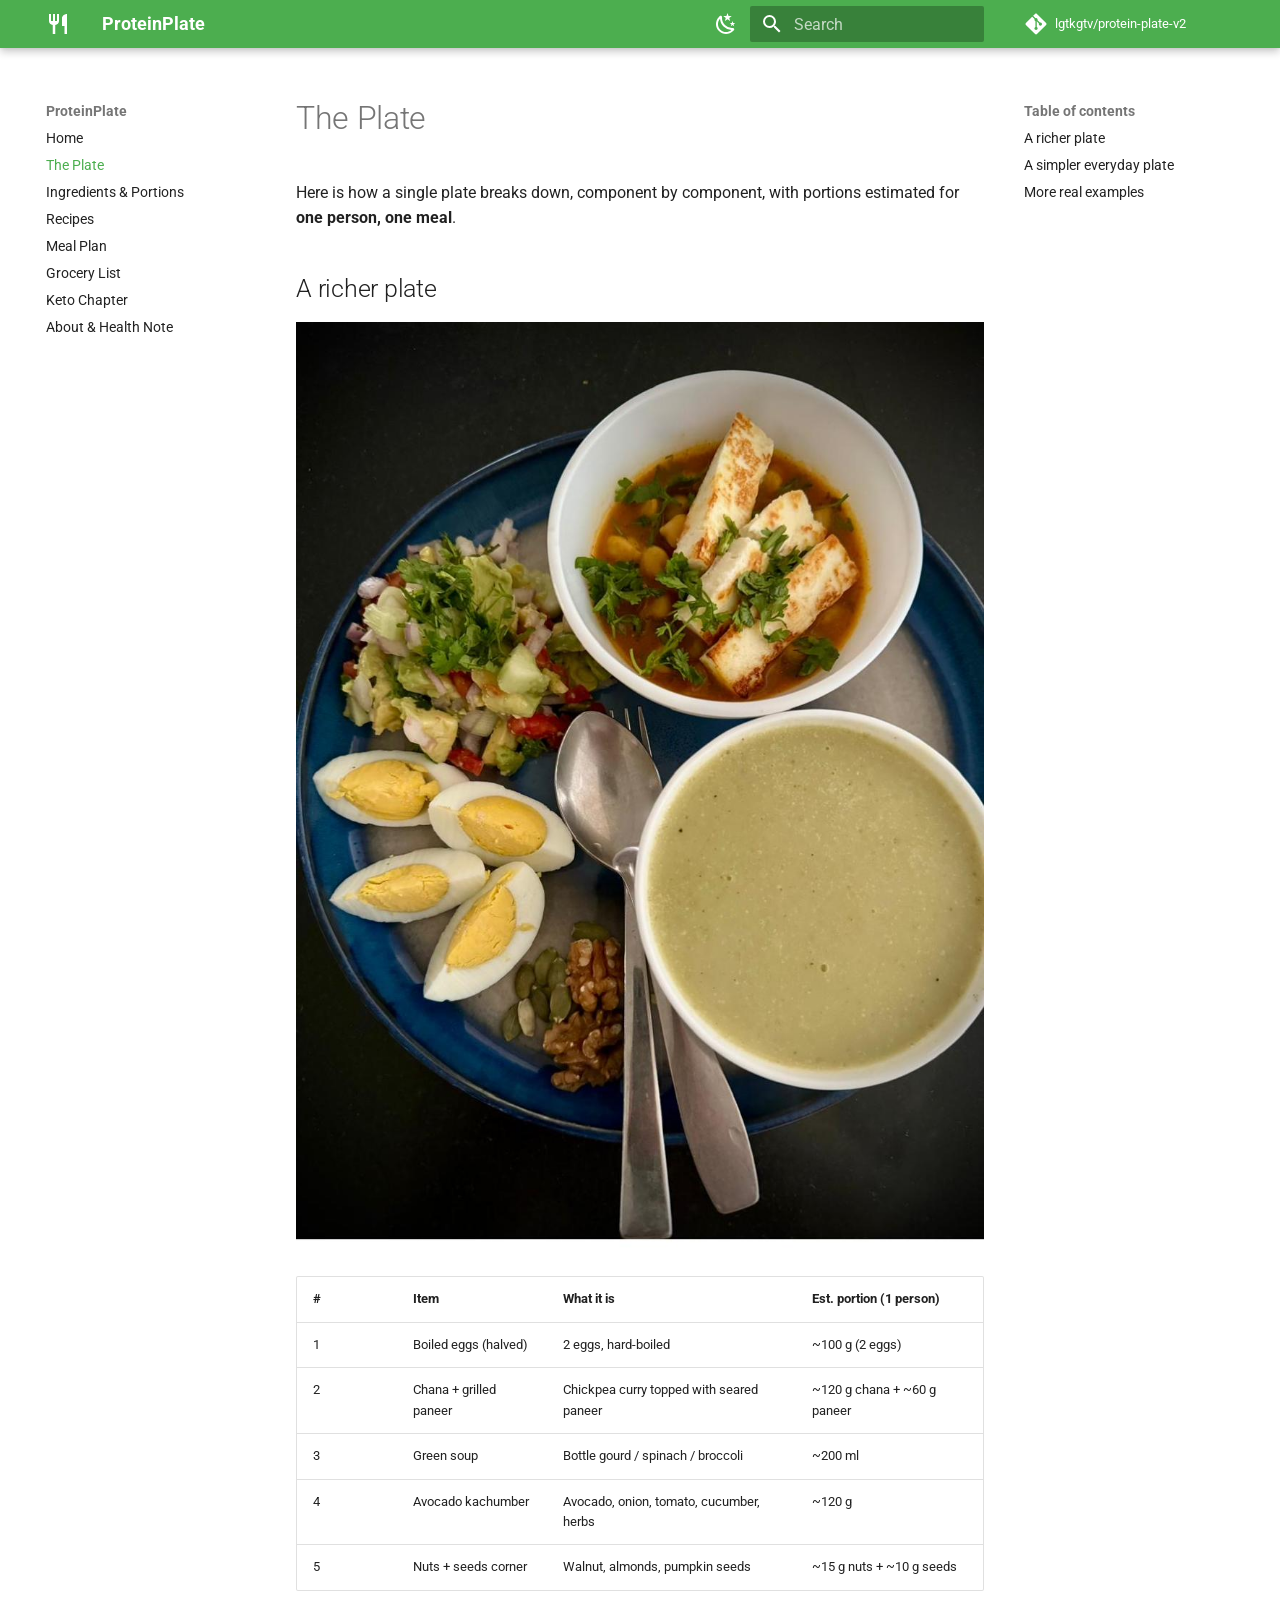
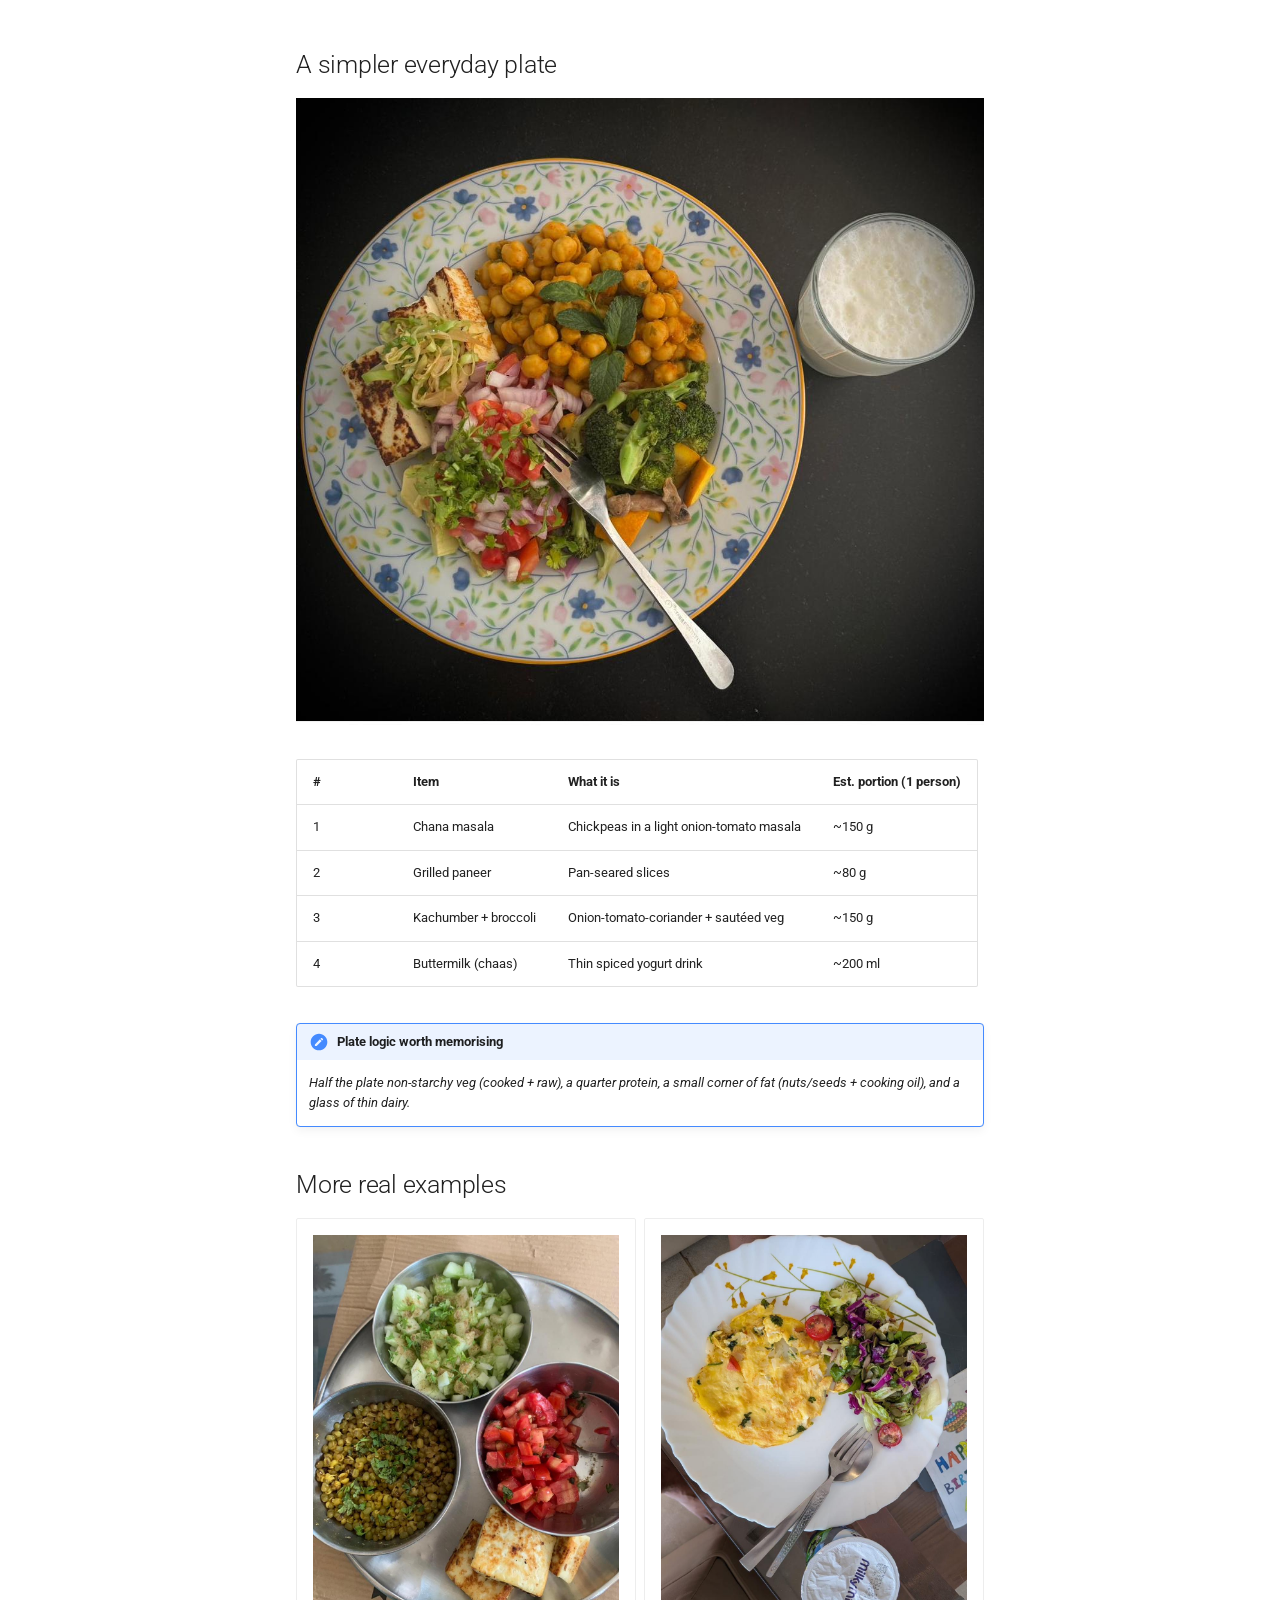
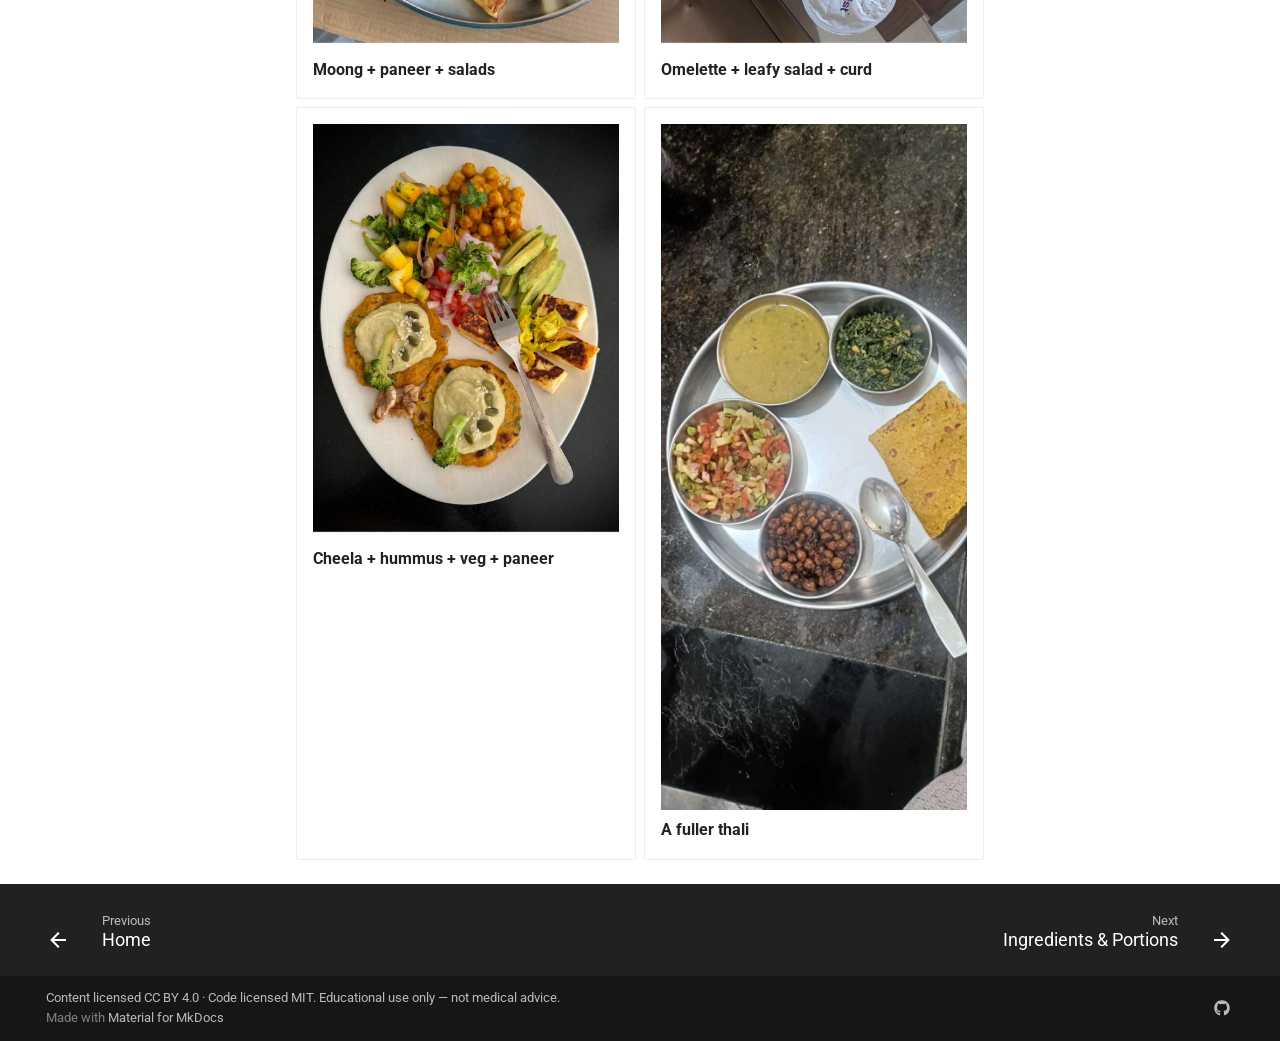
<file: the-plate/index.html>
<!doctype html>
<html lang="en" class="no-js">
  <head>
    
      <meta charset="utf-8">
      <meta name="viewport" content="width=device-width,initial-scale=1">
      
        <meta name="description" content="A free, open guide to high-protein, lower-calorie Indian home meals — annotated plates, family-of-4 recipes, batch-cooking plans, grocery lists, and a keto chapter. Built for public good.">
      
      
        <meta name="author" content="ProteinPlate contributors">
      
      
        <link rel="canonical" href="https://lgtkgtv.github.io/protein-plate-v2/the-plate/">
      
      
        <link rel="prev" href="..">
      
      
        <link rel="next" href="../ingredients/">
      
      
        
      
      
      <link rel="icon" href="../assets/images/favicon.png">
      <meta name="generator" content="mkdocs-1.6.1, mkdocs-material-9.7.6">
    
    
      
        <title>The Plate - ProteinPlate</title>
      
    
    
      <link rel="stylesheet" href="../assets/stylesheets/main.484c7ddc.min.css">
      
        
        <link rel="stylesheet" href="../assets/stylesheets/palette.ab4e12ef.min.css">
      
      


    
    
      
    
    
      
        
        
        <link rel="preconnect" href="https://fonts.gstatic.com" crossorigin>
        <link rel="stylesheet" href="https://fonts.googleapis.com/css?family=Roboto:300,300i,400,400i,700,700i%7CRoboto+Mono:400,400i,700,700i&display=fallback">
        <style>:root{--md-text-font:"Roboto";--md-code-font:"Roboto Mono"}</style>
      
    
    
      <link rel="stylesheet" href="../assets/css/extra.css">
    
    <script>__md_scope=new URL("..",location),__md_hash=e=>[...e].reduce(((e,_)=>(e<<5)-e+_.charCodeAt(0)),0),__md_get=(e,_=localStorage,t=__md_scope)=>JSON.parse(_.getItem(t.pathname+"."+e)),__md_set=(e,_,t=localStorage,a=__md_scope)=>{try{t.setItem(a.pathname+"."+e,JSON.stringify(_))}catch(e){}}</script>
    
      

    
    
  <link rel="manifest" href="../manifest.json">
  <meta name="theme-color" content="#43a047">
  <link rel="apple-touch-icon" href="../assets/icons/icon-192.png">
  <meta name="apple-mobile-web-app-capable" content="yes">
  <meta name="apple-mobile-web-app-status-bar-style" content="default">
  <meta name="apple-mobile-web-app-title" content="ProteinPlate">

  </head>
  
  
    
    
      
    
    
    
    
    <body dir="ltr" data-md-color-scheme="default" data-md-color-primary="green" data-md-color-accent="deep-orange">
  
    
    <input class="md-toggle" data-md-toggle="drawer" type="checkbox" id="__drawer" autocomplete="off">
    <input class="md-toggle" data-md-toggle="search" type="checkbox" id="__search" autocomplete="off">
    <label class="md-overlay" for="__drawer"></label>
    <div data-md-component="skip">
      
        
        <a href="#the-plate" class="md-skip">
          Skip to content
        </a>
      
    </div>
    <div data-md-component="announce">
      
    </div>
    
    
      

  

<header class="md-header md-header--shadow" data-md-component="header">
  <nav class="md-header__inner md-grid" aria-label="Header">
    <a href=".." title="ProteinPlate" class="md-header__button md-logo" aria-label="ProteinPlate" data-md-component="logo">
      
  
  <svg xmlns="http://www.w3.org/2000/svg" viewBox="0 0 24 24"><path d="M11 9H9V2H7v7H5V2H3v7c0 2.12 1.66 3.84 3.75 3.97V22h2.5v-9.03C11.34 12.84 13 11.12 13 9V2h-2zm5-3v8h2.5v8H21V2c-2.76 0-5 2.24-5 4"/></svg>

    </a>
    <label class="md-header__button md-icon" for="__drawer">
      
      <svg xmlns="http://www.w3.org/2000/svg" viewBox="0 0 24 24"><path d="M3 6h18v2H3zm0 5h18v2H3zm0 5h18v2H3z"/></svg>
    </label>
    <div class="md-header__title" data-md-component="header-title">
      <div class="md-header__ellipsis">
        <div class="md-header__topic">
          <span class="md-ellipsis">
            ProteinPlate
          </span>
        </div>
        <div class="md-header__topic" data-md-component="header-topic">
          <span class="md-ellipsis">
            
              The Plate
            
          </span>
        </div>
      </div>
    </div>
    
      
        <form class="md-header__option" data-md-component="palette">
  
    
    
    
    <input class="md-option" data-md-color-media="(prefers-color-scheme: light)" data-md-color-scheme="default" data-md-color-primary="green" data-md-color-accent="deep-orange"  aria-label="Switch to dark mode"  type="radio" name="__palette" id="__palette_0">
    
      <label class="md-header__button md-icon" title="Switch to dark mode" for="__palette_1" hidden>
        <svg xmlns="http://www.w3.org/2000/svg" viewBox="0 0 24 24"><path d="m17.75 4.09-2.53 1.94.91 3.06-2.63-1.81-2.63 1.81.91-3.06-2.53-1.94L12.44 4l1.06-3 1.06 3zm3.5 6.91-1.64 1.25.59 1.98-1.7-1.17-1.7 1.17.59-1.98L15.75 11l2.06-.05L18.5 9l.69 1.95zm-2.28 4.95c.83-.08 1.72 1.1 1.19 1.85-.32.45-.66.87-1.08 1.27C15.17 23 8.84 23 4.94 19.07c-3.91-3.9-3.91-10.24 0-14.14.4-.4.82-.76 1.27-1.08.75-.53 1.93.36 1.85 1.19-.27 2.86.69 5.83 2.89 8.02a9.96 9.96 0 0 0 8.02 2.89m-1.64 2.02a12.08 12.08 0 0 1-7.8-3.47c-2.17-2.19-3.33-5-3.49-7.82-2.81 3.14-2.7 7.96.31 10.98 3.02 3.01 7.84 3.12 10.98.31"/></svg>
      </label>
    
  
    
    
    
    <input class="md-option" data-md-color-media="(prefers-color-scheme: dark)" data-md-color-scheme="slate" data-md-color-primary="green" data-md-color-accent="deep-orange"  aria-label="Switch to light mode"  type="radio" name="__palette" id="__palette_1">
    
      <label class="md-header__button md-icon" title="Switch to light mode" for="__palette_0" hidden>
        <svg xmlns="http://www.w3.org/2000/svg" viewBox="0 0 24 24"><path d="M12 7a5 5 0 0 1 5 5 5 5 0 0 1-5 5 5 5 0 0 1-5-5 5 5 0 0 1 5-5m0 2a3 3 0 0 0-3 3 3 3 0 0 0 3 3 3 3 0 0 0 3-3 3 3 0 0 0-3-3m0-7 2.39 3.42C13.65 5.15 12.84 5 12 5s-1.65.15-2.39.42zM3.34 7l4.16-.35A7.2 7.2 0 0 0 5.94 8.5c-.44.74-.69 1.5-.83 2.29zm.02 10 1.76-3.77a7.131 7.131 0 0 0 2.38 4.14zM20.65 7l-1.77 3.79a7.02 7.02 0 0 0-2.38-4.15zm-.01 10-4.14.36c.59-.51 1.12-1.14 1.54-1.86.42-.73.69-1.5.83-2.29zM12 22l-2.41-3.44c.74.27 1.55.44 2.41.44.82 0 1.63-.17 2.37-.44z"/></svg>
      </label>
    
  
</form>
      
    
    
      <script>var palette=__md_get("__palette");if(palette&&palette.color){if("(prefers-color-scheme)"===palette.color.media){var media=matchMedia("(prefers-color-scheme: light)"),input=document.querySelector(media.matches?"[data-md-color-media='(prefers-color-scheme: light)']":"[data-md-color-media='(prefers-color-scheme: dark)']");palette.color.media=input.getAttribute("data-md-color-media"),palette.color.scheme=input.getAttribute("data-md-color-scheme"),palette.color.primary=input.getAttribute("data-md-color-primary"),palette.color.accent=input.getAttribute("data-md-color-accent")}for(var[key,value]of Object.entries(palette.color))document.body.setAttribute("data-md-color-"+key,value)}</script>
    
    
    
      
      
        <label class="md-header__button md-icon" for="__search">
          
          <svg xmlns="http://www.w3.org/2000/svg" viewBox="0 0 24 24"><path d="M9.5 3A6.5 6.5 0 0 1 16 9.5c0 1.61-.59 3.09-1.56 4.23l.27.27h.79l5 5-1.5 1.5-5-5v-.79l-.27-.27A6.52 6.52 0 0 1 9.5 16 6.5 6.5 0 0 1 3 9.5 6.5 6.5 0 0 1 9.5 3m0 2C7 5 5 7 5 9.5S7 14 9.5 14 14 12 14 9.5 12 5 9.5 5"/></svg>
        </label>
        <div class="md-search" data-md-component="search" role="dialog">
  <label class="md-search__overlay" for="__search"></label>
  <div class="md-search__inner" role="search">
    <form class="md-search__form" name="search">
      <input type="text" class="md-search__input" name="query" aria-label="Search" placeholder="Search" autocapitalize="off" autocorrect="off" autocomplete="off" spellcheck="false" data-md-component="search-query" required>
      <label class="md-search__icon md-icon" for="__search">
        
        <svg xmlns="http://www.w3.org/2000/svg" viewBox="0 0 24 24"><path d="M9.5 3A6.5 6.5 0 0 1 16 9.5c0 1.61-.59 3.09-1.56 4.23l.27.27h.79l5 5-1.5 1.5-5-5v-.79l-.27-.27A6.52 6.52 0 0 1 9.5 16 6.5 6.5 0 0 1 3 9.5 6.5 6.5 0 0 1 9.5 3m0 2C7 5 5 7 5 9.5S7 14 9.5 14 14 12 14 9.5 12 5 9.5 5"/></svg>
        
        <svg xmlns="http://www.w3.org/2000/svg" viewBox="0 0 24 24"><path d="M20 11v2H8l5.5 5.5-1.42 1.42L4.16 12l7.92-7.92L13.5 5.5 8 11z"/></svg>
      </label>
      <nav class="md-search__options" aria-label="Search">
        
        <button type="reset" class="md-search__icon md-icon" title="Clear" aria-label="Clear" tabindex="-1">
          
          <svg xmlns="http://www.w3.org/2000/svg" viewBox="0 0 24 24"><path d="M19 6.41 17.59 5 12 10.59 6.41 5 5 6.41 10.59 12 5 17.59 6.41 19 12 13.41 17.59 19 19 17.59 13.41 12z"/></svg>
        </button>
      </nav>
      
        <div class="md-search__suggest" data-md-component="search-suggest"></div>
      
    </form>
    <div class="md-search__output">
      <div class="md-search__scrollwrap" tabindex="0" data-md-scrollfix>
        <div class="md-search-result" data-md-component="search-result">
          <div class="md-search-result__meta">
            Initializing search
          </div>
          <ol class="md-search-result__list" role="presentation"></ol>
        </div>
      </div>
    </div>
  </div>
</div>
      
    
    
      <div class="md-header__source">
        <a href="https://github.com/lgtkgtv/protein-plate-v2" title="Go to repository" class="md-source" data-md-component="source">
  <div class="md-source__icon md-icon">
    
    <svg xmlns="http://www.w3.org/2000/svg" viewBox="0 0 448 512"><!--! Font Awesome Free 7.1.0 by @fontawesome - https://fontawesome.com License - https://fontawesome.com/license/free (Icons: CC BY 4.0, Fonts: SIL OFL 1.1, Code: MIT License) Copyright 2025 Fonticons, Inc.--><path d="M439.6 236.1 244 40.5c-5.4-5.5-12.8-8.5-20.4-8.5s-15 3-20.4 8.4L162.5 81l51.5 51.5c27.1-9.1 52.7 16.8 43.4 43.7l49.7 49.7c34.2-11.8 61.2 31 35.5 56.7-26.5 26.5-70.2-2.9-56-37.3L240.3 199v121.9c25.3 12.5 22.3 41.8 9.1 55-6.4 6.4-15.2 10.1-24.3 10.1s-17.8-3.6-24.3-10.1c-17.6-17.6-11.1-46.9 11.2-56v-123c-20.8-8.5-24.6-30.7-18.6-45L142.6 101 8.5 235.1C3 240.6 0 247.9 0 255.5s3 15 8.5 20.4l195.6 195.7c5.4 5.4 12.7 8.4 20.4 8.4s15-3 20.4-8.4l194.7-194.7c5.4-5.4 8.4-12.8 8.4-20.4s-3-15-8.4-20.4"/></svg>
  </div>
  <div class="md-source__repository">
    lgtkgtv/protein-plate-v2
  </div>
</a>
      </div>
    
  </nav>
  
</header>
    
    <div class="md-container" data-md-component="container">
      
      
        
          
        
      
      <main class="md-main" data-md-component="main">
        <div class="md-main__inner md-grid">
          
            
              
              <div class="md-sidebar md-sidebar--primary" data-md-component="sidebar" data-md-type="navigation" >
                <div class="md-sidebar__scrollwrap">
                  <div class="md-sidebar__inner">
                    



<nav class="md-nav md-nav--primary" aria-label="Navigation" data-md-level="0">
  <label class="md-nav__title" for="__drawer">
    <a href=".." title="ProteinPlate" class="md-nav__button md-logo" aria-label="ProteinPlate" data-md-component="logo">
      
  
  <svg xmlns="http://www.w3.org/2000/svg" viewBox="0 0 24 24"><path d="M11 9H9V2H7v7H5V2H3v7c0 2.12 1.66 3.84 3.75 3.97V22h2.5v-9.03C11.34 12.84 13 11.12 13 9V2h-2zm5-3v8h2.5v8H21V2c-2.76 0-5 2.24-5 4"/></svg>

    </a>
    ProteinPlate
  </label>
  
    <div class="md-nav__source">
      <a href="https://github.com/lgtkgtv/protein-plate-v2" title="Go to repository" class="md-source" data-md-component="source">
  <div class="md-source__icon md-icon">
    
    <svg xmlns="http://www.w3.org/2000/svg" viewBox="0 0 448 512"><!--! Font Awesome Free 7.1.0 by @fontawesome - https://fontawesome.com License - https://fontawesome.com/license/free (Icons: CC BY 4.0, Fonts: SIL OFL 1.1, Code: MIT License) Copyright 2025 Fonticons, Inc.--><path d="M439.6 236.1 244 40.5c-5.4-5.5-12.8-8.5-20.4-8.5s-15 3-20.4 8.4L162.5 81l51.5 51.5c27.1-9.1 52.7 16.8 43.4 43.7l49.7 49.7c34.2-11.8 61.2 31 35.5 56.7-26.5 26.5-70.2-2.9-56-37.3L240.3 199v121.9c25.3 12.5 22.3 41.8 9.1 55-6.4 6.4-15.2 10.1-24.3 10.1s-17.8-3.6-24.3-10.1c-17.6-17.6-11.1-46.9 11.2-56v-123c-20.8-8.5-24.6-30.7-18.6-45L142.6 101 8.5 235.1C3 240.6 0 247.9 0 255.5s3 15 8.5 20.4l195.6 195.7c5.4 5.4 12.7 8.4 20.4 8.4s15-3 20.4-8.4l194.7-194.7c5.4-5.4 8.4-12.8 8.4-20.4s-3-15-8.4-20.4"/></svg>
  </div>
  <div class="md-source__repository">
    lgtkgtv/protein-plate-v2
  </div>
</a>
    </div>
  
  <ul class="md-nav__list" data-md-scrollfix>
    
      
      
  
  
  
  
    <li class="md-nav__item">
      <a href=".." class="md-nav__link">
        
  
  
  <span class="md-ellipsis">
    
  
    Home
  

    
  </span>
  
  

      </a>
    </li>
  

    
      
      
  
  
    
  
  
  
    <li class="md-nav__item md-nav__item--active">
      
      <input class="md-nav__toggle md-toggle" type="checkbox" id="__toc">
      
      
        
      
      
        <label class="md-nav__link md-nav__link--active" for="__toc">
          
  
  
  <span class="md-ellipsis">
    
  
    The Plate
  

    
  </span>
  
  

          <span class="md-nav__icon md-icon"></span>
        </label>
      
      <a href="./" class="md-nav__link md-nav__link--active">
        
  
  
  <span class="md-ellipsis">
    
  
    The Plate
  

    
  </span>
  
  

      </a>
      
        

<nav class="md-nav md-nav--secondary" aria-label="Table of contents">
  
  
  
    
  
  
    <label class="md-nav__title" for="__toc">
      <span class="md-nav__icon md-icon"></span>
      Table of contents
    </label>
    <ul class="md-nav__list" data-md-component="toc" data-md-scrollfix>
      
        <li class="md-nav__item">
  <a href="#a-richer-plate" class="md-nav__link">
    <span class="md-ellipsis">
      
        A richer plate
      
    </span>
  </a>
  
</li>
      
        <li class="md-nav__item">
  <a href="#a-simpler-everyday-plate" class="md-nav__link">
    <span class="md-ellipsis">
      
        A simpler everyday plate
      
    </span>
  </a>
  
</li>
      
        <li class="md-nav__item">
  <a href="#more-real-examples" class="md-nav__link">
    <span class="md-ellipsis">
      
        More real examples
      
    </span>
  </a>
  
</li>
      
    </ul>
  
</nav>
      
    </li>
  

    
      
      
  
  
  
  
    <li class="md-nav__item">
      <a href="../ingredients/" class="md-nav__link">
        
  
  
  <span class="md-ellipsis">
    
  
    Ingredients & Portions
  

    
  </span>
  
  

      </a>
    </li>
  

    
      
      
  
  
  
  
    <li class="md-nav__item">
      <a href="../recipes/" class="md-nav__link">
        
  
  
  <span class="md-ellipsis">
    
  
    Recipes
  

    
  </span>
  
  

      </a>
    </li>
  

    
      
      
  
  
  
  
    <li class="md-nav__item">
      <a href="../meal-plan/" class="md-nav__link">
        
  
  
  <span class="md-ellipsis">
    
  
    Meal Plan
  

    
  </span>
  
  

      </a>
    </li>
  

    
      
      
  
  
  
  
    <li class="md-nav__item">
      <a href="../grocery-list/" class="md-nav__link">
        
  
  
  <span class="md-ellipsis">
    
  
    Grocery List
  

    
  </span>
  
  

      </a>
    </li>
  

    
      
      
  
  
  
  
    <li class="md-nav__item">
      <a href="../keto/" class="md-nav__link">
        
  
  
  <span class="md-ellipsis">
    
  
    Keto Chapter
  

    
  </span>
  
  

      </a>
    </li>
  

    
      
      
  
  
  
  
    <li class="md-nav__item">
      <a href="../about/" class="md-nav__link">
        
  
  
  <span class="md-ellipsis">
    
  
    About & Health Note
  

    
  </span>
  
  

      </a>
    </li>
  

    
  </ul>
</nav>
                  </div>
                </div>
              </div>
            
            
              
              <div class="md-sidebar md-sidebar--secondary" data-md-component="sidebar" data-md-type="toc" >
                <div class="md-sidebar__scrollwrap">
                  <div class="md-sidebar__inner">
                    

<nav class="md-nav md-nav--secondary" aria-label="Table of contents">
  
  
  
    
  
  
    <label class="md-nav__title" for="__toc">
      <span class="md-nav__icon md-icon"></span>
      Table of contents
    </label>
    <ul class="md-nav__list" data-md-component="toc" data-md-scrollfix>
      
        <li class="md-nav__item">
  <a href="#a-richer-plate" class="md-nav__link">
    <span class="md-ellipsis">
      
        A richer plate
      
    </span>
  </a>
  
</li>
      
        <li class="md-nav__item">
  <a href="#a-simpler-everyday-plate" class="md-nav__link">
    <span class="md-ellipsis">
      
        A simpler everyday plate
      
    </span>
  </a>
  
</li>
      
        <li class="md-nav__item">
  <a href="#more-real-examples" class="md-nav__link">
    <span class="md-ellipsis">
      
        More real examples
      
    </span>
  </a>
  
</li>
      
    </ul>
  
</nav>
                  </div>
                </div>
              </div>
            
          
          
            <div class="md-content" data-md-component="content">
              
              <article class="md-content__inner md-typeset">
                
                  


  
  


<h1 id="the-plate">The Plate<a class="headerlink" href="#the-plate" title="Permanent link">&para;</a></h1>
<p>Here is how a single plate breaks down, component by component, with portions estimated for <strong>one person, one meal</strong>.</p>
<h2 id="a-richer-plate">A richer plate<a class="headerlink" href="#a-richer-plate" title="Permanent link">&para;</a></h2>
<p><img alt="Annotated rich plate: eggs, chana with paneer, green soup, avocado salad, nuts and seeds." src="../assets/images/02-eggs-chana-paneer-greensoup-avocado.jpeg" /></p>
<table>
<thead>
<tr>
<th>#</th>
<th>Item</th>
<th>What it is</th>
<th>Est. portion (1 person)</th>
</tr>
</thead>
<tbody>
<tr>
<td>1</td>
<td>Boiled eggs (halved)</td>
<td>2 eggs, hard-boiled</td>
<td>~100 g (2 eggs)</td>
</tr>
<tr>
<td>2</td>
<td>Chana + grilled paneer</td>
<td>Chickpea curry topped with seared paneer</td>
<td>~120 g chana + ~60 g paneer</td>
</tr>
<tr>
<td>3</td>
<td>Green soup</td>
<td>Bottle gourd / spinach / broccoli</td>
<td>~200 ml</td>
</tr>
<tr>
<td>4</td>
<td>Avocado kachumber</td>
<td>Avocado, onion, tomato, cucumber, herbs</td>
<td>~120 g</td>
</tr>
<tr>
<td>5</td>
<td>Nuts + seeds corner</td>
<td>Walnut, almonds, pumpkin seeds</td>
<td>~15 g nuts + ~10 g seeds</td>
</tr>
</tbody>
</table>
<h2 id="a-simpler-everyday-plate">A simpler everyday plate<a class="headerlink" href="#a-simpler-everyday-plate" title="Permanent link">&para;</a></h2>
<p><img alt="Everyday plate: chana masala, grilled paneer, kachumber with broccoli, buttermilk." src="../assets/images/04-chana-paneer-salad-buttermilk.jpeg" /></p>
<table>
<thead>
<tr>
<th>#</th>
<th>Item</th>
<th>What it is</th>
<th>Est. portion (1 person)</th>
</tr>
</thead>
<tbody>
<tr>
<td>1</td>
<td>Chana masala</td>
<td>Chickpeas in a light onion-tomato masala</td>
<td>~150 g</td>
</tr>
<tr>
<td>2</td>
<td>Grilled paneer</td>
<td>Pan-seared slices</td>
<td>~80 g</td>
</tr>
<tr>
<td>3</td>
<td>Kachumber + broccoli</td>
<td>Onion-tomato-coriander + sautéed veg</td>
<td>~150 g</td>
</tr>
<tr>
<td>4</td>
<td>Buttermilk (chaas)</td>
<td>Thin spiced yogurt drink</td>
<td>~200 ml</td>
</tr>
</tbody>
</table>
<div class="admonition note">
<p class="admonition-title">Plate logic worth memorising</p>
<p><em>Half the plate non-starchy veg (cooked + raw), a quarter protein, a small corner of fat (nuts/seeds + cooking oil), and a glass of thin dairy.</em></p>
</div>
<h2 id="more-real-examples">More real examples<a class="headerlink" href="#more-real-examples" title="Permanent link">&para;</a></h2>
<div class="grid cards">
<ul>
<li>
<p><img alt="Moong, paneer, cucumber and tomato" src="../assets/images/07-moong-paneer-cucumber-tomato.jpeg" />
  <strong>Moong + paneer + salads</strong></p>
</li>
<li>
<p><img alt="Omelette with leafy salad and curd" src="../assets/images/08-omelette-leafysalad-curd.jpeg" />
  <strong>Omelette + leafy salad + curd</strong></p>
</li>
<li>
<p><img alt="Cheela topped with hummus, veg and paneer" src="../assets/images/09-cheela-hummus-veg-paneer.jpeg" />
  <strong>Cheela + hummus + veg + paneer</strong></p>
</li>
<li>
<p><img alt="Full thali: dal, chana, greens, salad, cheela" src="../assets/images/10-thali-dal-chana-greens-cheela.jpeg" />
  <strong>A fuller thali</strong></p>
</li>
</ul>
</div>












                
              </article>
            </div>
          
          
<script>var target=document.getElementById(location.hash.slice(1));target&&target.name&&(target.checked=target.name.startsWith("__tabbed_"))</script>
        </div>
        
          <button type="button" class="md-top md-icon" data-md-component="top" hidden>
  
  <svg xmlns="http://www.w3.org/2000/svg" viewBox="0 0 24 24"><path d="M13 20h-2V8l-5.5 5.5-1.42-1.42L12 4.16l7.92 7.92-1.42 1.42L13 8z"/></svg>
  Back to top
</button>
        
      </main>
      
        <footer class="md-footer">
  
    
      
      <nav class="md-footer__inner md-grid" aria-label="Footer" >
        
          
          <a href=".." class="md-footer__link md-footer__link--prev" aria-label="Previous: Home">
            <div class="md-footer__button md-icon">
              
              <svg xmlns="http://www.w3.org/2000/svg" viewBox="0 0 24 24"><path d="M20 11v2H8l5.5 5.5-1.42 1.42L4.16 12l7.92-7.92L13.5 5.5 8 11z"/></svg>
            </div>
            <div class="md-footer__title">
              <span class="md-footer__direction">
                Previous
              </span>
              <div class="md-ellipsis">
                Home
              </div>
            </div>
          </a>
        
        
          
          <a href="../ingredients/" class="md-footer__link md-footer__link--next" aria-label="Next: Ingredients &amp; Portions">
            <div class="md-footer__title">
              <span class="md-footer__direction">
                Next
              </span>
              <div class="md-ellipsis">
                Ingredients & Portions
              </div>
            </div>
            <div class="md-footer__button md-icon">
              
              <svg xmlns="http://www.w3.org/2000/svg" viewBox="0 0 24 24"><path d="M4 11v2h12l-5.5 5.5 1.42 1.42L19.84 12l-7.92-7.92L10.5 5.5 16 11z"/></svg>
            </div>
          </a>
        
      </nav>
    
  
  <div class="md-footer-meta md-typeset">
    <div class="md-footer-meta__inner md-grid">
      <div class="md-copyright">
  
    <div class="md-copyright__highlight">
      Content licensed CC BY 4.0 · Code licensed MIT. Educational use only — not medical advice.
    </div>
  
  
    Made with
    <a href="https://squidfunk.github.io/mkdocs-material/" target="_blank" rel="noopener">
      Material for MkDocs
    </a>
  
</div>
      
        
<div class="md-social">
  
    
    
    
    
      
      
    
    <a href="https://github.com/lgtkgtv/protein-plate-v2" target="_blank" rel="noopener" title="github.com" class="md-social__link">
      <svg xmlns="http://www.w3.org/2000/svg" viewBox="0 0 512 512"><!--! Font Awesome Free 7.1.0 by @fontawesome - https://fontawesome.com License - https://fontawesome.com/license/free (Icons: CC BY 4.0, Fonts: SIL OFL 1.1, Code: MIT License) Copyright 2025 Fonticons, Inc.--><path d="M173.9 397.4c0 2-2.3 3.6-5.2 3.6-3.3.3-5.6-1.3-5.6-3.6 0-2 2.3-3.6 5.2-3.6 3-.3 5.6 1.3 5.6 3.6m-31.1-4.5c-.7 2 1.3 4.3 4.3 4.9 2.6 1 5.6 0 6.2-2s-1.3-4.3-4.3-5.2c-2.6-.7-5.5.3-6.2 2.3m44.2-1.7c-2.9.7-4.9 2.6-4.6 4.9.3 2 2.9 3.3 5.9 2.6 2.9-.7 4.9-2.6 4.6-4.6-.3-1.9-3-3.2-5.9-2.9M252.8 8C114.1 8 8 113.3 8 252c0 110.9 69.8 205.8 169.5 239.2 12.8 2.3 17.3-5.6 17.3-12.1 0-6.2-.3-40.4-.3-61.4 0 0-70 15-84.7-29.8 0 0-11.4-29.1-27.8-36.6 0 0-22.9-15.7 1.6-15.4 0 0 24.9 2 38.6 25.8 21.9 38.6 58.6 27.5 72.9 20.9 2.3-16 8.8-27.1 16-33.7-55.9-6.2-112.3-14.3-112.3-110.5 0-27.5 7.6-41.3 23.6-58.9-2.6-6.5-11.1-33.3 2.6-67.9 20.9-6.5 69 27 69 27 20-5.6 41.5-8.5 62.8-8.5s42.8 2.9 62.8 8.5c0 0 48.1-33.6 69-27 13.7 34.7 5.2 61.4 2.6 67.9 16 17.7 25.8 31.5 25.8 58.9 0 96.5-58.9 104.2-114.8 110.5 9.2 7.9 17 22.9 17 46.4 0 33.7-.3 75.4-.3 83.6 0 6.5 4.6 14.4 17.3 12.1C436.2 457.8 504 362.9 504 252 504 113.3 391.5 8 252.8 8M105.2 352.9c-1.3 1-1 3.3.7 5.2 1.6 1.6 3.9 2.3 5.2 1 1.3-1 1-3.3-.7-5.2-1.6-1.6-3.9-2.3-5.2-1m-10.8-8.1c-.7 1.3.3 2.9 2.3 3.9 1.6 1 3.6.7 4.3-.7.7-1.3-.3-2.9-2.3-3.9-2-.6-3.6-.3-4.3.7m32.4 35.6c-1.6 1.3-1 4.3 1.3 6.2 2.3 2.3 5.2 2.6 6.5 1 1.3-1.3.7-4.3-1.3-6.2-2.2-2.3-5.2-2.6-6.5-1m-11.4-14.7c-1.6 1-1.6 3.6 0 5.9s4.3 3.3 5.6 2.3c1.6-1.3 1.6-3.9 0-6.2-1.4-2.3-4-3.3-5.6-2"/></svg>
    </a>
  
</div>
      
    </div>
  </div>
</footer>
      
    </div>
    <div class="md-dialog" data-md-component="dialog">
      <div class="md-dialog__inner md-typeset"></div>
    </div>
    
    
    
      
      
      <script id="__config" type="application/json">{"annotate": null, "base": "..", "features": ["navigation.instant", "navigation.tracking", "navigation.top", "navigation.footer", "content.code.copy", "toc.follow", "search.suggest", "search.highlight"], "search": "../assets/javascripts/workers/search.2c215733.min.js", "tags": null, "translations": {"clipboard.copied": "Copied to clipboard", "clipboard.copy": "Copy to clipboard", "search.result.more.one": "1 more on this page", "search.result.more.other": "# more on this page", "search.result.none": "No matching documents", "search.result.one": "1 matching document", "search.result.other": "# matching documents", "search.result.placeholder": "Type to start searching", "search.result.term.missing": "Missing", "select.version": "Select version"}, "version": null}</script>
    
    
      <script src="../assets/javascripts/bundle.79ae519e.min.js"></script>
      
        <script src="../assets/js/serving-scaler.js"></script>
      
        <script src="../assets/js/grocery-core.js"></script>
      
        <script src="../assets/js/grocery.js"></script>
      
        <script src="../assets/js/meal-plan.js"></script>
      
        <script src="../assets/js/pwa.js"></script>
      
    
  </body>
</html>
</file>
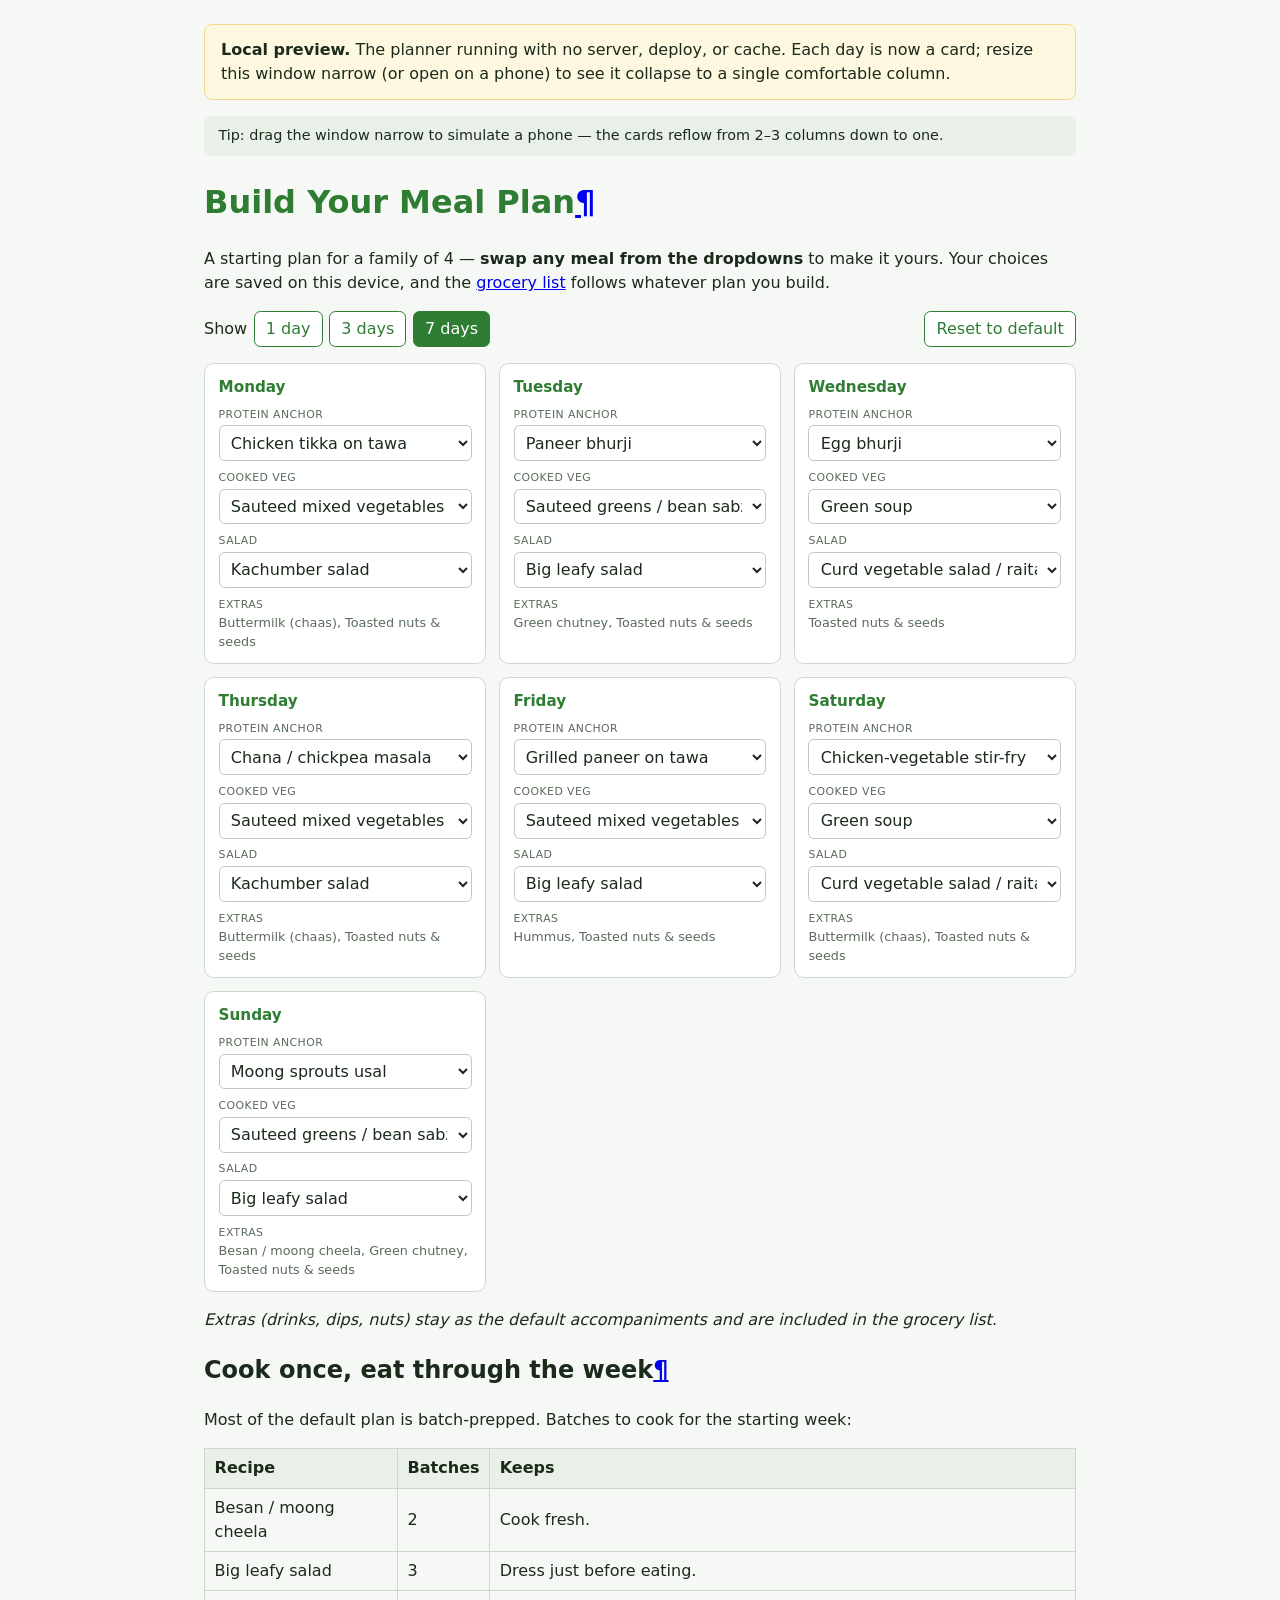
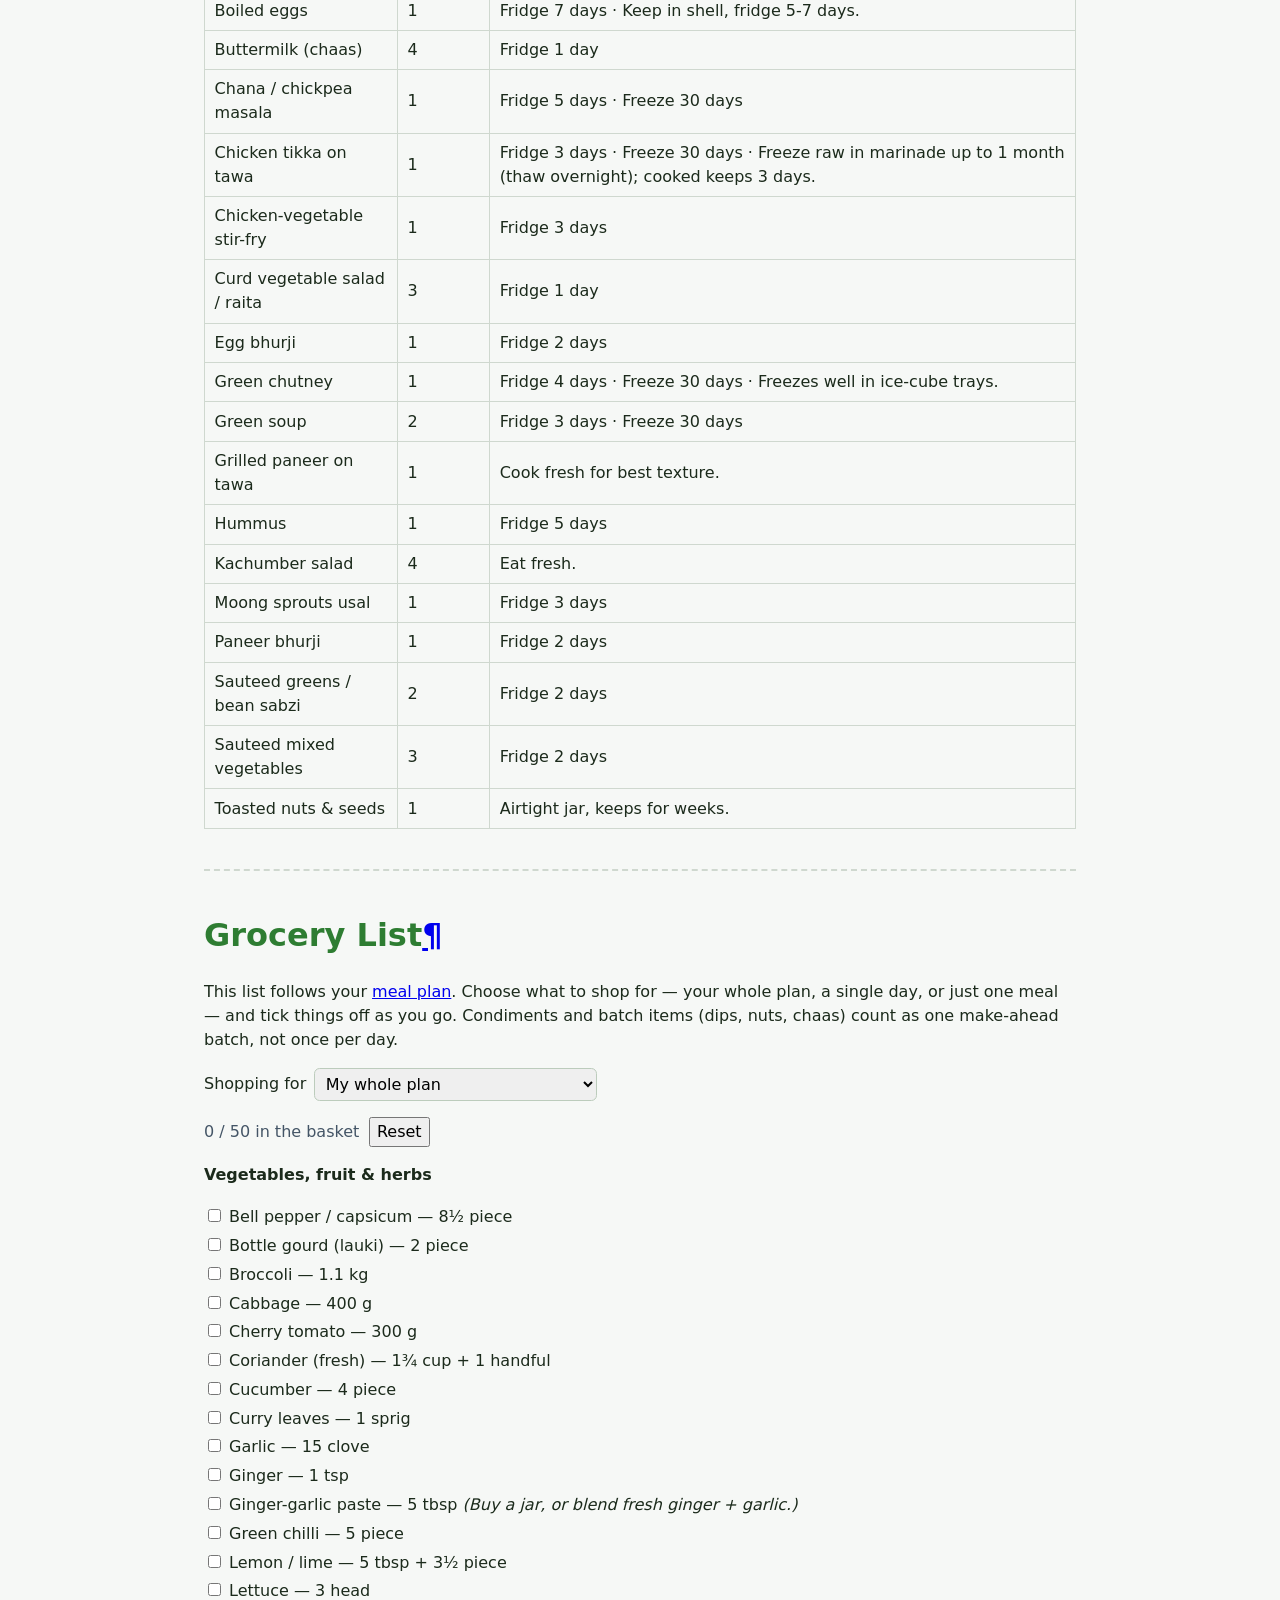
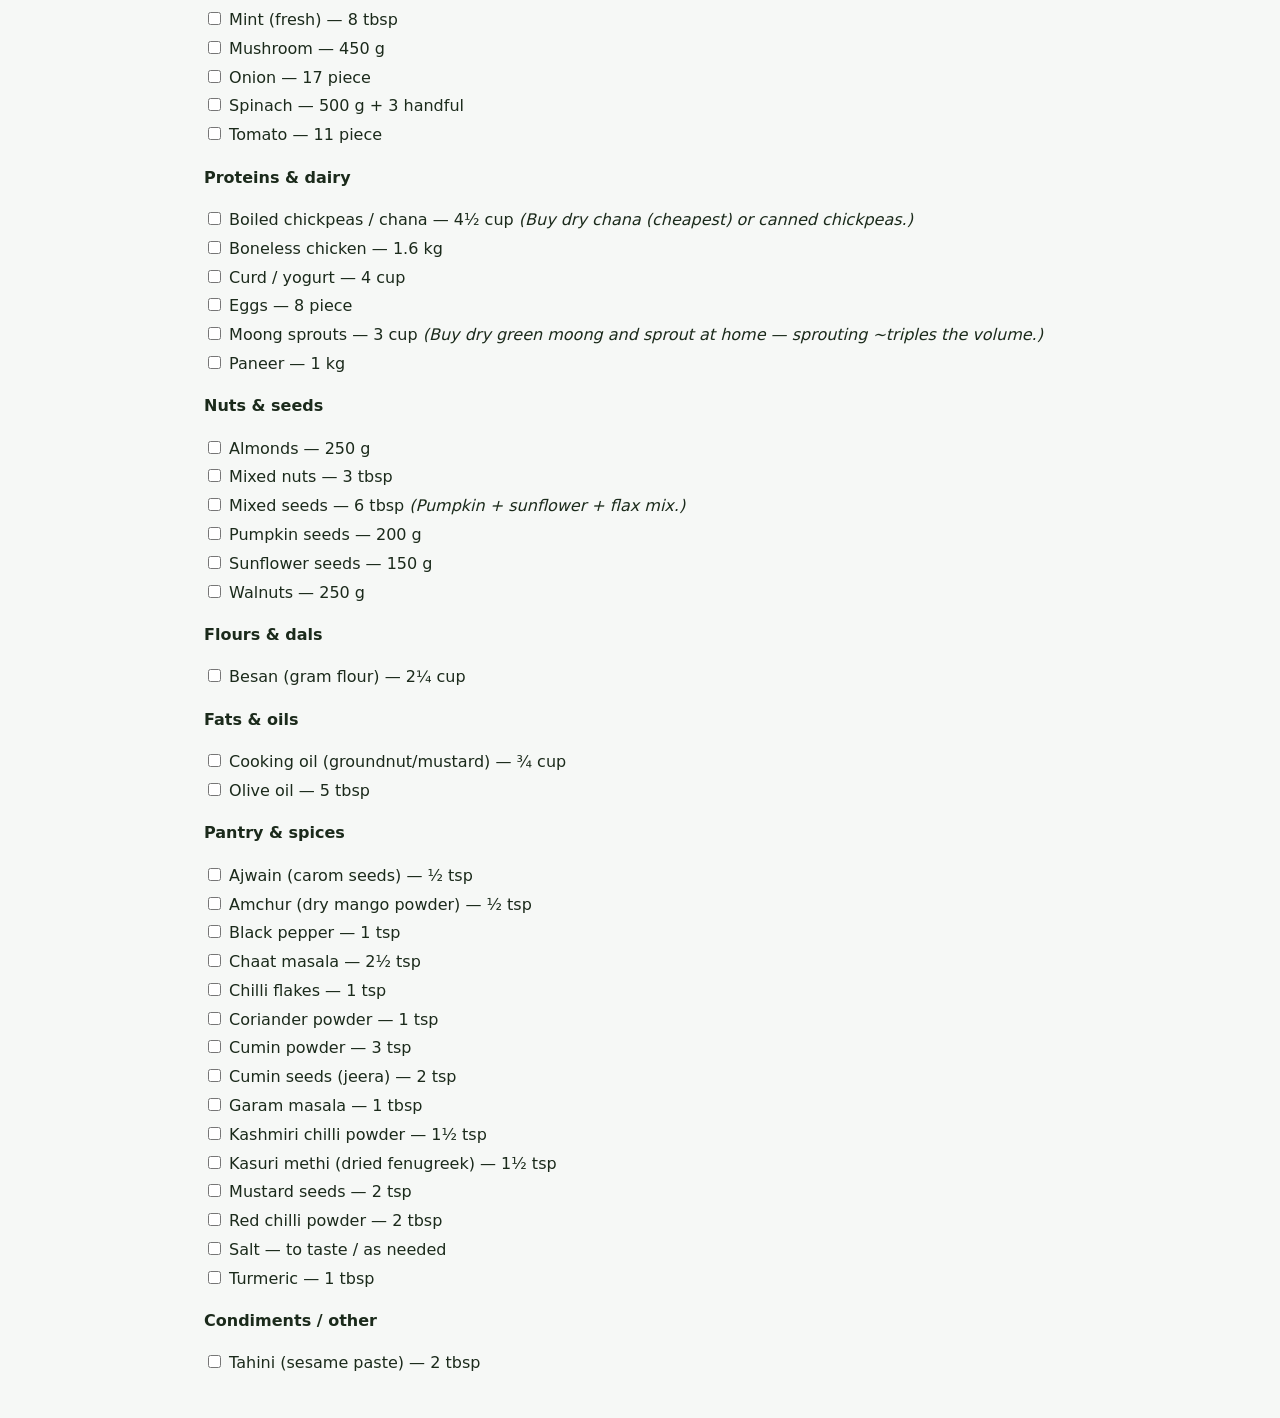
<file: planner-preview.html>
<!doctype html><html lang="en"><head><meta charset="utf-8">
<meta name="viewport" content="width=device-width,initial-scale=1"><title>ProteinPlate — planner preview</title><style>
*{box-sizing:border-box} body{font:16px/1.5 system-ui,Segoe UI,Roboto,sans-serif;margin:0;color:#1b2a1b;background:#f6f8f6}
.wrap{max-width:920px;margin:0 auto;padding:1.5rem} h1{color:#2e7d32}
.pp-duration{display:flex;gap:.4rem;align-items:center;flex-wrap:wrap;margin:1rem 0}
.pp-duration button{font:inherit;padding:.3rem .7rem;border:1px solid #2e7d32;background:#fff;color:#2e7d32;border-radius:.4rem;cursor:pointer}
.pp-duration button[aria-pressed=true]{background:#2e7d32;color:#fff} .pp-plan-reset{margin-left:auto}
.pp-planner{display:grid;grid-template-columns:repeat(auto-fill,minmax(15rem,1fr));gap:.8rem;margin:1rem 0}
.pp-day{border:1px solid #cfd8cf;border-radius:.6rem;padding:.75rem .85rem;background:#fff}
.pp-day__name{margin:0 0 .5rem;font-size:.95rem;font-weight:700;color:#2e7d32}
.pp-field{display:flex;flex-direction:column;gap:.15rem;margin-bottom:.55rem}
.pp-field label{font-size:.68rem;letter-spacing:.04em;text-transform:uppercase;color:#5a6b5a}
.pp-pick{width:100%;font:inherit;padding:.4rem .45rem;border-radius:.35rem;border:1px solid #bcccbc;background:#fff;color:#1b2a1b}
.pp-day__extras{margin:.5rem 0 0;font-size:.8rem;color:#5a6b5a} .pp-day__extras span{display:block;font-size:.68rem;letter-spacing:.04em;text-transform:uppercase}
.pp-scope{display:flex;gap:.5rem;align-items:center;margin:1rem 0} select{font:inherit;padding:.3rem .4rem;border:1px solid #bcccbc;border-radius:.35rem;max-width:100%}
.pp-cart{display:flex;gap:.6rem;align-items:center;color:#456;margin:.5rem 0}.pp-cart__reset{font:inherit;cursor:pointer}
.task-list{list-style:none;padding-left:0}.task-list-item{padding:.15rem 0}.pp-checked{opacity:.5;text-decoration:line-through}.pp-cat{margin:1rem 0 .25rem}
table{border-collapse:collapse;width:100%;margin:1rem 0}th,td{border:1px solid #cfd8cf;padding:.45rem .6rem;text-align:left}th{background:#e8f0e8}
.banner{background:#fff8e1;border:1px solid #f0d98a;border-radius:.5rem;padding:.8rem 1rem;margin-bottom:1rem}
.tip{background:#e8f0e8;border-radius:.5rem;padding:.6rem .9rem;margin:1rem 0;font-size:.9rem}
hr{border:none;border-top:2px dashed #cfd8cf;margin:2.5rem 0}
</style></head>
<body><div class="wrap">
<div class="banner"><strong>Local preview.</strong> The planner running with no server, deploy, or cache. Each day is now a card; resize this window narrow (or open on a phone) to see it collapse to a single comfortable column.</div>
<p class="tip">Tip: drag the window narrow to simulate a phone — the cards reflow from 2–3 columns down to one.</p>

                
                  



<h1 id="build-your-meal-plan">Build Your Meal Plan<a class="headerlink" href="#build-your-meal-plan" title="Permanent link">&para;</a></h1>
<p>A starting plan for a family of 4 — <strong>swap any meal from the dropdowns</strong> to make it yours. Your choices are saved on this device, and the <a href="../grocery-list/">grocery list</a> follows whatever plan you build.</p>
<div class="pp-duration" role="group" aria-label="Plan length">
  <span class="pp-duration__label">Show</span>
  <button type="button" data-days="1">1 day</button>
  <button type="button" data-days="3">3 days</button>
  <button type="button" data-days="7" aria-pressed="true">7 days</button>
  <button type="button" class="pp-plan-reset">Reset to default</button>
</div>

<div class="pp-planner" markdown="0">
<div class="pp-day" data-day="Monday" data-day-index="0">
<h3 class="pp-day__name">Monday</h3>
<div class="pp-field"><label>Protein anchor</label><select class="pp-pick" data-day="Monday" data-slot="protein" data-default="chicken-tikka-tawa"><option value="besan-moong-cheela">Besan / moong cheela</option><option value="boiled-eggs">Boiled eggs</option><option value="chana-masala">Chana / chickpea masala</option><option value="chicken-tikka-tawa" selected>Chicken tikka on tawa</option><option value="chicken-veg-stirfry">Chicken-vegetable stir-fry</option><option value="egg-bhurji">Egg bhurji</option><option value="grilled-paneer-tawa">Grilled paneer on tawa</option><option value="moong-sprouts-usal">Moong sprouts usal</option><option value="paneer-bhurji">Paneer bhurji</option><option value="vegetable-omelette">Vegetable omelette</option></select></div>
<div class="pp-field"><label>Cooked veg</label><select class="pp-pick" data-day="Monday" data-slot="cooked_veg" data-default="sauteed-mixed-vegetables"><option value="green-soup">Green soup</option><option value="sauteed-greens-bean-sabzi">Sauteed greens / bean sabzi</option><option value="sauteed-mixed-vegetables" selected>Sauteed mixed vegetables</option></select></div>
<div class="pp-field"><label>Salad</label><select class="pp-pick" data-day="Monday" data-slot="salad" data-default="kachumber"><option value="big-leafy-salad">Big leafy salad</option><option value="curd-vegetable-raita">Curd vegetable salad / raita</option><option value="kachumber" selected>Kachumber salad</option></select></div>
<p class="pp-day__extras"><span>Extras</span>Buttermilk (chaas), Toasted nuts &amp; seeds</p>
</div>
<div class="pp-day" data-day="Tuesday" data-day-index="1">
<h3 class="pp-day__name">Tuesday</h3>
<div class="pp-field"><label>Protein anchor</label><select class="pp-pick" data-day="Tuesday" data-slot="protein" data-default="paneer-bhurji"><option value="besan-moong-cheela">Besan / moong cheela</option><option value="boiled-eggs">Boiled eggs</option><option value="chana-masala">Chana / chickpea masala</option><option value="chicken-tikka-tawa">Chicken tikka on tawa</option><option value="chicken-veg-stirfry">Chicken-vegetable stir-fry</option><option value="egg-bhurji">Egg bhurji</option><option value="grilled-paneer-tawa">Grilled paneer on tawa</option><option value="moong-sprouts-usal">Moong sprouts usal</option><option value="paneer-bhurji" selected>Paneer bhurji</option><option value="vegetable-omelette">Vegetable omelette</option></select></div>
<div class="pp-field"><label>Cooked veg</label><select class="pp-pick" data-day="Tuesday" data-slot="cooked_veg" data-default="sauteed-greens-bean-sabzi"><option value="green-soup">Green soup</option><option value="sauteed-greens-bean-sabzi" selected>Sauteed greens / bean sabzi</option><option value="sauteed-mixed-vegetables">Sauteed mixed vegetables</option></select></div>
<div class="pp-field"><label>Salad</label><select class="pp-pick" data-day="Tuesday" data-slot="salad" data-default="big-leafy-salad"><option value="big-leafy-salad" selected>Big leafy salad</option><option value="curd-vegetable-raita">Curd vegetable salad / raita</option><option value="kachumber">Kachumber salad</option></select></div>
<p class="pp-day__extras"><span>Extras</span>Green chutney, Toasted nuts &amp; seeds</p>
</div>
<div class="pp-day" data-day="Wednesday" data-day-index="2">
<h3 class="pp-day__name">Wednesday</h3>
<div class="pp-field"><label>Protein anchor</label><select class="pp-pick" data-day="Wednesday" data-slot="protein" data-default="egg-bhurji"><option value="besan-moong-cheela">Besan / moong cheela</option><option value="boiled-eggs">Boiled eggs</option><option value="chana-masala">Chana / chickpea masala</option><option value="chicken-tikka-tawa">Chicken tikka on tawa</option><option value="chicken-veg-stirfry">Chicken-vegetable stir-fry</option><option value="egg-bhurji" selected>Egg bhurji</option><option value="grilled-paneer-tawa">Grilled paneer on tawa</option><option value="moong-sprouts-usal">Moong sprouts usal</option><option value="paneer-bhurji">Paneer bhurji</option><option value="vegetable-omelette">Vegetable omelette</option></select></div>
<div class="pp-field"><label>Cooked veg</label><select class="pp-pick" data-day="Wednesday" data-slot="cooked_veg" data-default="green-soup"><option value="green-soup" selected>Green soup</option><option value="sauteed-greens-bean-sabzi">Sauteed greens / bean sabzi</option><option value="sauteed-mixed-vegetables">Sauteed mixed vegetables</option></select></div>
<div class="pp-field"><label>Salad</label><select class="pp-pick" data-day="Wednesday" data-slot="salad" data-default="curd-vegetable-raita"><option value="big-leafy-salad">Big leafy salad</option><option value="curd-vegetable-raita" selected>Curd vegetable salad / raita</option><option value="kachumber">Kachumber salad</option></select></div>
<p class="pp-day__extras"><span>Extras</span>Toasted nuts &amp; seeds</p>
</div>
<div class="pp-day" data-day="Thursday" data-day-index="3">
<h3 class="pp-day__name">Thursday</h3>
<div class="pp-field"><label>Protein anchor</label><select class="pp-pick" data-day="Thursday" data-slot="protein" data-default="chana-masala"><option value="besan-moong-cheela">Besan / moong cheela</option><option value="boiled-eggs">Boiled eggs</option><option value="chana-masala" selected>Chana / chickpea masala</option><option value="chicken-tikka-tawa">Chicken tikka on tawa</option><option value="chicken-veg-stirfry">Chicken-vegetable stir-fry</option><option value="egg-bhurji">Egg bhurji</option><option value="grilled-paneer-tawa">Grilled paneer on tawa</option><option value="moong-sprouts-usal">Moong sprouts usal</option><option value="paneer-bhurji">Paneer bhurji</option><option value="vegetable-omelette">Vegetable omelette</option></select></div>
<div class="pp-field"><label>Cooked veg</label><select class="pp-pick" data-day="Thursday" data-slot="cooked_veg" data-default="sauteed-mixed-vegetables"><option value="green-soup">Green soup</option><option value="sauteed-greens-bean-sabzi">Sauteed greens / bean sabzi</option><option value="sauteed-mixed-vegetables" selected>Sauteed mixed vegetables</option></select></div>
<div class="pp-field"><label>Salad</label><select class="pp-pick" data-day="Thursday" data-slot="salad" data-default="kachumber"><option value="big-leafy-salad">Big leafy salad</option><option value="curd-vegetable-raita">Curd vegetable salad / raita</option><option value="kachumber" selected>Kachumber salad</option></select></div>
<p class="pp-day__extras"><span>Extras</span>Buttermilk (chaas), Toasted nuts &amp; seeds</p>
</div>
<div class="pp-day" data-day="Friday" data-day-index="4">
<h3 class="pp-day__name">Friday</h3>
<div class="pp-field"><label>Protein anchor</label><select class="pp-pick" data-day="Friday" data-slot="protein" data-default="grilled-paneer-tawa"><option value="besan-moong-cheela">Besan / moong cheela</option><option value="boiled-eggs">Boiled eggs</option><option value="chana-masala">Chana / chickpea masala</option><option value="chicken-tikka-tawa">Chicken tikka on tawa</option><option value="chicken-veg-stirfry">Chicken-vegetable stir-fry</option><option value="egg-bhurji">Egg bhurji</option><option value="grilled-paneer-tawa" selected>Grilled paneer on tawa</option><option value="moong-sprouts-usal">Moong sprouts usal</option><option value="paneer-bhurji">Paneer bhurji</option><option value="vegetable-omelette">Vegetable omelette</option></select></div>
<div class="pp-field"><label>Cooked veg</label><select class="pp-pick" data-day="Friday" data-slot="cooked_veg" data-default="sauteed-mixed-vegetables"><option value="green-soup">Green soup</option><option value="sauteed-greens-bean-sabzi">Sauteed greens / bean sabzi</option><option value="sauteed-mixed-vegetables" selected>Sauteed mixed vegetables</option></select></div>
<div class="pp-field"><label>Salad</label><select class="pp-pick" data-day="Friday" data-slot="salad" data-default="big-leafy-salad"><option value="big-leafy-salad" selected>Big leafy salad</option><option value="curd-vegetable-raita">Curd vegetable salad / raita</option><option value="kachumber">Kachumber salad</option></select></div>
<p class="pp-day__extras"><span>Extras</span>Hummus, Toasted nuts &amp; seeds</p>
</div>
<div class="pp-day" data-day="Saturday" data-day-index="5">
<h3 class="pp-day__name">Saturday</h3>
<div class="pp-field"><label>Protein anchor</label><select class="pp-pick" data-day="Saturday" data-slot="protein" data-default="chicken-veg-stirfry"><option value="besan-moong-cheela">Besan / moong cheela</option><option value="boiled-eggs">Boiled eggs</option><option value="chana-masala">Chana / chickpea masala</option><option value="chicken-tikka-tawa">Chicken tikka on tawa</option><option value="chicken-veg-stirfry" selected>Chicken-vegetable stir-fry</option><option value="egg-bhurji">Egg bhurji</option><option value="grilled-paneer-tawa">Grilled paneer on tawa</option><option value="moong-sprouts-usal">Moong sprouts usal</option><option value="paneer-bhurji">Paneer bhurji</option><option value="vegetable-omelette">Vegetable omelette</option></select></div>
<div class="pp-field"><label>Cooked veg</label><select class="pp-pick" data-day="Saturday" data-slot="cooked_veg" data-default="green-soup"><option value="green-soup" selected>Green soup</option><option value="sauteed-greens-bean-sabzi">Sauteed greens / bean sabzi</option><option value="sauteed-mixed-vegetables">Sauteed mixed vegetables</option></select></div>
<div class="pp-field"><label>Salad</label><select class="pp-pick" data-day="Saturday" data-slot="salad" data-default="curd-vegetable-raita"><option value="big-leafy-salad">Big leafy salad</option><option value="curd-vegetable-raita" selected>Curd vegetable salad / raita</option><option value="kachumber">Kachumber salad</option></select></div>
<p class="pp-day__extras"><span>Extras</span>Buttermilk (chaas), Toasted nuts &amp; seeds</p>
</div>
<div class="pp-day" data-day="Sunday" data-day-index="6">
<h3 class="pp-day__name">Sunday</h3>
<div class="pp-field"><label>Protein anchor</label><select class="pp-pick" data-day="Sunday" data-slot="protein" data-default="moong-sprouts-usal"><option value="besan-moong-cheela">Besan / moong cheela</option><option value="boiled-eggs">Boiled eggs</option><option value="chana-masala">Chana / chickpea masala</option><option value="chicken-tikka-tawa">Chicken tikka on tawa</option><option value="chicken-veg-stirfry">Chicken-vegetable stir-fry</option><option value="egg-bhurji">Egg bhurji</option><option value="grilled-paneer-tawa">Grilled paneer on tawa</option><option value="moong-sprouts-usal" selected>Moong sprouts usal</option><option value="paneer-bhurji">Paneer bhurji</option><option value="vegetable-omelette">Vegetable omelette</option></select></div>
<div class="pp-field"><label>Cooked veg</label><select class="pp-pick" data-day="Sunday" data-slot="cooked_veg" data-default="sauteed-greens-bean-sabzi"><option value="green-soup">Green soup</option><option value="sauteed-greens-bean-sabzi" selected>Sauteed greens / bean sabzi</option><option value="sauteed-mixed-vegetables">Sauteed mixed vegetables</option></select></div>
<div class="pp-field"><label>Salad</label><select class="pp-pick" data-day="Sunday" data-slot="salad" data-default="big-leafy-salad"><option value="big-leafy-salad" selected>Big leafy salad</option><option value="curd-vegetable-raita">Curd vegetable salad / raita</option><option value="kachumber">Kachumber salad</option></select></div>
<p class="pp-day__extras"><span>Extras</span>Besan / moong cheela, Green chutney, Toasted nuts &amp; seeds</p>
</div>
</div>

<p><em>Extras (drinks, dips, nuts) stay as the default accompaniments and are included in the grocery list.</em></p>
<h2 id="cook-once-eat-through-the-week">Cook once, eat through the week<a class="headerlink" href="#cook-once-eat-through-the-week" title="Permanent link">&para;</a></h2>
<p>Most of the default plan is batch-prepped. Batches to cook for the starting week:</p>
<table>
<thead>
<tr>
<th>Recipe</th>
<th>Batches</th>
<th>Keeps</th>
</tr>
</thead>
<tbody>
<tr>
<td>Besan / moong cheela</td>
<td>2</td>
<td>Cook fresh.</td>
</tr>
<tr>
<td>Big leafy salad</td>
<td>3</td>
<td>Dress just before eating.</td>
</tr>
<tr>
<td>Boiled eggs</td>
<td>1</td>
<td>Fridge 7 days · Keep in shell, fridge 5-7 days.</td>
</tr>
<tr>
<td>Buttermilk (chaas)</td>
<td>4</td>
<td>Fridge 1 day</td>
</tr>
<tr>
<td>Chana / chickpea masala</td>
<td>1</td>
<td>Fridge 5 days · Freeze 30 days</td>
</tr>
<tr>
<td>Chicken tikka on tawa</td>
<td>1</td>
<td>Fridge 3 days · Freeze 30 days · Freeze raw in marinade up to 1 month (thaw overnight); cooked keeps 3 days.</td>
</tr>
<tr>
<td>Chicken-vegetable stir-fry</td>
<td>1</td>
<td>Fridge 3 days</td>
</tr>
<tr>
<td>Curd vegetable salad / raita</td>
<td>3</td>
<td>Fridge 1 day</td>
</tr>
<tr>
<td>Egg bhurji</td>
<td>1</td>
<td>Fridge 2 days</td>
</tr>
<tr>
<td>Green chutney</td>
<td>1</td>
<td>Fridge 4 days · Freeze 30 days · Freezes well in ice-cube trays.</td>
</tr>
<tr>
<td>Green soup</td>
<td>2</td>
<td>Fridge 3 days · Freeze 30 days</td>
</tr>
<tr>
<td>Grilled paneer on tawa</td>
<td>1</td>
<td>Cook fresh for best texture.</td>
</tr>
<tr>
<td>Hummus</td>
<td>1</td>
<td>Fridge 5 days</td>
</tr>
<tr>
<td>Kachumber salad</td>
<td>4</td>
<td>Eat fresh.</td>
</tr>
<tr>
<td>Moong sprouts usal</td>
<td>1</td>
<td>Fridge 3 days</td>
</tr>
<tr>
<td>Paneer bhurji</td>
<td>1</td>
<td>Fridge 2 days</td>
</tr>
<tr>
<td>Sauteed greens / bean sabzi</td>
<td>2</td>
<td>Fridge 2 days</td>
</tr>
<tr>
<td>Sauteed mixed vegetables</td>
<td>3</td>
<td>Fridge 2 days</td>
</tr>
<tr>
<td>Toasted nuts &amp; seeds</td>
<td>1</td>
<td>Airtight jar, keeps for weeks.</td>
</tr>
</tbody>
</table>












                
              <hr>
                
                  



<h1 id="grocery-list">Grocery List<a class="headerlink" href="#grocery-list" title="Permanent link">&para;</a></h1>
<p>This list follows your <a href="../meal-plan/">meal plan</a>. Choose what to shop for — your whole plan, a single day, or just one meal — and tick things off as you go. Condiments and batch items (dips, nuts, chaas) count as one make-ahead batch, not once per day.</p>
<div id="pp-grocery-app" markdown="0"></div>

<div id="pp-grocery-fallback">
<p><em>Showing the default week. Enable JavaScript to shop for a single day or meal from your own plan.</em></p>
<p><strong>Vegetables, fruit &amp; herbs</strong></p>
<ul class="task-list">
<li class="task-list-item"><label class="task-list-control"><input type="checkbox"/><span class="task-list-indicator"></span></label> Bell pepper / capsicum — 9 piece</li>
<li class="task-list-item"><label class="task-list-control"><input type="checkbox"/><span class="task-list-indicator"></span></label> Bottle gourd (lauki) — 2 piece</li>
<li class="task-list-item"><label class="task-list-control"><input type="checkbox"/><span class="task-list-indicator"></span></label> Broccoli — 1.1 kg</li>
<li class="task-list-item"><label class="task-list-control"><input type="checkbox"/><span class="task-list-indicator"></span></label> Cabbage — 400 g</li>
<li class="task-list-item"><label class="task-list-control"><input type="checkbox"/><span class="task-list-indicator"></span></label> Cherry tomato — 300 g</li>
<li class="task-list-item"><label class="task-list-control"><input type="checkbox"/><span class="task-list-indicator"></span></label> Coriander (fresh) — 2¼ cup + 2 handful</li>
<li class="task-list-item"><label class="task-list-control"><input type="checkbox"/><span class="task-list-indicator"></span></label> Cucumber — 6½ piece</li>
<li class="task-list-item"><label class="task-list-control"><input type="checkbox"/><span class="task-list-indicator"></span></label> Curry leaves — 1 sprig</li>
<li class="task-list-item"><label class="task-list-control"><input type="checkbox"/><span class="task-list-indicator"></span></label> Garlic — 15 clove</li>
<li class="task-list-item"><label class="task-list-control"><input type="checkbox"/><span class="task-list-indicator"></span></label> Ginger — 1 tsp</li>
<li class="task-list-item"><label class="task-list-control"><input type="checkbox"/><span class="task-list-indicator"></span></label> Ginger-garlic paste — 5 tbsp  <em>(Buy a jar, or blend fresh ginger + garlic.)</em></li>
<li class="task-list-item"><label class="task-list-control"><input type="checkbox"/><span class="task-list-indicator"></span></label> Green chilli — 6 piece</li>
<li class="task-list-item"><label class="task-list-control"><input type="checkbox"/><span class="task-list-indicator"></span></label> Lemon / lime — 5 tbsp + 4½ piece</li>
<li class="task-list-item"><label class="task-list-control"><input type="checkbox"/><span class="task-list-indicator"></span></label> Lettuce — 3 head</li>
<li class="task-list-item"><label class="task-list-control"><input type="checkbox"/><span class="task-list-indicator"></span></label> Mint (fresh) — 8 tbsp</li>
<li class="task-list-item"><label class="task-list-control"><input type="checkbox"/><span class="task-list-indicator"></span></label> Mushroom — 450 g</li>
<li class="task-list-item"><label class="task-list-control"><input type="checkbox"/><span class="task-list-indicator"></span></label> Onion — 20½ piece</li>
<li class="task-list-item"><label class="task-list-control"><input type="checkbox"/><span class="task-list-indicator"></span></label> Spinach — 500 g + 3 handful</li>
<li class="task-list-item"><label class="task-list-control"><input type="checkbox"/><span class="task-list-indicator"></span></label> Tomato — 14½ piece</li>
</ul>
<p><strong>Proteins &amp; dairy</strong></p>
<ul class="task-list">
<li class="task-list-item"><label class="task-list-control"><input type="checkbox"/><span class="task-list-indicator"></span></label> Boiled chickpeas / chana — 4½ cup  <em>(Buy dry chana (cheapest) or canned chickpeas.)</em></li>
<li class="task-list-item"><label class="task-list-control"><input type="checkbox"/><span class="task-list-indicator"></span></label> Boneless chicken — 1.6 kg</li>
<li class="task-list-item"><label class="task-list-control"><input type="checkbox"/><span class="task-list-indicator"></span></label> Curd / yogurt — 6½ cup</li>
<li class="task-list-item"><label class="task-list-control"><input type="checkbox"/><span class="task-list-indicator"></span></label> Eggs — 16 piece</li>
<li class="task-list-item"><label class="task-list-control"><input type="checkbox"/><span class="task-list-indicator"></span></label> Moong sprouts — 3 cup  <em>(Buy dry green moong and sprout at home — sprouting ~triples the volume.)</em></li>
<li class="task-list-item"><label class="task-list-control"><input type="checkbox"/><span class="task-list-indicator"></span></label> Paneer — 1 kg</li>
</ul>
<p><strong>Nuts &amp; seeds</strong></p>
<ul class="task-list">
<li class="task-list-item"><label class="task-list-control"><input type="checkbox"/><span class="task-list-indicator"></span></label> Almonds — 250 g</li>
<li class="task-list-item"><label class="task-list-control"><input type="checkbox"/><span class="task-list-indicator"></span></label> Mixed nuts — 3 tbsp</li>
<li class="task-list-item"><label class="task-list-control"><input type="checkbox"/><span class="task-list-indicator"></span></label> Mixed seeds — 6 tbsp  <em>(Pumpkin + sunflower + flax mix.)</em></li>
<li class="task-list-item"><label class="task-list-control"><input type="checkbox"/><span class="task-list-indicator"></span></label> Pumpkin seeds — 200 g</li>
<li class="task-list-item"><label class="task-list-control"><input type="checkbox"/><span class="task-list-indicator"></span></label> Sunflower seeds — 150 g</li>
<li class="task-list-item"><label class="task-list-control"><input type="checkbox"/><span class="task-list-indicator"></span></label> Walnuts — 250 g</li>
</ul>
<p><strong>Flours &amp; dals</strong></p>
<ul class="task-list">
<li class="task-list-item"><label class="task-list-control"><input type="checkbox"/><span class="task-list-indicator"></span></label> Besan (gram flour) — 4¼ cup</li>
</ul>
<p><strong>Fats &amp; oils</strong></p>
<ul class="task-list">
<li class="task-list-item"><label class="task-list-control"><input type="checkbox"/><span class="task-list-indicator"></span></label> Cooking oil (groundnut/mustard) — ¾ cup</li>
<li class="task-list-item"><label class="task-list-control"><input type="checkbox"/><span class="task-list-indicator"></span></label> Olive oil — 5 tbsp</li>
</ul>
<p><strong>Pantry &amp; spices</strong></p>
<ul class="task-list">
<li class="task-list-item"><label class="task-list-control"><input type="checkbox"/><span class="task-list-indicator"></span></label> Ajwain (carom seeds) — 1 tsp</li>
<li class="task-list-item"><label class="task-list-control"><input type="checkbox"/><span class="task-list-indicator"></span></label> Amchur (dry mango powder) — ½ tsp</li>
<li class="task-list-item"><label class="task-list-control"><input type="checkbox"/><span class="task-list-indicator"></span></label> Black pepper — 1 tsp</li>
<li class="task-list-item"><label class="task-list-control"><input type="checkbox"/><span class="task-list-indicator"></span></label> Chaat masala — 1 tbsp</li>
<li class="task-list-item"><label class="task-list-control"><input type="checkbox"/><span class="task-list-indicator"></span></label> Chilli flakes — 1 tsp</li>
<li class="task-list-item"><label class="task-list-control"><input type="checkbox"/><span class="task-list-indicator"></span></label> Coriander powder — 1 tsp</li>
<li class="task-list-item"><label class="task-list-control"><input type="checkbox"/><span class="task-list-indicator"></span></label> Cumin powder — 1½ tbsp</li>
<li class="task-list-item"><label class="task-list-control"><input type="checkbox"/><span class="task-list-indicator"></span></label> Cumin seeds (jeera) — 2 tsp</li>
<li class="task-list-item"><label class="task-list-control"><input type="checkbox"/><span class="task-list-indicator"></span></label> Garam masala — 1 tbsp</li>
<li class="task-list-item"><label class="task-list-control"><input type="checkbox"/><span class="task-list-indicator"></span></label> Kashmiri chilli powder — 1½ tsp</li>
<li class="task-list-item"><label class="task-list-control"><input type="checkbox"/><span class="task-list-indicator"></span></label> Kasuri methi (dried fenugreek) — 1½ tsp</li>
<li class="task-list-item"><label class="task-list-control"><input type="checkbox"/><span class="task-list-indicator"></span></label> Mustard seeds — 2 tsp</li>
<li class="task-list-item"><label class="task-list-control"><input type="checkbox"/><span class="task-list-indicator"></span></label> Red chilli powder — 2 tbsp</li>
<li class="task-list-item"><label class="task-list-control"><input type="checkbox"/><span class="task-list-indicator"></span></label> Turmeric — 1 tbsp</li>
<li class="task-list-item"><label class="task-list-control"><input type="checkbox"/><span class="task-list-indicator"></span></label> Salt — to taste / as needed</li>
</ul>
<p><strong>Condiments / other</strong></p>
<ul class="task-list">
<li class="task-list-item"><label class="task-list-control"><input type="checkbox"/><span class="task-list-indicator"></span></label> Tahini (sesame paste) — 2 tbsp</li>
</ul>
</div>
<script type="application/json" id="pp-data">{"categories":[["produce","Vegetables, fruit & herbs"],["protein-dairy","Proteins & dairy"],["nuts-seeds","Nuts & seeds"],["flour","Flours & dals"],["fat-oil","Fats & oils"],["pantry-spice","Pantry & spices"],["condiment-other","Condiments / other"]],"recipes":{"besan-moong-cheela":{"name":"Besan / moong cheela","category":"binder","batch":false,"ings":[{"d":"Besan (gram flour)","c":"flour","note":"","b":480.0,"dim":"volume"},{"d":"Onion","c":"produce","note":"","b":1,"dim":"count:piece"},{"d":"Tomato","c":"produce","note":"","b":1,"dim":"count:piece"},{"d":"Bell pepper / capsicum","c":"produce","note":"","b":0.5,"dim":"count:piece"},{"d":"Coriander (fresh)","c":"produce","note":"","b":1,"dim":"count:handful"},{"d":"Green chilli","c":"produce","note":"","b":1,"dim":"count:piece"},{"d":"Ajwain (carom seeds)","c":"pantry-spice","note":"","b":2.5,"dim":"volume"},{"d":"Turmeric","c":"pantry-spice","note":"","b":1.25,"dim":"volume"},{"d":"Salt","c":"pantry-spice","note":"","taste":1},{"d":"Cooking oil (groundnut/mustard)","c":"fat-oil","note":"","b":10.0,"dim":"volume"}]},"big-leafy-salad":{"name":"Big leafy salad","category":"salad","batch":false,"ings":[{"d":"Lettuce","c":"produce","note":"","b":1,"dim":"count:head"},{"d":"Cabbage","c":"produce","note":"","b":100.0,"dim":"mass"},{"d":"Spinach","c":"produce","note":"","b":1,"dim":"count:handful"},{"d":"Broccoli","c":"produce","note":"","b":100.0,"dim":"mass"},{"d":"Bell pepper / capsicum","c":"produce","note":"","b":1,"dim":"count:piece"},{"d":"Cherry tomato","c":"produce","note":"","b":100.0,"dim":"mass"},{"d":"Mixed seeds","c":"nuts-seeds","note":"Pumpkin + sunflower + flax mix.","b":15.0,"dim":"volume"},{"d":"Mixed nuts","c":"nuts-seeds","note":"","b":15.0,"dim":"volume"},{"d":"Lemon / lime","c":"produce","note":"","b":0.5,"dim":"count:piece"},{"d":"Olive oil","c":"fat-oil","note":"","b":15.0,"dim":"volume"}]},"boiled-eggs":{"name":"Boiled eggs","category":"protein-anchor","batch":false,"ings":[{"d":"Eggs","c":"protein-dairy","note":"","b":8,"dim":"count:piece"}]},"buttermilk-chaas":{"name":"Buttermilk (chaas)","category":"condiment","batch":false,"ings":[{"d":"Curd / yogurt","c":"protein-dairy","note":"","b":120.0,"dim":"volume"},{"d":"Cumin powder","c":"pantry-spice","note":"","b":1.25,"dim":"volume"},{"d":"Salt","c":"pantry-spice","note":"","taste":1},{"d":"Coriander (fresh)","c":"produce","note":"","b":15.0,"dim":"volume"}]},"chana-masala":{"name":"Chana / chickpea masala","category":"protein-anchor","batch":false,"ings":[{"d":"Boiled chickpeas / chana","c":"protein-dairy","note":"Buy dry chana (cheapest) or canned chickpeas.","b":720.0,"dim":"volume"},{"d":"Onion","c":"produce","note":"","b":2,"dim":"count:piece"},{"d":"Tomato","c":"produce","note":"","b":2,"dim":"count:piece"},{"d":"Ginger-garlic paste","c":"produce","note":"Buy a jar, or blend fresh ginger + garlic.","b":15.0,"dim":"volume"},{"d":"Turmeric","c":"pantry-spice","note":"","b":2.5,"dim":"volume"},{"d":"Red chilli powder","c":"pantry-spice","note":"","b":5.0,"dim":"volume"},{"d":"Coriander powder","c":"pantry-spice","note":"","b":5.0,"dim":"volume"},{"d":"Cumin powder","c":"pantry-spice","note":"","b":5.0,"dim":"volume"},{"d":"Garam masala","c":"pantry-spice","note":"","b":5.0,"dim":"volume"},{"d":"Amchur (dry mango powder)","c":"pantry-spice","note":"","b":2.5,"dim":"volume"},{"d":"Cooking oil (groundnut/mustard)","c":"fat-oil","note":"","b":30.0,"dim":"volume"},{"d":"Salt","c":"pantry-spice","note":"","taste":1},{"d":"Coriander (fresh)","c":"produce","note":"","b":30.0,"dim":"volume"}]},"chicken-tikka-tawa":{"name":"Chicken tikka on tawa","category":"protein-anchor","batch":false,"ings":[{"d":"Boneless chicken","c":"protein-dairy","note":"","b":900.0,"dim":"mass"},{"d":"Curd / yogurt","c":"protein-dairy","note":"","b":180.0,"dim":"volume"},{"d":"Ginger-garlic paste","c":"produce","note":"Buy a jar, or blend fresh ginger + garlic.","b":22.5,"dim":"volume"},{"d":"Lemon / lime","c":"produce","note":"","b":30.0,"dim":"volume"},{"d":"Kashmiri chilli powder","c":"pantry-spice","note":"","b":7.5,"dim":"volume"},{"d":"Turmeric","c":"pantry-spice","note":"","b":2.5,"dim":"volume"},{"d":"Garam masala","c":"pantry-spice","note":"","b":5.0,"dim":"volume"},{"d":"Chaat masala","c":"pantry-spice","note":"","b":5.0,"dim":"volume"},{"d":"Kasuri methi (dried fenugreek)","c":"pantry-spice","note":"","b":5.0,"dim":"volume"},{"d":"Besan (gram flour)","c":"flour","note":"","b":30.0,"dim":"volume"},{"d":"Cooking oil (groundnut/mustard)","c":"fat-oil","note":"","b":15.0,"dim":"volume"},{"d":"Salt","c":"pantry-spice","note":"","taste":1}]},"chicken-veg-stirfry":{"name":"Chicken-vegetable stir-fry","category":"protein-anchor","batch":false,"ings":[{"d":"Boneless chicken","c":"protein-dairy","note":"","b":700.0,"dim":"mass"},{"d":"Broccoli","c":"produce","note":"","b":200.0,"dim":"mass"},{"d":"Bell pepper / capsicum","c":"produce","note":"","b":1,"dim":"count:piece"},{"d":"Cabbage","c":"produce","note":"","b":100.0,"dim":"mass"},{"d":"Onion","c":"produce","note":"","b":1,"dim":"count:piece"},{"d":"Cucumber","c":"produce","note":"","b":1,"dim":"count:piece"},{"d":"Ginger-garlic paste","c":"produce","note":"Buy a jar, or blend fresh ginger + garlic.","b":15.0,"dim":"volume"},{"d":"Black pepper","c":"pantry-spice","note":"","b":5.0,"dim":"volume"},{"d":"Chilli flakes","c":"pantry-spice","note":"","b":5.0,"dim":"volume"},{"d":"Cooking oil (groundnut/mustard)","c":"fat-oil","note":"","b":15.0,"dim":"volume"},{"d":"Salt","c":"pantry-spice","note":"","taste":1}]},"curd-vegetable-raita":{"name":"Curd vegetable salad / raita","category":"salad","batch":false,"ings":[{"d":"Curd / yogurt","c":"protein-dairy","note":"","b":240.0,"dim":"volume"},{"d":"Tomato","c":"produce","note":"","b":0.5,"dim":"count:piece"},{"d":"Cucumber","c":"produce","note":"","b":0.5,"dim":"count:piece"},{"d":"Onion","c":"produce","note":"","b":0.5,"dim":"count:piece"},{"d":"Cumin powder","c":"pantry-spice","note":"","b":2.5,"dim":"volume"},{"d":"Salt","c":"pantry-spice","note":"","taste":1},{"d":"Coriander (fresh)","c":"produce","note":"","b":15.0,"dim":"volume"}]},"egg-bhurji":{"name":"Egg bhurji","category":"protein-anchor","batch":false,"ings":[{"d":"Eggs","c":"protein-dairy","note":"","b":8,"dim":"count:piece"},{"d":"Onion","c":"produce","note":"","b":2,"dim":"count:piece"},{"d":"Tomato","c":"produce","note":"","b":2,"dim":"count:piece"},{"d":"Green chilli","c":"produce","note":"","b":1,"dim":"count:piece"},{"d":"Ginger-garlic paste","c":"produce","note":"Buy a jar, or blend fresh ginger + garlic.","b":5.0,"dim":"volume"},{"d":"Turmeric","c":"pantry-spice","note":"","b":2.5,"dim":"volume"},{"d":"Red chilli powder","c":"pantry-spice","note":"","b":5.0,"dim":"volume"},{"d":"Garam masala","c":"pantry-spice","note":"","b":2.5,"dim":"volume"},{"d":"Cooking oil (groundnut/mustard)","c":"fat-oil","note":"","b":15.0,"dim":"volume"},{"d":"Salt","c":"pantry-spice","note":"","taste":1},{"d":"Coriander (fresh)","c":"produce","note":"","b":30.0,"dim":"volume"}]},"green-chutney":{"name":"Green chutney","category":"condiment","batch":false,"ings":[{"d":"Coriander (fresh)","c":"produce","note":"","b":240.0,"dim":"volume"},{"d":"Mint (fresh)","c":"produce","note":"","b":120.0,"dim":"volume"},{"d":"Green chilli","c":"produce","note":"","b":1,"dim":"count:piece"},{"d":"Ginger","c":"produce","note":"","b":5.0,"dim":"volume"},{"d":"Lemon / lime","c":"produce","note":"","b":0.5,"dim":"count:piece"},{"d":"Salt","c":"pantry-spice","note":"","taste":1}]},"green-soup":{"name":"Green soup","category":"side","batch":false,"ings":[{"d":"Bottle gourd (lauki)","c":"produce","note":"","b":1,"dim":"count:piece"},{"d":"Onion","c":"produce","note":"","b":1,"dim":"count:piece"},{"d":"Garlic","c":"produce","note":"","b":2,"dim":"count:clove"},{"d":"Black pepper","c":"pantry-spice","note":"","taste":1},{"d":"Salt","c":"pantry-spice","note":"","taste":1},{"d":"Curd / yogurt","c":"protein-dairy","note":"","b":15.0,"dim":"volume"}]},"grilled-paneer-tawa":{"name":"Grilled paneer on tawa","category":"protein-anchor","batch":false,"ings":[{"d":"Paneer","c":"protein-dairy","note":"","b":500.0,"dim":"mass"},{"d":"Curd / yogurt","c":"protein-dairy","note":"","b":120.0,"dim":"volume"},{"d":"Red chilli powder","c":"pantry-spice","note":"","b":5.0,"dim":"volume"},{"d":"Turmeric","c":"pantry-spice","note":"","b":2.5,"dim":"volume"},{"d":"Garam masala","c":"pantry-spice","note":"","b":2.5,"dim":"volume"},{"d":"Chaat masala","c":"pantry-spice","note":"","b":2.5,"dim":"volume"},{"d":"Kasuri methi (dried fenugreek)","c":"pantry-spice","note":"","b":2.5,"dim":"volume"},{"d":"Besan (gram flour)","c":"flour","note":"","b":10.0,"dim":"volume"},{"d":"Lemon / lime","c":"produce","note":"","b":15.0,"dim":"volume"},{"d":"Ginger-garlic paste","c":"produce","note":"Buy a jar, or blend fresh ginger + garlic.","b":5.0,"dim":"volume"},{"d":"Cooking oil (groundnut/mustard)","c":"fat-oil","note":"","b":5.0,"dim":"volume"},{"d":"Salt","c":"pantry-spice","note":"","taste":1}]},"hummus":{"name":"Hummus","category":"condiment","batch":false,"ings":[{"d":"Boiled chickpeas / chana","c":"protein-dairy","note":"Buy dry chana (cheapest) or canned chickpeas.","b":360.0,"dim":"volume"},{"d":"Tahini (sesame paste)","c":"condiment-other","note":"","b":30.0,"dim":"volume"},{"d":"Garlic","c":"produce","note":"","b":1,"dim":"count:clove"},{"d":"Lemon / lime","c":"produce","note":"","b":30.0,"dim":"volume"},{"d":"Olive oil","c":"fat-oil","note":"","b":30.0,"dim":"volume"},{"d":"Cumin powder","c":"pantry-spice","note":"","b":2.5,"dim":"volume"},{"d":"Salt","c":"pantry-spice","note":"","taste":1}]},"kachumber":{"name":"Kachumber salad","category":"salad","batch":false,"ings":[{"d":"Tomato","c":"produce","note":"","b":1,"dim":"count:piece"},{"d":"Cucumber","c":"produce","note":"","b":1,"dim":"count:piece"},{"d":"Onion","c":"produce","note":"","b":1,"dim":"count:piece"},{"d":"Coriander (fresh)","c":"produce","note":"","b":15.0,"dim":"volume"},{"d":"Lemon / lime","c":"produce","note":"","b":0.5,"dim":"count:piece"},{"d":"Chaat masala","c":"pantry-spice","note":"","b":2.5,"dim":"volume"}]},"moong-sprouts-usal":{"name":"Moong sprouts usal","category":"protein-anchor","batch":false,"ings":[{"d":"Moong sprouts","c":"protein-dairy","note":"Buy dry green moong and sprout at home — sprouting ~triples the volume.","b":720.0,"dim":"volume"},{"d":"Onion","c":"produce","note":"","b":1,"dim":"count:piece"},{"d":"Tomato","c":"produce","note":"","b":1,"dim":"count:piece"},{"d":"Ginger-garlic paste","c":"produce","note":"Buy a jar, or blend fresh ginger + garlic.","b":5.0,"dim":"volume"},{"d":"Green chilli","c":"produce","note":"","b":1,"dim":"count:piece"},{"d":"Mustard seeds","c":"pantry-spice","note":"","b":5.0,"dim":"volume"},{"d":"Cumin seeds (jeera)","c":"pantry-spice","note":"","b":5.0,"dim":"volume"},{"d":"Turmeric","c":"pantry-spice","note":"","b":2.5,"dim":"volume"},{"d":"Red chilli powder","c":"pantry-spice","note":"","b":5.0,"dim":"volume"},{"d":"Curry leaves","c":"produce","note":"","b":1,"dim":"count:sprig"},{"d":"Cooking oil (groundnut/mustard)","c":"fat-oil","note":"","b":15.0,"dim":"volume"},{"d":"Salt","c":"pantry-spice","note":"","taste":1},{"d":"Coriander (fresh)","c":"produce","note":"","b":30.0,"dim":"volume"},{"d":"Lemon / lime","c":"produce","note":"","b":0.5,"dim":"count:piece"}]},"paneer-bhurji":{"name":"Paneer bhurji","category":"protein-anchor","batch":false,"ings":[{"d":"Paneer","c":"protein-dairy","note":"","b":500.0,"dim":"mass"},{"d":"Onion","c":"produce","note":"","b":2,"dim":"count:piece"},{"d":"Tomato","c":"produce","note":"","b":2,"dim":"count:piece"},{"d":"Bell pepper / capsicum","c":"produce","note":"","b":1,"dim":"count:piece"},{"d":"Green chilli","c":"produce","note":"","b":1,"dim":"count:piece"},{"d":"Ginger-garlic paste","c":"produce","note":"Buy a jar, or blend fresh ginger + garlic.","b":5.0,"dim":"volume"},{"d":"Turmeric","c":"pantry-spice","note":"","b":2.5,"dim":"volume"},{"d":"Red chilli powder","c":"pantry-spice","note":"","b":5.0,"dim":"volume"},{"d":"Garam masala","c":"pantry-spice","note":"","b":2.5,"dim":"volume"},{"d":"Cooking oil (groundnut/mustard)","c":"fat-oil","note":"","b":15.0,"dim":"volume"},{"d":"Salt","c":"pantry-spice","note":"","taste":1},{"d":"Coriander (fresh)","c":"produce","note":"","b":30.0,"dim":"volume"}]},"sauteed-greens-bean-sabzi":{"name":"Sauteed greens / bean sabzi","category":"side","batch":false,"ings":[{"d":"Spinach","c":"produce","note":"","b":250.0,"dim":"mass"},{"d":"Garlic","c":"produce","note":"","b":2,"dim":"count:clove"},{"d":"Red chilli powder","c":"pantry-spice","note":"","b":2.5,"dim":"volume"},{"d":"Mustard seeds","c":"pantry-spice","note":"","b":2.5,"dim":"volume"},{"d":"Cumin seeds (jeera)","c":"pantry-spice","note":"","b":2.5,"dim":"volume"},{"d":"Cooking oil (groundnut/mustard)","c":"fat-oil","note":"","b":15.0,"dim":"volume"},{"d":"Salt","c":"pantry-spice","note":"","taste":1}]},"sauteed-mixed-vegetables":{"name":"Sauteed mixed vegetables","category":"side","batch":false,"ings":[{"d":"Broccoli","c":"produce","note":"","b":200.0,"dim":"mass"},{"d":"Bell pepper / capsicum","c":"produce","note":"","b":1,"dim":"count:piece"},{"d":"Mushroom","c":"produce","note":"","b":150.0,"dim":"mass"},{"d":"Onion","c":"produce","note":"","b":1,"dim":"count:piece"},{"d":"Garlic","c":"produce","note":"","b":2,"dim":"count:clove"},{"d":"Mixed seeds","c":"nuts-seeds","note":"Pumpkin + sunflower + flax mix.","b":15.0,"dim":"volume"},{"d":"Cooking oil (groundnut/mustard)","c":"fat-oil","note":"","b":15.0,"dim":"volume"},{"d":"Salt","c":"pantry-spice","note":"","taste":1}]},"toasted-nuts-seeds":{"name":"Toasted nuts & seeds","category":"condiment","batch":true,"ings":[{"d":"Almonds","c":"nuts-seeds","note":"","b":250.0,"dim":"mass"},{"d":"Walnuts","c":"nuts-seeds","note":"","b":250.0,"dim":"mass"},{"d":"Pumpkin seeds","c":"nuts-seeds","note":"","b":200.0,"dim":"mass"},{"d":"Sunflower seeds","c":"nuts-seeds","note":"","b":150.0,"dim":"mass"}]},"vegetable-omelette":{"name":"Vegetable omelette","category":"protein-anchor","batch":false,"ings":[{"d":"Eggs","c":"protein-dairy","note":"","b":8,"dim":"count:piece"},{"d":"Onion","c":"produce","note":"","b":1,"dim":"count:piece"},{"d":"Tomato","c":"produce","note":"","b":1,"dim":"count:piece"},{"d":"Bell pepper / capsicum","c":"produce","note":"","b":1,"dim":"count:piece"},{"d":"Spinach","c":"produce","note":"","b":1,"dim":"count:handful"},{"d":"Green chilli","c":"produce","note":"","b":1,"dim":"count:piece"},{"d":"Turmeric","c":"pantry-spice","note":"","b":1.25,"dim":"volume"},{"d":"Salt","c":"pantry-spice","note":"","taste":1},{"d":"Ghee","c":"fat-oil","note":"","b":2.5,"dim":"volume"}]}},"options":{"protein":[["besan-moong-cheela","Besan / moong cheela"],["boiled-eggs","Boiled eggs"],["chana-masala","Chana / chickpea masala"],["chicken-tikka-tawa","Chicken tikka on tawa"],["chicken-veg-stirfry","Chicken-vegetable stir-fry"],["egg-bhurji","Egg bhurji"],["grilled-paneer-tawa","Grilled paneer on tawa"],["moong-sprouts-usal","Moong sprouts usal"],["paneer-bhurji","Paneer bhurji"],["vegetable-omelette","Vegetable omelette"]],"cooked_veg":[["green-soup","Green soup"],["sauteed-greens-bean-sabzi","Sauteed greens / bean sabzi"],["sauteed-mixed-vegetables","Sauteed mixed vegetables"]],"salad":[["big-leafy-salad","Big leafy salad"],["curd-vegetable-raita","Curd vegetable salad / raita"],["kachumber","Kachumber salad"]]},"defaultPlan":[{"day":"Monday","protein":"chicken-tikka-tawa","cooked_veg":"sauteed-mixed-vegetables","salad":"kachumber","extras":["buttermilk-chaas","toasted-nuts-seeds"]},{"day":"Tuesday","protein":"paneer-bhurji","cooked_veg":"sauteed-greens-bean-sabzi","salad":"big-leafy-salad","extras":["green-chutney","toasted-nuts-seeds"]},{"day":"Wednesday","protein":"egg-bhurji","cooked_veg":"green-soup","salad":"curd-vegetable-raita","extras":["toasted-nuts-seeds"]},{"day":"Thursday","protein":"chana-masala","cooked_veg":"sauteed-mixed-vegetables","salad":"kachumber","extras":["buttermilk-chaas","toasted-nuts-seeds"]},{"day":"Friday","protein":"grilled-paneer-tawa","cooked_veg":"sauteed-mixed-vegetables","salad":"big-leafy-salad","extras":["hummus","toasted-nuts-seeds"]},{"day":"Saturday","protein":"chicken-veg-stirfry","cooked_veg":"green-soup","salad":"curd-vegetable-raita","extras":["buttermilk-chaas","toasted-nuts-seeds"]},{"day":"Sunday","protein":"moong-sprouts-usal","cooked_veg":"sauteed-greens-bean-sabzi","salad":"big-leafy-salad","extras":["besan-moong-cheela","green-chutney","toasted-nuts-seeds"]}]}</script>












                
              </div>
<script>/* Shared grocery aggregation — used by the browser (grocery.js) and by a Node
 * parity test that checks it against the Python aggregator. Pure functions, no
 * DOM. The unit rendering tiers mirror proteinplate/units.py, which remains the
 * canonical spec (its Python tests + the Node parity test guard against drift).
 */
(function (root, factory) {
  if (typeof module === "object" && module.exports) module.exports = factory();
  else root.PPGrocery = factory();
})(typeof self !== "undefined" ? self : this, function () {
  "use strict";

  var FRACTIONS = [
    [0.25, "\u00BC"], [0.5, "\u00BD"], [0.75, "\u00BE"],
    [0.3333, "\u2153"], [0.6667, "\u2154"]
  ];

  function format(x) {
    if (!isFinite(x)) return "";
    var whole = Math.floor(x + 1e-9);
    var frac = x - whole;
    for (var i = 0; i < FRACTIONS.length; i++) {
      if (Math.abs(frac - FRACTIONS[i][0]) < 0.04) {
        return (whole ? whole : "") + FRACTIONS[i][1];
      }
    }
    if (frac < 0.04) return String(whole);
    return String(Math.round(x * 100) / 100);
  }

  function roundTo(x, step) { return Math.round(x / step) * step; }

  function renderMass(g) {
    if (g >= 1000) return [roundTo(g / 1000, 0.1), "kg"];
    return [roundTo(g, 5), "g"];
  }
  function renderVolume(ml) {
    if (ml >= 2000) return [roundTo(ml / 1000, 0.1), "l"];
    if (ml >= 180) return [roundTo(ml / 240, 0.25), "cup"];
    if (ml >= 15) return [roundTo(ml / 15, 0.5), "tbsp"];
    return [roundTo(ml / 5, 0.5), "tsp"];
  }

  // counts: { recipeId: multiplier }. Returns grouped categories with items.
  function aggregate(counts, dataObj) {
    var recipes = dataObj.recipes;
    var acc = {};
    Object.keys(counts).forEach(function (rid) {
      var c = counts[rid];
      var rec = recipes[rid];
      if (!rec || !c) return;
      rec.ings.forEach(function (ig) {
        var key = ig.c + "||" + ig.d;
        var a = acc[key] || (acc[key] = {
          cat: ig.c, display: ig.d, note: "",
          mass: 0, vol: 0, haveMass: false, haveVol: false,
          counts: {}, taste: false
        });
        if (ig.note) a.note = ig.note;
        if (ig.taste) { a.taste = true; return; }
        if (ig.dim === "mass") { a.mass += ig.b * c; a.haveMass = true; }
        else if (ig.dim === "volume") { a.vol += ig.b * c; a.haveVol = true; }
        else { a.counts[ig.dim] = (a.counts[ig.dim] || 0) + ig.b * c; }
      });
    });

    Object.keys(acc).forEach(function (key) {
      var a = acc[key];
      var parts = [];
      if (a.haveMass) parts.push(renderMass(a.mass));
      if (a.haveVol) parts.push(renderVolume(a.vol));
      Object.keys(a.counts).sort().forEach(function (dim) {
        parts.push([a.counts[dim], dim.split(":")[1]]);
      });
      a.parts = parts;  // raw [qty, unit] pairs (used by the parity test)
      a.amount = parts.length
        ? parts.map(function (p) { return format(p[0]) + " " + p[1]; }).join(" + ")
        : "to taste / as needed";
    });

    var byCat = {};
    Object.keys(acc).forEach(function (k) {
      (byCat[acc[k].cat] = byCat[acc[k].cat] || []).push(acc[k]);
    });
    var result = [];
    dataObj.categories.forEach(function (pair) {
      var cat = pair[0], heading = pair[1];
      var items = (byCat[cat] || []).sort(function (x, y) {
        return x.display < y.display ? -1 : x.display > y.display ? 1 : 0;
      });
      if (items.length) result.push({ cat: cat, heading: heading, items: items });
    });
    return result;
  }

  // Build a {recipe: count} map for a scope over a plan.
  // scope: "all" | a day name | "meal:<recipeId>".
  // Condiments and batch items count once (made ahead), mains count per day.
  function planCounts(plan, dataObj, scope) {
    var recipes = dataObj.recipes;
    if (scope && scope.indexOf("meal:") === 0) {
      var m = {}; m[scope.slice(5)] = 1; return m;
    }
    function dayIds(d) {
      return [d.protein, d.cooked_veg, d.salad]
        .concat(d.extras || []).filter(Boolean);
    }
    if (scope && scope !== "all") {                 // a single day
      var counts = {};
      plan.forEach(function (d) {
        if (d.day === scope) dayIds(d).forEach(function (rid) {
          counts[rid] = (counts[rid] || 0) + 1;
        });
      });
      return counts;
    }
    // whole plan
    var appears = {};
    plan.forEach(function (d) {
      dayIds(d).forEach(function (rid) { appears[rid] = (appears[rid] || 0) + 1; });
    });
    var out = {};
    Object.keys(appears).forEach(function (rid) {
      var rec = recipes[rid];
      var once = rec && (rec.batch || rec.category === "condiment");
      out[rid] = once ? 1 : appears[rid];
    });
    return out;
  }

  return { format: format, aggregate: aggregate, planCounts: planCounts };
});
</script><script>/* Configurable meal plan.
 *
 * The per-day dropdowns are the plan. This script saves the chosen meals to
 * localStorage (key "pp-plan") so they persist and so the grocery list can read
 * them, restores them on load, resets to the defaults, and filters the table to
 * 1 / 3 / 7 days. The defaults are the values rendered by the server.
 */
(function () {
  "use strict";
  var KEY = "pp-plan";

  function load() {
    try { return JSON.parse(localStorage.getItem(KEY)) || {}; }
    catch (e) { return {}; }
  }
  function save(plan) {
    try { localStorage.setItem(KEY, JSON.stringify(plan)); } catch (e) {}
  }

  function init() {
    var picks = Array.prototype.slice.call(document.querySelectorAll(".pp-pick"));
    var duration = document.querySelector(".pp-duration");
    if (!picks.length && !duration) return;

    // Restore saved choices into the dropdowns.
    var plan = load();
    picks.forEach(function (sel) {
      var day = sel.dataset.day, slot = sel.dataset.slot;
      if (plan[day] && plan[day][slot]) sel.value = plan[day][slot];
      sel.addEventListener("change", function () {
        var p = load();
        p[day] = p[day] || {};
        p[day][slot] = sel.value;
        save(p);
      });
    });

    // Duration filter (1 / 3 / 7 days).
    var rows = Array.prototype.slice.call(
      document.querySelectorAll("[data-day-index]"));
    function applyDays(n) {
      rows.forEach(function (row, i) { row.style.display = i < n ? "" : "none"; });
    }
    if (duration) {
      duration.addEventListener("click", function (e) {
        var days = e.target.closest("button[data-days]");
        if (days) {
          duration.querySelectorAll("button[data-days]").forEach(function (b) {
            b.setAttribute("aria-pressed", b === days ? "true" : "false");
          });
          applyDays(parseInt(days.dataset.days, 10));
          return;
        }
        if (e.target.closest(".pp-plan-reset")) {
          picks.forEach(function (sel) { sel.value = sel.dataset.default; });
          try { localStorage.removeItem(KEY); } catch (er) {}
        }
      });
    }
  }

  if (window.document$ && typeof window.document$.subscribe === "function") {
    window.document$.subscribe(init);
  } else {
    document.addEventListener("DOMContentLoaded", init);
  }
})();
</script><script>/* Dynamic grocery list.
 *
 * Reads the embedded recipe data (#pp-data) and the saved plan ("pp-plan"),
 * lets you scope to the whole plan / a single day / a single meal, and renders
 * the list with the shared core (grocery-core.js, parity-tested against Python).
 * Checkboxes persist per scope; a toolbar shows basket progress. Falls back to
 * the server-rendered week list if anything is missing.
 */
(function () {
  "use strict";
  var PLAN_KEY = "pp-plan";

  function readData() {
    var el = document.getElementById("pp-data");
    if (!el) return null;
    try { return JSON.parse(el.textContent); } catch (e) { return null; }
  }
  function effectivePlan(data) {
    var saved = {};
    try { saved = JSON.parse(localStorage.getItem(PLAN_KEY)) || {}; } catch (e) {}
    return data.defaultPlan.map(function (d) {
      var s = saved[d.day] || {};
      return {
        day: d.day,
        protein: s.protein || d.protein,
        cooked_veg: s.cooked_veg || d.cooked_veg,
        salad: s.salad || d.salad,
        extras: d.extras || []
      };
    });
  }

  function checkKey(scope, label) {
    return "pp-check:" + location.pathname + "|" + scope + "|" + label;
  }
  function getChecked(k) { try { return localStorage.getItem(k) === "1"; } catch (e) { return false; } }
  function setChecked(k, on) {
    try { on ? localStorage.setItem(k, "1") : localStorage.removeItem(k); } catch (e) {}
  }

  function init() {
    var app = document.getElementById("pp-grocery-app");
    var data = readData();
    if (!app || !data || !window.PPGrocery) return;       // keep the fallback

    var fallback = document.getElementById("pp-grocery-fallback");
    if (fallback) fallback.hidden = true;

    var plan = effectivePlan(data);

    // Build the scope selector: whole plan, each day, each single meal.
    var select = document.createElement("select");
    select.id = "pp-scope-select";
    select.className = "pp-scope__select";
    select.appendChild(opt("all", "My whole plan"));
    var gDays = group("A single day");
    plan.forEach(function (d) { gDays.appendChild(opt(d.day, d.day)); });
    select.appendChild(gDays);
    var gMeals = group("A single meal");
    Object.keys(data.recipes)
      .sort(function (a, b) { return data.recipes[a].name < data.recipes[b].name ? -1 : 1; })
      .forEach(function (rid) { gMeals.appendChild(opt("meal:" + rid, data.recipes[rid].name)); });
    select.appendChild(gMeals);

    var bar = document.createElement("div");
    bar.className = "pp-scope";
    var lbl = document.createElement("label");
    lbl.setAttribute("for", "pp-scope-select");
    lbl.textContent = "Shopping for";
    bar.appendChild(lbl);
    bar.appendChild(select);

    var cart = document.createElement("div");
    cart.className = "pp-cart";
    var count = document.createElement("span");
    count.className = "pp-cart__count";
    var reset = document.createElement("button");
    reset.type = "button";
    reset.className = "pp-cart__reset";
    reset.textContent = "Reset";
    cart.appendChild(count);
    cart.appendChild(reset);

    var listEl = document.createElement("div");
    listEl.className = "pp-scope-list";

    app.innerHTML = "";
    app.appendChild(bar);
    app.appendChild(cart);
    app.appendChild(listEl);

    var boxes = [];

    function refresh() {
      var done = boxes.filter(function (b) { return b.input.checked; }).length;
      count.textContent = done + " / " + boxes.length + " in the basket";
    }

    function render(scope) {
      var counts = window.PPGrocery.planCounts(plan, data, scope);
      var groups = window.PPGrocery.aggregate(counts, data);
      listEl.innerHTML = "";
      boxes = [];
      if (!groups.length) {
        listEl.innerHTML = "<p>Nothing to shop for in this selection.</p>";
        refresh();
        return;
      }
      groups.forEach(function (g) {
        var h = document.createElement("p");
        h.className = "pp-cat";
        h.innerHTML = "<strong>" + g.heading + "</strong>";
        listEl.appendChild(h);
        var ul = document.createElement("ul");
        ul.className = "task-list";
        g.items.forEach(function (it) {
          var li = document.createElement("li");
          li.className = "task-list-item";
          var label = document.createElement("label");
          var input = document.createElement("input");
          input.type = "checkbox";
          input.className = "task-list-control";
          var k = checkKey(scope, it.display);
          if (getChecked(k)) { input.checked = true; li.classList.add("pp-checked"); }
          input.addEventListener("change", function () {
            setChecked(k, input.checked);
            li.classList.toggle("pp-checked", input.checked);
            refresh();
          });
          var note = it.note ? '  <em>(' + it.note + ")</em>" : "";
          label.appendChild(input);
          label.insertAdjacentHTML("beforeend",
            " " + it.display + " \u2014 " + it.amount + note);
          li.appendChild(label);
          ul.appendChild(li);
          boxes.push({ input: input });
        });
        listEl.appendChild(ul);
      });
      refresh();
    }

    select.addEventListener("change", function () { render(select.value); });
    reset.addEventListener("click", function () {
      boxes.forEach(function (b) { b.input.checked = false; });
      var scope = select.value;
      // clear stored ticks for the visible items
      Array.prototype.slice.call(listEl.querySelectorAll(".task-list-item"))
        .forEach(function (li) {
          var txt = (li.textContent || "").trim();
          var dash = txt.indexOf("\u2014");
          var name = (dash > 0 ? txt.slice(0, dash) : txt).trim();
          setChecked(checkKey(scope, name), false);
          li.classList.remove("pp-checked");
        });
      refresh();
    });

    render("all");

    function opt(v, t) { var o = document.createElement("option"); o.value = v; o.textContent = t; return o; }
    function group(t) { var g = document.createElement("optgroup"); g.label = t; return g; }
  }

  if (window.document$ && typeof window.document$.subscribe === "function") {
    window.document$.subscribe(init);
  } else {
    document.addEventListener("DOMContentLoaded", init);
  }
})();
</script>
</body></html>
</file>
<file: assets/css/extra.css>
/* Serving scaler control on the Recipes page */
.pp-servings {
  display: flex;
  align-items: center;
  gap: 0.4rem;
  flex-wrap: wrap;
  margin: 0.5rem 0 0.75rem;
}

.pp-servings__label {
  font-weight: 600;
}

.pp-servings__suffix {
  color: var(--md-default-fg-color--light);
}

.pp-servings button {
  font: inherit;
  cursor: pointer;
  border: 1px solid var(--md-default-fg-color--lighter);
  background: transparent;
  color: var(--md-default-fg-color);
  border-radius: 1rem;
  padding: 0.15rem 0.85rem;
  line-height: 1.6;
  transition: background 0.15s, color 0.15s, border-color 0.15s;
}

.pp-servings button:hover {
  border-color: var(--md-primary-fg-color);
}

.pp-servings button[aria-pressed="true"] {
  background: var(--md-primary-fg-color);
  color: var(--md-primary-bg-color);
  border-color: var(--md-primary-fg-color);
}

/* Scaled quantities get a subtle underline so it's clear they're live */
.pp-qty {
  font-variant-numeric: tabular-nums;
  border-bottom: 1px dotted var(--md-default-fg-color--lighter);
}

/* Persistent grocery checklist */
.pp-cart {
  display: flex;
  align-items: center;
  gap: 0.75rem;
  margin: 0.5rem 0 1rem;
  padding: 0.4rem 0.75rem;
  border: 1px solid var(--md-default-fg-color--lightest);
  border-radius: 0.5rem;
  background: var(--md-code-bg-color);
}

.pp-cart__count {
  font-weight: 600;
}

.pp-cart__reset {
  font: inherit;
  cursor: pointer;
  margin-left: auto;
  border: 1px solid var(--md-default-fg-color--lighter);
  background: transparent;
  color: var(--md-default-fg-color);
  border-radius: 1rem;
  padding: 0.1rem 0.8rem;
}

.pp-cart__reset:hover {
  border-color: var(--md-accent-fg-color);
  color: var(--md-accent-fg-color);
}

/* Checked-off items: muted + struck through */
.task-list-item.pp-checked {
  color: var(--md-default-fg-color--light);
  text-decoration: line-through;
  text-decoration-color: var(--md-default-fg-color--lighter);
}

/* Grocery scope selector */
.pp-scope {
  display: flex;
  align-items: center;
  gap: 0.5rem;
  flex-wrap: wrap;
  margin: 0.5rem 0 1rem;
}
.pp-scope label { font-weight: 600; }
.pp-scope__select {
  font: inherit;
  padding: 0.3rem 0.5rem;
  border-radius: 0.4rem;
  border: 1px solid var(--md-default-fg-color--lighter);
  background: var(--md-default-bg-color);
  color: var(--md-default-fg-color);
  max-width: 100%;
}

/* Meal-plan duration control (same look as the servings control) */
.pp-duration {
  display: flex;
  align-items: center;
  gap: 0.4rem;
  flex-wrap: wrap;
  margin: 0.5rem 0 0.75rem;
}
.pp-duration__label { font-weight: 600; margin-right: 0.3rem; }
.pp-duration button {
  font: inherit;
  cursor: pointer;
  border: 1px solid var(--md-default-fg-color--lighter);
  background: transparent;
  color: var(--md-default-fg-color);
  border-radius: 1rem;
  padding: 0.15rem 0.85rem;
}
.pp-duration button[aria-pressed="true"] {
  background: var(--md-primary-fg-color);
  color: var(--md-primary-bg-color);
  border-color: var(--md-primary-fg-color);
}

/* Editable meal planner: one card per day, responsive grid */
.pp-planner {
  display: grid;
  grid-template-columns: repeat(auto-fill, minmax(15rem, 1fr));
  gap: 0.8rem;
  margin: 1rem 0;
}
.pp-day {
  border: 1px solid var(--md-default-fg-color--lightest);
  border-radius: 0.6rem;
  padding: 0.75rem 0.85rem;
  background: var(--md-default-bg-color);
}
.md-typeset .pp-day__name {
  margin: 0 0 0.5rem;
  font-size: 0.95rem;
  font-weight: 700;
  color: var(--md-primary-fg-color);
}
.pp-field {
  display: flex;
  flex-direction: column;
  gap: 0.15rem;
  margin-bottom: 0.55rem;
}
.pp-field label {
  font-size: 0.68rem;
  letter-spacing: 0.04em;
  text-transform: uppercase;
  color: var(--md-default-fg-color--light);
}
.pp-pick {
  width: 100%;
  font: inherit;
  padding: 0.4rem 0.45rem;
  border-radius: 0.35rem;
  border: 1px solid var(--md-default-fg-color--lighter);
  background: var(--md-default-bg-color);
  color: var(--md-default-fg-color);
}
.md-typeset .pp-day__extras {
  margin: 0.5rem 0 0;
  font-size: 0.8rem;
  color: var(--md-default-fg-color--light);
}
.pp-day__extras span {
  display: block;
  font-size: 0.68rem;
  letter-spacing: 0.04em;
  text-transform: uppercase;
}
.pp-plan-reset { margin-left: auto; }

/* Dynamic grocery category label (not a heading, so it stays out of the TOC) */
.pp-cat { margin: 1rem 0 0.25rem; }
</file>
<file: assets/stylesheets/main.484c7ddc.min.css>
@charset "UTF-8";html{-webkit-text-size-adjust:none;-moz-text-size-adjust:none;text-size-adjust:none;box-sizing:border-box}*,:after,:before{box-sizing:inherit}@media (prefers-reduced-motion){*,:after,:before{transition:none!important}}body{margin:0}a,button,input,label{-webkit-tap-highlight-color:transparent}a{color:inherit;text-decoration:none}hr{border:0;box-sizing:initial;display:block;height:.05rem;overflow:visible;padding:0}small{font-size:80%}sub,sup{line-height:1em}img{border-style:none}table{border-collapse:initial;border-spacing:0}td,th{font-weight:400;vertical-align:top}button{background:#0000;border:0;font-family:inherit;font-size:inherit;margin:0;padding:0}input{border:0;outline:none}:root{--md-primary-fg-color:#4051b5;--md-primary-fg-color--light:#5d6cc0;--md-primary-fg-color--dark:#303fa1;--md-primary-bg-color:#fff;--md-primary-bg-color--light:#ffffffb3;--md-accent-fg-color:#526cfe;--md-accent-fg-color--transparent:#526cfe1a;--md-accent-bg-color:#fff;--md-accent-bg-color--light:#ffffffb3}[data-md-color-scheme=default]{color-scheme:light}[data-md-color-scheme=default] img[src$="#gh-dark-mode-only"],[data-md-color-scheme=default] img[src$="#only-dark"]{display:none}:root,[data-md-color-scheme=default]{--md-hue:225deg;--md-default-fg-color:#000000de;--md-default-fg-color--light:#0000008a;--md-default-fg-color--lighter:#00000052;--md-default-fg-color--lightest:#00000012;--md-default-bg-color:#fff;--md-default-bg-color--light:#ffffffb3;--md-default-bg-color--lighter:#ffffff4d;--md-default-bg-color--lightest:#ffffff1f;--md-code-fg-color:#36464e;--md-code-bg-color:#f5f5f5;--md-code-bg-color--light:#f5f5f5b3;--md-code-bg-color--lighter:#f5f5f54d;--md-code-hl-color:#4287ff;--md-code-hl-color--light:#4287ff1a;--md-code-hl-number-color:#d52a2a;--md-code-hl-special-color:#db1457;--md-code-hl-function-color:#a846b9;--md-code-hl-constant-color:#6e59d9;--md-code-hl-keyword-color:#3f6ec6;--md-code-hl-string-color:#1c7d4d;--md-code-hl-name-color:var(--md-code-fg-color);--md-code-hl-operator-color:var(--md-default-fg-color--light);--md-code-hl-punctuation-color:var(--md-default-fg-color--light);--md-code-hl-comment-color:var(--md-default-fg-color--light);--md-code-hl-generic-color:var(--md-default-fg-color--light);--md-code-hl-variable-color:var(--md-default-fg-color--light);--md-typeset-color:var(--md-default-fg-color);--md-typeset-a-color:var(--md-primary-fg-color);--md-typeset-del-color:#f5503d26;--md-typeset-ins-color:#0bd57026;--md-typeset-kbd-color:#fafafa;--md-typeset-kbd-accent-color:#fff;--md-typeset-kbd-border-color:#b8b8b8;--md-typeset-mark-color:#ffff0080;--md-typeset-table-color:#0000001f;--md-typeset-table-color--light:rgba(0,0,0,.035);--md-admonition-fg-color:var(--md-default-fg-color);--md-admonition-bg-color:var(--md-default-bg-color);--md-warning-fg-color:#000000de;--md-warning-bg-color:#ff9;--md-footer-fg-color:#fff;--md-footer-fg-color--light:#ffffffb3;--md-footer-fg-color--lighter:#ffffff73;--md-footer-bg-color:#000000de;--md-footer-bg-color--dark:#00000052;--md-shadow-z1:0 0.2rem 0.5rem #0000000d,0 0 0.05rem #0000001a;--md-shadow-z2:0 0.2rem 0.5rem #0000001a,0 0 0.05rem #00000040;--md-shadow-z3:0 0.2rem 0.5rem #0003,0 0 0.05rem #00000059}.md-icon svg{fill:currentcolor;display:block;height:1.2rem;width:1.2rem}body{-webkit-font-smoothing:antialiased;-moz-osx-font-smoothing:grayscale;--md-text-font-family:var(--md-text-font,_),-apple-system,BlinkMacSystemFont,Helvetica,Arial,sans-serif;--md-code-font-family:var(--md-code-font,_),SFMono-Regular,Consolas,Menlo,monospace}aside,body,input{font-feature-settings:"kern","liga";color:var(--md-typeset-color);font-family:var(--md-text-font-family)}code,kbd,pre{font-feature-settings:"kern";font-family:var(--md-code-font-family)}:root{--md-typeset-table-sort-icon:url('data:image/svg+xml;charset=utf-8,<svg xmlns="http://www.w3.org/2000/svg" viewBox="0 0 24 24"><path d="m18 21-4-4h3V7h-3l4-4 4 4h-3v10h3M2 19v-2h10v2M2 13v-2h7v2M2 7V5h4v2z"/></svg>');--md-typeset-table-sort-icon--asc:url('data:image/svg+xml;charset=utf-8,<svg xmlns="http://www.w3.org/2000/svg" viewBox="0 0 24 24"><path d="M19 17h3l-4 4-4-4h3V3h2M2 17h10v2H2M6 5v2H2V5m0 6h7v2H2z"/></svg>');--md-typeset-table-sort-icon--desc:url('data:image/svg+xml;charset=utf-8,<svg xmlns="http://www.w3.org/2000/svg" viewBox="0 0 24 24"><path d="M19 7h3l-4-4-4 4h3v14h2M2 17h10v2H2M6 5v2H2V5m0 6h7v2H2z"/></svg>')}.md-typeset{-webkit-print-color-adjust:exact;color-adjust:exact;font-size:.8rem;line-height:1.6;overflow-wrap:break-word}@media print{.md-typeset{font-size:.68rem}}.md-typeset blockquote,.md-typeset dl,.md-typeset figure,.md-typeset ol,.md-typeset pre,.md-typeset ul{margin-bottom:1em;margin-top:1em}.md-typeset h1{color:var(--md-default-fg-color--light);font-size:2em;line-height:1.3;margin:0 0 1.25em}.md-typeset h1,.md-typeset h2{font-weight:300;letter-spacing:-.01em}.md-typeset h2{font-size:1.5625em;line-height:1.4;margin:1.6em 0 .64em}.md-typeset h3{font-size:1.25em;font-weight:400;letter-spacing:-.01em;line-height:1.5;margin:1.6em 0 .8em}.md-typeset h2+h3{margin-top:.8em}.md-typeset h4{font-weight:700;letter-spacing:-.01em;margin:1em 0}.md-typeset h5,.md-typeset h6{color:var(--md-default-fg-color--light);font-size:.8em;font-weight:700;letter-spacing:-.01em;margin:1.25em 0}.md-typeset h5{text-transform:uppercase}.md-typeset h5 code{text-transform:none}.md-typeset hr{border-bottom:.05rem solid var(--md-default-fg-color--lightest);display:flow-root;margin:1.5em 0}.md-typeset a{color:var(--md-typeset-a-color);word-break:break-word}.md-typeset a,.md-typeset a:before{transition:color 125ms}.md-typeset a:focus,.md-typeset a:hover{color:var(--md-accent-fg-color)}.md-typeset a:focus code,.md-typeset a:hover code{background-color:var(--md-accent-fg-color--transparent);color:var(--md-accent-fg-color)}.md-typeset a code{color:var(--md-typeset-a-color)}.md-typeset a.focus-visible{outline-color:var(--md-accent-fg-color);outline-offset:.2rem}.md-typeset code,.md-typeset kbd,.md-typeset pre{color:var(--md-code-fg-color);direction:ltr;font-variant-ligatures:none;transition:background-color 125ms}@media print{.md-typeset code,.md-typeset kbd,.md-typeset pre{white-space:pre-wrap}}.md-typeset code{background-color:var(--md-code-bg-color);border-radius:.1rem;-webkit-box-decoration-break:clone;box-decoration-break:clone;font-size:.85em;padding:0 .2941176471em;transition:color 125ms,background-color 125ms;word-break:break-word}.md-typeset code:not(.focus-visible){-webkit-tap-highlight-color:transparent;outline:none}.md-typeset pre{display:flow-root;line-height:1.4;position:relative}.md-typeset pre>code{-webkit-box-decoration-break:slice;box-decoration-break:slice;box-shadow:none;display:block;margin:0;outline-color:var(--md-accent-fg-color);overflow:auto;padding:.7720588235em 1.1764705882em;scrollbar-color:var(--md-default-fg-color--lighter) #0000;scrollbar-width:thin;touch-action:auto;word-break:normal}.md-typeset pre>code:hover{scrollbar-color:var(--md-accent-fg-color) #0000}.md-typeset pre>code::-webkit-scrollbar{height:.2rem;width:.2rem}.md-typeset pre>code::-webkit-scrollbar-thumb{background-color:var(--md-default-fg-color--lighter)}.md-typeset pre>code::-webkit-scrollbar-thumb:hover{background-color:var(--md-accent-fg-color)}.md-typeset kbd{background-color:var(--md-typeset-kbd-color);border-radius:.1rem;box-shadow:0 .1rem 0 .05rem var(--md-typeset-kbd-border-color),0 .1rem 0 var(--md-typeset-kbd-border-color),0 -.1rem .2rem var(--md-typeset-kbd-accent-color) inset;color:var(--md-default-fg-color);display:inline-block;font-size:.75em;padding:0 .6666666667em;vertical-align:text-top;word-break:break-word}.md-typeset mark{background-color:var(--md-typeset-mark-color);-webkit-box-decoration-break:clone;box-decoration-break:clone;color:inherit;word-break:break-word}.md-typeset abbr{cursor:help;text-decoration:none}.md-typeset [data-preview],.md-typeset abbr{border-bottom:.05rem dotted var(--md-default-fg-color--light)}.md-typeset small{opacity:.75}[dir=ltr] .md-typeset sub,[dir=ltr] .md-typeset sup{margin-left:.078125em}[dir=rtl] .md-typeset sub,[dir=rtl] .md-typeset sup{margin-right:.078125em}[dir=ltr] .md-typeset blockquote{padding-left:.6rem}[dir=rtl] .md-typeset blockquote{padding-right:.6rem}[dir=ltr] .md-typeset blockquote{border-left:.2rem solid var(--md-default-fg-color--lighter)}[dir=rtl] .md-typeset blockquote{border-right:.2rem solid var(--md-default-fg-color--lighter)}.md-typeset blockquote{color:var(--md-default-fg-color--light);margin-left:0;margin-right:0}.md-typeset ul{list-style-type:disc}.md-typeset ul[type]{list-style-type:revert-layer}[dir=ltr] .md-typeset ol,[dir=ltr] .md-typeset ul{margin-left:.625em}[dir=rtl] .md-typeset ol,[dir=rtl] .md-typeset ul{margin-right:.625em}.md-typeset ol,.md-typeset ul{padding:0}.md-typeset ol:not([hidden]),.md-typeset ul:not([hidden]){display:flow-root}.md-typeset ol ol,.md-typeset ul ol{list-style-type:lower-alpha}.md-typeset ol ol ol,.md-typeset ul ol ol{list-style-type:lower-roman}.md-typeset ol ol ol ol,.md-typeset ul ol ol ol{list-style-type:upper-alpha}.md-typeset ol ol ol ol ol,.md-typeset ul ol ol ol ol{list-style-type:upper-roman}.md-typeset ol[type],.md-typeset ul[type]{list-style-type:revert-layer}[dir=ltr] .md-typeset ol li,[dir=ltr] .md-typeset ul li{margin-left:1.25em}[dir=rtl] .md-typeset ol li,[dir=rtl] .md-typeset ul li{margin-right:1.25em}.md-typeset ol li,.md-typeset ul li{margin-bottom:.5em}.md-typeset ol li blockquote,.md-typeset ol li p,.md-typeset ul li blockquote,.md-typeset ul li p{margin:.5em 0}.md-typeset ol li:last-child,.md-typeset ul li:last-child{margin-bottom:0}[dir=ltr] .md-typeset ol li ol,[dir=ltr] .md-typeset ol li ul,[dir=ltr] .md-typeset ul li ol,[dir=ltr] .md-typeset ul li ul{margin-left:.625em}[dir=rtl] .md-typeset ol li ol,[dir=rtl] .md-typeset ol li ul,[dir=rtl] .md-typeset ul li ol,[dir=rtl] .md-typeset ul li ul{margin-right:.625em}.md-typeset ol li ol,.md-typeset ol li ul,.md-typeset ul li ol,.md-typeset ul li ul{margin-bottom:.5em;margin-top:.5em}[dir=ltr] .md-typeset dd{margin-left:1.875em}[dir=rtl] .md-typeset dd{margin-right:1.875em}.md-typeset dd{margin-bottom:1.5em;margin-top:1em}.md-typeset img,.md-typeset svg,.md-typeset video{height:auto;max-width:100%}.md-typeset img[align=left]{margin:1em 1em 1em 0}.md-typeset img[align=right]{margin:1em 0 1em 1em}.md-typeset img[align]:only-child{margin-top:0}.md-typeset figure{display:flow-root;margin:1em auto;max-width:100%;text-align:center;width:fit-content}.md-typeset figure img{display:block;margin:0 auto}.md-typeset figcaption{font-style:italic;margin:1em auto;max-width:24rem}.md-typeset iframe{max-width:100%}.md-typeset table:not([class]){background-color:var(--md-default-bg-color);border:.05rem solid var(--md-typeset-table-color);border-radius:.1rem;display:inline-block;font-size:.64rem;max-width:100%;overflow:auto;touch-action:auto}@media print{.md-typeset table:not([class]){display:table}}.md-typeset table:not([class])+*{margin-top:1.5em}.md-typeset table:not([class]) td>:first-child,.md-typeset table:not([class]) th>:first-child{margin-top:0}.md-typeset table:not([class]) td>:last-child,.md-typeset table:not([class]) th>:last-child{margin-bottom:0}.md-typeset table:not([class]) td:not([align]),.md-typeset table:not([class]) th:not([align]){text-align:left}[dir=rtl] .md-typeset table:not([class]) td:not([align]),[dir=rtl] .md-typeset table:not([class]) th:not([align]){text-align:right}.md-typeset table:not([class]) th{font-weight:700;min-width:5rem;padding:.9375em 1.25em;vertical-align:top}.md-typeset table:not([class]) td{border-top:.05rem solid var(--md-typeset-table-color);padding:.9375em 1.25em;vertical-align:top}.md-typeset table:not([class]) tbody tr{transition:background-color 125ms}.md-typeset table:not([class]) tbody tr:hover{background-color:var(--md-typeset-table-color--light);box-shadow:0 .05rem 0 var(--md-default-bg-color) inset}.md-typeset table:not([class]) a{word-break:normal}.md-typeset table th[role=columnheader]{cursor:pointer}[dir=ltr] .md-typeset table th[role=columnheader]:after{margin-left:.5em}[dir=rtl] .md-typeset table th[role=columnheader]:after{margin-right:.5em}.md-typeset table th[role=columnheader]:after{content:"";display:inline-block;height:1.2em;-webkit-mask-image:var(--md-typeset-table-sort-icon);mask-image:var(--md-typeset-table-sort-icon);-webkit-mask-repeat:no-repeat;mask-repeat:no-repeat;-webkit-mask-size:contain;mask-size:contain;transition:background-color 125ms;vertical-align:text-bottom;width:1.2em}.md-typeset table th[role=columnheader]:hover:after{background-color:var(--md-default-fg-color--lighter)}.md-typeset table th[role=columnheader][aria-sort=ascending]:after{background-color:var(--md-default-fg-color--light);-webkit-mask-image:var(--md-typeset-table-sort-icon--asc);mask-image:var(--md-typeset-table-sort-icon--asc)}.md-typeset table th[role=columnheader][aria-sort=descending]:after{background-color:var(--md-default-fg-color--light);-webkit-mask-image:var(--md-typeset-table-sort-icon--desc);mask-image:var(--md-typeset-table-sort-icon--desc)}.md-typeset__scrollwrap{margin:1em -.8rem;overflow-x:auto;touch-action:auto}.md-typeset__table{display:inline-block;margin-bottom:.5em;padding:0 .8rem}@media print{.md-typeset__table{display:block}}html .md-typeset__table table{display:table;margin:0;overflow:hidden;width:100%}@media screen and (max-width:44.984375em){.md-content__inner>pre{margin:1em -.8rem}.md-content__inner>pre code{border-radius:0}}.md-typeset .md-author{border-radius:100%;display:block;flex-shrink:0;height:1.6rem;overflow:hidden;position:relative;transition:color 125ms,transform 125ms;width:1.6rem}.md-typeset .md-author img{display:block}.md-typeset .md-author--more{background:var(--md-default-fg-color--lightest);color:var(--md-default-fg-color--lighter);font-size:.6rem;font-weight:700;line-height:1.6rem;text-align:center}.md-typeset .md-author--long{height:2.4rem;width:2.4rem}.md-typeset a.md-author{transform:scale(1)}.md-typeset a.md-author img{border-radius:100%;filter:grayscale(100%) opacity(75%);transition:filter 125ms}.md-typeset a.md-author:focus,.md-typeset a.md-author:hover{transform:scale(1.1);z-index:1}.md-typeset a.md-author:focus img,.md-typeset a.md-author:hover img{filter:grayscale(0)}.md-banner{background-color:var(--md-footer-bg-color);color:var(--md-footer-fg-color);overflow:auto}@media print{.md-banner{display:none}}.md-banner--warning{background-color:var(--md-warning-bg-color);color:var(--md-warning-fg-color)}.md-banner__inner{font-size:.7rem;margin:.6rem auto;padding:0 .8rem}[dir=ltr] .md-banner__button{float:right}[dir=rtl] .md-banner__button{float:left}.md-banner__button{color:inherit;cursor:pointer;transition:opacity .25s}.no-js .md-banner__button{display:none}.md-banner__button:hover{opacity:.7}html{font-size:125%;height:100%;overflow-x:hidden}@media screen and (min-width:100em){html{font-size:137.5%}}@media screen and (min-width:125em){html{font-size:150%}}body{background-color:var(--md-default-bg-color);display:flex;flex-direction:column;font-size:.5rem;min-height:100%;position:relative;width:100%}@media print{body{display:block}}@media screen and (max-width:59.984375em){body[data-md-scrolllock]{position:fixed}}.md-grid{margin-left:auto;margin-right:auto;max-width:61rem}.md-container{display:flex;flex-direction:column;flex-grow:1}@media print{.md-container{display:block}}.md-main{flex-grow:1}.md-main__inner{display:flex;height:100%;margin-top:1.5rem}.md-ellipsis{overflow:hidden;text-overflow:ellipsis}.md-toggle{display:none}.md-option{height:0;opacity:0;position:absolute;width:0}.md-option:checked+label:not([hidden]){display:block}.md-option.focus-visible+label{outline-color:var(--md-accent-fg-color);outline-style:auto}.md-skip{background-color:var(--md-default-fg-color);border-radius:.1rem;color:var(--md-default-bg-color);font-size:.64rem;margin:.5rem;opacity:0;outline-color:var(--md-accent-fg-color);padding:.3rem .5rem;position:fixed;transform:translateY(.4rem);z-index:-1}.md-skip:focus{opacity:1;transform:translateY(0);transition:transform .25s cubic-bezier(.4,0,.2,1),opacity 175ms 75ms;z-index:10}@page{margin:25mm}:root{--md-clipboard-icon:url('data:image/svg+xml;charset=utf-8,<svg xmlns="http://www.w3.org/2000/svg" viewBox="0 0 24 24"><path d="M19 21H8V7h11m0-2H8a2 2 0 0 0-2 2v14a2 2 0 0 0 2 2h11a2 2 0 0 0 2-2V7a2 2 0 0 0-2-2m-3-4H4a2 2 0 0 0-2 2v14h2V3h12z"/></svg>')}.md-clipboard{border-radius:.1rem;color:var(--md-default-fg-color--lightest);cursor:pointer;height:1.5em;outline-color:var(--md-accent-fg-color);outline-offset:.1rem;transition:color .25s;width:1.5em;z-index:1}@media print{.md-clipboard{display:none}}.md-clipboard:not(.focus-visible){-webkit-tap-highlight-color:transparent;outline:none}:hover>.md-clipboard{color:var(--md-default-fg-color--light)}.md-clipboard:focus,.md-clipboard:hover{color:var(--md-accent-fg-color)}.md-clipboard:after{background-color:currentcolor;content:"";display:block;height:1.125em;margin:0 auto;-webkit-mask-image:var(--md-clipboard-icon);mask-image:var(--md-clipboard-icon);-webkit-mask-position:center;mask-position:center;-webkit-mask-repeat:no-repeat;mask-repeat:no-repeat;-webkit-mask-size:contain;mask-size:contain;width:1.125em}.md-clipboard--inline{cursor:pointer}.md-clipboard--inline code{transition:color .25s,background-color .25s}.md-clipboard--inline:focus code,.md-clipboard--inline:hover code{background-color:var(--md-accent-fg-color--transparent);color:var(--md-accent-fg-color)}:root{--md-code-select-icon:url('data:image/svg+xml;charset=utf-8,<svg xmlns="http://www.w3.org/2000/svg" viewBox="0 0 24 24"><path d="M19 19h-4v2h4c1.1 0 2-.9 2-2v-4h-2m0-12h-4v2h4v4h2V5c0-1.1-.9-2-2-2M5 5h4V3H5c-1.1 0-2 .9-2 2v4h2m0 6H3v4c0 1.1.9 2 2 2h4v-2H5zm2-4h2v2H7zm4 0h2v2h-2zm4 0h2v2h-2zM7 7h2v2H7zm4 0h2v2h-2zm4 0h2v2h-2zm-8 8h2v2H7zm4 0h2v2h-2zm4 0h2v2h-2z"/></svg>');--md-code-copy-icon:url('data:image/svg+xml;charset=utf-8,<svg xmlns="http://www.w3.org/2000/svg" viewBox="0 0 24 24"><path d="M19 21H8V7h11m0-2H8a2 2 0 0 0-2 2v14a2 2 0 0 0 2 2h11a2 2 0 0 0 2-2V7a2 2 0 0 0-2-2m-3-4H4a2 2 0 0 0-2 2v14h2V3h12z"/></svg>')}.md-typeset .md-code__content{display:grid}.md-code__nav{background-color:var(--md-code-bg-color--lighter);border-radius:.1rem;display:flex;gap:.2rem;padding:.2rem;position:absolute;right:.25em;top:.25em;transition:background-color .25s;z-index:1}:hover>.md-code__nav{background-color:var(--md-code-bg-color--light)}.md-code__button{color:var(--md-default-fg-color--lightest);cursor:pointer;display:block;height:1.5em;outline-color:var(--md-accent-fg-color);outline-offset:.1rem;transition:color .25s;width:1.5em}:hover>*>.md-code__button{color:var(--md-default-fg-color--light)}.md-code__button.focus-visible,.md-code__button:hover{color:var(--md-accent-fg-color)}.md-code__button--active{color:var(--md-default-fg-color)!important}.md-code__button:after{background-color:currentcolor;content:"";display:block;height:1.125em;margin:0 auto;-webkit-mask-position:center;mask-position:center;-webkit-mask-repeat:no-repeat;mask-repeat:no-repeat;-webkit-mask-size:contain;mask-size:contain;width:1.125em}.md-code__button[data-md-type=select]:after{-webkit-mask-image:var(--md-code-select-icon);mask-image:var(--md-code-select-icon)}.md-code__button[data-md-type=copy]:after{-webkit-mask-image:var(--md-code-copy-icon);mask-image:var(--md-code-copy-icon)}@keyframes consent{0%{opacity:0;transform:translateY(100%)}to{opacity:1;transform:translateY(0)}}@keyframes overlay{0%{opacity:0}to{opacity:1}}.md-consent__overlay{animation:overlay .25s both;-webkit-backdrop-filter:blur(.1rem);backdrop-filter:blur(.1rem);background-color:#0000008a;height:100%;opacity:1;position:fixed;top:0;width:100%;z-index:5}.md-consent__inner{animation:consent .5s cubic-bezier(.1,.7,.1,1) both;background-color:var(--md-default-bg-color);border:0;border-radius:.1rem;bottom:0;box-shadow:0 0 .2rem #0000001a,0 .2rem .4rem #0003;max-height:100%;overflow:auto;padding:0;position:fixed;width:100%;z-index:5}.md-consent__form{padding:.8rem}.md-consent__settings{display:none;margin:1em 0}input:checked+.md-consent__settings{display:block}.md-consent__controls{margin-bottom:.8rem}.md-typeset .md-consent__controls .md-button{display:inline}@media screen and (max-width:44.984375em){.md-typeset .md-consent__controls .md-button{display:block;margin-top:.4rem;text-align:center;width:100%}}.md-consent label{cursor:pointer}.md-content{flex-grow:1;min-width:0}.md-content__inner{margin:0 .8rem 1.2rem;padding-top:.6rem}@media screen and (min-width:76.25em){[dir=ltr] .md-sidebar--primary:not([hidden])~.md-content>.md-content__inner{margin-left:1.2rem}[dir=ltr] .md-sidebar--secondary:not([hidden])~.md-content>.md-content__inner,[dir=rtl] .md-sidebar--primary:not([hidden])~.md-content>.md-content__inner{margin-right:1.2rem}[dir=rtl] .md-sidebar--secondary:not([hidden])~.md-content>.md-content__inner{margin-left:1.2rem}}.md-content__inner:before{content:"";display:block;height:.4rem}.md-content__inner>:last-child{margin-bottom:0}[dir=ltr] .md-content__button{float:right}[dir=rtl] .md-content__button{float:left}[dir=ltr] .md-content__button{margin-left:.4rem}[dir=rtl] .md-content__button{margin-right:.4rem}.md-content__button{margin:.4rem 0;padding:0}@media print{.md-content__button{display:none}}.md-typeset .md-content__button{color:var(--md-default-fg-color--lighter)}.md-content__button svg{display:inline;vertical-align:top}[dir=rtl] .md-content__button svg{transform:scaleX(-1)}[dir=ltr] .md-dialog{right:.8rem}[dir=rtl] .md-dialog{left:.8rem}.md-dialog{background-color:var(--md-default-fg-color);border-radius:.1rem;bottom:.8rem;box-shadow:var(--md-shadow-z3);min-width:11.1rem;opacity:0;padding:.4rem .6rem;pointer-events:none;position:fixed;transform:translateY(100%);transition:transform 0ms .4s,opacity .4s;z-index:4}@media print{.md-dialog{display:none}}.md-dialog--active{opacity:1;pointer-events:auto;transform:translateY(0);transition:transform .4s cubic-bezier(.075,.85,.175,1),opacity .4s}.md-dialog__inner{color:var(--md-default-bg-color);font-size:.7rem}.md-feedback{margin:2em 0 1em;text-align:center}.md-feedback fieldset{border:none;margin:0;padding:0}.md-feedback__title{font-weight:700;margin:1em auto}.md-feedback__inner{position:relative}.md-feedback__list{display:flex;flex-wrap:wrap;place-content:baseline center;position:relative}.md-feedback__list:hover .md-icon:not(:disabled){color:var(--md-default-fg-color--lighter)}:disabled .md-feedback__list{min-height:1.8rem}.md-feedback__icon{color:var(--md-default-fg-color--light);cursor:pointer;flex-shrink:0;margin:0 .1rem;transition:color 125ms}.md-feedback__icon:not(:disabled).md-icon:hover{color:var(--md-accent-fg-color)}.md-feedback__icon:disabled{color:var(--md-default-fg-color--lightest);pointer-events:none}.md-feedback__note{opacity:0;position:relative;transform:translateY(.4rem);transition:transform .4s cubic-bezier(.1,.7,.1,1),opacity .15s}.md-feedback__note>*{margin:0 auto;max-width:16rem}:disabled .md-feedback__note{opacity:1;transform:translateY(0)}@media print{.md-feedback{display:none}}.md-footer{background-color:var(--md-footer-bg-color);color:var(--md-footer-fg-color)}@media print{.md-footer{display:none}}.md-footer__inner{justify-content:space-between;overflow:auto;padding:.2rem}.md-footer__inner:not([hidden]){display:flex}.md-footer__link{align-items:end;display:flex;flex-grow:0.01;margin-bottom:.4rem;margin-top:1rem;max-width:100%;outline-color:var(--md-accent-fg-color);overflow:hidden;transition:opacity .25s}.md-footer__link:focus,.md-footer__link:hover{opacity:.7}[dir=rtl] .md-footer__link svg{transform:scaleX(-1)}@media screen and (max-width:44.984375em){.md-footer__link--prev{flex-shrink:0}.md-footer__link--prev .md-footer__title{display:none}}[dir=ltr] .md-footer__link--next{margin-left:auto}[dir=rtl] .md-footer__link--next{margin-right:auto}.md-footer__link--next{text-align:right}[dir=rtl] .md-footer__link--next{text-align:left}.md-footer__title{flex-grow:1;font-size:.9rem;margin-bottom:.7rem;max-width:calc(100% - 2.4rem);padding:0 1rem;white-space:nowrap}.md-footer__button{margin:.2rem;padding:.4rem}.md-footer__direction{font-size:.64rem;opacity:.7}.md-footer-meta{background-color:var(--md-footer-bg-color--dark)}.md-footer-meta__inner{display:flex;flex-wrap:wrap;justify-content:space-between;padding:.2rem}html .md-footer-meta.md-typeset a{color:var(--md-footer-fg-color--light)}html .md-footer-meta.md-typeset a:focus,html .md-footer-meta.md-typeset a:hover{color:var(--md-footer-fg-color)}.md-copyright{color:var(--md-footer-fg-color--lighter);font-size:.64rem;margin:auto .6rem;padding:.4rem 0;width:100%}@media screen and (min-width:45em){.md-copyright{width:auto}}.md-copyright__highlight{color:var(--md-footer-fg-color--light)}.md-social{display:inline-flex;gap:.2rem;margin:0 .4rem;padding:.2rem 0 .6rem}@media screen and (min-width:45em){.md-social{padding:.6rem 0}}.md-social__link{display:inline-block;height:1.6rem;text-align:center;width:1.6rem}.md-social__link:before{line-height:1.9}.md-social__link svg{fill:currentcolor;max-height:.8rem;vertical-align:-25%}.md-typeset .md-button{border:.1rem solid;border-radius:.1rem;color:var(--md-primary-fg-color);cursor:pointer;display:inline-block;font-weight:700;padding:.625em 2em;transition:color 125ms,background-color 125ms,border-color 125ms}.md-typeset .md-button--primary{background-color:var(--md-primary-fg-color);border-color:var(--md-primary-fg-color);color:var(--md-primary-bg-color)}.md-typeset .md-button:focus,.md-typeset .md-button:hover{background-color:var(--md-accent-fg-color);border-color:var(--md-accent-fg-color);color:var(--md-accent-bg-color)}[dir=ltr] .md-typeset .md-input{border-top-left-radius:.1rem}[dir=ltr] .md-typeset .md-input,[dir=rtl] .md-typeset .md-input{border-top-right-radius:.1rem}[dir=rtl] .md-typeset .md-input{border-top-left-radius:.1rem}.md-typeset .md-input{border-bottom:.1rem solid var(--md-default-fg-color--lighter);box-shadow:var(--md-shadow-z1);font-size:.8rem;height:1.8rem;padding:0 .6rem;transition:border .25s,box-shadow .25s}.md-typeset .md-input:focus,.md-typeset .md-input:hover{border-bottom-color:var(--md-accent-fg-color);box-shadow:var(--md-shadow-z2)}.md-typeset .md-input--stretch{width:100%}.md-header{background-color:var(--md-primary-fg-color);box-shadow:0 0 .2rem #0000,0 .2rem .4rem #0000;color:var(--md-primary-bg-color);display:block;left:0;position:sticky;right:0;top:0;z-index:4}@media print{.md-header{display:none}}.md-header[hidden]{transform:translateY(-100%);transition:transform .25s cubic-bezier(.8,0,.6,1),box-shadow .25s}.md-header--shadow{box-shadow:0 0 .2rem #0000001a,0 .2rem .4rem #0003;transition:transform .25s cubic-bezier(.1,.7,.1,1),box-shadow .25s}.md-header__inner{align-items:center;display:flex;padding:0 .2rem}.md-header__button{color:currentcolor;cursor:pointer;margin:.2rem;outline-color:var(--md-accent-fg-color);padding:.4rem;position:relative;transition:opacity .25s;vertical-align:middle;z-index:1}.md-header__button:hover{opacity:.7}.md-header__button:not([hidden]){display:inline-block}.md-header__button:not(.focus-visible){-webkit-tap-highlight-color:transparent;outline:none}.md-header__button.md-logo{margin:.2rem;padding:.4rem}@media screen and (max-width:76.234375em){.md-header__button.md-logo{display:none}}.md-header__button.md-logo img,.md-header__button.md-logo svg{fill:currentcolor;display:block;height:1.2rem;width:auto}@media screen and (min-width:60em){.md-header__button[for=__search]{display:none}}.no-js .md-header__button[for=__search]{display:none}[dir=rtl] .md-header__button[for=__search] svg{transform:scaleX(-1)}@media screen and (min-width:76.25em){.md-header__button[for=__drawer]{display:none}}.md-header__topic{display:flex;max-width:100%;position:absolute;transition:transform .4s cubic-bezier(.1,.7,.1,1),opacity .15s;white-space:nowrap}.md-header__topic+.md-header__topic{opacity:0;pointer-events:none;transform:translateX(1.25rem);transition:transform .4s cubic-bezier(1,.7,.1,.1),opacity .15s;z-index:-1}[dir=rtl] .md-header__topic+.md-header__topic{transform:translateX(-1.25rem)}.md-header__topic:first-child{font-weight:700}[dir=ltr] .md-header__title{margin-left:1rem;margin-right:.4rem}[dir=rtl] .md-header__title{margin-left:.4rem;margin-right:1rem}.md-header__title{flex-grow:1;font-size:.9rem;height:2.4rem;line-height:2.4rem}.md-header__title--active .md-header__topic{opacity:0;pointer-events:none;transform:translateX(-1.25rem);transition:transform .4s cubic-bezier(1,.7,.1,.1),opacity .15s;z-index:-1}[dir=rtl] .md-header__title--active .md-header__topic{transform:translateX(1.25rem)}.md-header__title--active .md-header__topic+.md-header__topic{opacity:1;pointer-events:auto;transform:translateX(0);transition:transform .4s cubic-bezier(.1,.7,.1,1),opacity .15s;z-index:0}.md-header__title>.md-header__ellipsis{height:100%;position:relative;width:100%}.md-header__option{display:flex;flex-shrink:0;max-width:100%;transition:max-width 0ms .25s,opacity .25s .25s;white-space:nowrap}[data-md-toggle=search]:checked~.md-header .md-header__option{max-width:0;opacity:0;transition:max-width 0ms,opacity 0ms}.md-header__option>input{bottom:0}.md-header__source{display:none}@media screen and (min-width:60em){[dir=ltr] .md-header__source{margin-left:1rem}[dir=rtl] .md-header__source{margin-right:1rem}.md-header__source{display:block;max-width:11.7rem;width:11.7rem}}@media screen and (min-width:76.25em){[dir=ltr] .md-header__source{margin-left:1.4rem}[dir=rtl] .md-header__source{margin-right:1.4rem}}.md-meta{color:var(--md-default-fg-color--light);font-size:.7rem;line-height:1.3}.md-meta__list{display:inline-flex;flex-wrap:wrap;list-style:none;margin:0;padding:0}.md-meta__item:not(:last-child):after{content:"·";margin-left:.2rem;margin-right:.2rem}.md-meta__link{color:var(--md-typeset-a-color)}.md-meta__link:focus,.md-meta__link:hover{color:var(--md-accent-fg-color)}.md-draft{background-color:#ff1744;border-radius:.125em;color:#fff;display:inline-block;font-weight:700;padding-left:.5714285714em;padding-right:.5714285714em}:root{--md-nav-icon--prev:url('data:image/svg+xml;charset=utf-8,<svg xmlns="http://www.w3.org/2000/svg" viewBox="0 0 24 24"><path d="M20 11v2H8l5.5 5.5-1.42 1.42L4.16 12l7.92-7.92L13.5 5.5 8 11z"/></svg>');--md-nav-icon--next:url('data:image/svg+xml;charset=utf-8,<svg xmlns="http://www.w3.org/2000/svg" viewBox="0 0 24 24"><path d="M8.59 16.58 13.17 12 8.59 7.41 10 6l6 6-6 6z"/></svg>');--md-toc-icon:url('data:image/svg+xml;charset=utf-8,<svg xmlns="http://www.w3.org/2000/svg" viewBox="0 0 24 24"><path d="M3 9h14V7H3zm0 4h14v-2H3zm0 4h14v-2H3zm16 0h2v-2h-2zm0-10v2h2V7zm0 6h2v-2h-2z"/></svg>')}.md-nav{font-size:.7rem;line-height:1.3}.md-nav__title{color:var(--md-default-fg-color--light);display:block;font-weight:700;overflow:hidden;padding:0 .6rem;text-overflow:ellipsis}.md-nav__title .md-nav__button{display:none}.md-nav__title .md-nav__button img{height:100%;width:auto}.md-nav__title .md-nav__button.md-logo img,.md-nav__title .md-nav__button.md-logo svg{fill:currentcolor;display:block;height:2.4rem;max-width:100%;object-fit:contain;width:auto}.md-nav__list{list-style:none;margin:0;padding:0}.md-nav__link{align-items:flex-start;display:flex;gap:.4rem;margin-top:.625em;scroll-snap-align:start;transition:color 125ms}.md-nav__link--passed,.md-nav__link--passed code{color:var(--md-default-fg-color--light)}.md-nav__item .md-nav__link--active,.md-nav__item .md-nav__link--active code{color:var(--md-typeset-a-color)}.md-nav__link .md-ellipsis{position:relative}.md-nav__link .md-ellipsis code{word-break:normal}[dir=ltr] .md-nav__link .md-icon:last-child{margin-left:auto}[dir=rtl] .md-nav__link .md-icon:last-child{margin-right:auto}.md-nav__link .md-typeset{font-size:.7rem;line-height:1.3}.md-nav__link svg{fill:currentcolor;flex-shrink:0;height:1.3em;position:relative}.md-nav__link[for]:focus,.md-nav__link[for]:hover,.md-nav__link[href]:focus,.md-nav__link[href]:hover{color:var(--md-accent-fg-color);cursor:pointer}.md-nav__link[for]:focus code,.md-nav__link[for]:hover code,.md-nav__link[href]:focus code,.md-nav__link[href]:hover code{background-color:var(--md-accent-fg-color--transparent);color:var(--md-accent-fg-color)}.md-nav__link.focus-visible{outline-color:var(--md-accent-fg-color);outline-offset:.2rem}.md-nav--primary .md-nav__link[for=__toc]{display:none}.md-nav--primary .md-nav__link[for=__toc] .md-icon:after{background-color:currentcolor;display:block;height:100%;-webkit-mask-image:var(--md-toc-icon);mask-image:var(--md-toc-icon);width:100%}.md-nav--primary .md-nav__link[for=__toc]~.md-nav{display:none}.md-nav__container>.md-nav__link{margin-top:0}.md-nav__container>.md-nav__link:first-child{flex-grow:1;min-width:0}.md-nav__icon{flex-shrink:0}.md-nav__source{display:none}@media screen and (max-width:76.234375em){.md-nav--primary,.md-nav--primary .md-nav{background-color:var(--md-default-bg-color);display:flex;flex-direction:column;height:100%;left:0;position:absolute;right:0;top:0;z-index:1}.md-nav--primary .md-nav__item,.md-nav--primary .md-nav__title{font-size:.8rem;line-height:1.5}.md-nav--primary .md-nav__title{background-color:var(--md-default-fg-color--lightest);color:var(--md-default-fg-color--light);cursor:pointer;height:5.6rem;line-height:2.4rem;padding:3rem .8rem .2rem;position:relative;white-space:nowrap}[dir=ltr] .md-nav--primary .md-nav__title .md-nav__icon{left:.4rem}[dir=rtl] .md-nav--primary .md-nav__title .md-nav__icon{right:.4rem}.md-nav--primary .md-nav__title .md-nav__icon{display:block;height:1.2rem;margin:.2rem;position:absolute;top:.4rem;width:1.2rem}.md-nav--primary .md-nav__title .md-nav__icon:after{background-color:currentcolor;content:"";display:block;height:100%;-webkit-mask-image:var(--md-nav-icon--prev);mask-image:var(--md-nav-icon--prev);-webkit-mask-position:center;mask-position:center;-webkit-mask-repeat:no-repeat;mask-repeat:no-repeat;-webkit-mask-size:contain;mask-size:contain;width:100%}.md-nav--primary .md-nav__title~.md-nav__list{background-color:var(--md-default-bg-color);box-shadow:0 .05rem 0 var(--md-default-fg-color--lightest) inset;overflow-y:auto;scroll-snap-type:y mandatory;touch-action:pan-y}.md-nav--primary .md-nav__title~.md-nav__list>:first-child{border-top:0}.md-nav--primary .md-nav__title[for=__drawer]{background-color:var(--md-primary-fg-color);color:var(--md-primary-bg-color);font-weight:700}.md-nav--primary .md-nav__title .md-logo{display:block;left:.2rem;margin:.2rem;padding:.4rem;position:absolute;right:.2rem;top:.2rem}.md-nav--primary .md-nav__list{flex:1}.md-nav--primary .md-nav__item{border-top:.05rem solid var(--md-default-fg-color--lightest)}.md-nav--primary .md-nav__item--active>.md-nav__link{color:var(--md-typeset-a-color)}.md-nav--primary .md-nav__item--active>.md-nav__link:focus,.md-nav--primary .md-nav__item--active>.md-nav__link:hover{color:var(--md-accent-fg-color)}.md-nav--primary .md-nav__link{margin-top:0;padding:.6rem .8rem}.md-nav--primary .md-nav__link svg{margin-top:.1em}.md-nav--primary .md-nav__link>.md-nav__link{padding:0}[dir=ltr] .md-nav--primary .md-nav__link .md-nav__icon{margin-right:-.2rem}[dir=rtl] .md-nav--primary .md-nav__link .md-nav__icon{margin-left:-.2rem}.md-nav--primary .md-nav__link .md-nav__icon{font-size:1.2rem;height:1.2rem;width:1.2rem}.md-nav--primary .md-nav__link .md-nav__icon:after{background-color:currentcolor;content:"";display:block;height:100%;-webkit-mask-image:var(--md-nav-icon--next);mask-image:var(--md-nav-icon--next);-webkit-mask-position:center;mask-position:center;-webkit-mask-repeat:no-repeat;mask-repeat:no-repeat;-webkit-mask-size:contain;mask-size:contain;width:100%}[dir=rtl] .md-nav--primary .md-nav__icon:after{transform:scale(-1)}.md-nav--primary .md-nav--secondary .md-nav{background-color:initial;position:static}[dir=ltr] .md-nav--primary .md-nav--secondary .md-nav .md-nav__link{padding-left:1.4rem}[dir=rtl] .md-nav--primary .md-nav--secondary .md-nav .md-nav__link{padding-right:1.4rem}[dir=ltr] .md-nav--primary .md-nav--secondary .md-nav .md-nav .md-nav__link{padding-left:2rem}[dir=rtl] .md-nav--primary .md-nav--secondary .md-nav .md-nav .md-nav__link{padding-right:2rem}[dir=ltr] .md-nav--primary .md-nav--secondary .md-nav .md-nav .md-nav .md-nav__link{padding-left:2.6rem}[dir=rtl] .md-nav--primary .md-nav--secondary .md-nav .md-nav .md-nav .md-nav__link{padding-right:2.6rem}[dir=ltr] .md-nav--primary .md-nav--secondary .md-nav .md-nav .md-nav .md-nav .md-nav__link{padding-left:3.2rem}[dir=rtl] .md-nav--primary .md-nav--secondary .md-nav .md-nav .md-nav .md-nav .md-nav__link{padding-right:3.2rem}.md-nav--secondary{background-color:initial}.md-nav__toggle~.md-nav{display:flex;opacity:0;transform:translateX(100%);transition:transform .25s cubic-bezier(.8,0,.6,1),opacity 125ms 50ms}[dir=rtl] .md-nav__toggle~.md-nav{transform:translateX(-100%)}.md-nav__toggle:checked~.md-nav{opacity:1;transform:translateX(0);transition:transform .25s cubic-bezier(.4,0,.2,1),opacity 125ms 125ms}.md-nav__toggle:checked~.md-nav>.md-nav__list{backface-visibility:hidden}}@media screen and (max-width:59.984375em){.md-nav--primary .md-nav__link[for=__toc]{display:flex}.md-nav--primary .md-nav__link[for=__toc] .md-icon:after{content:""}.md-nav--primary .md-nav__link[for=__toc]+.md-nav__link{display:none}.md-nav--primary .md-nav__link[for=__toc]~.md-nav{display:flex}.md-nav__source{background-color:var(--md-primary-fg-color--dark);color:var(--md-primary-bg-color);display:block;padding:0 .2rem}}@media screen and (min-width:60em) and (max-width:76.234375em){.md-nav--integrated .md-nav__link[for=__toc]{display:flex}.md-nav--integrated .md-nav__link[for=__toc] .md-icon:after{content:""}.md-nav--integrated .md-nav__link[for=__toc]+.md-nav__link{display:none}.md-nav--integrated .md-nav__link[for=__toc]~.md-nav{display:flex}}@media screen and (min-width:60em){.md-nav{margin-bottom:-.4rem}.md-nav--secondary .md-nav__title{background:var(--md-default-bg-color);box-shadow:0 0 .4rem .4rem var(--md-default-bg-color);position:sticky;top:0;z-index:1}.md-nav--secondary .md-nav__title[for=__toc]{scroll-snap-align:start}.md-nav--secondary .md-nav__title .md-nav__icon{display:none}[dir=ltr] .md-nav--secondary .md-nav__list{padding-left:.6rem}[dir=rtl] .md-nav--secondary .md-nav__list{padding-right:.6rem}.md-nav--secondary .md-nav__list{padding-bottom:.4rem}[dir=ltr] .md-nav--secondary .md-nav__item>.md-nav__link{margin-right:.4rem}[dir=rtl] .md-nav--secondary .md-nav__item>.md-nav__link{margin-left:.4rem}}@media screen and (min-width:76.25em){.md-nav{margin-bottom:-.4rem;transition:max-height .25s cubic-bezier(.86,0,.07,1)}.md-nav--primary .md-nav__title{background:var(--md-default-bg-color);box-shadow:0 0 .4rem .4rem var(--md-default-bg-color);position:sticky;top:0;z-index:1}.md-nav--primary .md-nav__title[for=__drawer]{scroll-snap-align:start}.md-nav--primary .md-nav__title .md-nav__icon{display:none}[dir=ltr] .md-nav--primary .md-nav__list{padding-left:.6rem}[dir=rtl] .md-nav--primary .md-nav__list{padding-right:.6rem}.md-nav--primary .md-nav__list{padding-bottom:.4rem}[dir=ltr] .md-nav--primary .md-nav__item>.md-nav__link{margin-right:.4rem}[dir=rtl] .md-nav--primary .md-nav__item>.md-nav__link{margin-left:.4rem}.md-nav__toggle~.md-nav{display:grid;grid-template-rows:minmax(.4rem,0fr);opacity:0;transition:grid-template-rows .25s cubic-bezier(.86,0,.07,1),opacity .25s,visibility 0ms .25s;visibility:collapse}.md-nav__toggle~.md-nav>.md-nav__list{overflow:hidden}.md-nav__toggle.md-toggle--indeterminate~.md-nav,.md-nav__toggle:checked~.md-nav{grid-template-rows:minmax(.4rem,1fr);opacity:1;transition:grid-template-rows .25s cubic-bezier(.86,0,.07,1),opacity .15s .1s,visibility 0ms;visibility:visible}.md-nav__toggle.md-toggle--indeterminate~.md-nav{transition:none}.md-nav__item--nested>.md-nav>.md-nav__title{display:none}.md-nav__item--section{display:block;margin:1.25em 0}.md-nav__item--section:last-child{margin-bottom:0}.md-nav__item--section>.md-nav__link{font-weight:700}.md-nav__item--section>.md-nav__link[for]{color:var(--md-default-fg-color--light)}.md-nav__item--section>.md-nav__link:not(.md-nav__container){pointer-events:none}.md-nav__item--section>.md-nav__link .md-icon,.md-nav__item--section>.md-nav__link>[for]{display:none}[dir=ltr] .md-nav__item--section>.md-nav{margin-left:-.6rem}[dir=rtl] .md-nav__item--section>.md-nav{margin-right:-.6rem}.md-nav__item--section>.md-nav{display:block;opacity:1;visibility:visible}.md-nav__item--section>.md-nav>.md-nav__list>.md-nav__item{padding:0}.md-nav__icon{border-radius:100%;height:.9rem;transition:background-color .25s;width:.9rem}.md-nav__icon:hover{background-color:var(--md-accent-fg-color--transparent)}.md-nav__icon:after{background-color:currentcolor;border-radius:100%;content:"";display:inline-block;height:100%;-webkit-mask-image:var(--md-nav-icon--next);mask-image:var(--md-nav-icon--next);-webkit-mask-position:center;mask-position:center;-webkit-mask-repeat:no-repeat;mask-repeat:no-repeat;-webkit-mask-size:contain;mask-size:contain;transition:transform .25s;vertical-align:-.1rem;width:100%}[dir=rtl] .md-nav__icon:after{transform:rotate(180deg)}.md-nav__item--nested .md-nav__toggle:checked~.md-nav__link .md-nav__icon:after,.md-nav__item--nested .md-toggle--indeterminate~.md-nav__link .md-nav__icon:after{transform:rotate(90deg)}.md-nav--lifted>.md-nav__list>.md-nav__item,.md-nav--lifted>.md-nav__title{display:none}.md-nav--lifted>.md-nav__list>.md-nav__item--active{display:block}.md-nav--lifted>.md-nav__list>.md-nav__item--active>.md-nav__link{background:var(--md-default-bg-color);box-shadow:0 0 .4rem .4rem var(--md-default-bg-color);margin-top:0;position:sticky;top:0;z-index:1}.md-nav--lifted>.md-nav__list>.md-nav__item--active>.md-nav__link:not(.md-nav__container){pointer-events:none}.md-nav--lifted>.md-nav__list>.md-nav__item--active.md-nav__item--section{margin:0}[dir=ltr] .md-nav--lifted>.md-nav__list>.md-nav__item>.md-nav:not(.md-nav--secondary){margin-left:-.6rem}[dir=rtl] .md-nav--lifted>.md-nav__list>.md-nav__item>.md-nav:not(.md-nav--secondary){margin-right:-.6rem}.md-nav--lifted>.md-nav__list>.md-nav__item>[for]{color:var(--md-default-fg-color--light)}.md-nav--lifted .md-nav[data-md-level="1"]{grid-template-rows:minmax(.4rem,1fr);opacity:1;visibility:visible}[dir=ltr] .md-nav--integrated>.md-nav__list>.md-nav__item--active .md-nav--secondary{border-left:.05rem solid var(--md-primary-fg-color)}[dir=rtl] .md-nav--integrated>.md-nav__list>.md-nav__item--active .md-nav--secondary{border-right:.05rem solid var(--md-primary-fg-color)}.md-nav--integrated>.md-nav__list>.md-nav__item--active .md-nav--secondary{display:block;margin-bottom:1.25em;opacity:1;visibility:visible}.md-nav--integrated>.md-nav__list>.md-nav__item--active .md-nav--secondary>.md-nav__list{overflow:visible;padding-bottom:0}.md-nav--integrated>.md-nav__list>.md-nav__item--active .md-nav--secondary>.md-nav__title{display:none}}.md-pagination{font-size:.8rem;font-weight:700;gap:.4rem}.md-pagination,.md-pagination>*{align-items:center;display:flex;justify-content:center}.md-pagination>*{border-radius:.2rem;height:1.8rem;min-width:1.8rem;text-align:center}.md-pagination__current{background-color:var(--md-default-fg-color--lightest);color:var(--md-default-fg-color--light)}.md-pagination__link{transition:color 125ms,background-color 125ms}.md-pagination__link:focus,.md-pagination__link:hover{background-color:var(--md-accent-fg-color--transparent);color:var(--md-accent-fg-color)}.md-pagination__link:focus svg,.md-pagination__link:hover svg{color:var(--md-accent-fg-color)}.md-pagination__link.focus-visible{outline-color:var(--md-accent-fg-color);outline-offset:.2rem}.md-pagination__link svg{fill:currentcolor;color:var(--md-default-fg-color--lighter);display:block;max-height:100%;width:1.2rem}:root{--md-path-icon:url('data:image/svg+xml;charset=utf-8,<svg xmlns="http://www.w3.org/2000/svg" viewBox="0 0 24 24"><path d="M8.59 16.58 13.17 12 8.59 7.41 10 6l6 6-6 6z"/></svg>')}.md-path{font-size:.7rem;margin:0 .8rem;overflow:auto;padding-top:1.2rem}.md-path:not([hidden]){display:block}@media screen and (min-width:76.25em){.md-path{margin:0 1.2rem}}.md-path__list{align-items:center;display:flex;gap:.2rem;list-style:none;margin:0;padding:0}.md-path__item:not(:first-child){display:inline-flex;gap:.2rem;white-space:nowrap}.md-path__item:not(:first-child):before{background-color:var(--md-default-fg-color--lighter);content:"";display:inline;height:.8rem;-webkit-mask-image:var(--md-path-icon);mask-image:var(--md-path-icon);width:.8rem}.md-path__link{align-items:center;color:var(--md-default-fg-color--light);display:flex}.md-path__link:focus,.md-path__link:hover{color:var(--md-accent-fg-color)}:root{--md-post-pin-icon:url('data:image/svg+xml;charset=utf-8,<svg xmlns="http://www.w3.org/2000/svg" viewBox="0 0 24 24"><path d="M16 12V4h1V2H7v2h1v8l-2 2v2h5.2v6h1.6v-6H18v-2z"/></svg>')}.md-post__back{border-bottom:.05rem solid var(--md-default-fg-color--lightest);margin-bottom:1.2rem;padding-bottom:1.2rem}@media screen and (max-width:76.234375em){.md-post__back{display:none}}[dir=rtl] .md-post__back svg{transform:scaleX(-1)}.md-post__authors{display:flex;flex-direction:column;gap:.6rem;margin:0 .6rem 1.2rem}.md-post .md-post__meta a{transition:color 125ms}.md-post .md-post__meta a:focus,.md-post .md-post__meta a:hover{color:var(--md-accent-fg-color)}.md-post__title{color:var(--md-default-fg-color--light);font-weight:700}.md-post--excerpt{margin-bottom:3.2rem}.md-post--excerpt .md-post__header{align-items:center;display:flex;gap:.6rem;min-height:1.6rem}.md-post--excerpt .md-post__authors{align-items:center;display:inline-flex;flex-direction:row;gap:.2rem;margin:0;min-height:2.4rem}[dir=ltr] .md-post--excerpt .md-post__meta .md-meta__list{margin-right:.4rem}[dir=rtl] .md-post--excerpt .md-post__meta .md-meta__list{margin-left:.4rem}.md-post--excerpt .md-post__content>:first-child{--md-scroll-margin:6rem;margin-top:0}.md-post>.md-nav--secondary{margin:1em 0}.md-pin{background:var(--md-default-fg-color--lightest);border-radius:1rem;margin-top:-.05rem;padding:.2rem}.md-pin:after{background-color:currentcolor;content:"";display:block;height:.6rem;margin:0 auto;-webkit-mask-image:var(--md-post-pin-icon);mask-image:var(--md-post-pin-icon);-webkit-mask-position:center;mask-position:center;-webkit-mask-repeat:no-repeat;mask-repeat:no-repeat;-webkit-mask-size:contain;mask-size:contain;width:.6rem}.md-profile{align-items:center;display:flex;font-size:.7rem;gap:.6rem;line-height:1.4;width:100%}.md-profile__description{flex-grow:1}.md-content--post{display:flex}@media screen and (max-width:76.234375em){.md-content--post{flex-flow:column-reverse}}.md-content--post>.md-content__inner{flex-grow:1;min-width:0}@media screen and (min-width:76.25em){[dir=ltr] .md-content--post>.md-content__inner{margin-left:1.2rem}[dir=rtl] .md-content--post>.md-content__inner{margin-right:1.2rem}}@media screen and (max-width:76.234375em){.md-sidebar.md-sidebar--post{padding:0;position:static;width:100%}.md-sidebar.md-sidebar--post .md-sidebar__scrollwrap{overflow:visible}.md-sidebar.md-sidebar--post .md-sidebar__inner{padding:0}.md-sidebar.md-sidebar--post .md-post__meta{margin-left:.6rem;margin-right:.6rem}.md-sidebar.md-sidebar--post .md-nav__item{border:none;display:inline}.md-sidebar.md-sidebar--post .md-nav__list{display:inline-flex;flex-wrap:wrap;gap:.6rem;padding-bottom:.6rem;padding-top:.6rem}.md-sidebar.md-sidebar--post .md-nav__link{padding:0}.md-sidebar.md-sidebar--post .md-nav{height:auto;margin-bottom:0;position:static}}:root{--md-progress-value:0;--md-progress-delay:400ms}.md-progress{background:var(--md-primary-bg-color);height:.075rem;opacity:min(clamp(0,var(--md-progress-value),1),clamp(0,100 - var(--md-progress-value),1));position:fixed;top:0;transform:scaleX(calc(var(--md-progress-value)*1%));transform-origin:left;transition:transform .5s cubic-bezier(.19,1,.22,1),opacity .25s var(--md-progress-delay);width:100%;z-index:4}:root{--md-search-result-icon:url('data:image/svg+xml;charset=utf-8,<svg xmlns="http://www.w3.org/2000/svg" viewBox="0 0 24 24"><path d="M14 2H6a2 2 0 0 0-2 2v16a2 2 0 0 0 2 2h7c-.41-.25-.8-.56-1.14-.9-.33-.33-.61-.7-.86-1.1H6V4h7v5h5v1.18c.71.16 1.39.43 2 .82V8zm6.31 16.9c1.33-2.11.69-4.9-1.4-6.22-2.11-1.33-4.91-.68-6.22 1.4-1.34 2.11-.69 4.89 1.4 6.22 1.46.93 3.32.93 4.79.02L22 23.39 23.39 22zm-3.81.1a2.5 2.5 0 0 1-2.5-2.5 2.5 2.5 0 0 1 2.5-2.5 2.5 2.5 0 0 1 2.5 2.5 2.5 2.5 0 0 1-2.5 2.5"/></svg>')}.md-search{position:relative}@media screen and (min-width:60em){.md-search{padding:.2rem 0}}.no-js .md-search{display:none}.md-search__overlay{opacity:0;z-index:1}@media screen and (max-width:59.984375em){[dir=ltr] .md-search__overlay{left:-2.2rem}[dir=rtl] .md-search__overlay{right:-2.2rem}.md-search__overlay{background-color:var(--md-default-bg-color);border-radius:1rem;height:2rem;overflow:hidden;pointer-events:none;position:absolute;top:-1rem;transform-origin:center;transition:transform .3s .1s,opacity .2s .2s;width:2rem}[data-md-toggle=search]:checked~.md-header .md-search__overlay{opacity:1;transition:transform .4s,opacity .1s}}@media screen and (min-width:60em){[dir=ltr] .md-search__overlay{left:0}[dir=rtl] .md-search__overlay{right:0}.md-search__overlay{background-color:#0000008a;cursor:pointer;height:0;position:fixed;top:0;transition:width 0ms .25s,height 0ms .25s,opacity .25s;width:0}[data-md-toggle=search]:checked~.md-header .md-search__overlay{height:200vh;opacity:1;transition:width 0ms,height 0ms,opacity .25s;width:100%}}@media screen and (max-width:29.984375em){[data-md-toggle=search]:checked~.md-header .md-search__overlay{transform:scale(45)}}@media screen and (min-width:30em) and (max-width:44.984375em){[data-md-toggle=search]:checked~.md-header .md-search__overlay{transform:scale(60)}}@media screen and (min-width:45em) and (max-width:59.984375em){[data-md-toggle=search]:checked~.md-header .md-search__overlay{transform:scale(75)}}.md-search__inner{backface-visibility:hidden}@media screen and (max-width:59.984375em){[dir=ltr] .md-search__inner{left:0}[dir=rtl] .md-search__inner{right:0}.md-search__inner{height:0;opacity:0;overflow:hidden;position:fixed;top:0;transform:translateX(5%);transition:width 0ms .3s,height 0ms .3s,transform .15s cubic-bezier(.4,0,.2,1) .15s,opacity .15s .15s;width:0;z-index:2}[dir=rtl] .md-search__inner{transform:translateX(-5%)}[data-md-toggle=search]:checked~.md-header .md-search__inner{height:100%;opacity:1;transform:translateX(0);transition:width 0ms 0ms,height 0ms 0ms,transform .15s cubic-bezier(.1,.7,.1,1) .15s,opacity .15s .15s;width:100%}}@media screen and (min-width:60em){[dir=ltr] .md-search__inner{float:right}[dir=rtl] .md-search__inner{float:left}.md-search__inner{padding:.1rem 0;position:relative;transition:width .25s cubic-bezier(.1,.7,.1,1);width:11.7rem}}@media screen and (min-width:60em) and (max-width:76.234375em){[data-md-toggle=search]:checked~.md-header .md-search__inner{width:23.4rem}}@media screen and (min-width:76.25em){[data-md-toggle=search]:checked~.md-header .md-search__inner{width:34.4rem}}.md-search__form{background-color:var(--md-default-bg-color);box-shadow:0 0 .6rem #0000;height:2.4rem;position:relative;transition:color .25s,background-color .25s;z-index:2}@media screen and (min-width:60em){.md-search__form{background-color:#00000042;border-radius:.1rem;height:1.8rem}.md-search__form:hover{background-color:#ffffff1f}}[data-md-toggle=search]:checked~.md-header .md-search__form{background-color:var(--md-default-bg-color);border-radius:.1rem .1rem 0 0;box-shadow:0 0 .6rem #00000012;color:var(--md-default-fg-color)}[dir=ltr] .md-search__input{padding-left:3.6rem;padding-right:2.2rem}[dir=rtl] .md-search__input{padding-left:2.2rem;padding-right:3.6rem}.md-search__input{background:#0000;font-size:.9rem;height:100%;position:relative;text-overflow:ellipsis;width:100%;z-index:2}.md-search__input::placeholder{transition:color .25s}.md-search__input::placeholder,.md-search__input~.md-search__icon{color:var(--md-default-fg-color--light)}.md-search__input::-ms-clear{display:none}@media screen and (max-width:59.984375em){.md-search__input{font-size:.9rem;height:2.4rem;width:100%}}@media screen and (min-width:60em){[dir=ltr] .md-search__input{padding-left:2.2rem}[dir=rtl] .md-search__input{padding-right:2.2rem}.md-search__input{color:inherit;font-size:.8rem}.md-search__input::placeholder{color:var(--md-primary-bg-color--light)}.md-search__input+.md-search__icon{color:var(--md-primary-bg-color)}[data-md-toggle=search]:checked~.md-header .md-search__input{text-overflow:clip}[data-md-toggle=search]:checked~.md-header .md-search__input+.md-search__icon{color:var(--md-default-fg-color--light)}[data-md-toggle=search]:checked~.md-header .md-search__input::placeholder{color:#0000}}.md-search__icon{cursor:pointer;display:inline-block;height:1.2rem;transition:color .25s,opacity .25s;width:1.2rem}.md-search__icon:hover{opacity:.7}[dir=ltr] .md-search__icon[for=__search]{left:.5rem}[dir=rtl] .md-search__icon[for=__search]{right:.5rem}.md-search__icon[for=__search]{position:absolute;top:.3rem;z-index:2}[dir=rtl] .md-search__icon[for=__search] svg{transform:scaleX(-1)}@media screen and (max-width:59.984375em){[dir=ltr] .md-search__icon[for=__search]{left:.8rem}[dir=rtl] .md-search__icon[for=__search]{right:.8rem}.md-search__icon[for=__search]{top:.6rem}.md-search__icon[for=__search] svg:first-child{display:none}}@media screen and (min-width:60em){.md-search__icon[for=__search]{pointer-events:none}.md-search__icon[for=__search] svg:last-child{display:none}}[dir=ltr] .md-search__options{right:.5rem}[dir=rtl] .md-search__options{left:.5rem}.md-search__options{pointer-events:none;position:absolute;top:.3rem;z-index:2}@media screen and (max-width:59.984375em){[dir=ltr] .md-search__options{right:.8rem}[dir=rtl] .md-search__options{left:.8rem}.md-search__options{top:.6rem}}[dir=ltr] .md-search__options>.md-icon{margin-left:.2rem}[dir=rtl] .md-search__options>.md-icon{margin-right:.2rem}.md-search__options>.md-icon{color:var(--md-default-fg-color--light);opacity:0;transform:scale(.75);transition:transform .15s cubic-bezier(.1,.7,.1,1),opacity .15s}.md-search__options>.md-icon:not(.focus-visible){-webkit-tap-highlight-color:transparent;outline:none}[data-md-toggle=search]:checked~.md-header .md-search__input:valid~.md-search__options>.md-icon{opacity:1;pointer-events:auto;transform:scale(1)}[data-md-toggle=search]:checked~.md-header .md-search__input:valid~.md-search__options>.md-icon:hover{opacity:.7}[dir=ltr] .md-search__suggest{padding-left:3.6rem;padding-right:2.2rem}[dir=rtl] .md-search__suggest{padding-left:2.2rem;padding-right:3.6rem}.md-search__suggest{align-items:center;color:var(--md-default-fg-color--lighter);display:flex;font-size:.9rem;height:100%;opacity:0;position:absolute;top:0;transition:opacity 50ms;white-space:nowrap;width:100%}@media screen and (min-width:60em){[dir=ltr] .md-search__suggest{padding-left:2.2rem}[dir=rtl] .md-search__suggest{padding-right:2.2rem}.md-search__suggest{font-size:.8rem}}[data-md-toggle=search]:checked~.md-header .md-search__suggest{opacity:1;transition:opacity .3s .1s}[dir=ltr] .md-search__output{border-bottom-left-radius:.1rem}[dir=ltr] .md-search__output,[dir=rtl] .md-search__output{border-bottom-right-radius:.1rem}[dir=rtl] .md-search__output{border-bottom-left-radius:.1rem}.md-search__output{overflow:hidden;position:absolute;width:100%;z-index:1}@media screen and (max-width:59.984375em){.md-search__output{bottom:0;top:2.4rem}}@media screen and (min-width:60em){.md-search__output{opacity:0;top:1.9rem;transition:opacity .4s}[data-md-toggle=search]:checked~.md-header .md-search__output{box-shadow:var(--md-shadow-z3);opacity:1}}.md-search__scrollwrap{backface-visibility:hidden;background-color:var(--md-default-bg-color);height:100%;overflow-y:auto;touch-action:pan-y}@media (-webkit-max-device-pixel-ratio:1),(max-resolution:1dppx){.md-search__scrollwrap{transform:translateZ(0)}}@media screen and (min-width:60em) and (max-width:76.234375em){.md-search__scrollwrap{width:23.4rem}}@media screen and (min-width:76.25em){.md-search__scrollwrap{width:34.4rem}}@media screen and (min-width:60em){.md-search__scrollwrap{max-height:0;scrollbar-color:var(--md-default-fg-color--lighter) #0000;scrollbar-width:thin}[data-md-toggle=search]:checked~.md-header .md-search__scrollwrap{max-height:75vh}.md-search__scrollwrap:hover{scrollbar-color:var(--md-accent-fg-color) #0000}.md-search__scrollwrap::-webkit-scrollbar{height:.2rem;width:.2rem}.md-search__scrollwrap::-webkit-scrollbar-thumb{background-color:var(--md-default-fg-color--lighter)}.md-search__scrollwrap::-webkit-scrollbar-thumb:hover{background-color:var(--md-accent-fg-color)}}.md-search-result{color:var(--md-default-fg-color);word-break:break-word}.md-search-result__meta{background-color:var(--md-default-fg-color--lightest);color:var(--md-default-fg-color--light);font-size:.64rem;line-height:1.8rem;padding:0 .8rem;scroll-snap-align:start}@media screen and (min-width:60em){[dir=ltr] .md-search-result__meta{padding-left:2.2rem}[dir=rtl] .md-search-result__meta{padding-right:2.2rem}}.md-search-result__list{list-style:none;margin:0;padding:0;-webkit-user-select:none;user-select:none}.md-search-result__item{box-shadow:0 -.05rem var(--md-default-fg-color--lightest)}.md-search-result__item:first-child{box-shadow:none}.md-search-result__link{display:block;outline:none;scroll-snap-align:start;transition:background-color .25s}.md-search-result__link:focus,.md-search-result__link:hover{background-color:var(--md-accent-fg-color--transparent)}.md-search-result__link:last-child p:last-child{margin-bottom:.6rem}.md-search-result__more>summary{cursor:pointer;display:block;outline:none;position:sticky;scroll-snap-align:start;top:0;z-index:1}.md-search-result__more>summary::marker{display:none}.md-search-result__more>summary::-webkit-details-marker{display:none}.md-search-result__more>summary>div{color:var(--md-typeset-a-color);font-size:.64rem;padding:.75em .8rem;transition:color .25s,background-color .25s}@media screen and (min-width:60em){[dir=ltr] .md-search-result__more>summary>div{padding-left:2.2rem}[dir=rtl] .md-search-result__more>summary>div{padding-right:2.2rem}}.md-search-result__more>summary:focus>div,.md-search-result__more>summary:hover>div{background-color:var(--md-accent-fg-color--transparent);color:var(--md-accent-fg-color)}.md-search-result__more[open]>summary{background-color:var(--md-default-bg-color)}.md-search-result__article{overflow:hidden;padding:0 .8rem;position:relative}@media screen and (min-width:60em){[dir=ltr] .md-search-result__article{padding-left:2.2rem}[dir=rtl] .md-search-result__article{padding-right:2.2rem}}[dir=ltr] .md-search-result__icon{left:0}[dir=rtl] .md-search-result__icon{right:0}.md-search-result__icon{color:var(--md-default-fg-color--light);height:1.2rem;margin:.5rem;position:absolute;width:1.2rem}@media screen and (max-width:59.984375em){.md-search-result__icon{display:none}}.md-search-result__icon:after{background-color:currentcolor;content:"";display:inline-block;height:100%;-webkit-mask-image:var(--md-search-result-icon);mask-image:var(--md-search-result-icon);-webkit-mask-position:center;mask-position:center;-webkit-mask-repeat:no-repeat;mask-repeat:no-repeat;-webkit-mask-size:contain;mask-size:contain;width:100%}[dir=rtl] .md-search-result__icon:after{transform:scaleX(-1)}.md-search-result .md-typeset{color:var(--md-default-fg-color--light);font-size:.64rem;line-height:1.6}.md-search-result .md-typeset h1{color:var(--md-default-fg-color);font-size:.8rem;font-weight:400;line-height:1.4;margin:.55rem 0}.md-search-result .md-typeset h1 mark{text-decoration:none}.md-search-result .md-typeset h2{color:var(--md-default-fg-color);font-size:.64rem;font-weight:700;line-height:1.6;margin:.5em 0}.md-search-result .md-typeset h2 mark{text-decoration:none}.md-search-result__terms{color:var(--md-default-fg-color);display:block;font-size:.64rem;font-style:italic;margin:.5em 0}.md-search-result mark{background-color:initial;color:var(--md-accent-fg-color);text-decoration:underline}.md-select{position:relative;z-index:1}.md-select__inner{background-color:var(--md-default-bg-color);border-radius:.1rem;box-shadow:var(--md-shadow-z2);color:var(--md-default-fg-color);left:50%;margin-top:.2rem;max-height:0;opacity:0;position:absolute;top:calc(100% - .2rem);transform:translate3d(-50%,.3rem,0);transition:transform .25s 375ms,opacity .25s .25s,max-height 0ms .5s}.md-select:focus-within .md-select__inner,.md-select:hover .md-select__inner{max-height:10rem;opacity:1;transform:translate3d(-50%,0,0);transition:transform .25s cubic-bezier(.1,.7,.1,1),opacity .25s,max-height 0ms}.md-select__inner:after{border-bottom:.2rem solid #0000;border-bottom-color:var(--md-default-bg-color);border-left:.2rem solid #0000;border-right:.2rem solid #0000;border-top:0;content:"";height:0;left:50%;margin-left:-.2rem;margin-top:-.2rem;position:absolute;top:0;width:0}.md-select__list{border-radius:.1rem;font-size:.8rem;list-style-type:none;margin:0;max-height:inherit;overflow:auto;padding:0}.md-select__item{line-height:1.8rem}[dir=ltr] .md-select__link{padding-left:.6rem;padding-right:1.2rem}[dir=rtl] .md-select__link{padding-left:1.2rem;padding-right:.6rem}.md-select__link{cursor:pointer;display:block;outline:none;scroll-snap-align:start;transition:background-color .25s,color .25s;width:100%}.md-select__link:focus,.md-select__link:hover{color:var(--md-accent-fg-color)}.md-select__link:focus{background-color:var(--md-default-fg-color--lightest)}.md-sidebar{align-self:flex-start;flex-shrink:0;padding:1.2rem 0;position:sticky;top:2.4rem;width:12.1rem}@media print{.md-sidebar{display:none}}@media screen and (max-width:76.234375em){[dir=ltr] .md-sidebar--primary{left:-12.1rem}[dir=rtl] .md-sidebar--primary{right:-12.1rem}.md-sidebar--primary{background-color:var(--md-default-bg-color);display:block;height:100%;position:fixed;top:0;transform:translateX(0);transition:transform .25s cubic-bezier(.4,0,.2,1),box-shadow .25s;width:12.1rem;z-index:5}[data-md-toggle=drawer]:checked~.md-container .md-sidebar--primary{box-shadow:var(--md-shadow-z3);transform:translateX(12.1rem)}[dir=rtl] [data-md-toggle=drawer]:checked~.md-container .md-sidebar--primary{transform:translateX(-12.1rem)}.md-sidebar--primary .md-sidebar__scrollwrap{bottom:0;left:0;margin:0;overflow:hidden;position:absolute;right:0;scroll-snap-type:none;top:0}}@media screen and (min-width:76.25em){.md-sidebar{height:0}.no-js .md-sidebar{height:auto}.md-header--lifted~.md-container .md-sidebar{top:4.8rem}}.md-sidebar--secondary{display:none;order:2}@media screen and (min-width:60em){.md-sidebar--secondary{height:0}.no-js .md-sidebar--secondary{height:auto}.md-sidebar--secondary:not([hidden]){display:block}.md-sidebar--secondary .md-sidebar__scrollwrap{touch-action:pan-y}}.md-sidebar__scrollwrap{backface-visibility:hidden;margin:0 .2rem;overflow-y:auto;scrollbar-color:var(--md-default-fg-color--lighter) #0000}@media screen and (min-width:60em){.md-sidebar__scrollwrap{scrollbar-gutter:stable;scrollbar-width:thin}}.md-sidebar__scrollwrap::-webkit-scrollbar{height:.2rem;width:.2rem}.md-sidebar__scrollwrap:focus-within,.md-sidebar__scrollwrap:hover{scrollbar-color:var(--md-accent-fg-color) #0000}.md-sidebar__scrollwrap:focus-within::-webkit-scrollbar-thumb,.md-sidebar__scrollwrap:hover::-webkit-scrollbar-thumb{background-color:var(--md-default-fg-color--lighter)}.md-sidebar__scrollwrap:focus-within::-webkit-scrollbar-thumb:hover,.md-sidebar__scrollwrap:hover::-webkit-scrollbar-thumb:hover{background-color:var(--md-accent-fg-color)}@supports selector(::-webkit-scrollbar){.md-sidebar__scrollwrap{scrollbar-gutter:auto}[dir=ltr] .md-sidebar__inner{padding-right:calc(100% - 11.5rem)}[dir=rtl] .md-sidebar__inner{padding-left:calc(100% - 11.5rem)}}@media screen and (max-width:76.234375em){.md-overlay{background-color:#0000008a;height:0;opacity:0;position:fixed;top:0;transition:width 0ms .25s,height 0ms .25s,opacity .25s;width:0;z-index:5}[data-md-toggle=drawer]:checked~.md-overlay{height:100%;opacity:1;transition:width 0ms,height 0ms,opacity .25s;width:100%}}@keyframes facts{0%{height:0}to{height:.65rem}}@keyframes fact{0%{opacity:0;transform:translateY(100%)}50%{opacity:0}to{opacity:1;transform:translateY(0)}}:root{--md-source-forks-icon:url('data:image/svg+xml;charset=utf-8,<svg xmlns="http://www.w3.org/2000/svg" viewBox="0 0 16 16"><path d="M5 5.372v.878c0 .414.336.75.75.75h4.5a.75.75 0 0 0 .75-.75v-.878a2.25 2.25 0 1 1 1.5 0v.878a2.25 2.25 0 0 1-2.25 2.25h-1.5v2.128a2.251 2.251 0 1 1-1.5 0V8.5h-1.5A2.25 2.25 0 0 1 3.5 6.25v-.878a2.25 2.25 0 1 1 1.5 0M5 3.25a.75.75 0 1 0-1.5 0 .75.75 0 0 0 1.5 0m6.75.75a.75.75 0 1 0 0-1.5.75.75 0 0 0 0 1.5m-3 8.75a.75.75 0 1 0-1.5 0 .75.75 0 0 0 1.5 0"/></svg>');--md-source-repositories-icon:url('data:image/svg+xml;charset=utf-8,<svg xmlns="http://www.w3.org/2000/svg" viewBox="0 0 16 16"><path d="M2 2.5A2.5 2.5 0 0 1 4.5 0h8.75a.75.75 0 0 1 .75.75v12.5a.75.75 0 0 1-.75.75h-2.5a.75.75 0 0 1 0-1.5h1.75v-2h-8a1 1 0 0 0-.714 1.7.75.75 0 1 1-1.072 1.05A2.5 2.5 0 0 1 2 11.5Zm10.5-1h-8a1 1 0 0 0-1 1v6.708A2.5 2.5 0 0 1 4.5 9h8ZM5 12.25a.25.25 0 0 1 .25-.25h3.5a.25.25 0 0 1 .25.25v3.25a.25.25 0 0 1-.4.2l-1.45-1.087a.25.25 0 0 0-.3 0L5.4 15.7a.25.25 0 0 1-.4-.2Z"/></svg>');--md-source-stars-icon:url('data:image/svg+xml;charset=utf-8,<svg xmlns="http://www.w3.org/2000/svg" viewBox="0 0 16 16"><path d="M8 .25a.75.75 0 0 1 .673.418l1.882 3.815 4.21.612a.75.75 0 0 1 .416 1.279l-3.046 2.97.719 4.192a.751.751 0 0 1-1.088.791L8 12.347l-3.766 1.98a.75.75 0 0 1-1.088-.79l.72-4.194L.818 6.374a.75.75 0 0 1 .416-1.28l4.21-.611L7.327.668A.75.75 0 0 1 8 .25m0 2.445L6.615 5.5a.75.75 0 0 1-.564.41l-3.097.45 2.24 2.184a.75.75 0 0 1 .216.664l-.528 3.084 2.769-1.456a.75.75 0 0 1 .698 0l2.77 1.456-.53-3.084a.75.75 0 0 1 .216-.664l2.24-2.183-3.096-.45a.75.75 0 0 1-.564-.41z"/></svg>');--md-source-version-icon:url('data:image/svg+xml;charset=utf-8,<svg xmlns="http://www.w3.org/2000/svg" viewBox="0 0 16 16"><path d="M1 7.775V2.75C1 1.784 1.784 1 2.75 1h5.025c.464 0 .91.184 1.238.513l6.25 6.25a1.75 1.75 0 0 1 0 2.474l-5.026 5.026a1.75 1.75 0 0 1-2.474 0l-6.25-6.25A1.75 1.75 0 0 1 1 7.775m1.5 0c0 .066.026.13.073.177l6.25 6.25a.25.25 0 0 0 .354 0l5.025-5.025a.25.25 0 0 0 0-.354l-6.25-6.25a.25.25 0 0 0-.177-.073H2.75a.25.25 0 0 0-.25.25ZM6 5a1 1 0 1 1 0 2 1 1 0 0 1 0-2"/></svg>')}.md-source{backface-visibility:hidden;display:block;font-size:.65rem;line-height:1.2;outline-color:var(--md-accent-fg-color);transition:opacity .25s;white-space:nowrap}.md-source:hover{opacity:.7}.md-source__icon{display:inline-block;height:2.4rem;vertical-align:middle;width:2rem}[dir=ltr] .md-source__icon svg{margin-left:.6rem}[dir=rtl] .md-source__icon svg{margin-right:.6rem}.md-source__icon svg{margin-top:.6rem}[dir=ltr] .md-source__icon+.md-source__repository{padding-left:2rem}[dir=rtl] .md-source__icon+.md-source__repository{padding-right:2rem}[dir=ltr] .md-source__icon+.md-source__repository{margin-left:-2rem}[dir=rtl] .md-source__icon+.md-source__repository{margin-right:-2rem}[dir=ltr] .md-source__repository{margin-left:.6rem}[dir=rtl] .md-source__repository{margin-right:.6rem}.md-source__repository{display:inline-block;max-width:calc(100% - 1.2rem);overflow:hidden;text-overflow:ellipsis;vertical-align:middle}.md-source__facts{display:flex;font-size:.55rem;gap:.4rem;list-style-type:none;margin:.1rem 0 0;opacity:.75;overflow:hidden;padding:0;width:100%}.md-source__repository--active .md-source__facts{animation:facts .25s ease-in}.md-source__fact{overflow:hidden;text-overflow:ellipsis}.md-source__repository--active .md-source__fact{animation:fact .4s ease-out}[dir=ltr] .md-source__fact:before{margin-right:.1rem}[dir=rtl] .md-source__fact:before{margin-left:.1rem}.md-source__fact:before{background-color:currentcolor;content:"";display:inline-block;height:.6rem;-webkit-mask-position:center;mask-position:center;-webkit-mask-repeat:no-repeat;mask-repeat:no-repeat;-webkit-mask-size:contain;mask-size:contain;vertical-align:text-top;width:.6rem}.md-source__fact:nth-child(1n+2){flex-shrink:0}.md-source__fact--version:before{-webkit-mask-image:var(--md-source-version-icon);mask-image:var(--md-source-version-icon)}.md-source__fact--stars:before{-webkit-mask-image:var(--md-source-stars-icon);mask-image:var(--md-source-stars-icon)}.md-source__fact--forks:before{-webkit-mask-image:var(--md-source-forks-icon);mask-image:var(--md-source-forks-icon)}.md-source__fact--repositories:before{-webkit-mask-image:var(--md-source-repositories-icon);mask-image:var(--md-source-repositories-icon)}.md-source-file{margin:1em 0}[dir=ltr] .md-source-file__fact{margin-right:.6rem}[dir=rtl] .md-source-file__fact{margin-left:.6rem}.md-source-file__fact{align-items:center;color:var(--md-default-fg-color--light);display:inline-flex;font-size:.68rem;gap:.3rem}.md-source-file__fact .md-icon{flex-shrink:0;margin-bottom:.05rem}[dir=ltr] .md-source-file__fact .md-author{float:left}[dir=rtl] .md-source-file__fact .md-author{float:right}.md-source-file__fact .md-author{margin-right:.2rem}.md-source-file__fact svg{width:.9rem}:root{--md-status:url('data:image/svg+xml;charset=utf-8,<svg xmlns="http://www.w3.org/2000/svg" viewBox="0 0 24 24"><path d="M11 9h2V7h-2m1 13c-4.41 0-8-3.59-8-8s3.59-8 8-8 8 3.59 8 8-3.59 8-8 8m0-18A10 10 0 0 0 2 12a10 10 0 0 0 10 10 10 10 0 0 0 10-10A10 10 0 0 0 12 2m-1 15h2v-6h-2z"/></svg>');--md-status--new:url('data:image/svg+xml;charset=utf-8,<svg xmlns="http://www.w3.org/2000/svg" viewBox="0 0 24 24"><path d="m23 12-2.44-2.78.34-3.68-3.61-.82-1.89-3.18L12 3 8.6 1.54 6.71 4.72l-3.61.81.34 3.68L1 12l2.44 2.78-.34 3.69 3.61.82 1.89 3.18L12 21l3.4 1.46 1.89-3.18 3.61-.82-.34-3.68zm-10 5h-2v-2h2zm0-4h-2V7h2z"/></svg>');--md-status--deprecated:url('data:image/svg+xml;charset=utf-8,<svg xmlns="http://www.w3.org/2000/svg" viewBox="0 0 24 24"><path d="M9 3v1H4v2h1v13a2 2 0 0 0 2 2h10a2 2 0 0 0 2-2V6h1V4h-5V3zm0 5h2v9H9zm4 0h2v9h-2z"/></svg>');--md-status--encrypted:url('data:image/svg+xml;charset=utf-8,<svg xmlns="http://www.w3.org/2000/svg" viewBox="0 0 24 24"><path d="M12 1 3 5v6c0 5.55 3.84 10.74 9 12 5.16-1.26 9-6.45 9-12V5zm0 6c1.4 0 2.8 1.1 2.8 2.5V11c.6 0 1.2.6 1.2 1.3v3.5c0 .6-.6 1.2-1.3 1.2H9.2c-.6 0-1.2-.6-1.2-1.3v-3.5c0-.6.6-1.2 1.2-1.2V9.5C9.2 8.1 10.6 7 12 7m0 1.2c-.8 0-1.5.5-1.5 1.3V11h3V9.5c0-.8-.7-1.3-1.5-1.3"/></svg>')}.md-status:after{background-color:var(--md-default-fg-color--light);content:"";display:inline-block;height:1.125em;-webkit-mask-image:var(--md-status);mask-image:var(--md-status);-webkit-mask-position:center;mask-position:center;-webkit-mask-repeat:no-repeat;mask-repeat:no-repeat;-webkit-mask-size:contain;mask-size:contain;vertical-align:text-bottom;width:1.125em}.md-status:hover:after{background-color:currentcolor}.md-status--new:after{-webkit-mask-image:var(--md-status--new);mask-image:var(--md-status--new)}.md-status--deprecated:after{-webkit-mask-image:var(--md-status--deprecated);mask-image:var(--md-status--deprecated)}.md-status--encrypted:after{-webkit-mask-image:var(--md-status--encrypted);mask-image:var(--md-status--encrypted)}.md-tabs{background-color:var(--md-primary-fg-color);color:var(--md-primary-bg-color);display:block;line-height:1.3;overflow:auto;width:100%;z-index:3}@media print{.md-tabs{display:none}}@media screen and (max-width:76.234375em){.md-tabs{display:none}}.md-tabs[hidden]{pointer-events:none}[dir=ltr] .md-tabs__list{margin-left:.2rem}[dir=rtl] .md-tabs__list{margin-right:.2rem}.md-tabs__list{contain:content;display:flex;list-style:none;margin:0;overflow:auto;padding:0;scrollbar-width:none;white-space:nowrap}.md-tabs__list::-webkit-scrollbar{display:none}.md-tabs__item{height:2.4rem;padding-left:.6rem;padding-right:.6rem}.md-tabs__item--active .md-tabs__link{color:inherit;opacity:1}.md-tabs__link{backface-visibility:hidden;display:flex;font-size:.7rem;margin-top:.8rem;opacity:.7;outline-color:var(--md-accent-fg-color);outline-offset:.2rem;transition:transform .4s cubic-bezier(.1,.7,.1,1),opacity .25s}.md-tabs__link:focus,.md-tabs__link:hover{color:inherit;opacity:1}[dir=ltr] .md-tabs__link svg{margin-right:.4rem}[dir=rtl] .md-tabs__link svg{margin-left:.4rem}.md-tabs__link svg{fill:currentcolor;height:1.3em}.md-tabs__item:nth-child(2) .md-tabs__link{transition-delay:20ms}.md-tabs__item:nth-child(3) .md-tabs__link{transition-delay:40ms}.md-tabs__item:nth-child(4) .md-tabs__link{transition-delay:60ms}.md-tabs__item:nth-child(5) .md-tabs__link{transition-delay:80ms}.md-tabs__item:nth-child(6) .md-tabs__link{transition-delay:.1s}.md-tabs__item:nth-child(7) .md-tabs__link{transition-delay:.12s}.md-tabs__item:nth-child(8) .md-tabs__link{transition-delay:.14s}.md-tabs__item:nth-child(9) .md-tabs__link{transition-delay:.16s}.md-tabs__item:nth-child(10) .md-tabs__link{transition-delay:.18s}.md-tabs__item:nth-child(11) .md-tabs__link{transition-delay:.2s}.md-tabs__item:nth-child(12) .md-tabs__link{transition-delay:.22s}.md-tabs__item:nth-child(13) .md-tabs__link{transition-delay:.24s}.md-tabs__item:nth-child(14) .md-tabs__link{transition-delay:.26s}.md-tabs__item:nth-child(15) .md-tabs__link{transition-delay:.28s}.md-tabs__item:nth-child(16) .md-tabs__link{transition-delay:.3s}.md-tabs[hidden] .md-tabs__link{opacity:0;transform:translateY(50%);transition:transform 0ms .1s,opacity .1s}:root{--md-tag-icon:url('data:image/svg+xml;charset=utf-8,<svg xmlns="http://www.w3.org/2000/svg" viewBox="0 0 24 24"><path d="m5.41 21 .71-4h-4l.35-2h4l1.06-6h-4l.35-2h4l.71-4h2l-.71 4h6l.71-4h2l-.71 4h4l-.35 2h-4l-1.06 6h4l-.35 2h-4l-.71 4h-2l.71-4h-6l-.71 4zM9.53 9l-1.06 6h6l1.06-6z"/></svg>')}.md-typeset .md-tags:not([hidden]){display:inline-flex;flex-wrap:wrap;gap:.5em;margin-bottom:.75em;margin-top:-.125em}.md-typeset .md-tag{align-items:center;background:var(--md-default-fg-color--lightest);border-radius:2.4rem;display:inline-flex;font-size:.64rem;font-size:min(.8em,.64rem);font-weight:700;gap:.5em;letter-spacing:normal;line-height:1.6;padding:.3125em .78125em}.md-typeset .md-tag[href]{-webkit-tap-highlight-color:transparent;color:inherit;outline:none;transition:color 125ms,background-color 125ms}.md-typeset .md-tag[href]:focus,.md-typeset .md-tag[href]:hover{background-color:var(--md-accent-fg-color);color:var(--md-accent-bg-color)}[id]>.md-typeset .md-tag{vertical-align:text-top}.md-typeset .md-tag-shadow{opacity:.5}.md-typeset .md-tag-icon:before{background-color:var(--md-default-fg-color--lighter);content:"";display:inline-block;height:1.2em;-webkit-mask-image:var(--md-tag-icon);mask-image:var(--md-tag-icon);-webkit-mask-position:center;mask-position:center;-webkit-mask-repeat:no-repeat;mask-repeat:no-repeat;-webkit-mask-size:contain;mask-size:contain;transition:background-color 125ms;vertical-align:text-bottom;width:1.2em}.md-typeset .md-tag-icon[href]:focus:before,.md-typeset .md-tag-icon[href]:hover:before{background-color:var(--md-accent-bg-color)}@keyframes pulse{0%{transform:scale(.95)}75%{transform:scale(1)}to{transform:scale(.95)}}:root{--md-annotation-bg-icon:url('data:image/svg+xml;charset=utf-8,<svg xmlns="http://www.w3.org/2000/svg" viewBox="0 0 24 24"><path d="M12 2A10 10 0 0 0 2 12a10 10 0 0 0 10 10 10 10 0 0 0 10-10A10 10 0 0 0 12 2"/></svg>');--md-annotation-icon:url('data:image/svg+xml;charset=utf-8,<svg xmlns="http://www.w3.org/2000/svg" viewBox="0 0 24 24"><path d="M17 13h-4v4h-2v-4H7v-2h4V7h2v4h4m-5-9A10 10 0 0 0 2 12a10 10 0 0 0 10 10 10 10 0 0 0 10-10A10 10 0 0 0 12 2"/></svg>')}.md-tooltip{backface-visibility:hidden;background-color:var(--md-default-bg-color);border-radius:.1rem;box-shadow:var(--md-shadow-z2);color:var(--md-default-fg-color);font-family:var(--md-text-font-family);left:clamp(var(--md-tooltip-0,0rem) + .8rem,var(--md-tooltip-x),100vw + var(--md-tooltip-0,0rem) + .8rem - var(--md-tooltip-width) - 2 * .8rem);max-width:calc(100vw - 1.6rem);opacity:0;position:absolute;top:var(--md-tooltip-y);transform:translateY(-.4rem);transition:transform 0ms .25s,opacity .25s,z-index .25s;width:var(--md-tooltip-width);z-index:0}.md-tooltip--active{opacity:1;transform:translateY(0);transition:transform .25s cubic-bezier(.1,.7,.1,1),opacity .25s,z-index 0ms;z-index:2}.md-tooltip--inline{font-weight:700;-webkit-user-select:none;user-select:none;width:auto}.md-tooltip--inline:not(.md-tooltip--active){transform:translateY(.2rem) scale(.9)}.md-tooltip--inline .md-tooltip__inner{font-size:.5rem;padding:.2rem .4rem}[hidden]+.md-tooltip--inline{display:none}.focus-visible>.md-tooltip,.md-tooltip:target{outline:var(--md-accent-fg-color) auto}.md-tooltip__inner{font-size:.64rem;padding:.8rem}.md-tooltip__inner.md-typeset>:first-child{margin-top:0}.md-tooltip__inner.md-typeset>:last-child{margin-bottom:0}.md-annotation{font-style:normal;font-weight:400;outline:none;text-align:initial;vertical-align:text-bottom;white-space:normal}[dir=rtl] .md-annotation{direction:rtl}code .md-annotation{font-family:var(--md-code-font-family);font-size:inherit}.md-annotation:not([hidden]){display:inline-block;line-height:1.25}.md-annotation__index{border-radius:.01px;cursor:pointer;display:inline-block;margin-left:.4ch;margin-right:.4ch;outline:none;overflow:hidden;position:relative;-webkit-user-select:none;user-select:none;vertical-align:text-top;z-index:0}.md-annotation .md-annotation__index{transition:z-index .25s}@media screen{.md-annotation__index{width:2.2ch}[data-md-visible]>.md-annotation__index{animation:pulse 2s infinite}.md-annotation__index:before{background:var(--md-default-bg-color);-webkit-mask-image:var(--md-annotation-bg-icon);mask-image:var(--md-annotation-bg-icon)}.md-annotation__index:after,.md-annotation__index:before{content:"";height:2.2ch;-webkit-mask-position:center;mask-position:center;-webkit-mask-repeat:no-repeat;mask-repeat:no-repeat;-webkit-mask-size:contain;mask-size:contain;position:absolute;top:-.1ch;width:2.2ch;z-index:-1}.md-annotation__index:after{background-color:var(--md-default-fg-color--lighter);-webkit-mask-image:var(--md-annotation-icon);mask-image:var(--md-annotation-icon);transform:scale(1.0001);transition:background-color .25s,transform .25s}.md-tooltip--active+.md-annotation__index:after{transform:rotate(45deg)}.md-tooltip--active+.md-annotation__index:after,:hover>.md-annotation__index:after{background-color:var(--md-accent-fg-color)}}.md-tooltip--active+.md-annotation__index{animation-play-state:paused;transition-duration:0ms;z-index:2}.md-annotation__index [data-md-annotation-id]{display:inline-block}@media print{.md-annotation__index [data-md-annotation-id]{background:var(--md-default-fg-color--lighter);border-radius:2ch;color:var(--md-default-bg-color);font-weight:700;padding:0 .6ch;white-space:nowrap}.md-annotation__index [data-md-annotation-id]:after{content:attr(data-md-annotation-id)}}.md-typeset .md-annotation-list{counter-reset:annotation;list-style:none!important}.md-typeset .md-annotation-list li{position:relative}[dir=ltr] .md-typeset .md-annotation-list li:before{left:-2.125em}[dir=rtl] .md-typeset .md-annotation-list li:before{right:-2.125em}.md-typeset .md-annotation-list li:before{background:var(--md-default-fg-color--lighter);border-radius:2ch;color:var(--md-default-bg-color);content:counter(annotation);counter-increment:annotation;font-size:.8875em;font-weight:700;height:2ch;line-height:1.25;min-width:2ch;padding:0 .6ch;position:absolute;text-align:center;top:.25em}:root{--md-tooltip-width:20rem;--md-tooltip-tail:0.3rem}.md-tooltip2{backface-visibility:hidden;color:var(--md-default-fg-color);font-family:var(--md-text-font-family);opacity:0;pointer-events:none;position:absolute;top:calc(var(--md-tooltip-host-y) + var(--md-tooltip-y));transform:translateY(-.4rem);transform-origin:calc(var(--md-tooltip-host-x) + var(--md-tooltip-x)) 0;transition:transform 0ms .25s,opacity .25s,z-index .25s;width:100%;z-index:0}.md-tooltip2:before{border-left:var(--md-tooltip-tail) solid #0000;border-right:var(--md-tooltip-tail) solid #0000;content:"";display:block;left:clamp(1.5 * .8rem,var(--md-tooltip-host-x) + var(--md-tooltip-x) - var(--md-tooltip-tail),100vw - 2 * var(--md-tooltip-tail) - 1.5 * .8rem);position:absolute;z-index:1}.md-tooltip2--top:before{border-top:var(--md-tooltip-tail) solid var(--md-default-bg-color);bottom:calc(var(--md-tooltip-tail)*-1 + .025rem);filter:drop-shadow(0 1px 0 hsla(0,0%,0%,.05))}.md-tooltip2--bottom:before{border-bottom:var(--md-tooltip-tail) solid var(--md-default-bg-color);filter:drop-shadow(0 -1px 0 hsla(0,0%,0%,.05));top:calc(var(--md-tooltip-tail)*-1 + .025rem)}.md-tooltip2--active{opacity:1;transform:translateY(0);transition:transform .4s cubic-bezier(0,1,.5,1),opacity .25s,z-index 0ms;z-index:2}.md-tooltip2__inner{scrollbar-gutter:stable;background-color:var(--md-default-bg-color);border-radius:.1rem;box-shadow:var(--md-shadow-z2);left:clamp(.8rem,var(--md-tooltip-host-x) - .8rem,100vw - var(--md-tooltip-width) - .8rem);max-height:40vh;max-width:calc(100vw - 1.6rem);position:relative;scrollbar-width:thin}.md-tooltip2__inner::-webkit-scrollbar{height:.2rem;width:.2rem}.md-tooltip2__inner::-webkit-scrollbar-thumb{background-color:var(--md-default-fg-color--lighter)}.md-tooltip2__inner::-webkit-scrollbar-thumb:hover{background-color:var(--md-accent-fg-color)}[role=dialog]>.md-tooltip2__inner{font-size:.64rem;overflow:auto;padding:0 .8rem;pointer-events:auto;width:var(--md-tooltip-width)}[role=dialog]>.md-tooltip2__inner:after,[role=dialog]>.md-tooltip2__inner:before{content:"";display:block;height:.8rem;position:sticky;width:100%;z-index:10}[role=dialog]>.md-tooltip2__inner:before{background:linear-gradient(var(--md-default-bg-color),#0000 75%);top:0}[role=dialog]>.md-tooltip2__inner:after{background:linear-gradient(#0000,var(--md-default-bg-color) 75%);bottom:0}[role=tooltip]>.md-tooltip2__inner{font-size:.5rem;font-weight:700;left:clamp(.8rem,var(--md-tooltip-host-x) + var(--md-tooltip-x) - var(--md-tooltip-width)/2,100vw - var(--md-tooltip-width) - .8rem);max-width:min(100vw - 2 * .8rem,400px);padding:.2rem .4rem;-webkit-user-select:none;user-select:none;width:fit-content}.md-tooltip2__inner.md-typeset>:first-child{margin-top:0}.md-tooltip2__inner.md-typeset>:last-child{margin-bottom:0}[dir=ltr] .md-top{margin-left:50%}[dir=rtl] .md-top{margin-right:50%}.md-top{background-color:var(--md-default-bg-color);border-radius:1.6rem;box-shadow:var(--md-shadow-z2);color:var(--md-default-fg-color--light);cursor:pointer;display:block;font-size:.7rem;outline:none;padding:.4rem .8rem;position:fixed;top:3.2rem;transform:translate(-50%);transition:color 125ms,background-color 125ms,transform 125ms cubic-bezier(.4,0,.2,1),opacity 125ms;z-index:2}@media print{.md-top{display:none}}[dir=rtl] .md-top{transform:translate(50%)}.md-top[hidden]{opacity:0;pointer-events:none;transform:translate(-50%,.2rem);transition-duration:0ms}[dir=rtl] .md-top[hidden]{transform:translate(50%,.2rem)}.md-top:focus,.md-top:hover{background-color:var(--md-accent-fg-color);color:var(--md-accent-bg-color)}.md-top svg{display:inline-block;vertical-align:-.5em}@keyframes hoverfix{0%{pointer-events:none}}:root{--md-version-icon:url('data:image/svg+xml;charset=utf-8,<svg xmlns="http://www.w3.org/2000/svg" viewBox="0 0 320 512"><!--! Font Awesome Free 7.1.0 by @fontawesome - https://fontawesome.com License - https://fontawesome.com/license/free (Icons: CC BY 4.0, Fonts: SIL OFL 1.1, Code: MIT License) Copyright 2025 Fonticons, Inc.--><path d="M140.3 376.8c12.6 10.2 31.1 9.5 42.8-2.2l128-128c9.2-9.2 11.9-22.9 6.9-34.9S301.4 192 288.5 192h-256c-12.9 0-24.6 7.8-29.6 19.8s-2.2 25.7 7 34.8l128 128z"/></svg>')}.md-version{flex-shrink:0;font-size:.8rem;height:2.4rem}[dir=ltr] .md-version__current{margin-left:1.4rem;margin-right:.4rem}[dir=rtl] .md-version__current{margin-left:.4rem;margin-right:1.4rem}.md-version__current{color:inherit;cursor:pointer;outline:none;position:relative;top:.05rem}[dir=ltr] .md-version__current:after{margin-left:.4rem}[dir=rtl] .md-version__current:after{margin-right:.4rem}.md-version__current:after{background-color:currentcolor;content:"";display:inline-block;height:.6rem;-webkit-mask-image:var(--md-version-icon);mask-image:var(--md-version-icon);-webkit-mask-position:center;mask-position:center;-webkit-mask-repeat:no-repeat;mask-repeat:no-repeat;-webkit-mask-size:contain;mask-size:contain;width:.4rem}.md-version__alias{margin-left:.3rem;opacity:.7}.md-version__list{background-color:var(--md-default-bg-color);border-radius:.1rem;box-shadow:var(--md-shadow-z2);color:var(--md-default-fg-color);list-style-type:none;margin:.2rem .8rem;max-height:0;opacity:0;overflow:auto;padding:0;position:absolute;scroll-snap-type:y mandatory;top:.15rem;transition:max-height 0ms .5s,opacity .25s .25s;z-index:3}.md-version:focus-within .md-version__list,.md-version:hover .md-version__list{max-height:10rem;opacity:1;transition:max-height 0ms,opacity .25s}@media (hover:none),(pointer:coarse){.md-version:hover .md-version__list{animation:hoverfix .25s forwards}.md-version:focus-within .md-version__list{animation:none}}.md-version__item{line-height:1.8rem}[dir=ltr] .md-version__link{padding-left:.6rem;padding-right:1.2rem}[dir=rtl] .md-version__link{padding-left:1.2rem;padding-right:.6rem}.md-version__link{cursor:pointer;display:block;outline:none;scroll-snap-align:start;transition:color .25s,background-color .25s;white-space:nowrap;width:100%}.md-version__link:focus,.md-version__link:hover{color:var(--md-accent-fg-color)}.md-version__link:focus{background-color:var(--md-default-fg-color--lightest)}:root{--md-admonition-icon--note:url('data:image/svg+xml;charset=utf-8,<svg xmlns="http://www.w3.org/2000/svg" viewBox="0 0 24 24"><path d="M12 2C6.47 2 2 6.47 2 12s4.47 10 10 10 10-4.47 10-10S17.53 2 12 2m3.1 5.07c.14 0 .28.05.4.16l1.27 1.27c.23.22.23.57 0 .78l-1 1-2.05-2.05 1-1c.1-.11.24-.16.38-.16m-1.97 1.74 2.06 2.06-6.06 6.06H7.07v-2.06z"/></svg>');--md-admonition-icon--abstract:url('data:image/svg+xml;charset=utf-8,<svg xmlns="http://www.w3.org/2000/svg" viewBox="0 0 24 24"><path d="M17 9H7V7h10m0 6H7v-2h10m-3 6H7v-2h7M12 3a1 1 0 0 1 1 1 1 1 0 0 1-1 1 1 1 0 0 1-1-1 1 1 0 0 1 1-1m7 0h-4.18C14.4 1.84 13.3 1 12 1s-2.4.84-2.82 2H5a2 2 0 0 0-2 2v14a2 2 0 0 0 2 2h14a2 2 0 0 0 2-2V5a2 2 0 0 0-2-2"/></svg>');--md-admonition-icon--info:url('data:image/svg+xml;charset=utf-8,<svg xmlns="http://www.w3.org/2000/svg" viewBox="0 0 24 24"><path d="M13 9h-2V7h2m0 10h-2v-6h2m-1-9A10 10 0 0 0 2 12a10 10 0 0 0 10 10 10 10 0 0 0 10-10A10 10 0 0 0 12 2"/></svg>');--md-admonition-icon--tip:url('data:image/svg+xml;charset=utf-8,<svg xmlns="http://www.w3.org/2000/svg" viewBox="0 0 24 24"><path d="M17.66 11.2c-.23-.3-.51-.56-.77-.82-.67-.6-1.43-1.03-2.07-1.66C13.33 7.26 13 4.85 13.95 3c-.95.23-1.78.75-2.49 1.32-2.59 2.08-3.61 5.75-2.39 8.9.04.1.08.2.08.33 0 .22-.15.42-.35.5-.23.1-.47.04-.66-.12a.6.6 0 0 1-.14-.17c-1.13-1.43-1.31-3.48-.55-5.12C5.78 10 4.87 12.3 5 14.47c.06.5.12 1 .29 1.5.14.6.41 1.2.71 1.73 1.08 1.73 2.95 2.97 4.96 3.22 2.14.27 4.43-.12 6.07-1.6 1.83-1.66 2.47-4.32 1.53-6.6l-.13-.26c-.21-.46-.77-1.26-.77-1.26m-3.16 6.3c-.28.24-.74.5-1.1.6-1.12.4-2.24-.16-2.9-.82 1.19-.28 1.9-1.16 2.11-2.05.17-.8-.15-1.46-.28-2.23-.12-.74-.1-1.37.17-2.06.19.38.39.76.63 1.06.77 1 1.98 1.44 2.24 2.8.04.14.06.28.06.43.03.82-.33 1.72-.93 2.27"/></svg>');--md-admonition-icon--success:url('data:image/svg+xml;charset=utf-8,<svg xmlns="http://www.w3.org/2000/svg" viewBox="0 0 24 24"><path d="M21 7 9 19l-5.5-5.5 1.41-1.41L9 16.17 19.59 5.59z"/></svg>');--md-admonition-icon--question:url('data:image/svg+xml;charset=utf-8,<svg xmlns="http://www.w3.org/2000/svg" viewBox="0 0 24 24"><path d="m15.07 11.25-.9.92C13.45 12.89 13 13.5 13 15h-2v-.5c0-1.11.45-2.11 1.17-2.83l1.24-1.26c.37-.36.59-.86.59-1.41a2 2 0 0 0-2-2 2 2 0 0 0-2 2H8a4 4 0 0 1 4-4 4 4 0 0 1 4 4 3.2 3.2 0 0 1-.93 2.25M13 19h-2v-2h2M12 2A10 10 0 0 0 2 12a10 10 0 0 0 10 10 10 10 0 0 0 10-10c0-5.53-4.5-10-10-10"/></svg>');--md-admonition-icon--warning:url('data:image/svg+xml;charset=utf-8,<svg xmlns="http://www.w3.org/2000/svg" viewBox="0 0 24 24"><path d="M13 14h-2V9h2m0 9h-2v-2h2M1 21h22L12 2z"/></svg>');--md-admonition-icon--failure:url('data:image/svg+xml;charset=utf-8,<svg xmlns="http://www.w3.org/2000/svg" viewBox="0 0 24 24"><path d="M19 6.41 17.59 5 12 10.59 6.41 5 5 6.41 10.59 12 5 17.59 6.41 19 12 13.41 17.59 19 19 17.59 13.41 12z"/></svg>');--md-admonition-icon--danger:url('data:image/svg+xml;charset=utf-8,<svg xmlns="http://www.w3.org/2000/svg" viewBox="0 0 24 24"><path d="m11.5 20 4.86-9.73H13V4l-5 9.73h3.5zM12 2c2.75 0 5.1 1 7.05 2.95S22 9.25 22 12s-1 5.1-2.95 7.05S14.75 22 12 22s-5.1-1-7.05-2.95S2 14.75 2 12s1-5.1 2.95-7.05S9.25 2 12 2"/></svg>');--md-admonition-icon--bug:url('data:image/svg+xml;charset=utf-8,<svg xmlns="http://www.w3.org/2000/svg" viewBox="0 0 24 24"><path d="M11 13h2v1h-2zm10-8v6c0 5.5-3.8 10.7-9 12-5.2-1.3-9-6.5-9-12V5l9-4zm-4 5h-2.2c-.2-.6-.6-1.1-1.1-1.5l1.2-1.2-.7-.7L12.8 8H12c-.2 0-.5 0-.7.1L9.9 6.6l-.8.8 1.2 1.2c-.5.3-.9.8-1.1 1.4H7v1h2v1H7v1h2v1H7v1h2.2c.4 1.2 1.5 2 2.8 2s2.4-.8 2.8-2H17v-1h-2v-1h2v-1h-2v-1h2zm-6 2h2v-1h-2z"/></svg>');--md-admonition-icon--example:url('data:image/svg+xml;charset=utf-8,<svg xmlns="http://www.w3.org/2000/svg" viewBox="0 0 24 24"><path d="M7 2v2h1v14a4 4 0 0 0 4 4 4 4 0 0 0 4-4V4h1V2zm4 14c-.6 0-1-.4-1-1s.4-1 1-1 1 .4 1 1-.4 1-1 1m2-4c-.6 0-1-.4-1-1s.4-1 1-1 1 .4 1 1-.4 1-1 1m1-5h-4V4h4z"/></svg>');--md-admonition-icon--quote:url('data:image/svg+xml;charset=utf-8,<svg xmlns="http://www.w3.org/2000/svg" viewBox="0 0 24 24"><path d="M14 17h3l2-4V7h-6v6h3M6 17h3l2-4V7H5v6h3z"/></svg>')}.md-typeset .admonition,.md-typeset details{background-color:var(--md-admonition-bg-color);border:.075rem solid #448aff;border-radius:.2rem;box-shadow:var(--md-shadow-z1);color:var(--md-admonition-fg-color);display:flow-root;font-size:.64rem;margin:1.5625em 0;padding:0 .6rem;page-break-inside:avoid;transition:box-shadow 125ms}@media print{.md-typeset .admonition,.md-typeset details{box-shadow:none}}.md-typeset .admonition:focus-within,.md-typeset details:focus-within{box-shadow:0 0 0 .2rem #448aff1a}.md-typeset .admonition>*,.md-typeset details>*{box-sizing:border-box}.md-typeset .admonition .admonition,.md-typeset .admonition details,.md-typeset details .admonition,.md-typeset details details{margin-bottom:1em;margin-top:1em}.md-typeset .admonition .md-typeset__scrollwrap,.md-typeset details .md-typeset__scrollwrap{margin:1em -.6rem}.md-typeset .admonition .md-typeset__table,.md-typeset details .md-typeset__table{padding:0 .6rem}.md-typeset .admonition>.tabbed-set:only-child,.md-typeset details>.tabbed-set:only-child{margin-top:0}html .md-typeset .admonition>:last-child,html .md-typeset details>:last-child{margin-bottom:.6rem}[dir=ltr] .md-typeset .admonition-title,[dir=ltr] .md-typeset summary{padding-left:2rem;padding-right:.6rem}[dir=rtl] .md-typeset .admonition-title,[dir=rtl] .md-typeset summary{padding-left:.6rem;padding-right:2rem}[dir=ltr] .md-typeset .admonition-title,[dir=ltr] .md-typeset summary{border-left-width:.2rem}[dir=rtl] .md-typeset .admonition-title,[dir=rtl] .md-typeset summary{border-right-width:.2rem}[dir=ltr] .md-typeset .admonition-title,[dir=ltr] .md-typeset summary{border-top-left-radius:.1rem}[dir=ltr] .md-typeset .admonition-title,[dir=ltr] .md-typeset summary,[dir=rtl] .md-typeset .admonition-title,[dir=rtl] .md-typeset summary{border-top-right-radius:.1rem}[dir=rtl] .md-typeset .admonition-title,[dir=rtl] .md-typeset summary{border-top-left-radius:.1rem}.md-typeset .admonition-title,.md-typeset summary{background-color:#448aff1a;border:none;font-weight:700;margin:0 -.6rem;padding-bottom:.4rem;padding-top:.4rem;position:relative}html .md-typeset .admonition-title:last-child,html .md-typeset summary:last-child{margin-bottom:0}[dir=ltr] .md-typeset .admonition-title:before,[dir=ltr] .md-typeset summary:before{left:.6rem}[dir=rtl] .md-typeset .admonition-title:before,[dir=rtl] .md-typeset summary:before{right:.6rem}.md-typeset .admonition-title:before,.md-typeset summary:before{background-color:#448aff;content:"";height:1rem;-webkit-mask-image:var(--md-admonition-icon--note);mask-image:var(--md-admonition-icon--note);-webkit-mask-position:center;mask-position:center;-webkit-mask-repeat:no-repeat;mask-repeat:no-repeat;-webkit-mask-size:contain;mask-size:contain;position:absolute;top:.625em;width:1rem}.md-typeset .admonition-title code,.md-typeset summary code{box-shadow:0 0 0 .05rem var(--md-default-fg-color--lightest)}.md-typeset .admonition.note,.md-typeset details.note{border-color:#448aff}.md-typeset .admonition.note:focus-within,.md-typeset details.note:focus-within{box-shadow:0 0 0 .2rem #448aff1a}.md-typeset .note>.admonition-title,.md-typeset .note>summary{background-color:#448aff1a}.md-typeset .note>.admonition-title:before,.md-typeset .note>summary:before{background-color:#448aff;-webkit-mask-image:var(--md-admonition-icon--note);mask-image:var(--md-admonition-icon--note)}.md-typeset .note>.admonition-title:after,.md-typeset .note>summary:after{color:#448aff}.md-typeset .admonition.abstract,.md-typeset details.abstract{border-color:#00b0ff}.md-typeset .admonition.abstract:focus-within,.md-typeset details.abstract:focus-within{box-shadow:0 0 0 .2rem #00b0ff1a}.md-typeset .abstract>.admonition-title,.md-typeset .abstract>summary{background-color:#00b0ff1a}.md-typeset .abstract>.admonition-title:before,.md-typeset .abstract>summary:before{background-color:#00b0ff;-webkit-mask-image:var(--md-admonition-icon--abstract);mask-image:var(--md-admonition-icon--abstract)}.md-typeset .abstract>.admonition-title:after,.md-typeset .abstract>summary:after{color:#00b0ff}.md-typeset .admonition.info,.md-typeset details.info{border-color:#00b8d4}.md-typeset .admonition.info:focus-within,.md-typeset details.info:focus-within{box-shadow:0 0 0 .2rem #00b8d41a}.md-typeset .info>.admonition-title,.md-typeset .info>summary{background-color:#00b8d41a}.md-typeset .info>.admonition-title:before,.md-typeset .info>summary:before{background-color:#00b8d4;-webkit-mask-image:var(--md-admonition-icon--info);mask-image:var(--md-admonition-icon--info)}.md-typeset .info>.admonition-title:after,.md-typeset .info>summary:after{color:#00b8d4}.md-typeset .admonition.tip,.md-typeset details.tip{border-color:#00bfa5}.md-typeset .admonition.tip:focus-within,.md-typeset details.tip:focus-within{box-shadow:0 0 0 .2rem #00bfa51a}.md-typeset .tip>.admonition-title,.md-typeset .tip>summary{background-color:#00bfa51a}.md-typeset .tip>.admonition-title:before,.md-typeset .tip>summary:before{background-color:#00bfa5;-webkit-mask-image:var(--md-admonition-icon--tip);mask-image:var(--md-admonition-icon--tip)}.md-typeset .tip>.admonition-title:after,.md-typeset .tip>summary:after{color:#00bfa5}.md-typeset .admonition.success,.md-typeset details.success{border-color:#00c853}.md-typeset .admonition.success:focus-within,.md-typeset details.success:focus-within{box-shadow:0 0 0 .2rem #00c8531a}.md-typeset .success>.admonition-title,.md-typeset .success>summary{background-color:#00c8531a}.md-typeset .success>.admonition-title:before,.md-typeset .success>summary:before{background-color:#00c853;-webkit-mask-image:var(--md-admonition-icon--success);mask-image:var(--md-admonition-icon--success)}.md-typeset .success>.admonition-title:after,.md-typeset .success>summary:after{color:#00c853}.md-typeset .admonition.question,.md-typeset details.question{border-color:#64dd17}.md-typeset .admonition.question:focus-within,.md-typeset details.question:focus-within{box-shadow:0 0 0 .2rem #64dd171a}.md-typeset .question>.admonition-title,.md-typeset .question>summary{background-color:#64dd171a}.md-typeset .question>.admonition-title:before,.md-typeset .question>summary:before{background-color:#64dd17;-webkit-mask-image:var(--md-admonition-icon--question);mask-image:var(--md-admonition-icon--question)}.md-typeset .question>.admonition-title:after,.md-typeset .question>summary:after{color:#64dd17}.md-typeset .admonition.warning,.md-typeset details.warning{border-color:#ff9100}.md-typeset .admonition.warning:focus-within,.md-typeset details.warning:focus-within{box-shadow:0 0 0 .2rem #ff91001a}.md-typeset .warning>.admonition-title,.md-typeset .warning>summary{background-color:#ff91001a}.md-typeset .warning>.admonition-title:before,.md-typeset .warning>summary:before{background-color:#ff9100;-webkit-mask-image:var(--md-admonition-icon--warning);mask-image:var(--md-admonition-icon--warning)}.md-typeset .warning>.admonition-title:after,.md-typeset .warning>summary:after{color:#ff9100}.md-typeset .admonition.failure,.md-typeset details.failure{border-color:#ff5252}.md-typeset .admonition.failure:focus-within,.md-typeset details.failure:focus-within{box-shadow:0 0 0 .2rem #ff52521a}.md-typeset .failure>.admonition-title,.md-typeset .failure>summary{background-color:#ff52521a}.md-typeset .failure>.admonition-title:before,.md-typeset .failure>summary:before{background-color:#ff5252;-webkit-mask-image:var(--md-admonition-icon--failure);mask-image:var(--md-admonition-icon--failure)}.md-typeset .failure>.admonition-title:after,.md-typeset .failure>summary:after{color:#ff5252}.md-typeset .admonition.danger,.md-typeset details.danger{border-color:#ff1744}.md-typeset .admonition.danger:focus-within,.md-typeset details.danger:focus-within{box-shadow:0 0 0 .2rem #ff17441a}.md-typeset .danger>.admonition-title,.md-typeset .danger>summary{background-color:#ff17441a}.md-typeset .danger>.admonition-title:before,.md-typeset .danger>summary:before{background-color:#ff1744;-webkit-mask-image:var(--md-admonition-icon--danger);mask-image:var(--md-admonition-icon--danger)}.md-typeset .danger>.admonition-title:after,.md-typeset .danger>summary:after{color:#ff1744}.md-typeset .admonition.bug,.md-typeset details.bug{border-color:#f50057}.md-typeset .admonition.bug:focus-within,.md-typeset details.bug:focus-within{box-shadow:0 0 0 .2rem #f500571a}.md-typeset .bug>.admonition-title,.md-typeset .bug>summary{background-color:#f500571a}.md-typeset .bug>.admonition-title:before,.md-typeset .bug>summary:before{background-color:#f50057;-webkit-mask-image:var(--md-admonition-icon--bug);mask-image:var(--md-admonition-icon--bug)}.md-typeset .bug>.admonition-title:after,.md-typeset .bug>summary:after{color:#f50057}.md-typeset .admonition.example,.md-typeset details.example{border-color:#7c4dff}.md-typeset .admonition.example:focus-within,.md-typeset details.example:focus-within{box-shadow:0 0 0 .2rem #7c4dff1a}.md-typeset .example>.admonition-title,.md-typeset .example>summary{background-color:#7c4dff1a}.md-typeset .example>.admonition-title:before,.md-typeset .example>summary:before{background-color:#7c4dff;-webkit-mask-image:var(--md-admonition-icon--example);mask-image:var(--md-admonition-icon--example)}.md-typeset .example>.admonition-title:after,.md-typeset .example>summary:after{color:#7c4dff}.md-typeset .admonition.quote,.md-typeset details.quote{border-color:#9e9e9e}.md-typeset .admonition.quote:focus-within,.md-typeset details.quote:focus-within{box-shadow:0 0 0 .2rem #9e9e9e1a}.md-typeset .quote>.admonition-title,.md-typeset .quote>summary{background-color:#9e9e9e1a}.md-typeset .quote>.admonition-title:before,.md-typeset .quote>summary:before{background-color:#9e9e9e;-webkit-mask-image:var(--md-admonition-icon--quote);mask-image:var(--md-admonition-icon--quote)}.md-typeset .quote>.admonition-title:after,.md-typeset .quote>summary:after{color:#9e9e9e}:root{--md-footnotes-icon:url('data:image/svg+xml;charset=utf-8,<svg xmlns="http://www.w3.org/2000/svg" viewBox="0 0 24 24"><path d="M19 7v4H5.83l3.58-3.59L8 6l-6 6 6 6 1.41-1.42L5.83 13H21V7z"/></svg>')}.md-typeset .footnote{color:var(--md-default-fg-color--light);font-size:.64rem}[dir=ltr] .md-typeset .footnote>ol{margin-left:0}[dir=rtl] .md-typeset .footnote>ol{margin-right:0}.md-typeset .footnote>ol>li{transition:color 125ms}.md-typeset .footnote>ol>li:target{color:var(--md-default-fg-color)}.md-typeset .footnote>ol>li:focus-within .footnote-backref{opacity:1;transform:translateX(0);transition:none}.md-typeset .footnote>ol>li:hover .footnote-backref,.md-typeset .footnote>ol>li:target .footnote-backref{opacity:1;transform:translateX(0)}.md-typeset .footnote>ol>li>:first-child{margin-top:0}.md-typeset .footnote-ref{font-size:.75em;font-weight:700}html .md-typeset .footnote-ref{outline-offset:.1rem}.md-typeset [id^="fnref:"]:target>.footnote-ref{outline:auto}.md-typeset .footnote-backref{color:var(--md-typeset-a-color);display:inline-block;font-size:0;opacity:0;transform:translateX(.25rem);transition:color .25s,transform .25s .25s,opacity 125ms .25s;vertical-align:text-bottom}@media print{.md-typeset .footnote-backref{color:var(--md-typeset-a-color);opacity:1;transform:translateX(0)}}[dir=rtl] .md-typeset .footnote-backref{transform:translateX(-.25rem)}.md-typeset .footnote-backref:hover{color:var(--md-accent-fg-color)}.md-typeset .footnote-backref:before{background-color:currentcolor;content:"";display:inline-block;height:.8rem;-webkit-mask-image:var(--md-footnotes-icon);mask-image:var(--md-footnotes-icon);-webkit-mask-position:center;mask-position:center;-webkit-mask-repeat:no-repeat;mask-repeat:no-repeat;-webkit-mask-size:contain;mask-size:contain;width:.8rem}[dir=rtl] .md-typeset .footnote-backref:before{transform:scaleX(-1)}[dir=ltr] .md-typeset .headerlink{margin-left:.5rem}[dir=rtl] .md-typeset .headerlink{margin-right:.5rem}.md-typeset .headerlink{color:var(--md-default-fg-color--lighter);display:inline-block;opacity:0;transition:color .25s,opacity 125ms}@media print{.md-typeset .headerlink{display:none}}.md-typeset .headerlink:focus,.md-typeset :hover>.headerlink,.md-typeset :target>.headerlink{opacity:1;transition:color .25s,opacity 125ms}.md-typeset .headerlink:focus,.md-typeset .headerlink:hover,.md-typeset :target>.headerlink{color:var(--md-accent-fg-color)}.md-typeset :target{--md-scroll-margin:3.6rem;--md-scroll-offset:0rem;scroll-margin-top:calc(var(--md-scroll-margin) - var(--md-scroll-offset))}@media screen and (min-width:76.25em){.md-header--lifted~.md-container .md-typeset :target{--md-scroll-margin:6rem}}.md-typeset h1:target,.md-typeset h2:target,.md-typeset h3:target{--md-scroll-offset:0.2rem}.md-typeset h4:target{--md-scroll-offset:0.15rem}.md-typeset div.arithmatex{overflow:auto}@media screen and (max-width:44.984375em){.md-typeset div.arithmatex{margin:0 -.8rem}.md-typeset div.arithmatex>*{width:min-content}}.md-typeset div.arithmatex>*{margin-left:auto!important;margin-right:auto!important;padding:0 .8rem;touch-action:auto}.md-typeset div.arithmatex>* mjx-container{margin:0!important}.md-typeset div.arithmatex mjx-assistive-mml{height:0}.md-typeset .katex-html svg{max-width:revert}.md-typeset del.critic{background-color:var(--md-typeset-del-color)}.md-typeset del.critic,.md-typeset ins.critic{-webkit-box-decoration-break:clone;box-decoration-break:clone}.md-typeset ins.critic{background-color:var(--md-typeset-ins-color)}.md-typeset .critic.comment{-webkit-box-decoration-break:clone;box-decoration-break:clone;color:var(--md-code-hl-comment-color)}.md-typeset .critic.comment:before{content:"/* "}.md-typeset .critic.comment:after{content:" */"}.md-typeset .critic.block{box-shadow:none;display:block;margin:1em 0;overflow:auto;padding-left:.8rem;padding-right:.8rem}.md-typeset .critic.block>:first-child{margin-top:.5em}.md-typeset .critic.block>:last-child{margin-bottom:.5em}:root{--md-details-icon:url('data:image/svg+xml;charset=utf-8,<svg xmlns="http://www.w3.org/2000/svg" viewBox="0 0 24 24"><path d="M8.59 16.58 13.17 12 8.59 7.41 10 6l6 6-6 6z"/></svg>')}.md-typeset details{display:flow-root;overflow:visible;padding-top:0}.md-typeset details[open]>summary:after{transform:rotate(90deg)}.md-typeset details:not([open]){box-shadow:none;padding-bottom:0}.md-typeset details:not([open])>summary{border-radius:.1rem}[dir=ltr] .md-typeset summary{padding-right:1.8rem}[dir=rtl] .md-typeset summary{padding-left:1.8rem}[dir=ltr] .md-typeset summary{border-top-left-radius:.1rem}[dir=ltr] .md-typeset summary,[dir=rtl] .md-typeset summary{border-top-right-radius:.1rem}[dir=rtl] .md-typeset summary{border-top-left-radius:.1rem}.md-typeset summary{cursor:pointer;display:block;min-height:1rem;overflow:hidden}.md-typeset summary.focus-visible{outline-color:var(--md-accent-fg-color);outline-offset:.2rem}.md-typeset summary:not(.focus-visible){-webkit-tap-highlight-color:transparent;outline:none}[dir=ltr] .md-typeset summary:after{right:.4rem}[dir=rtl] .md-typeset summary:after{left:.4rem}.md-typeset summary:after{background-color:currentcolor;content:"";height:1rem;-webkit-mask-image:var(--md-details-icon);mask-image:var(--md-details-icon);-webkit-mask-position:center;mask-position:center;-webkit-mask-repeat:no-repeat;mask-repeat:no-repeat;-webkit-mask-size:contain;mask-size:contain;position:absolute;top:.625em;transform:rotate(0deg);transition:transform .25s;width:1rem}[dir=rtl] .md-typeset summary:after{transform:rotate(180deg)}.md-typeset summary::marker{display:none}.md-typeset summary::-webkit-details-marker{display:none}.md-typeset .emojione,.md-typeset .gemoji,.md-typeset .twemoji{--md-icon-size:1.125em;display:inline-flex;height:var(--md-icon-size);vertical-align:text-top}.md-typeset .emojione svg,.md-typeset .gemoji svg,.md-typeset .twemoji svg{fill:currentcolor;max-height:100%;width:var(--md-icon-size)}.md-typeset .lg,.md-typeset .xl,.md-typeset .xxl,.md-typeset .xxxl{vertical-align:text-bottom}.md-typeset .middle{vertical-align:middle}.md-typeset .lg{--md-icon-size:1.5em}.md-typeset .xl{--md-icon-size:2.25em}.md-typeset .xxl{--md-icon-size:3em}.md-typeset .xxxl{--md-icon-size:4em}.highlight .o,.highlight .ow{color:var(--md-code-hl-operator-color)}.highlight .p{color:var(--md-code-hl-punctuation-color)}.highlight .cpf,.highlight .l,.highlight .s,.highlight .s1,.highlight .s2,.highlight .sb,.highlight .sc,.highlight .si,.highlight .ss{color:var(--md-code-hl-string-color)}.highlight .cp,.highlight .se,.highlight .sh,.highlight .sr,.highlight .sx{color:var(--md-code-hl-special-color)}.highlight .il,.highlight .m,.highlight .mb,.highlight .mf,.highlight .mh,.highlight .mi,.highlight .mo{color:var(--md-code-hl-number-color)}.highlight .k,.highlight .kd,.highlight .kn,.highlight .kp,.highlight .kr,.highlight .kt{color:var(--md-code-hl-keyword-color)}.highlight .kc,.highlight .n{color:var(--md-code-hl-name-color)}.highlight .bp,.highlight .nb,.highlight .no{color:var(--md-code-hl-constant-color)}.highlight .nc,.highlight .ne,.highlight .nf,.highlight .nn{color:var(--md-code-hl-function-color)}.highlight .nd,.highlight .ni,.highlight .nl,.highlight .nt{color:var(--md-code-hl-keyword-color)}.highlight .c,.highlight .c1,.highlight .ch,.highlight .cm,.highlight .cs,.highlight .sd{color:var(--md-code-hl-comment-color)}.highlight .na,.highlight .nv,.highlight .vc,.highlight .vg,.highlight .vi{color:var(--md-code-hl-variable-color)}.highlight .ge,.highlight .gh,.highlight .go,.highlight .gp,.highlight .gr,.highlight .gs,.highlight .gt,.highlight .gu{color:var(--md-code-hl-generic-color)}.highlight .gd,.highlight .gi{border-radius:.1rem;margin:0 -.125em;padding:0 .125em}.highlight .gd{background-color:var(--md-typeset-del-color)}.highlight .gi{background-color:var(--md-typeset-ins-color)}.highlight .hll{background-color:var(--md-code-hl-color--light);box-shadow:2px 0 0 0 var(--md-code-hl-color) inset;display:block;margin:0 -1.1764705882em;padding:0 1.1764705882em}.highlight span.filename{background-color:var(--md-code-bg-color);border-bottom:.05rem solid var(--md-default-fg-color--lightest);border-top-left-radius:.1rem;border-top-right-radius:.1rem;display:flow-root;font-size:.85em;font-weight:700;margin-top:1em;padding:.6617647059em 1.1764705882em;position:relative}.highlight span.filename+pre{margin-top:0}.highlight span.filename+pre>code{border-top-left-radius:0;border-top-right-radius:0}.highlight [data-linenos]:before{background-color:var(--md-code-bg-color);box-shadow:-.05rem 0 var(--md-default-fg-color--lightest) inset;color:var(--md-default-fg-color--light);content:attr(data-linenos);float:left;left:-1.1764705882em;margin-left:-1.1764705882em;margin-right:1.1764705882em;padding-left:1.1764705882em;position:sticky;-webkit-user-select:none;user-select:none;z-index:3}.highlight code a[id]{position:absolute;visibility:hidden}.highlight code[data-md-copying]{display:initial}.highlight code[data-md-copying] .hll{display:contents}.highlight code[data-md-copying] .md-annotation{display:none}.highlighttable{display:flow-root}.highlighttable tbody,.highlighttable td{display:block;padding:0}.highlighttable tr{display:flex}.highlighttable pre{margin:0}.highlighttable th.filename{flex-grow:1;padding:0;text-align:left}.highlighttable th.filename span.filename{margin-top:0}.highlighttable .linenos{background-color:var(--md-code-bg-color);border-bottom-left-radius:.1rem;border-top-left-radius:.1rem;font-size:.85em;padding:.7720588235em 0 .7720588235em 1.1764705882em;-webkit-user-select:none;user-select:none}.highlighttable .linenodiv{box-shadow:-.05rem 0 var(--md-default-fg-color--lightest) inset}.highlighttable .linenodiv pre{color:var(--md-default-fg-color--light);text-align:right}.highlighttable .linenodiv span[class]{padding-right:.5882352941em}.highlighttable .code{flex:1;min-width:0}.linenodiv a{color:inherit}.md-typeset .highlighttable{direction:ltr;margin:1em 0}.md-typeset .highlighttable>tbody>tr>.code>div>pre>code{border-bottom-left-radius:0;border-top-left-radius:0}.md-typeset .highlight+.result{border:.05rem solid var(--md-code-bg-color);border-bottom-left-radius:.1rem;border-bottom-right-radius:.1rem;border-top-width:.1rem;margin-top:-1.125em;overflow:visible;padding:0 1em}.md-typeset .highlight+.result:after{clear:both;content:"";display:block}@media screen and (max-width:44.984375em){.md-content__inner>.highlight{margin:1em -.8rem}.md-content__inner>.highlight>.filename,.md-content__inner>.highlight>.highlighttable>tbody>tr>.code>div>pre>code,.md-content__inner>.highlight>.highlighttable>tbody>tr>.filename span.filename,.md-content__inner>.highlight>.highlighttable>tbody>tr>.linenos,.md-content__inner>.highlight>pre>code{border-radius:0}.md-content__inner>.highlight+.result{border-left-width:0;border-radius:0;border-right-width:0;margin-left:-.8rem;margin-right:-.8rem}}.md-typeset .keys kbd:after,.md-typeset .keys kbd:before{-moz-osx-font-smoothing:initial;-webkit-font-smoothing:initial;color:inherit;margin:0;position:relative}.md-typeset .keys span{color:var(--md-default-fg-color--light);padding:0 .2em}.md-typeset .keys .key-alt:before,.md-typeset .keys .key-left-alt:before,.md-typeset .keys .key-right-alt:before{content:"⎇";padding-right:.4em}.md-typeset .keys .key-command:before,.md-typeset .keys .key-left-command:before,.md-typeset .keys .key-right-command:before{content:"⌘";padding-right:.4em}.md-typeset .keys .key-control:before,.md-typeset .keys .key-left-control:before,.md-typeset .keys .key-right-control:before{content:"⌃";padding-right:.4em}.md-typeset .keys .key-left-meta:before,.md-typeset .keys .key-meta:before,.md-typeset .keys .key-right-meta:before{content:"◆";padding-right:.4em}.md-typeset .keys .key-left-option:before,.md-typeset .keys .key-option:before,.md-typeset .keys .key-right-option:before{content:"⌥";padding-right:.4em}.md-typeset .keys .key-left-shift:before,.md-typeset .keys .key-right-shift:before,.md-typeset .keys .key-shift:before{content:"⇧";padding-right:.4em}.md-typeset .keys .key-left-super:before,.md-typeset .keys .key-right-super:before,.md-typeset .keys .key-super:before{content:"❖";padding-right:.4em}.md-typeset .keys .key-left-windows:before,.md-typeset .keys .key-right-windows:before,.md-typeset .keys .key-windows:before{content:"⊞";padding-right:.4em}.md-typeset .keys .key-arrow-down:before{content:"↓";padding-right:.4em}.md-typeset .keys .key-arrow-left:before{content:"←";padding-right:.4em}.md-typeset .keys .key-arrow-right:before{content:"→";padding-right:.4em}.md-typeset .keys .key-arrow-up:before{content:"↑";padding-right:.4em}.md-typeset .keys .key-backspace:before{content:"⌫";padding-right:.4em}.md-typeset .keys .key-backtab:before{content:"⇤";padding-right:.4em}.md-typeset .keys .key-caps-lock:before{content:"⇪";padding-right:.4em}.md-typeset .keys .key-clear:before{content:"⌧";padding-right:.4em}.md-typeset .keys .key-context-menu:before{content:"☰";padding-right:.4em}.md-typeset .keys .key-delete:before{content:"⌦";padding-right:.4em}.md-typeset .keys .key-eject:before{content:"⏏";padding-right:.4em}.md-typeset .keys .key-end:before{content:"⤓";padding-right:.4em}.md-typeset .keys .key-escape:before{content:"⎋";padding-right:.4em}.md-typeset .keys .key-home:before{content:"⤒";padding-right:.4em}.md-typeset .keys .key-insert:before{content:"⎀";padding-right:.4em}.md-typeset .keys .key-page-down:before{content:"⇟";padding-right:.4em}.md-typeset .keys .key-page-up:before{content:"⇞";padding-right:.4em}.md-typeset .keys .key-print-screen:before{content:"⎙";padding-right:.4em}.md-typeset .keys .key-tab:after{content:"⇥";padding-left:.4em}.md-typeset .keys .key-num-enter:after{content:"⌤";padding-left:.4em}.md-typeset .keys .key-enter:after{content:"⏎";padding-left:.4em}:root{--md-tabbed-icon--prev:url('data:image/svg+xml;charset=utf-8,<svg xmlns="http://www.w3.org/2000/svg" viewBox="0 0 24 24"><path d="M15.41 16.58 10.83 12l4.58-4.59L14 6l-6 6 6 6z"/></svg>');--md-tabbed-icon--next:url('data:image/svg+xml;charset=utf-8,<svg xmlns="http://www.w3.org/2000/svg" viewBox="0 0 24 24"><path d="M8.59 16.58 13.17 12 8.59 7.41 10 6l6 6-6 6z"/></svg>')}.md-typeset .tabbed-set{border-radius:.1rem;display:flex;flex-flow:column wrap;margin:1em 0;position:relative}.md-typeset .tabbed-set>input{height:0;opacity:0;position:absolute;width:0}.md-typeset .tabbed-set>input:target{--md-scroll-offset:0.625em}.md-typeset .tabbed-set>input.focus-visible~.tabbed-labels:before{background-color:var(--md-accent-fg-color)}.md-typeset .tabbed-labels{-ms-overflow-style:none;box-shadow:0 -.05rem var(--md-default-fg-color--lightest) inset;display:flex;max-width:100%;overflow:auto;scrollbar-width:none}@media print{.md-typeset .tabbed-labels{display:contents}}@media screen{.js .md-typeset .tabbed-labels{position:relative}.js .md-typeset .tabbed-labels:before{background:var(--md-default-fg-color);bottom:0;content:"";display:block;height:2px;left:0;position:absolute;transform:translateX(var(--md-indicator-x));transition:width 225ms,background-color .25s,transform .25s;transition-timing-function:cubic-bezier(.4,0,.2,1);width:var(--md-indicator-width)}}.md-typeset .tabbed-labels::-webkit-scrollbar{display:none}.md-typeset .tabbed-labels>label{border-bottom:.1rem solid #0000;border-radius:.1rem .1rem 0 0;color:var(--md-default-fg-color--light);cursor:pointer;flex-shrink:0;font-size:.64rem;font-weight:700;padding:.78125em 1.25em .625em;scroll-margin-inline-start:1rem;transition:background-color .25s,color .25s;white-space:nowrap;width:auto}@media print{.md-typeset .tabbed-labels>label:first-child{order:1}.md-typeset .tabbed-labels>label:nth-child(2){order:2}.md-typeset .tabbed-labels>label:nth-child(3){order:3}.md-typeset .tabbed-labels>label:nth-child(4){order:4}.md-typeset .tabbed-labels>label:nth-child(5){order:5}.md-typeset .tabbed-labels>label:nth-child(6){order:6}.md-typeset .tabbed-labels>label:nth-child(7){order:7}.md-typeset .tabbed-labels>label:nth-child(8){order:8}.md-typeset .tabbed-labels>label:nth-child(9){order:9}.md-typeset .tabbed-labels>label:nth-child(10){order:10}.md-typeset .tabbed-labels>label:nth-child(11){order:11}.md-typeset .tabbed-labels>label:nth-child(12){order:12}.md-typeset .tabbed-labels>label:nth-child(13){order:13}.md-typeset .tabbed-labels>label:nth-child(14){order:14}.md-typeset .tabbed-labels>label:nth-child(15){order:15}.md-typeset .tabbed-labels>label:nth-child(16){order:16}.md-typeset .tabbed-labels>label:nth-child(17){order:17}.md-typeset .tabbed-labels>label:nth-child(18){order:18}.md-typeset .tabbed-labels>label:nth-child(19){order:19}.md-typeset .tabbed-labels>label:nth-child(20){order:20}}.md-typeset .tabbed-labels>label:hover{color:var(--md-default-fg-color)}.md-typeset .tabbed-labels>label>[href]:first-child{color:inherit}.md-typeset .tabbed-labels--linked>label{padding:0}.md-typeset .tabbed-labels--linked>label>a{display:block;padding:.78125em 1.25em .625em}.md-typeset .tabbed-content{width:100%}@media print{.md-typeset .tabbed-content{display:contents}}.md-typeset .tabbed-block{display:none}@media print{.md-typeset .tabbed-block{display:block}.md-typeset .tabbed-block:first-child{order:1}.md-typeset .tabbed-block:nth-child(2){order:2}.md-typeset .tabbed-block:nth-child(3){order:3}.md-typeset .tabbed-block:nth-child(4){order:4}.md-typeset .tabbed-block:nth-child(5){order:5}.md-typeset .tabbed-block:nth-child(6){order:6}.md-typeset .tabbed-block:nth-child(7){order:7}.md-typeset .tabbed-block:nth-child(8){order:8}.md-typeset .tabbed-block:nth-child(9){order:9}.md-typeset .tabbed-block:nth-child(10){order:10}.md-typeset .tabbed-block:nth-child(11){order:11}.md-typeset .tabbed-block:nth-child(12){order:12}.md-typeset .tabbed-block:nth-child(13){order:13}.md-typeset .tabbed-block:nth-child(14){order:14}.md-typeset .tabbed-block:nth-child(15){order:15}.md-typeset .tabbed-block:nth-child(16){order:16}.md-typeset .tabbed-block:nth-child(17){order:17}.md-typeset .tabbed-block:nth-child(18){order:18}.md-typeset .tabbed-block:nth-child(19){order:19}.md-typeset .tabbed-block:nth-child(20){order:20}}.md-typeset .tabbed-block>.highlight:first-child>pre,.md-typeset .tabbed-block>pre:first-child{margin:0}.md-typeset .tabbed-block>.highlight:first-child>pre>code,.md-typeset .tabbed-block>pre:first-child>code{border-top-left-radius:0;border-top-right-radius:0}.md-typeset .tabbed-block>.highlight:first-child>.filename{border-top-left-radius:0;border-top-right-radius:0;margin:0}.md-typeset .tabbed-block>.highlight:first-child>.highlighttable{margin:0}.md-typeset .tabbed-block>.highlight:first-child>.highlighttable>tbody>tr>.filename span.filename,.md-typeset .tabbed-block>.highlight:first-child>.highlighttable>tbody>tr>.linenos{border-top-left-radius:0;border-top-right-radius:0;margin:0}.md-typeset .tabbed-block>.highlight:first-child>.highlighttable>tbody>tr>.code>div>pre>code{border-top-left-radius:0;border-top-right-radius:0}.md-typeset .tabbed-block>.highlight:first-child+.result{margin-top:-.125em}.md-typeset .tabbed-block>.tabbed-set{margin:0}.md-typeset .tabbed-button{align-self:center;border-radius:100%;color:var(--md-default-fg-color--light);cursor:pointer;display:block;height:.9rem;margin-top:.1rem;pointer-events:auto;transition:background-color .25s;width:.9rem}.md-typeset .tabbed-button:hover{background-color:var(--md-accent-fg-color--transparent);color:var(--md-accent-fg-color)}.md-typeset .tabbed-button:after{background-color:currentcolor;content:"";display:block;height:100%;-webkit-mask-image:var(--md-tabbed-icon--prev);mask-image:var(--md-tabbed-icon--prev);-webkit-mask-position:center;mask-position:center;-webkit-mask-repeat:no-repeat;mask-repeat:no-repeat;-webkit-mask-size:contain;mask-size:contain;transition:background-color .25s,transform .25s;width:100%}.md-typeset .tabbed-control{background:linear-gradient(to right,var(--md-default-bg-color) 60%,#0000);display:flex;height:1.9rem;justify-content:start;pointer-events:none;position:absolute;transition:opacity 125ms;width:1.2rem}[dir=rtl] .md-typeset .tabbed-control{transform:rotate(180deg)}.md-typeset .tabbed-control[hidden]{opacity:0}.md-typeset .tabbed-control--next{background:linear-gradient(to left,var(--md-default-bg-color) 60%,#0000);justify-content:end;right:0}.md-typeset .tabbed-control--next .tabbed-button:after{-webkit-mask-image:var(--md-tabbed-icon--next);mask-image:var(--md-tabbed-icon--next)}@media screen and (max-width:44.984375em){[dir=ltr] .md-content__inner>.tabbed-set .tabbed-labels{padding-left:.8rem}[dir=rtl] .md-content__inner>.tabbed-set .tabbed-labels{padding-right:.8rem}.md-content__inner>.tabbed-set .tabbed-labels{margin:0 -.8rem;max-width:100vw;scroll-padding-inline-start:.8rem}[dir=ltr] .md-content__inner>.tabbed-set .tabbed-labels:after{padding-right:.8rem}[dir=rtl] .md-content__inner>.tabbed-set .tabbed-labels:after{padding-left:.8rem}.md-content__inner>.tabbed-set .tabbed-labels:after{content:""}[dir=ltr] .md-content__inner>.tabbed-set .tabbed-labels~.tabbed-control--prev{padding-left:.8rem}[dir=rtl] .md-content__inner>.tabbed-set .tabbed-labels~.tabbed-control--prev{padding-right:.8rem}[dir=ltr] .md-content__inner>.tabbed-set .tabbed-labels~.tabbed-control--prev{margin-left:-.8rem}[dir=rtl] .md-content__inner>.tabbed-set .tabbed-labels~.tabbed-control--prev{margin-right:-.8rem}.md-content__inner>.tabbed-set .tabbed-labels~.tabbed-control--prev{width:2rem}[dir=ltr] .md-content__inner>.tabbed-set .tabbed-labels~.tabbed-control--next{padding-right:.8rem}[dir=rtl] .md-content__inner>.tabbed-set .tabbed-labels~.tabbed-control--next{padding-left:.8rem}[dir=ltr] .md-content__inner>.tabbed-set .tabbed-labels~.tabbed-control--next{margin-right:-.8rem}[dir=rtl] .md-content__inner>.tabbed-set .tabbed-labels~.tabbed-control--next{margin-left:-.8rem}.md-content__inner>.tabbed-set .tabbed-labels~.tabbed-control--next{width:2rem}}@media screen{.md-typeset .tabbed-set>input:first-child:checked~.tabbed-labels>:first-child,.md-typeset .tabbed-set>input:nth-child(10):checked~.tabbed-labels>:nth-child(10),.md-typeset .tabbed-set>input:nth-child(11):checked~.tabbed-labels>:nth-child(11),.md-typeset .tabbed-set>input:nth-child(12):checked~.tabbed-labels>:nth-child(12),.md-typeset .tabbed-set>input:nth-child(13):checked~.tabbed-labels>:nth-child(13),.md-typeset .tabbed-set>input:nth-child(14):checked~.tabbed-labels>:nth-child(14),.md-typeset .tabbed-set>input:nth-child(15):checked~.tabbed-labels>:nth-child(15),.md-typeset .tabbed-set>input:nth-child(16):checked~.tabbed-labels>:nth-child(16),.md-typeset .tabbed-set>input:nth-child(17):checked~.tabbed-labels>:nth-child(17),.md-typeset .tabbed-set>input:nth-child(18):checked~.tabbed-labels>:nth-child(18),.md-typeset .tabbed-set>input:nth-child(19):checked~.tabbed-labels>:nth-child(19),.md-typeset .tabbed-set>input:nth-child(2):checked~.tabbed-labels>:nth-child(2),.md-typeset .tabbed-set>input:nth-child(20):checked~.tabbed-labels>:nth-child(20),.md-typeset .tabbed-set>input:nth-child(3):checked~.tabbed-labels>:nth-child(3),.md-typeset .tabbed-set>input:nth-child(4):checked~.tabbed-labels>:nth-child(4),.md-typeset .tabbed-set>input:nth-child(5):checked~.tabbed-labels>:nth-child(5),.md-typeset .tabbed-set>input:nth-child(6):checked~.tabbed-labels>:nth-child(6),.md-typeset .tabbed-set>input:nth-child(7):checked~.tabbed-labels>:nth-child(7),.md-typeset .tabbed-set>input:nth-child(8):checked~.tabbed-labels>:nth-child(8),.md-typeset .tabbed-set>input:nth-child(9):checked~.tabbed-labels>:nth-child(9){color:var(--md-default-fg-color)}.md-typeset .no-js .tabbed-set>input:first-child:checked~.tabbed-labels>:first-child,.md-typeset .no-js .tabbed-set>input:nth-child(10):checked~.tabbed-labels>:nth-child(10),.md-typeset .no-js .tabbed-set>input:nth-child(11):checked~.tabbed-labels>:nth-child(11),.md-typeset .no-js .tabbed-set>input:nth-child(12):checked~.tabbed-labels>:nth-child(12),.md-typeset .no-js .tabbed-set>input:nth-child(13):checked~.tabbed-labels>:nth-child(13),.md-typeset .no-js .tabbed-set>input:nth-child(14):checked~.tabbed-labels>:nth-child(14),.md-typeset .no-js .tabbed-set>input:nth-child(15):checked~.tabbed-labels>:nth-child(15),.md-typeset .no-js .tabbed-set>input:nth-child(16):checked~.tabbed-labels>:nth-child(16),.md-typeset .no-js .tabbed-set>input:nth-child(17):checked~.tabbed-labels>:nth-child(17),.md-typeset .no-js .tabbed-set>input:nth-child(18):checked~.tabbed-labels>:nth-child(18),.md-typeset .no-js .tabbed-set>input:nth-child(19):checked~.tabbed-labels>:nth-child(19),.md-typeset .no-js .tabbed-set>input:nth-child(2):checked~.tabbed-labels>:nth-child(2),.md-typeset .no-js .tabbed-set>input:nth-child(20):checked~.tabbed-labels>:nth-child(20),.md-typeset .no-js .tabbed-set>input:nth-child(3):checked~.tabbed-labels>:nth-child(3),.md-typeset .no-js .tabbed-set>input:nth-child(4):checked~.tabbed-labels>:nth-child(4),.md-typeset .no-js .tabbed-set>input:nth-child(5):checked~.tabbed-labels>:nth-child(5),.md-typeset .no-js .tabbed-set>input:nth-child(6):checked~.tabbed-labels>:nth-child(6),.md-typeset .no-js .tabbed-set>input:nth-child(7):checked~.tabbed-labels>:nth-child(7),.md-typeset .no-js .tabbed-set>input:nth-child(8):checked~.tabbed-labels>:nth-child(8),.md-typeset .no-js .tabbed-set>input:nth-child(9):checked~.tabbed-labels>:nth-child(9),.md-typeset [role=dialog] .tabbed-set>input:first-child:checked~.tabbed-labels>:first-child,.md-typeset [role=dialog] .tabbed-set>input:nth-child(10):checked~.tabbed-labels>:nth-child(10),.md-typeset [role=dialog] .tabbed-set>input:nth-child(11):checked~.tabbed-labels>:nth-child(11),.md-typeset [role=dialog] .tabbed-set>input:nth-child(12):checked~.tabbed-labels>:nth-child(12),.md-typeset [role=dialog] .tabbed-set>input:nth-child(13):checked~.tabbed-labels>:nth-child(13),.md-typeset [role=dialog] .tabbed-set>input:nth-child(14):checked~.tabbed-labels>:nth-child(14),.md-typeset [role=dialog] .tabbed-set>input:nth-child(15):checked~.tabbed-labels>:nth-child(15),.md-typeset [role=dialog] .tabbed-set>input:nth-child(16):checked~.tabbed-labels>:nth-child(16),.md-typeset [role=dialog] .tabbed-set>input:nth-child(17):checked~.tabbed-labels>:nth-child(17),.md-typeset [role=dialog] .tabbed-set>input:nth-child(18):checked~.tabbed-labels>:nth-child(18),.md-typeset [role=dialog] .tabbed-set>input:nth-child(19):checked~.tabbed-labels>:nth-child(19),.md-typeset [role=dialog] .tabbed-set>input:nth-child(2):checked~.tabbed-labels>:nth-child(2),.md-typeset [role=dialog] .tabbed-set>input:nth-child(20):checked~.tabbed-labels>:nth-child(20),.md-typeset [role=dialog] .tabbed-set>input:nth-child(3):checked~.tabbed-labels>:nth-child(3),.md-typeset [role=dialog] .tabbed-set>input:nth-child(4):checked~.tabbed-labels>:nth-child(4),.md-typeset [role=dialog] .tabbed-set>input:nth-child(5):checked~.tabbed-labels>:nth-child(5),.md-typeset [role=dialog] .tabbed-set>input:nth-child(6):checked~.tabbed-labels>:nth-child(6),.md-typeset [role=dialog] .tabbed-set>input:nth-child(7):checked~.tabbed-labels>:nth-child(7),.md-typeset [role=dialog] .tabbed-set>input:nth-child(8):checked~.tabbed-labels>:nth-child(8),.md-typeset [role=dialog] .tabbed-set>input:nth-child(9):checked~.tabbed-labels>:nth-child(9),.no-js .md-typeset .tabbed-set>input:first-child:checked~.tabbed-labels>:first-child,.no-js .md-typeset .tabbed-set>input:nth-child(10):checked~.tabbed-labels>:nth-child(10),.no-js .md-typeset .tabbed-set>input:nth-child(11):checked~.tabbed-labels>:nth-child(11),.no-js .md-typeset .tabbed-set>input:nth-child(12):checked~.tabbed-labels>:nth-child(12),.no-js .md-typeset .tabbed-set>input:nth-child(13):checked~.tabbed-labels>:nth-child(13),.no-js .md-typeset .tabbed-set>input:nth-child(14):checked~.tabbed-labels>:nth-child(14),.no-js .md-typeset .tabbed-set>input:nth-child(15):checked~.tabbed-labels>:nth-child(15),.no-js .md-typeset .tabbed-set>input:nth-child(16):checked~.tabbed-labels>:nth-child(16),.no-js .md-typeset .tabbed-set>input:nth-child(17):checked~.tabbed-labels>:nth-child(17),.no-js .md-typeset .tabbed-set>input:nth-child(18):checked~.tabbed-labels>:nth-child(18),.no-js .md-typeset .tabbed-set>input:nth-child(19):checked~.tabbed-labels>:nth-child(19),.no-js .md-typeset .tabbed-set>input:nth-child(2):checked~.tabbed-labels>:nth-child(2),.no-js .md-typeset .tabbed-set>input:nth-child(20):checked~.tabbed-labels>:nth-child(20),.no-js .md-typeset .tabbed-set>input:nth-child(3):checked~.tabbed-labels>:nth-child(3),.no-js .md-typeset .tabbed-set>input:nth-child(4):checked~.tabbed-labels>:nth-child(4),.no-js .md-typeset .tabbed-set>input:nth-child(5):checked~.tabbed-labels>:nth-child(5),.no-js .md-typeset .tabbed-set>input:nth-child(6):checked~.tabbed-labels>:nth-child(6),.no-js .md-typeset .tabbed-set>input:nth-child(7):checked~.tabbed-labels>:nth-child(7),.no-js .md-typeset .tabbed-set>input:nth-child(8):checked~.tabbed-labels>:nth-child(8),.no-js .md-typeset .tabbed-set>input:nth-child(9):checked~.tabbed-labels>:nth-child(9),[role=dialog] .md-typeset .tabbed-set>input:first-child:checked~.tabbed-labels>:first-child,[role=dialog] .md-typeset .tabbed-set>input:nth-child(10):checked~.tabbed-labels>:nth-child(10),[role=dialog] .md-typeset .tabbed-set>input:nth-child(11):checked~.tabbed-labels>:nth-child(11),[role=dialog] .md-typeset .tabbed-set>input:nth-child(12):checked~.tabbed-labels>:nth-child(12),[role=dialog] .md-typeset .tabbed-set>input:nth-child(13):checked~.tabbed-labels>:nth-child(13),[role=dialog] .md-typeset .tabbed-set>input:nth-child(14):checked~.tabbed-labels>:nth-child(14),[role=dialog] .md-typeset .tabbed-set>input:nth-child(15):checked~.tabbed-labels>:nth-child(15),[role=dialog] .md-typeset .tabbed-set>input:nth-child(16):checked~.tabbed-labels>:nth-child(16),[role=dialog] .md-typeset .tabbed-set>input:nth-child(17):checked~.tabbed-labels>:nth-child(17),[role=dialog] .md-typeset .tabbed-set>input:nth-child(18):checked~.tabbed-labels>:nth-child(18),[role=dialog] .md-typeset .tabbed-set>input:nth-child(19):checked~.tabbed-labels>:nth-child(19),[role=dialog] .md-typeset .tabbed-set>input:nth-child(2):checked~.tabbed-labels>:nth-child(2),[role=dialog] .md-typeset .tabbed-set>input:nth-child(20):checked~.tabbed-labels>:nth-child(20),[role=dialog] .md-typeset .tabbed-set>input:nth-child(3):checked~.tabbed-labels>:nth-child(3),[role=dialog] .md-typeset .tabbed-set>input:nth-child(4):checked~.tabbed-labels>:nth-child(4),[role=dialog] .md-typeset .tabbed-set>input:nth-child(5):checked~.tabbed-labels>:nth-child(5),[role=dialog] .md-typeset .tabbed-set>input:nth-child(6):checked~.tabbed-labels>:nth-child(6),[role=dialog] .md-typeset .tabbed-set>input:nth-child(7):checked~.tabbed-labels>:nth-child(7),[role=dialog] .md-typeset .tabbed-set>input:nth-child(8):checked~.tabbed-labels>:nth-child(8),[role=dialog] .md-typeset .tabbed-set>input:nth-child(9):checked~.tabbed-labels>:nth-child(9){border-color:var(--md-default-fg-color)}}.md-typeset .tabbed-set>input:first-child.focus-visible~.tabbed-labels>:first-child,.md-typeset .tabbed-set>input:nth-child(10).focus-visible~.tabbed-labels>:nth-child(10),.md-typeset .tabbed-set>input:nth-child(11).focus-visible~.tabbed-labels>:nth-child(11),.md-typeset .tabbed-set>input:nth-child(12).focus-visible~.tabbed-labels>:nth-child(12),.md-typeset .tabbed-set>input:nth-child(13).focus-visible~.tabbed-labels>:nth-child(13),.md-typeset .tabbed-set>input:nth-child(14).focus-visible~.tabbed-labels>:nth-child(14),.md-typeset .tabbed-set>input:nth-child(15).focus-visible~.tabbed-labels>:nth-child(15),.md-typeset .tabbed-set>input:nth-child(16).focus-visible~.tabbed-labels>:nth-child(16),.md-typeset .tabbed-set>input:nth-child(17).focus-visible~.tabbed-labels>:nth-child(17),.md-typeset .tabbed-set>input:nth-child(18).focus-visible~.tabbed-labels>:nth-child(18),.md-typeset .tabbed-set>input:nth-child(19).focus-visible~.tabbed-labels>:nth-child(19),.md-typeset .tabbed-set>input:nth-child(2).focus-visible~.tabbed-labels>:nth-child(2),.md-typeset .tabbed-set>input:nth-child(20).focus-visible~.tabbed-labels>:nth-child(20),.md-typeset .tabbed-set>input:nth-child(3).focus-visible~.tabbed-labels>:nth-child(3),.md-typeset .tabbed-set>input:nth-child(4).focus-visible~.tabbed-labels>:nth-child(4),.md-typeset .tabbed-set>input:nth-child(5).focus-visible~.tabbed-labels>:nth-child(5),.md-typeset .tabbed-set>input:nth-child(6).focus-visible~.tabbed-labels>:nth-child(6),.md-typeset .tabbed-set>input:nth-child(7).focus-visible~.tabbed-labels>:nth-child(7),.md-typeset .tabbed-set>input:nth-child(8).focus-visible~.tabbed-labels>:nth-child(8),.md-typeset .tabbed-set>input:nth-child(9).focus-visible~.tabbed-labels>:nth-child(9){color:var(--md-accent-fg-color)}.md-typeset .tabbed-set>input:first-child:checked~.tabbed-content>:first-child,.md-typeset .tabbed-set>input:nth-child(10):checked~.tabbed-content>:nth-child(10),.md-typeset .tabbed-set>input:nth-child(11):checked~.tabbed-content>:nth-child(11),.md-typeset .tabbed-set>input:nth-child(12):checked~.tabbed-content>:nth-child(12),.md-typeset .tabbed-set>input:nth-child(13):checked~.tabbed-content>:nth-child(13),.md-typeset .tabbed-set>input:nth-child(14):checked~.tabbed-content>:nth-child(14),.md-typeset .tabbed-set>input:nth-child(15):checked~.tabbed-content>:nth-child(15),.md-typeset .tabbed-set>input:nth-child(16):checked~.tabbed-content>:nth-child(16),.md-typeset .tabbed-set>input:nth-child(17):checked~.tabbed-content>:nth-child(17),.md-typeset .tabbed-set>input:nth-child(18):checked~.tabbed-content>:nth-child(18),.md-typeset .tabbed-set>input:nth-child(19):checked~.tabbed-content>:nth-child(19),.md-typeset .tabbed-set>input:nth-child(2):checked~.tabbed-content>:nth-child(2),.md-typeset .tabbed-set>input:nth-child(20):checked~.tabbed-content>:nth-child(20),.md-typeset .tabbed-set>input:nth-child(3):checked~.tabbed-content>:nth-child(3),.md-typeset .tabbed-set>input:nth-child(4):checked~.tabbed-content>:nth-child(4),.md-typeset .tabbed-set>input:nth-child(5):checked~.tabbed-content>:nth-child(5),.md-typeset .tabbed-set>input:nth-child(6):checked~.tabbed-content>:nth-child(6),.md-typeset .tabbed-set>input:nth-child(7):checked~.tabbed-content>:nth-child(7),.md-typeset .tabbed-set>input:nth-child(8):checked~.tabbed-content>:nth-child(8),.md-typeset .tabbed-set>input:nth-child(9):checked~.tabbed-content>:nth-child(9){display:block}:root{--md-tasklist-icon:url('data:image/svg+xml;charset=utf-8,<svg xmlns="http://www.w3.org/2000/svg" viewBox="0 0 24 24"><path d="M1 12C1 5.925 5.925 1 12 1s11 4.925 11 11-4.925 11-11 11S1 18.075 1 12m16.28-2.72a.75.75 0 0 0-.018-1.042.75.75 0 0 0-1.042-.018l-5.97 5.97-2.47-2.47a.75.75 0 0 0-1.042.018.75.75 0 0 0-.018 1.042l3 3a.75.75 0 0 0 1.06 0Z"/></svg>');--md-tasklist-icon--checked:url('data:image/svg+xml;charset=utf-8,<svg xmlns="http://www.w3.org/2000/svg" viewBox="0 0 24 24"><path d="M1 12C1 5.925 5.925 1 12 1s11 4.925 11 11-4.925 11-11 11S1 18.075 1 12m16.28-2.72a.75.75 0 0 0-.018-1.042.75.75 0 0 0-1.042-.018l-5.97 5.97-2.47-2.47a.75.75 0 0 0-1.042.018.75.75 0 0 0-.018 1.042l3 3a.75.75 0 0 0 1.06 0Z"/></svg>')}.md-typeset .task-list-item{list-style-type:none;position:relative}[dir=ltr] .md-typeset .task-list-item [type=checkbox]{left:-2em}[dir=rtl] .md-typeset .task-list-item [type=checkbox]{right:-2em}.md-typeset .task-list-item [type=checkbox]{position:absolute;top:.45em}.md-typeset .task-list-control [type=checkbox]{opacity:0;z-index:-1}[dir=ltr] .md-typeset .task-list-indicator:before{left:-1.5em}[dir=rtl] .md-typeset .task-list-indicator:before{right:-1.5em}.md-typeset .task-list-indicator:before{background-color:var(--md-default-fg-color--lightest);content:"";height:1.25em;-webkit-mask-image:var(--md-tasklist-icon);mask-image:var(--md-tasklist-icon);-webkit-mask-position:center;mask-position:center;-webkit-mask-repeat:no-repeat;mask-repeat:no-repeat;-webkit-mask-size:contain;mask-size:contain;position:absolute;top:.15em;width:1.25em}.md-typeset [type=checkbox]:checked+.task-list-indicator:before{background-color:#00e676;-webkit-mask-image:var(--md-tasklist-icon--checked);mask-image:var(--md-tasklist-icon--checked)}@media print{.giscus,[id=__comments]{display:none}}:root>*{--md-mermaid-font-family:var(--md-text-font-family),sans-serif;--md-mermaid-edge-color:var(--md-code-fg-color);--md-mermaid-node-bg-color:var(--md-accent-fg-color--transparent);--md-mermaid-node-fg-color:var(--md-accent-fg-color);--md-mermaid-label-bg-color:var(--md-default-bg-color);--md-mermaid-label-fg-color:var(--md-code-fg-color);--md-mermaid-sequence-actor-bg-color:var(--md-mermaid-label-bg-color);--md-mermaid-sequence-actor-fg-color:var(--md-mermaid-label-fg-color);--md-mermaid-sequence-actor-border-color:var(--md-mermaid-node-fg-color);--md-mermaid-sequence-actor-line-color:var(--md-default-fg-color--lighter);--md-mermaid-sequence-actorman-bg-color:var(--md-mermaid-label-bg-color);--md-mermaid-sequence-actorman-line-color:var(--md-mermaid-node-fg-color);--md-mermaid-sequence-box-bg-color:var(--md-mermaid-node-bg-color);--md-mermaid-sequence-box-fg-color:var(--md-mermaid-edge-color);--md-mermaid-sequence-label-bg-color:var(--md-mermaid-node-bg-color);--md-mermaid-sequence-label-fg-color:var(--md-mermaid-node-fg-color);--md-mermaid-sequence-loop-bg-color:var(--md-mermaid-node-bg-color);--md-mermaid-sequence-loop-fg-color:var(--md-mermaid-edge-color);--md-mermaid-sequence-loop-border-color:var(--md-mermaid-node-fg-color);--md-mermaid-sequence-message-fg-color:var(--md-mermaid-edge-color);--md-mermaid-sequence-message-line-color:var(--md-mermaid-edge-color);--md-mermaid-sequence-note-bg-color:var(--md-mermaid-label-bg-color);--md-mermaid-sequence-note-fg-color:var(--md-mermaid-edge-color);--md-mermaid-sequence-note-border-color:var(--md-mermaid-label-fg-color);--md-mermaid-sequence-number-bg-color:var(--md-mermaid-node-fg-color);--md-mermaid-sequence-number-fg-color:var(--md-accent-bg-color)}.mermaid{line-height:normal;margin:1em 0}.md-typeset .grid{grid-gap:.4rem;display:grid;grid-template-columns:repeat(auto-fit,minmax(min(100%,16rem),1fr));margin:1em 0}.md-typeset .grid.cards>ol,.md-typeset .grid.cards>ul{display:contents}.md-typeset .grid.cards>ol>li,.md-typeset .grid.cards>ul>li,.md-typeset .grid>.card{border:.05rem solid var(--md-default-fg-color--lightest);border-radius:.1rem;display:block;margin:0;padding:.8rem;transition:border .25s,box-shadow .25s}.md-typeset .grid.cards>ol>li:focus-within,.md-typeset .grid.cards>ol>li:hover,.md-typeset .grid.cards>ul>li:focus-within,.md-typeset .grid.cards>ul>li:hover,.md-typeset .grid>.card:focus-within,.md-typeset .grid>.card:hover{border-color:#0000;box-shadow:var(--md-shadow-z2)}.md-typeset .grid.cards>ol>li>hr,.md-typeset .grid.cards>ul>li>hr,.md-typeset .grid>.card>hr{margin-bottom:1em;margin-top:1em}.md-typeset .grid.cards>ol>li>:first-child,.md-typeset .grid.cards>ul>li>:first-child,.md-typeset .grid>.card>:first-child{margin-top:0}.md-typeset .grid.cards>ol>li>:last-child,.md-typeset .grid.cards>ul>li>:last-child,.md-typeset .grid>.card>:last-child{margin-bottom:0}.md-typeset .grid>*,.md-typeset .grid>.admonition,.md-typeset .grid>.highlight>*,.md-typeset .grid>.highlighttable,.md-typeset .grid>.md-typeset details,.md-typeset .grid>details,.md-typeset .grid>pre{margin-bottom:0;margin-top:0}.md-typeset .grid>.highlight>pre:only-child,.md-typeset .grid>.highlight>pre>code,.md-typeset .grid>.highlighttable,.md-typeset .grid>.highlighttable>tbody,.md-typeset .grid>.highlighttable>tbody>tr,.md-typeset .grid>.highlighttable>tbody>tr>.code,.md-typeset .grid>.highlighttable>tbody>tr>.code>.highlight,.md-typeset .grid>.highlighttable>tbody>tr>.code>.highlight>pre,.md-typeset .grid>.highlighttable>tbody>tr>.code>.highlight>pre>code{height:100%}.md-typeset .grid>.tabbed-set{margin-bottom:0;margin-top:0}@media screen and (min-width:45em){[dir=ltr] .md-typeset .inline{float:left}[dir=rtl] .md-typeset .inline{float:right}[dir=ltr] .md-typeset .inline{margin-right:.8rem}[dir=rtl] .md-typeset .inline{margin-left:.8rem}.md-typeset .inline{margin-bottom:.8rem;margin-top:0;width:11.7rem}[dir=ltr] .md-typeset .inline.end{float:right}[dir=rtl] .md-typeset .inline.end{float:left}[dir=ltr] .md-typeset .inline.end{margin-left:.8rem;margin-right:0}[dir=rtl] .md-typeset .inline.end{margin-left:0;margin-right:.8rem}}
</file>
<file: assets/stylesheets/palette.ab4e12ef.min.css>
@media screen{[data-md-color-scheme=slate]{--md-default-fg-color:hsla(var(--md-hue),15%,90%,0.82);--md-default-fg-color--light:hsla(var(--md-hue),15%,90%,0.56);--md-default-fg-color--lighter:hsla(var(--md-hue),15%,90%,0.32);--md-default-fg-color--lightest:hsla(var(--md-hue),15%,90%,0.12);--md-default-bg-color:hsla(var(--md-hue),15%,14%,1);--md-default-bg-color--light:hsla(var(--md-hue),15%,14%,0.54);--md-default-bg-color--lighter:hsla(var(--md-hue),15%,14%,0.26);--md-default-bg-color--lightest:hsla(var(--md-hue),15%,14%,0.07);--md-code-fg-color:hsla(var(--md-hue),18%,86%,0.82);--md-code-bg-color:hsla(var(--md-hue),15%,18%,1);--md-code-bg-color--light:hsla(var(--md-hue),15%,18%,0.9);--md-code-bg-color--lighter:hsla(var(--md-hue),15%,18%,0.54);--md-code-hl-color:#2977ff;--md-code-hl-color--light:#2977ff1a;--md-code-hl-number-color:#e6695b;--md-code-hl-special-color:#f06090;--md-code-hl-function-color:#c973d9;--md-code-hl-constant-color:#9383e2;--md-code-hl-keyword-color:#6791e0;--md-code-hl-string-color:#2fb170;--md-code-hl-name-color:var(--md-code-fg-color);--md-code-hl-operator-color:var(--md-default-fg-color--light);--md-code-hl-punctuation-color:var(--md-default-fg-color--light);--md-code-hl-comment-color:var(--md-default-fg-color--light);--md-code-hl-generic-color:var(--md-default-fg-color--light);--md-code-hl-variable-color:var(--md-default-fg-color--light);--md-typeset-color:var(--md-default-fg-color);--md-typeset-a-color:var(--md-primary-fg-color);--md-typeset-kbd-color:hsla(var(--md-hue),15%,90%,0.12);--md-typeset-kbd-accent-color:hsla(var(--md-hue),15%,90%,0.2);--md-typeset-kbd-border-color:hsla(var(--md-hue),15%,14%,1);--md-typeset-mark-color:#4287ff4d;--md-typeset-table-color:hsla(var(--md-hue),15%,95%,0.12);--md-typeset-table-color--light:hsla(var(--md-hue),15%,95%,0.035);--md-admonition-fg-color:var(--md-default-fg-color);--md-admonition-bg-color:var(--md-default-bg-color);--md-footer-bg-color:hsla(var(--md-hue),15%,10%,0.87);--md-footer-bg-color--dark:hsla(var(--md-hue),15%,8%,1);--md-shadow-z1:0 0.2rem 0.5rem #0000000d,0 0 0.05rem #0000001a;--md-shadow-z2:0 0.2rem 0.5rem #00000040,0 0 0.05rem #00000040;--md-shadow-z3:0 0.2rem 0.5rem #0006,0 0 0.05rem #00000059;color-scheme:dark}[data-md-color-scheme=slate] img[src$="#gh-light-mode-only"],[data-md-color-scheme=slate] img[src$="#only-light"]{display:none}[data-md-color-scheme=slate][data-md-color-primary=pink]{--md-typeset-a-color:#ed5487}[data-md-color-scheme=slate][data-md-color-primary=purple]{--md-typeset-a-color:#c46fd3}[data-md-color-scheme=slate][data-md-color-primary=deep-purple]{--md-typeset-a-color:#a47bea}[data-md-color-scheme=slate][data-md-color-primary=indigo]{--md-typeset-a-color:#5488e8}[data-md-color-scheme=slate][data-md-color-primary=teal]{--md-typeset-a-color:#00ccb8}[data-md-color-scheme=slate][data-md-color-primary=green]{--md-typeset-a-color:#71c174}[data-md-color-scheme=slate][data-md-color-primary=deep-orange]{--md-typeset-a-color:#ff764d}[data-md-color-scheme=slate][data-md-color-primary=brown]{--md-typeset-a-color:#c1775c}[data-md-color-scheme=slate][data-md-color-primary=black],[data-md-color-scheme=slate][data-md-color-primary=blue-grey],[data-md-color-scheme=slate][data-md-color-primary=grey],[data-md-color-scheme=slate][data-md-color-primary=white]{--md-typeset-a-color:#5e8bde}[data-md-color-switching] *,[data-md-color-switching] :after,[data-md-color-switching] :before{transition-duration:0ms!important}}[data-md-color-accent=red]{--md-accent-fg-color:#ff1947;--md-accent-fg-color--transparent:#ff19471a;--md-accent-bg-color:#fff;--md-accent-bg-color--light:#ffffffb3}[data-md-color-accent=pink]{--md-accent-fg-color:#f50056;--md-accent-fg-color--transparent:#f500561a;--md-accent-bg-color:#fff;--md-accent-bg-color--light:#ffffffb3}[data-md-color-accent=purple]{--md-accent-fg-color:#df41fb;--md-accent-fg-color--transparent:#df41fb1a;--md-accent-bg-color:#fff;--md-accent-bg-color--light:#ffffffb3}[data-md-color-accent=deep-purple]{--md-accent-fg-color:#7c4dff;--md-accent-fg-color--transparent:#7c4dff1a;--md-accent-bg-color:#fff;--md-accent-bg-color--light:#ffffffb3}[data-md-color-accent=indigo]{--md-accent-fg-color:#526cfe;--md-accent-fg-color--transparent:#526cfe1a;--md-accent-bg-color:#fff;--md-accent-bg-color--light:#ffffffb3}[data-md-color-accent=blue]{--md-accent-fg-color:#4287ff;--md-accent-fg-color--transparent:#4287ff1a;--md-accent-bg-color:#fff;--md-accent-bg-color--light:#ffffffb3}[data-md-color-accent=light-blue]{--md-accent-fg-color:#0091eb;--md-accent-fg-color--transparent:#0091eb1a;--md-accent-bg-color:#fff;--md-accent-bg-color--light:#ffffffb3}[data-md-color-accent=cyan]{--md-accent-fg-color:#00bad6;--md-accent-fg-color--transparent:#00bad61a;--md-accent-bg-color:#fff;--md-accent-bg-color--light:#ffffffb3}[data-md-color-accent=teal]{--md-accent-fg-color:#00bda4;--md-accent-fg-color--transparent:#00bda41a;--md-accent-bg-color:#fff;--md-accent-bg-color--light:#ffffffb3}[data-md-color-accent=green]{--md-accent-fg-color:#00c753;--md-accent-fg-color--transparent:#00c7531a;--md-accent-bg-color:#fff;--md-accent-bg-color--light:#ffffffb3}[data-md-color-accent=light-green]{--md-accent-fg-color:#63de17;--md-accent-fg-color--transparent:#63de171a;--md-accent-bg-color:#fff;--md-accent-bg-color--light:#ffffffb3}[data-md-color-accent=lime]{--md-accent-fg-color:#b0eb00;--md-accent-fg-color--transparent:#b0eb001a;--md-accent-bg-color:#000000de;--md-accent-bg-color--light:#0000008a}[data-md-color-accent=yellow]{--md-accent-fg-color:#ffd500;--md-accent-fg-color--transparent:#ffd5001a;--md-accent-bg-color:#000000de;--md-accent-bg-color--light:#0000008a}[data-md-color-accent=amber]{--md-accent-fg-color:#fa0;--md-accent-fg-color--transparent:#ffaa001a;--md-accent-bg-color:#000000de;--md-accent-bg-color--light:#0000008a}[data-md-color-accent=orange]{--md-accent-fg-color:#ff9100;--md-accent-fg-color--transparent:#ff91001a;--md-accent-bg-color:#000000de;--md-accent-bg-color--light:#0000008a}[data-md-color-accent=deep-orange]{--md-accent-fg-color:#ff6e42;--md-accent-fg-color--transparent:#ff6e421a;--md-accent-bg-color:#fff;--md-accent-bg-color--light:#ffffffb3}[data-md-color-primary=red]{--md-primary-fg-color:#ef5552;--md-primary-fg-color--light:#e57171;--md-primary-fg-color--dark:#e53734;--md-primary-bg-color:#fff;--md-primary-bg-color--light:#ffffffb3}[data-md-color-primary=pink]{--md-primary-fg-color:#e92063;--md-primary-fg-color--light:#ec417a;--md-primary-fg-color--dark:#c3185d;--md-primary-bg-color:#fff;--md-primary-bg-color--light:#ffffffb3}[data-md-color-primary=purple]{--md-primary-fg-color:#ab47bd;--md-primary-fg-color--light:#bb69c9;--md-primary-fg-color--dark:#8c24a8;--md-primary-bg-color:#fff;--md-primary-bg-color--light:#ffffffb3}[data-md-color-primary=deep-purple]{--md-primary-fg-color:#7e56c2;--md-primary-fg-color--light:#9574cd;--md-primary-fg-color--dark:#673ab6;--md-primary-bg-color:#fff;--md-primary-bg-color--light:#ffffffb3}[data-md-color-primary=indigo]{--md-primary-fg-color:#4051b5;--md-primary-fg-color--light:#5d6cc0;--md-primary-fg-color--dark:#303fa1;--md-primary-bg-color:#fff;--md-primary-bg-color--light:#ffffffb3}[data-md-color-primary=blue]{--md-primary-fg-color:#2094f3;--md-primary-fg-color--light:#42a5f5;--md-primary-fg-color--dark:#1975d2;--md-primary-bg-color:#fff;--md-primary-bg-color--light:#ffffffb3}[data-md-color-primary=light-blue]{--md-primary-fg-color:#02a6f2;--md-primary-fg-color--light:#28b5f6;--md-primary-fg-color--dark:#0287cf;--md-primary-bg-color:#fff;--md-primary-bg-color--light:#ffffffb3}[data-md-color-primary=cyan]{--md-primary-fg-color:#00bdd6;--md-primary-fg-color--light:#25c5da;--md-primary-fg-color--dark:#0097a8;--md-primary-bg-color:#fff;--md-primary-bg-color--light:#ffffffb3}[data-md-color-primary=teal]{--md-primary-fg-color:#009485;--md-primary-fg-color--light:#26a699;--md-primary-fg-color--dark:#007a6c;--md-primary-bg-color:#fff;--md-primary-bg-color--light:#ffffffb3}[data-md-color-primary=green]{--md-primary-fg-color:#4cae4f;--md-primary-fg-color--light:#68bb6c;--md-primary-fg-color--dark:#398e3d;--md-primary-bg-color:#fff;--md-primary-bg-color--light:#ffffffb3}[data-md-color-primary=light-green]{--md-primary-fg-color:#8bc34b;--md-primary-fg-color--light:#9ccc66;--md-primary-fg-color--dark:#689f38;--md-primary-bg-color:#fff;--md-primary-bg-color--light:#ffffffb3}[data-md-color-primary=lime]{--md-primary-fg-color:#cbdc38;--md-primary-fg-color--light:#d3e156;--md-primary-fg-color--dark:#b0b52c;--md-primary-bg-color:#000000de;--md-primary-bg-color--light:#0000008a}[data-md-color-primary=yellow]{--md-primary-fg-color:#ffec3d;--md-primary-fg-color--light:#ffee57;--md-primary-fg-color--dark:#fbc02d;--md-primary-bg-color:#000000de;--md-primary-bg-color--light:#0000008a}[data-md-color-primary=amber]{--md-primary-fg-color:#ffc105;--md-primary-fg-color--light:#ffc929;--md-primary-fg-color--dark:#ffa200;--md-primary-bg-color:#000000de;--md-primary-bg-color--light:#0000008a}[data-md-color-primary=orange]{--md-primary-fg-color:#ffa724;--md-primary-fg-color--light:#ffa724;--md-primary-fg-color--dark:#fa8900;--md-primary-bg-color:#000000de;--md-primary-bg-color--light:#0000008a}[data-md-color-primary=deep-orange]{--md-primary-fg-color:#ff6e42;--md-primary-fg-color--light:#ff8a66;--md-primary-fg-color--dark:#f4511f;--md-primary-bg-color:#fff;--md-primary-bg-color--light:#ffffffb3}[data-md-color-primary=brown]{--md-primary-fg-color:#795649;--md-primary-fg-color--light:#8d6e62;--md-primary-fg-color--dark:#5d4037;--md-primary-bg-color:#fff;--md-primary-bg-color--light:#ffffffb3}[data-md-color-primary=grey]{--md-primary-fg-color:#757575;--md-primary-fg-color--light:#9e9e9e;--md-primary-fg-color--dark:#616161;--md-primary-bg-color:#fff;--md-primary-bg-color--light:#ffffffb3;--md-typeset-a-color:#4051b5}[data-md-color-primary=blue-grey]{--md-primary-fg-color:#546d78;--md-primary-fg-color--light:#607c8a;--md-primary-fg-color--dark:#455a63;--md-primary-bg-color:#fff;--md-primary-bg-color--light:#ffffffb3;--md-typeset-a-color:#4051b5}[data-md-color-primary=light-green]:not([data-md-color-scheme=slate]){--md-typeset-a-color:#72ad2e}[data-md-color-primary=lime]:not([data-md-color-scheme=slate]){--md-typeset-a-color:#8b990a}[data-md-color-primary=yellow]:not([data-md-color-scheme=slate]){--md-typeset-a-color:#b8a500}[data-md-color-primary=amber]:not([data-md-color-scheme=slate]){--md-typeset-a-color:#d19d00}[data-md-color-primary=orange]:not([data-md-color-scheme=slate]){--md-typeset-a-color:#e68a00}[data-md-color-primary=white]{--md-primary-fg-color:hsla(var(--md-hue),0%,100%,1);--md-primary-fg-color--light:hsla(var(--md-hue),0%,100%,0.7);--md-primary-fg-color--dark:hsla(var(--md-hue),0%,0%,0.07);--md-primary-bg-color:hsla(var(--md-hue),0%,0%,0.87);--md-primary-bg-color--light:hsla(var(--md-hue),0%,0%,0.54);--md-typeset-a-color:#4051b5}[data-md-color-primary=white] .md-button{color:var(--md-typeset-a-color)}[data-md-color-primary=white] .md-button--primary{background-color:var(--md-typeset-a-color);border-color:var(--md-typeset-a-color);color:hsla(var(--md-hue),0%,100%,1)}@media screen and (min-width:60em){[data-md-color-primary=white] .md-search__form{background-color:hsla(var(--md-hue),0%,0%,.07)}[data-md-color-primary=white] .md-search__form:hover{background-color:hsla(var(--md-hue),0%,0%,.32)}[data-md-color-primary=white] .md-search__input+.md-search__icon{color:hsla(var(--md-hue),0%,0%,.87)}}@media screen and (min-width:76.25em){[data-md-color-primary=white] .md-tabs{border-bottom:.05rem solid #00000012}}[data-md-color-primary=black]{--md-primary-fg-color:hsla(var(--md-hue),15%,9%,1);--md-primary-fg-color--light:hsla(var(--md-hue),15%,9%,0.54);--md-primary-fg-color--dark:hsla(var(--md-hue),15%,9%,1);--md-primary-bg-color:hsla(var(--md-hue),15%,100%,1);--md-primary-bg-color--light:hsla(var(--md-hue),15%,100%,0.7);--md-typeset-a-color:#4051b5}[data-md-color-primary=black] .md-button{color:var(--md-typeset-a-color)}[data-md-color-primary=black] .md-button--primary{background-color:var(--md-typeset-a-color);border-color:var(--md-typeset-a-color);color:hsla(var(--md-hue),0%,100%,1)}[data-md-color-primary=black] .md-header{background-color:hsla(var(--md-hue),15%,9%,1)}@media screen and (max-width:59.984375em){[data-md-color-primary=black] .md-nav__source{background-color:hsla(var(--md-hue),15%,11%,.87)}}@media screen and (max-width:76.234375em){html [data-md-color-primary=black] .md-nav--primary .md-nav__title[for=__drawer]{background-color:hsla(var(--md-hue),15%,9%,1)}}@media screen and (min-width:76.25em){[data-md-color-primary=black] .md-tabs{background-color:hsla(var(--md-hue),15%,9%,1)}}
</file>
